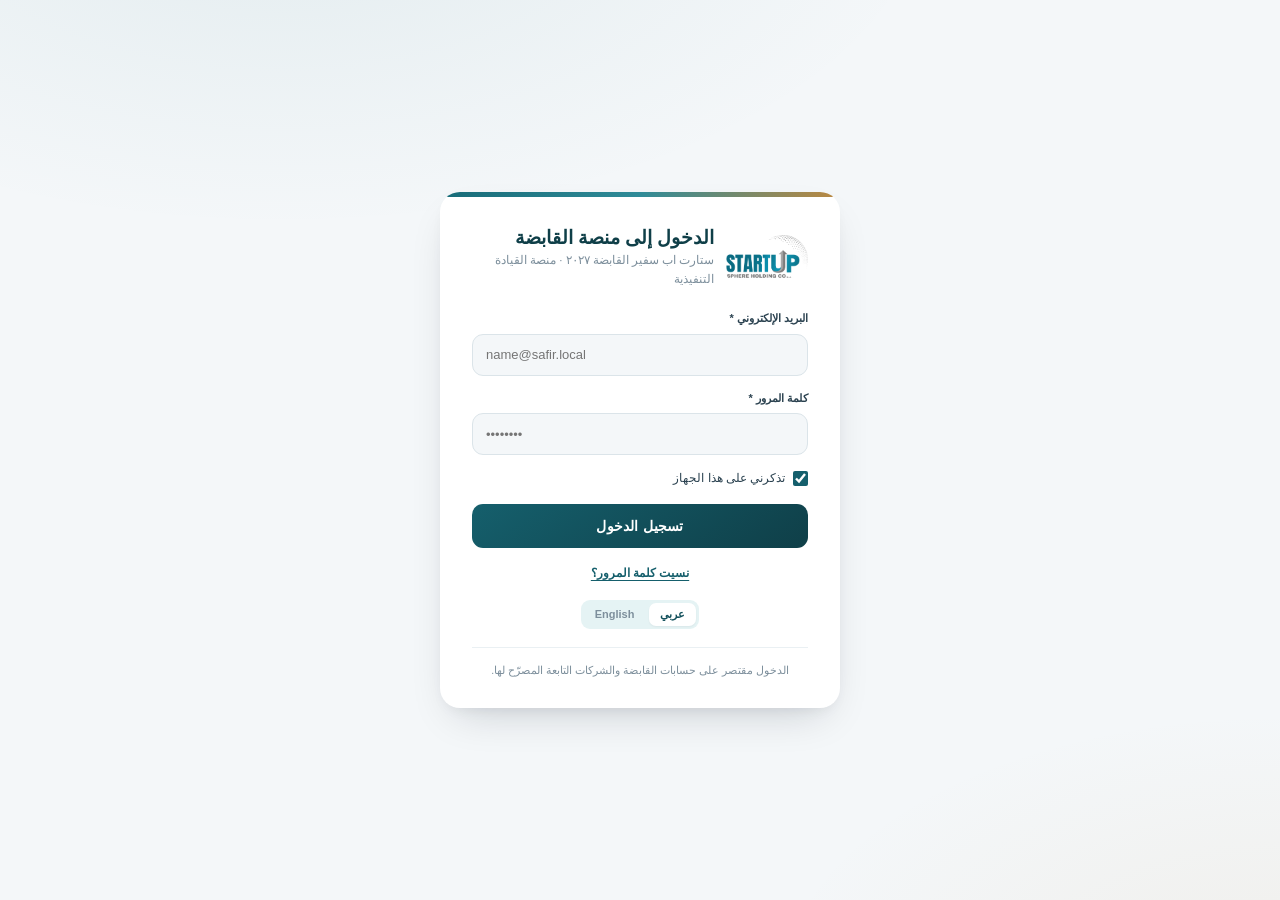
<file: frontend/index.html>
<!DOCTYPE html>
<html lang="ar" dir="rtl" class="lang-ar">
<head>
<meta charset="UTF-8" />
<meta name="viewport" content="width=device-width, initial-scale=1.0" />
<title>ستارت اب سفير القابضة ٢٠٢٧ — لوحة القيادة</title>
<link rel="preconnect" href="https://fonts.googleapis.com">
<link rel="preconnect" href="https://fonts.gstatic.com" crossorigin>
<link href="https://fonts.googleapis.com/css2?family=Alexandria:wght@300;400;500;600;700&family=IBM+Plex+Sans+Arabic:wght@300;400;500;600;700&display=swap" rel="stylesheet">
<link rel="stylesheet" href="styles.css">
<link rel="icon" type="image/png" href="/website/assets/holding-logo.png">
<link rel="apple-touch-icon" href="/website/assets/holding-logo.png">
<meta name="theme-color" content="#0A1730">
</head>
<body>

<!-- ================= LOGIN GATE ================= -->
<div class="login-screen" id="loginScreen">
  <div class="login-card">
    <div class="login-brand">
      <span class="login-mark" id="loginBrandMark" hidden>
        <svg width="24" height="24" viewBox="0 0 24 24" fill="none">
          <path d="M12 2.6 21 7v2.1L12 4.7 3 9.1V7l9-4.4Z" fill="#DCBE72"/>
          <path d="M5.4 10.2v7.1l6.6 3.2 6.6-3.2v-7.1l-6.6 3.2-6.6-3.2Z" fill="#fff" opacity=".92"/>
          <circle cx="12" cy="17.4" r="1.5" fill="#DCBE72"/>
        </svg>
      </span>
      <img class="brand-logo brand-logo-login" id="loginBrandLogo"
           src="/website/assets/holding-logo.png" alt="شركة ستارت اب سفير القابضة ذ.م.م"
           decoding="async" width="46" height="25">
      <div>
        <div class="login-title"><span class="ar">الدخول إلى منصة القابضة</span><span class="en">Sign in to the Holding platform</span></div>
        <div class="login-sub"><span class="ar">ستارت اب سفير القابضة ٢٠٢٧ · منصة القيادة التنفيذية</span><span class="en">Start Upsphere Holding 2027 · Executive Platform</span></div>
      </div>
    </div>

    <div class="login-error" id="loginError"></div>
    <div class="login-notice" id="loginNotice"></div>

    <form id="loginForm" autocomplete="on">
      <div class="login-field">
        <label><span class="ar">البريد الإلكتروني *</span><span class="en">Email *</span></label>
        <input type="email" id="loginEmail" name="email" autocomplete="username" required
               placeholder="name@safir.local" dir="ltr" />
      </div>
      <div class="login-field">
        <label><span class="ar">كلمة المرور *</span><span class="en">Password *</span></label>
        <input type="password" id="loginPassword" name="password" autocomplete="current-password" required
               placeholder="••••••••" dir="ltr" />
      </div>
      <div class="login-actions">
        <!-- Deck slide 6 puts [ ] تذكرني على هذا الجهاز on the sign-in form.
             Checked keeps the session in localStorage (survives a browser
             restart); unchecked keeps it in sessionStorage for this tab only. -->
        <label class="login-remember">
          <input type="checkbox" id="loginRemember" checked />
          <span><span class="ar">تذكرني على هذا الجهاز</span><span class="en">Remember me on this device</span></span>
        </label>
      </div>
      <button type="submit" class="login-btn" id="loginBtn">
        <span class="ar">تسجيل الدخول</span><span class="en">Sign in</span>
      </button>
      <div class="login-links">
        <button type="button" class="login-forgot" id="loginForgot">
          <span class="ar">نسيت كلمة المرور؟</span><span class="en">Forgot password?</span>
        </button>
      </div>
    </form>

    <div class="login-foot">
      <div class="login-lang">
        <button type="button" class="lang-opt on" data-lang="ar">عربي</button>
        <button type="button" class="lang-opt" data-lang="en">English</button>
      </div>
    </div>

    <div class="login-hint">
      <span class="ar">الدخول مقتصر على حسابات القابضة والشركات التابعة المصرّح لها.</span>
      <span class="en">Access is limited to authorised Holding and subsidiary accounts.</span>
    </div>
  </div>
</div>

<div class="stage-wrap">
<div class="stage" id="stage">

<!-- ================= HEADER ================= -->
<header class="header">
  <div class="header-inner">
    <!-- Deck slides 39/89/90: on a phone the sidebar opens from a ☰ button
         rather than turning into a wrapping bar. Shown only ≤1180px. -->
    <button class="nav-toggle" id="navToggle" type="button"
            aria-label="القائمة / Menu" aria-controls="sidebar" aria-expanded="false"
            title="القائمة" data-title-ar="القائمة" data-title-en="Menu">
      <svg width="18" height="18" viewBox="0 0 24 24" fill="none" stroke="currentColor" stroke-width="1.9" stroke-linecap="round" aria-hidden="true"><path d="M3 6h18M3 12h18M3 18h18"/></svg>
    </button>
    <div class="brand">
      <div class="brand-mark" id="brandMark" hidden>
        <svg width="21" height="21" viewBox="0 0 24 24" fill="none">
          <path d="M12 2.6 21 7v2.1L12 4.7 3 9.1V7l9-4.4Z" fill="#DCBE72"/>
          <path d="M5.4 10.2v7.1l6.6 3.2 6.6-3.2v-7.1l-6.6 3.2-6.6-3.2Z" fill="#fff" opacity=".92"/>
          <path d="M12 10.6v9.9" stroke="#0A1730" stroke-width="1.1" opacity=".35"/>
          <circle cx="12" cy="17.4" r="1.5" fill="#DCBE72"/>
        </svg>
      </div>
      <!-- The Holding logo: the owner-supplied mark by default, or the
           admin-uploaded logo when one is configured. -->
      <img class="brand-logo" id="brandLogo"
           src="/website/assets/holding-logo.png" alt="شركة ستارت اب سفير القابضة ذ.م.م"
           decoding="async" width="70" height="38">
      <div class="brand-text">
        <span class="brand-name"><span class="ar">ستارت اب سفير القابضة</span><span class="en">Start Upsphere Holding</span></span>
        <span class="brand-sub"><span class="ar">٢٠٢٧ · منصة القيادة</span><span class="en">2027 · Executive Platform</span></span>
      </div>
    </div>

    <div class="crumb" id="crumb">
      <span class="crumb-ar">منصة القيادة التنفيذية</span>
    </div>

    <div class="h-actions">
      <!-- Universal entity + period selector. The deck's header carries
           [الشركة / المجموعة ▾] and the current reporting period on every
           screen (slides 4, 48), so the same control is offered here rather
           than duplicated inside each view. Both options are built at runtime
           from the entities the user may actually see and the periods that
           hold data. -->
      <div class="scope-ctl" id="scopeCtl">
        <label class="scope-pick" title="الجهة / Entity">
          <svg width="13" height="13" viewBox="0 0 24 24" fill="none" stroke="currentColor" stroke-width="1.8" stroke-linecap="round" stroke-linejoin="round" aria-hidden="true"><path d="M3 21h18"/><path d="M5 21V7l7-4 7 4v14"/><path d="M9 21v-5h6v5"/></svg>
          <span class="scope-lbl"><span class="ar">الشركة / المجموعة ▾</span><span class="en">Company / Group ▾</span></span>
          <select id="scopeCompany" aria-label="الجهة / Entity"></select>
        </label>
        <label class="scope-pick" title="الفترة / Period">
          <svg width="13" height="13" viewBox="0 0 24 24" fill="none" stroke="currentColor" stroke-width="1.8" stroke-linecap="round" stroke-linejoin="round" aria-hidden="true"><rect x="3" y="4.5" width="18" height="16" rx="2"/><path d="M8 3v3M16 3v3M3 10h18"/></svg>
          <select id="scopePeriod" aria-label="الفترة / Period"></select>
        </label>
      </div>
      <div class="lang-switch">
        <button class="lang-opt on" data-lang="ar">عربي</button>
        <button class="lang-opt" data-lang="en">EN</button>
      </div>
      <button class="icon-btn" id="searchBtn" title="بحث" data-title-ar="بحث" data-title-en="Search">
        <svg width="15" height="15" viewBox="0 0 24 24" fill="none" stroke="currentColor" stroke-width="1.9" stroke-linecap="round"><circle cx="11" cy="11" r="7"/><path d="m20 20-3.2-3.2"/></svg>
      </button>
      <button class="icon-btn" id="notifBtn" title="الإشعارات" data-title-ar="الإشعارات" data-title-en="Notifications">
        <svg width="15" height="15" viewBox="0 0 24 24" fill="none" stroke="currentColor" stroke-width="1.8" stroke-linecap="round" stroke-linejoin="round"><path d="M18 8a6 6 0 1 0-12 0c0 7-2.5 8-2.5 8h17S18 15 18 8Z"/><path d="M13.7 20a2 2 0 0 1-3.4 0"/></svg>
        <span class="dot" id="notifDot"></span>
      </button>
      <button class="icon-btn" id="msgBtn" title="الرسائل" data-title-ar="الرسائل" data-title-en="Messages">
        <svg width="15" height="15" viewBox="0 0 24 24" fill="none" stroke="currentColor" stroke-width="1.8" stroke-linecap="round" stroke-linejoin="round"><path d="M21 11.5a8.4 8.4 0 0 1-9 8.4 8.9 8.9 0 0 1-3.9-.9L3 20.5l1.5-4.9a8.4 8.4 0 0 1-1-4.1 8.4 8.4 0 0 1 9-8.4 8.4 8.4 0 0 1 8.5 8.4Z"/></svg>
      </button>
      <div class="profile">
        <div class="avatar">ع</div>
        <div class="p-meta">
          <span class="p-name"><span class="ar">عبدالله السفير</span><span class="en">Abdullah Al-Safir</span></span>
          <span class="p-role"><span class="ar">الرئيس التنفيذي للمجموعة</span><span class="en">Group CEO</span></span>
        </div>
      </div>
      <button class="logout-btn" id="logoutBtn" title="تسجيل الخروج" data-title-ar="تسجيل الخروج" data-title-en="Sign out">
        <svg width="14" height="14" viewBox="0 0 24 24" fill="none" stroke="currentColor" stroke-width="1.9" stroke-linecap="round" stroke-linejoin="round"><path d="M15 3h4a2 2 0 0 1 2 2v14a2 2 0 0 1-2 2h-4"/><path d="M10 17l-5-5 5-5"/><path d="M15 12H5"/></svg>
        <span class="ar">خروج</span><span class="en">Logout</span>
      </button>
    </div>
  </div>
</header>

  <div class="stage-body with-sidebar" id="stageBody">

  <!-- ================= SIDEBAR (left, RTL rail) =================
       The thirteen sections of the approved prototype, in its order: twelve
       under "القائمة الرئيسية" and the owner-only "إدارة المجموعة" under
       "إدارة المالك". Every item keeps a data-perm so the RBAC contract, the
       click/keyboard binding and the aria-current logic stay intact. -->
  <aside class="sidebar" id="sidebar" aria-label="التنقل الرئيسي">
    <div class="sb-brand">
      <span class="sb-mark" id="sbMark" hidden>
        <svg width="19" height="19" viewBox="0 0 24 24" fill="none">
          <path d="M12 2.6 21 7v2.1L12 4.7 3 9.1V7l9-4.4Z" fill="#DCBE72"/>
          <path d="M5.4 10.2v7.1l6.6 3.2 6.6-3.2v-7.1l-6.6 3.2-6.6-3.2Z" fill="#fff" opacity=".92"/>
          <circle cx="12" cy="17.4" r="1.5" fill="#DCBE72"/>
        </svg>
      </span>
      <img class="brand-logo brand-logo-side" id="sbBrandLogo"
           src="/website/assets/holding-logo.png" alt="شركة ستارت اب سفير القابضة ذ.م.م"
           decoding="async" width="34" height="18">
      <div class="sb-brand-text">
        <span class="sb-name"><span class="ar">ستارت اب سفير القابضة</span><span class="en">Start Upsphere Holding</span></span>
        <span class="sb-sub"><span class="ar">٢٠٢٧ · منصة القيادة</span><span class="en">2027 · Executive</span></span>
      </div>
    </div>

    <div class="sb-section">
      <div class="sb-label"><span class="ar">القائمة الرئيسية</span><span class="en">Main menu</span></div>
      <nav class="sb-nav" id="mainNav">
        <div class="nav-item active" data-view="dashboard" data-perm="dashboard.holding dashboard.company" role="button" tabindex="0" aria-current="page"><span class="sb-ico">◫</span><span class="sb-txt"><span class="ar">لوحة القيادة</span><span class="en">Dashboard</span></span></div>
        <div class="nav-item" data-view="leads" data-perm="website_lead.read" role="button" tabindex="0"><span class="sb-ico">◎</span><span class="sb-txt"><span class="ar">العملاء المحتملون</span><span class="en">Leads</span></span></div>
        <div class="nav-item" data-view="requests" data-perm="form.read" role="button" tabindex="0"><span class="sb-ico">⇄</span><span class="sb-txt"><span class="ar">الطلبات</span><span class="en">Requests</span></span></div>
        <div class="nav-item" data-view="advisory" data-perm="advisor.read advisor.session.read_own" role="button" tabindex="0"><span class="sb-ico">✦</span><span class="sb-txt"><span class="ar">التوصيات والاستشارات</span><span class="en">Advisory & Consultations</span></span></div>
        <div class="nav-item" data-view="opportunities" data-perm="project.read" role="button" tabindex="0"><span class="sb-ico">◇</span><span class="sb-txt"><span class="ar">الفرص الاستثمارية</span><span class="en">Investment Opportunities</span></span></div>
        <div class="nav-item" data-view="decisions" data-perm="owner_decision.read" role="button" tabindex="0"><span class="sb-ico">✓</span><span class="sb-txt"><span class="ar">القرارات</span><span class="en">Decisions</span></span></div>
        <div class="nav-item" data-view="reports" data-perm="monthly_report.read_own monthly_report.read_all" role="button" tabindex="0"><span class="sb-ico">▤</span><span class="sb-txt"><span class="ar">التقارير الشهرية</span><span class="en">Monthly Reports</span></span></div>
        <div class="nav-item" data-view="employees" data-perm="employee.read assessment.read" role="button" tabindex="0"><span class="sb-ico">♧</span><span class="sb-txt"><span class="ar">ملفات الموظفين</span><span class="en">Employee Files</span></span></div>
        <div class="nav-item" data-view="hr" data-perm="employee.read employee.movement.read" role="button" tabindex="0"><span class="sb-ico">♙</span><span class="sb-txt"><span class="ar">الموارد البشرية</span><span class="en">Human Resources</span></span></div>
        <div class="nav-item" data-view="assets" data-perm="asset.read" role="button" tabindex="0"><span class="sb-ico">◆</span><span class="sb-txt"><span class="ar">أصول القابضة</span><span class="en">Holding Assets</span></span></div>
        <div class="nav-item" data-view="site" data-perm="website.manage website.content.read website_lead.read" role="button" tabindex="0"><span class="sb-ico">◐</span><span class="sb-txt"><span class="ar">إدارة الموقع</span><span class="en">Website Management</span></span></div>
        <div class="nav-item" data-view="aiReview" data-perm="ai.knowledge.approve ai.knowledge.manage ai.knowledge.read" role="button" tabindex="0"><span class="sb-ico">✦</span><span class="sb-txt"><span class="ar">تعلّم المساعد</span><span class="en">Assistant Learning</span></span></div>
      </nav>
    </div>

    <div class="sb-section">
      <div class="sb-label"><span class="ar">إدارة المالك</span><span class="en">Owner administration</span></div>
      <nav class="sb-nav" id="ownerNav">
        <div class="nav-item" data-view="group" data-perm="company.read ownership.read department.read user.read_all role.read" role="button" tabindex="0"><span class="sb-ico">⚙</span><span class="sb-txt"><span class="ar">إدارة المجموعة</span><span class="en">Group Administration</span></span></div>
      </nav>
    </div>
    <div class="sb-foot">
      <div class="sb-user">
        <div class="sb-avatar" id="sbAvatar">ع</div>
        <div class="sb-user-meta">
          <span class="sb-user-name" id="sbUserName"><span class="ar">عبدالله السفير</span><span class="en">Abdullah Al-Safir</span></span>
          <span class="sb-user-role" id="sbUserRole"><span class="ar">الرئيس التنفيذي للمجموعة</span><span class="en">Group CEO</span></span>
        </div>
      </div>
    </div>
  </aside>

  <!-- Backdrop for the phone nav drawer (deck slides 39/89/90). Inert on
       desktop, where the rail is always visible. -->
  <div class="nav-scrim" id="navScrim" hidden></div>


<div class="board" id="board">

  <!-- ============== PAGE HEAD ============== -->
  <div class="head-row anim view" data-view="dashboard" style="animation-delay:.02s">
    <div>
      <div class="eyebrow"><span class="rule"></span><span id="periodEyebrow"><span class="ar">الرؤية التنفيذية</span><span class="en">Executive View</span></span></div>
      <h1 class="page-title" id="pageTitle"><span class="ar">لوحة القيادة</span><span class="en">Dashboard</span></h1>
      <p class="page-sub" id="pageSub"><span class="ar">ملخص القابضة والشركات التابعة</span><span class="en">Holding and subsidiaries summary</span></p>
    </div>
    <div class="head-right">
      <div class="chip"><span class="live"></span><span id="updatedChip"><span class="ar">تحديث حي</span><span class="en">Live</span></span></div>
      <button class="btn-primary" id="exportBtn">
        <svg width="14" height="14" viewBox="0 0 24 24" fill="none" stroke="currentColor" stroke-width="1.9" stroke-linecap="round" stroke-linejoin="round"><path d="M12 3v12"/><path d="m7 10 5 5 5-5"/><path d="M4 21h16"/></svg>
        <span class="ar">تصدير التقرير التنفيذي</span><span class="en">Export Executive Report</span>
      </button>
    </div>
  </div>

  <!-- ============== ROLE KPI STRIP (deck slides 7-11) ==============
       Each primary role gets its own four tiles instead of the holding
       strip. Populated by hydrateRoleSummary() from the API's role_summary;
       hidden (so the holding strip shows) when the role has no summary. -->
  <section class="kpis role-kpis view" data-view="dashboard" id="roleKpis" hidden></section>

  <!-- Deck slides 7-11: under the role's tiles the deck names the follow-up
       list after the role -- [قرارات بانتظار الاعتماد] for the owner,
       [طلبات ومهام القابضة] for BD, [متابعة شركتك] for the manager,
       [مهامي المسندة إليّ] for the specialist and
       [العملاء المحتملون / مصفوفة العملاء] for sales. app.js sets the wording
       from the role summary, so the deck's own section name is painted.
       Both the role follow-up list and (for a company manager) the smart brief
       live in this one band: they are separate grid rows only in the deck, and
       two siblings that both claim grid-area "role" would paint on top of each
       other. The band is the single grid child; its contents stack. -->
  <div class="role-band view" data-view="dashboard" id="roleBand">
  <section class="role-section" id="roleSection" hidden>
    <div class="role-section-head">
      <h2 id="roleSectionTitle"></h2>
      <!-- Deck slides 7-11: every role follow-up block carries [عرض الكل]. -->
      <button class="btn-outline view-all-btn" id="roleViewAll" type="button" hidden></button>
    </div>
    <div class="av-grid cols-4 role-shortcuts" id="roleShortcuts" hidden></div>
  </section>

  <!-- Deck slide 46: the company manager's short smart brief. Shown only after
       the period's management report is approved ("التقرير معتمد"). The brief
       states one fact and one advice, then offers [نعم، اطلب خطة] / [لا، شكرًا].
       app.js fills it from live figures; the AI role ends at the summary -- the
       plan request is handed to Business Development. -->
  <section class="role-section" id="smartBriefSection" hidden>
    <div class="av-panel">
      <h3><span class="ar">ملخص ذكي قصير لمدير الشركة</span><span class="en">Short smart brief for the company manager</span></h3>
      <p class="note-block" id="sbIntro"></p>
      <p id="sbStatus"></p>
      <div class="kv">
        <div class="kv-row"><div class="k"><span class="ar">وضع الشركة</span><span class="en">Company status</span></div><div class="v" id="sbFact">—</div></div>
        <div class="kv-row"><div class="k"><span class="ar">نصيحة الشهر القادم</span><span class="en">Advice for next month</span></div><div class="v" id="sbAdvice">—</div></div>
      </div>
      <p id="sbQuestion"></p>
      <div class="pbtns">
        <button class="btn-solid" id="sbPlan" type="button" hidden></button>
        <button class="btn-outline" id="sbDecline" type="button" hidden></button>
      </div>
    </div>
  </section>
  </div>

  <!-- ============== KPI STRIP ============== -->
  <section class="kpis view" data-view="dashboard" id="holdingKpis" data-perm="dashboard.holding dashboard.company">
    <div class="kpi anim" style="animation-delay:.06s" data-drill="companies_count" role="button" tabindex="0">
      <div class="kpi-head"><div class="kpi-lbl"><span class="ar">عدد الشركات</span><span class="en">Companies</span></div>
        <div class="kpi-ic"><svg width="14" height="14" viewBox="0 0 24 24" fill="none" stroke="currentColor" stroke-width="1.9" stroke-linecap="round" stroke-linejoin="round"><path d="M3 21h18"/><path d="M5 21V7l7-4 7 4v14"/><path d="M9 21v-5h6v5"/></svg></div></div>
      <div class="kpi-val num" data-kpi="companies_count">…</div>
      <div class="kpi-foot"><span class="delta flat"><span class="ar"><span data-kpi="sector_count">…</span> قطاعات</span><span class="en"><span data-kpi="sector_count_en">…</span> sectors</span></span><span class="ar">شركة تابعة</span><span class="en">subsidiaries</span></div>
    </div>

    <div class="kpi anim" style="animation-delay:.08s" data-drill="total_revenue" role="button" tabindex="0">
      <div class="kpi-head"><div class="kpi-lbl"><span class="ar">إجمالي الإيرادات</span><span class="en">Total Revenue</span></div>
        <div class="kpi-ic"><svg width="14" height="14" viewBox="0 0 24 24" fill="none" stroke="currentColor" stroke-width="1.9" stroke-linecap="round" stroke-linejoin="round"><path d="M3 17l6-6 4 4 8-8"/><path d="M15 7h6v6"/></svg></div></div>
      <div class="kpi-val num"><span data-kpi="total_revenue">…</span><span class="unit"><span class="ar">مليون ر.س</span><span class="en">M SAR</span></span></div>
      <div class="kpi-foot"><span class="delta flat" data-kpi="revenue_delta"><span class="ar">…</span><span class="en">…</span></span><span class="ar">مقارنة بالشهر الماضي</span><span class="en">vs last month</span></div>
    </div>

    <div class="kpi gold anim" style="animation-delay:.10s" data-drill="total_net_result" role="button" tabindex="0">
      <div class="kpi-head"><div class="kpi-lbl"><span class="ar">صافي النتائج</span><span class="en">Net Result</span></div>
        <div class="kpi-ic"><svg width="14" height="14" viewBox="0 0 24 24" fill="none" stroke="currentColor" stroke-width="1.9" stroke-linecap="round" stroke-linejoin="round"><path d="M12 2v20"/><path d="M17 6.5H9.5a3.5 3.5 0 0 0 0 7h5a3.5 3.5 0 0 1 0 7H6"/></svg></div></div>
      <div class="kpi-val num"><span data-kpi="total_net_result">…</span><span class="unit"><span class="ar">مليون ر.س</span><span class="en">M SAR</span></span></div>
      <div class="kpi-foot"><span class="delta flat" data-kpi="net_delta"><span class="ar">…</span><span class="en">…</span></span><span class="ar">هامش ربح <span data-kpi="net_margin">…</span></span><span class="en"><span data-kpi="net_margin_en">…</span> margin</span></div>
    </div>

    <div class="kpi green anim" style="animation-delay:.12s" data-drill="reports_submitted" role="button" tabindex="0">
      <div class="kpi-head"><div class="kpi-lbl"><span class="ar">الشركات التي أرسلت التقرير الشهري</span><span class="en">Reports Submitted</span></div>
        <div class="kpi-ic"><svg width="14" height="14" viewBox="0 0 24 24" fill="none" stroke="currentColor" stroke-width="2" stroke-linecap="round" stroke-linejoin="round"><path d="M20 6 9 17l-5-5"/></svg></div></div>
      <div class="kpi-val num"><span data-kpi="reports_submitted">…</span><span class="unit">/ <span data-kpi="companies_count_unit">…</span></span></div>
      <div class="kpi-foot"><span class="delta flat" data-kpi="reports_pct"><span class="ar">…</span><span class="en">…</span></span><span class="ar">تم الاستلام هذا الشهر</span><span class="en">received</span></div>
    </div>

    <div class="kpi amber anim" style="animation-delay:.14s" data-drill="companies_requiring_attention" role="button" tabindex="0">
      <div class="kpi-head"><div class="kpi-lbl"><span class="ar">الشركات التي تحتاج متابعة</span><span class="en">Need Attention</span></div>
        <div class="kpi-ic"><svg width="14" height="14" viewBox="0 0 24 24" fill="none" stroke="currentColor" stroke-width="1.9" stroke-linecap="round" stroke-linejoin="round"><path d="M12 9v4"/><path d="M12 17h.01"/><path d="M10.3 3.9 1.8 18a2 2 0 0 0 1.7 3h17a2 2 0 0 0 1.7-3L13.7 3.9a2 2 0 0 0-3.4 0Z"/></svg></div></div>
      <div class="kpi-val num" data-kpi="companies_requiring_attention">…</div>
      <div class="kpi-foot"><span class="delta flat"><span class="ar">تحتاج مراجعة</span><span class="en">review</span></span><span class="ar">إدارية هذا الأسبوع</span><span class="en">this week</span></div>
    </div>

    <div class="kpi red anim" style="animation-delay:.16s" data-drill="open_support_requests" role="button" tabindex="0">
      <div class="kpi-head"><div class="kpi-lbl"><span class="ar">الطلبات المفتوحة</span><span class="en">Open Requests</span></div>
        <div class="kpi-ic"><svg width="14" height="14" viewBox="0 0 24 24" fill="none" stroke="currentColor" stroke-width="1.9" stroke-linecap="round" stroke-linejoin="round"><path d="M21 11.5a8.4 8.4 0 0 1-9 8.4 8.9 8.9 0 0 1-3.9-.9L3 20.5l1.5-4.9a8.4 8.4 0 0 1-1-4.1 8.4 8.4 0 0 1 9-8.4 8.4 8.4 0 0 1 8.5 8.4Z"/></svg></div></div>
      <div class="kpi-val num" data-kpi="open_support_requests">…</div>
      <div class="kpi-foot"><span class="delta flat"><span class="ar"><span data-kpi="support_pending">…</span> قيد المعالجة</span><span class="en"><span data-kpi="support_pending_en">…</span> in progress</span></span><span class="ar">من الشركات التابعة</span><span class="en">from subsidiaries</span></div>
    </div>
  </section>

  <!-- ============== HOLDING AI (left column) ============== -->
  <section class="ai anim view" data-view="dashboard" style="animation-delay:.18s" data-perm="ai.holding ai.company">
    <div class="ai-top">
      <div class="ai-orb">
        <svg width="19" height="19" viewBox="0 0 24 24" fill="none">
          <path d="M12 3.4 13.9 9l5.6 1.9-5.6 1.9L12 18.4l-1.9-5.6L4.5 10.9 10.1 9 12 3.4Z" fill="#DCBE72"/>
          <circle cx="18.6" cy="5.4" r="1.5" fill="#fff" opacity=".85"/>
          <circle cx="5.6" cy="17.6" r="1.2" fill="#fff" opacity=".55"/>
        </svg>
      </div>
      <div class="ai-id">
        <h2><span class="ar">الذكاء الاصطناعي للقابضة</span><span class="en">Holding AI</span><span class="badge-ai">AI</span></h2>
        <p><span class="ar">مساعد ذكاء الأعمال والاستثمار</span><span class="en">Business &amp; Investment Assistant</span></p>
      </div>
    </div>

    <div class="ai-body">
      <div class="ask-label">
        <svg width="12" height="12" viewBox="0 0 24 24" fill="none" stroke="#B08A31" stroke-width="2" stroke-linecap="round"><path d="M12 3.4 13.9 9l5.6 1.9-5.6 1.9L12 18.4l-1.9-5.6L4.5 10.9 10.1 9 12 3.4Z"/></svg>
        <span class="ar">اسأل عن أداء المجموعة بلغة طبيعية</span><span class="en">Ask about group performance in natural language</span>
      </div>
      <div class="ask-box">
        <svg width="15" height="15" viewBox="0 0 24 24" fill="none" stroke="#9DAABD" stroke-width="1.8" stroke-linecap="round"><circle cx="11" cy="11" r="7"/><path d="m20 20-3.2-3.2"/></svg>
        <input type="text" placeholder="مثال: ملخص أداء المجموعة هذا الشهر" />
        <button class="ask-send" title="إرسال" data-title-ar="إرسال" data-title-en="Send">
          <svg width="15" height="15" viewBox="0 0 24 24" fill="none" stroke="currentColor" stroke-width="1.9" stroke-linecap="round" stroke-linejoin="round"><path d="M20 4 3 11l7 2.4L12.6 21 20 4Z"/></svg>
        </button>
      </div>
      <div class="suggest">
        <span class="sugg gold"><span class="ar">ملخص أداء المجموعة هذا الشهر</span><span class="en">Group performance summary</span></span>
        <span class="sugg"><span class="ar">أي شركة تحتاج متابعة؟</span><span class="en">Which company needs attention?</span></span>
        <span class="sugg"><span class="ar">فرص استثمارية</span><span class="en">Investment opportunities</span></span>
        <span class="sugg"><span class="ar">تحليل هامش الربح</span><span class="en">Profit margin analysis</span></span>
      </div>

      <div class="answer" id="aiAnswer">
        <div class="answer-head">
          <div class="ai-orb" style="width:22px;height:22px;border-radius:8px;">
            <svg width="12" height="12" viewBox="0 0 24 24" fill="none"><path d="M12 3.4 13.9 9l5.6 1.9-5.6 1.9L12 18.4l-1.9-5.6L4.5 10.9 10.1 9 12 3.4Z" fill="#DCBE72"/></svg>
          </div>
          <span class="who"><span class="ar">ملخص تنفيذي مُولَّد بالذكاء الاصطناعي</span><span class="en">AI-generated executive summary</span></span>
          <span class="time" id="aiAnswerPeriod"><span class="ar"></span><span class="en"></span></span>
        </div>
        <div class="answer-q"><span class="ar">«ملخص أداء المجموعة هذا الشهر»</span><span class="en">“Group performance summary this month”</span></div>
        <div id="aiAnswerBody">
          <div class="state"><span class="spinner"></span>
            <span class="ar">جارٍ تحميل الملخص التنفيذي…</span>
            <span class="en">Loading executive summary…</span></div>
        </div>

      </div>

      <!-- Knowledge-base assistant (RAG). Separate from the figures assistant:
           it answers only from approved, in-scope knowledge documents and
           cites them. Gated on ai.knowledge.ask. -->
      <div class="kb-ask" id="kbAsk" data-perm="ai.knowledge.ask">
        <div class="ask-label">
          <svg width="12" height="12" viewBox="0 0 24 24" fill="none" stroke="#B08A31" stroke-width="2" stroke-linecap="round"><path d="M12 3.4 13.9 9l5.6 1.9-5.6 1.9L12 18.4l-1.9-5.6L4.5 10.9 10.1 9 12 3.4Z"/></svg>
          <span class="ar">اسأل قاعدة المعرفة</span><span class="en">Ask the knowledge base</span>
        </div>
        <div class="ask-box" id="kbAskBox">
          <svg width="15" height="15" viewBox="0 0 24 24" fill="none" stroke="#9DAABD" stroke-width="1.8" stroke-linecap="round"><circle cx="11" cy="11" r="7"/><path d="m20 20-3.2-3.2"/></svg>
          <input id="kbInput" type="text" placeholder="مثال: سياسة الإجازات" />
          <button class="ask-send" id="kbSend" title="إرسال" data-title-ar="إرسال" data-title-en="Send">
            <svg width="15" height="15" viewBox="0 0 24 24" fill="none" stroke="currentColor" stroke-width="1.9" stroke-linecap="round" stroke-linejoin="round"><path d="M20 4 3 11l7 2.4L12.6 21 20 4Z"/></svg>
          </button>
        </div>
        <div class="answer" id="kbAnswer" style="display:none">
          <div class="answer-head">
            <div class="ai-orb" style="width:22px;height:22px;border-radius:8px;">
              <svg width="12" height="12" viewBox="0 0 24 24" fill="none"><path d="M12 3.4 13.9 9l5.6 1.9-5.6 1.9L12 18.4l-1.9-5.6L4.5 10.9 10.1 9 12 3.4Z" fill="#DCBE72"/></svg>
            </div>
            <span class="who"><span class="ar">إجابة من قاعدة المعرفة المعتمدة</span><span class="en">Answer from the approved knowledge base</span></span>
          </div>
          <div class="answer-q" id="kbAnswerQ"></div>
          <div id="kbAnswerBody"></div>
        </div>
      </div>
    </div>
  </section>

  <!-- ============== AI INSIGHTS (bottom-left) ============== -->
  <section class="aii anim view" data-view="dashboard" style="animation-delay:.30s" data-perm="dashboard.holding dashboard.company">
    <div class="aii-head">
      <div class="t-ico gold"><svg width="14" height="14" viewBox="0 0 24 24" fill="none" stroke="currentColor" stroke-width="1.9" stroke-linecap="round" stroke-linejoin="round"><path d="M12 3.4 13.9 9l5.6 1.9-5.6 1.9L12 18.4l-1.9-5.6L4.5 10.9 10.1 9 12 3.4Z"/></svg></div>
      <h2><span class="ar">رؤى الذكاء الاصطناعي</span><span class="en">AI Insights</span></h2>
      <span class="cnt"><span class="ar"><span data-kpi="insights_count">…</span> رؤى</span><span class="en"><span data-kpi="insights_count_en">…</span> insights</span></span>
    </div>
    <div class="aii-list" id="insightsList">
      <div class="state"><span class="spinner"></span><span class="ar">جارٍ تحميل الرؤى…</span><span class="en">Loading insights…</span></div>
    </div>
  </section>

  <!-- ============== MONTHLY COMPANY REPORTS ============== -->
  <section class="card reports anim view" data-view="dashboard" style="animation-delay:.22s" data-perm="monthly_report.read_own monthly_report.read_all">
    <div class="card-head">
      <div class="card-title">
        <div class="t-ico"><svg width="15" height="15" viewBox="0 0 24 24" fill="none" stroke="currentColor" stroke-width="1.9" stroke-linecap="round" stroke-linejoin="round"><path d="M14 3H7a2 2 0 0 0-2 2v14a2 2 0 0 0 2 2h10a2 2 0 0 0 2-2V8l-5-5Z"/><path d="M14 3v5h5"/><path d="M9 13h6M9 17h4"/></svg></div>
        <div>
          <h2><span class="ar">التقارير الشهرية للشركات</span><span class="en">Monthly Company Reports</span></h2>
        </div>
      </div>
      <span class="link-more" data-nav="reports"><span class="ar">عرض الكل</span><span class="en">View all</span><svg width="13" height="13" viewBox="0 0 24 24" fill="none" stroke="currentColor" stroke-width="2" stroke-linecap="round" stroke-linejoin="round"><path d="m15 18-6-6 6-6"/></svg></span>
    </div>
    <div class="card-body">
      <div class="rep-grid">
        <div class="state"><span class="spinner"></span><span class="ar">جارٍ تحميل تقارير الشركات…</span><span class="en">Loading company reports…</span></div>
      </div>
    </div>
  </section>

  <!-- ============== SUPPORT REQUESTS ============== -->
  <section class="card support anim view" data-view="dashboard" style="animation-delay:.26s" data-perm="support_request.read_own support_request.read_all">
    <div class="card-head">
      <div class="card-title">
        <div class="t-ico"><svg width="15" height="15" viewBox="0 0 24 24" fill="none" stroke="currentColor" stroke-width="1.9" stroke-linecap="round" stroke-linejoin="round"><path d="M21 15a2 2 0 0 1-2 2H7l-4 4V5a2 2 0 0 1 2-2h14a2 2 0 0 1 2 2Z"/></svg></div>
        <div>
          <h2><span class="ar">طلبات الدعم من الشركات</span><span class="en">Support Requests</span></h2>
        </div>
      </div>
      <span class="link-more" data-nav="support"><span class="ar">عرض الكل</span><span class="en">View all</span><svg width="13" height="13" viewBox="0 0 24 24" fill="none" stroke="currentColor" stroke-width="2" stroke-linecap="round" stroke-linejoin="round"><path d="m15 18-6-6 6-6"/></svg></span>
    </div>
    <div class="card-body">
      <table class="table">
        <thead>
          <tr>
            <th><span class="ar">الشركة</span><span class="en">Company</span></th>
            <th><span class="ar">نوع الطلب</span><span class="en">Type</span></th>
            <th><span class="ar">التاريخ</span><span class="en">Date</span></th>
            <th><span class="ar">القسم المسؤول</span><span class="en">Department</span></th>
            <th><span class="ar">الحالة</span><span class="en">Status</span></th>
          </tr>
        </thead>
        <tbody id="supportBody">
          <tr><td colspan="5"><div class="state"><span class="spinner"></span><span class="ar">جارٍ تحميل الطلبات…</span><span class="en">Loading requests…</span></div></td></tr>
        </tbody>
      </table>
    </div>
  </section>

  <!-- ============== ATTENTION TODAY (S01 / brief §4) ============== -->
  <section class="attention anim view" data-view="dashboard" style="animation-delay:.28s" data-perm="dashboard.holding dashboard.company">
    <div class="attention-head">
      <div class="card-title">
        <div class="t-ico"><svg width="16" height="16" viewBox="0 0 24 24" fill="none" stroke="currentColor" stroke-width="1.9" stroke-linecap="round" stroke-linejoin="round"><path d="M12 9v4M12 17h.01"/><path d="M10.3 3.9 1.8 18a2 2 0 0 0 1.7 3h17a2 2 0 0 0 1.7-3L13.7 3.9a2 2 0 0 0-3.4 0Z"/></svg></div>
        <div>
          <h2><span class="ar">ماذا يحتاج اهتمامك اليوم؟</span><span class="en">What needs your attention today?</span></h2>
          <div class="t-sub"><span class="ar">بنود تتطلب إجراءً مباشرًا الآن</span><span class="en">Items requiring direct action now</span></div>
        </div>
      </div>
      <span class="attn-count" id="attnCount">—</span>
    </div>
    <div class="attention-body" id="prioritiesList">
      <div class="state"><span class="spinner"></span><span class="ar">جارٍ تحميل ما يحتاج اهتمامك…</span><span class="en">Loading what needs your attention…</span></div>
    </div>
  </section>

  <!-- ============== RIGHT COLUMN ============== -->
  <div class="rel view" data-view="dashboard">

    <!-- Group structure map -->
    <section class="card map-card anim" style="animation-delay:.30s" data-perm="dashboard.holding dashboard.company">
      <div class="card-head">
        <div class="card-title">
          <div class="t-ico"><svg width="15" height="15" viewBox="0 0 24 24" fill="none" stroke="currentColor" stroke-width="1.9" stroke-linecap="round" stroke-linejoin="round"><circle cx="12" cy="5" r="2.4"/><circle cx="5" cy="19" r="2.4"/><circle cx="19" cy="19" r="2.4"/><path d="M12 7.4v4M12 11.4 6.4 16.8M12 11.4l5.6 5.4"/></svg></div>
          <div><h2><span class="ar">هيكل المجموعة</span><span class="en">Group Structure</span></h2></div>
        </div>
        <span class="chip" style="padding:5px 9px;font-size:9.5px"><span class="ar"><span data-kpi="structure_count">…</span> شركات</span><span class="en"><span data-kpi="structure_count_en">…</span> companies</span></span>
      </div>
      <div class="card-body">
        <div class="map-hub">
          <div class="hub">
            <div class="hub-logo">
              <svg width="18" height="18" viewBox="0 0 24 24" fill="none">
                <path d="M12 2.6 21 7v2.1L12 4.7 3 9.1V7l9-4.4Z" fill="#fff" opacity=".95"/>
                <path d="M5.4 10.2v7.1l6.6 3.2 6.6-3.2v-7.1l-6.6 3.2-6.6-3.2Z" fill="#fff" opacity=".78"/>
              </svg>
            </div>
            <div class="hub-txt">
              <h3><span class="ar">ستارت اب سفير القابضة ٢٠٢٧</span><span class="en">Start Upsphere Holding 2027</span></h3>
              <p><span class="ar">الكيان المركزي · <span data-kpi="hub_total">…</span> مليون ر.س</span><span class="en">Central Entity · SAR <span data-kpi="hub_total_en">…</span>M</span></p>
            </div>
          </div>
        </div>
        <div class="connector"><div class="bus"></div></div>
        <div class="subs">
          <div class="state"><span class="spinner"></span><span class="ar">جارٍ تحميل هيكل المجموعة…</span><span class="en">Loading group structure…</span></div>
        </div>
      </div>
    </section>

    <!-- Companies overview -->
    <section class="card ov-card anim" style="animation-delay:.34s" data-perm="dashboard.holding dashboard.company">
      <div class="card-head">
        <div class="card-title">
          <div class="t-ico gold"><svg width="15" height="15" viewBox="0 0 24 24" fill="none" stroke="currentColor" stroke-width="1.9" stroke-linecap="round" stroke-linejoin="round"><path d="M3 21h18"/><path d="M5 21V7l7-4 7 4v14"/><path d="M9 21v-5h6v5"/></svg></div>
          <div><h2><span class="ar">نظرة عامة على الشركات</span><span class="en">Companies Overview</span></h2></div>
        </div>
      </div>
      <div class="card-body">
        <div class="state"><span class="spinner"></span><span class="ar">جارٍ تحميل نظرة الشركات…</span><span class="en">Loading companies overview…</span></div>
      </div>
    </section>

  </div><!-- /rel -->

</div><!-- /board -->

<!-- ============== ROUTED APPLICATION VIEWS ==============
     These replace the dashboard board when a nav item other than
     Dashboard is active. Each is filled from the real API by app.js. -->

<section class="app-view view-hidden" id="view-subsidiaries" data-view="subsidiaries" data-perm="company.read">
  <div class="av-head">
    <div>
      <h1><span class="ar">الشركات التابعة</span><span class="en">Subsidiaries</span></h1>
      <p><span class="ar">الشركات التي تسمح لك صلاحياتك بالاطلاع عليها.</span><span class="en">Companies your permissions allow you to see.</span></p>
    </div>
    <div class="av-toolbar">
      <button class="btn-outline" id="subsRefresh"><span class="ar">تحديث</span><span class="en">Refresh</span></button>
    </div>
  </div>
  <div id="subsList" class="av-grid cols-3"></div>
</section>

<section class="app-view view-hidden" id="view-reports" data-view="reports" data-perm="monthly_report.read_own monthly_report.read_all">
  <div class="av-head">
    <div>
      <h1><span class="ar">التقارير الشهرية</span><span class="en">Monthly Reports</span></h1>
      <p><span class="ar">تقارير الشركات التابعة لهذه الفترة.</span><span class="en">Subsidiary reports for the selected period.</span></p>
    </div>
    <div class="av-toolbar">
      <select class="av-select" id="repYear"></select>
      <select class="av-select" id="repStatus">
        <option value=""><span class="ar">كل الحالات</span><span class="en">All statuses</span></option>
        <option value="draft">Draft</option>
        <option value="submitted">Submitted</option>
        <option value="under_review">Under review</option>
        <option value="reviewed">Reviewed</option>
      </select>
      <button class="btn-outline" id="repRefresh"><span class="ar">تحديث</span><span class="en">Refresh</span></button>
    </div>
  </div>
  <div id="reportsList" class="av-list"></div>
</section>

<section class="app-view view-hidden" id="view-financial" data-view="financial" data-perm="financial_summary.read_own financial_summary.read_all">
  <div class="av-head">
    <div>
      <h1><span class="ar">الملخص المالي الشهري</span><span class="en">Monthly Financial Summary</span></h1>
      <p><span class="ar">ملخص الشركات التابعة، مراجعة المحاسب والاعتماد، والتصحيح التاريخي.</span><span class="en">Subsidiary summaries, accountant review and approval, and historical correction.</span></p>
    </div>
    <div class="av-toolbar">
      <select class="av-select" id="finCompany"></select>
      <button class="btn-solid" id="finNew"><span class="ar">ملخص جديد</span><span class="en">New summary</span></button>
      <button class="btn-outline" id="finRefresh"><span class="ar">تحديث</span><span class="en">Refresh</span></button>
    </div>
  </div>
  <div id="financialList" class="av-list"></div>
</section>

<section class="app-view view-hidden" id="view-support" data-view="support" data-perm="support_request.read_own support_request.read_all">
  <div class="av-head">
    <div>
      <h1><span class="ar">الدعم والخدمات</span><span class="en">Support</span></h1>
      <p><span class="ar">الطلبات الواردة من الشركات التابعة إلى القابضة.</span><span class="en">Requests raised by subsidiaries to the Holding.</span></p>
    </div>
    <div class="av-toolbar">
      <select class="av-select" id="supStatus">
        <option value=""><span class="ar">كل الحالات</span><span class="en">All statuses</span></option>
        <option value="new">New</option>
        <option value="in_progress">In progress</option>
        <option value="completed">Completed</option>
        <option value="closed">Closed</option>
      </select>
      <button class="btn-outline" id="supRefresh"><span class="ar">تحديث</span><span class="en">Refresh</span></button>
      <button class="btn-solid" id="supNew" data-perm="support_request.create"><span class="ar">طلب جديد</span><span class="en">New request</span></button>
    </div>
  </div>
  <div id="supportList" class="av-list"></div>
</section>

<section class="app-view view-hidden" id="view-requests" data-view="requests" data-perm="form.read">
  <div class="av-head">
    <div>
      <h1><span class="ar">الطلبات</span><span class="en">Requests</span></h1>
      <p><span class="ar">الطلبات المبنية على نماذج ديناميكية ومسار موافقاتها.</span><span class="en">Requests built on dynamic forms, with their approval path.</span></p>
    </div>
    <div class="av-toolbar">
      <select class="av-select" id="reqFormFilter"></select>
      <select class="av-select" id="reqStatusFilter">
        <option value=""><span class="ar">كل الحالات</span><span class="en">All statuses</span></option>
        <option value="draft">Draft</option>
        <option value="incomplete">Incomplete</option>
        <option value="in_review">In review</option>
        <option value="approved">Approved</option>
        <option value="rejected">Rejected</option>
        <option value="cancelled">Cancelled</option>
      </select>
      <button class="btn-outline" id="reqRefresh"><span class="ar">تحديث</span><span class="en">Refresh</span></button>
      <button class="btn-solid" id="reqNew" data-perm="form.submit"><span class="ar">طلب جديد</span><span class="en">New request</span></button>
    </div>
  </div>
  <div id="requestsList" class="av-list"></div>
</section>

<section class="app-view view-hidden" id="view-approvals" data-view="approvals" data-perm="approval.read_own approval.read_all">
  <div class="av-head">
    <div>
      <h1><span class="ar">الموافقات</span><span class="en">Approvals</span></h1>
      <p><span class="ar">الطلبات التي تنتظر إجرائك عليها.</span><span class="en">Requests currently awaiting your action.</span></p>
    </div>
    <div class="av-toolbar">
      <button class="btn-outline" id="apprRefresh"><span class="ar">تحديث</span><span class="en">Refresh</span></button>
    </div>
  </div>
  <div id="approvalsList" class="av-list"></div>
</section>

<section class="app-view view-hidden" id="view-documents" data-view="documents" data-perm="document.read">
  <div class="av-head">
    <div>
      <h1><span class="ar">المستندات</span><span class="en">Documents</span></h1>
      <p><span class="ar">المستندات المؤسسية ومواعيد انتهائها.</span><span class="en">Corporate documents and their expiry dates.</span></p>
    </div>
    <div class="av-toolbar">
      <select class="av-select" id="docCatFilter"></select>
      <select class="av-select" id="docExpiryFilter">
        <option value=""><span class="ar">كل الصلاحيات</span><span class="en">Any validity</span></option>
        <option value="expiring_soon">Expiring soon</option>
        <option value="expired">Expired</option>
        <option value="valid">Valid</option>
      </select>
      <button class="btn-outline" id="docRefresh"><span class="ar">تحديث</span><span class="en">Refresh</span></button>
      <button class="btn-solid" id="docNew" data-perm="document.upload"><span class="ar">رفع مستند</span><span class="en">Upload</span></button>
    </div>
  </div>
  <div id="docsSummary" class="av-grid cols-3" style="margin-bottom:12px"></div>
  <div id="documentsList" class="av-list"></div>
</section>

<section class="app-view view-hidden" id="view-investments" data-view="investments" data-perm="dashboard.holding">
  <div class="av-head">
    <div>
      <h1><span class="ar">الاستثمارات</span><span class="en">Investments</span></h1>
      <p><span class="ar">فرص ومؤشرات استثمارية مستخرجة من بيانات المجموعة.</span><span class="en">Investment opportunities and indicators derived from group data.</span></p>
    </div>
  </div>
  <div id="investContent"></div>
</section>

<section class="app-view view-hidden" id="view-bi" data-view="bi" data-perm="dashboard.holding dashboard.company">
  <div class="av-head">
    <div>
      <h1><span class="ar">ذكاء الأعمال</span><span class="en">Business Intelligence</span></h1>
      <p><span class="ar">تحليل الأداء والرؤى التنفيذية المولّدة آليًا.</span><span class="en">Performance analysis and auto-generated executive insights.</span></p>
    </div>
    <div class="av-toolbar">
      <button class="btn-solid" id="biSummarize"><span class="ar">إعداد ملخص</span><span class="en">Prepare summary</span></button>
    </div>
  </div>
  <div id="biContent"></div>
</section>

<section class="app-view view-hidden" id="view-analytics" data-view="analytics" data-perm="analytics.holding analytics.company analytics.operations analytics.compliance">
  <div class="av-head">
    <div>
      <h1><span class="ar">التحليلات والتقارير المتقدمة</span><span class="en">Advanced Analytics</span></h1>
      <p><span class="ar">اتجاهات المجموعة، الأداء التشغيلي، الالتزام، والملخص التنفيذي المُستمد من البيانات الحيّة.</span><span class="en">Group trends, operational performance, compliance and the executive briefing derived from live data.</span></p>
    </div>
    <div class="av-toolbar" id="anTabs">
      <button class="chip on" data-an-tab="briefing"><span class="ar">الملخص التنفيذي</span><span class="en">Executive briefing</span></button>
      <button class="chip" data-an-tab="holding" data-perm="analytics.holding"><span class="ar">نظرة المجموعة</span><span class="en">Holding overview</span></button>
      <button class="chip" data-an-tab="operations" data-perm="analytics.operations"><span class="ar">التشغيل</span><span class="en">Operations</span></button>
      <button class="chip" data-an-tab="compliance" data-perm="analytics.compliance"><span class="ar">الالتزام</span><span class="en">Compliance</span></button>
      <button class="chip" data-an-tab="investments" data-perm="analytics.holding"><span class="ar">الاستثمار</span><span class="en">Investment</span></button>
    </div>
  </div>
  <div id="anContent"></div>
</section>

<section class="app-view view-hidden" id="view-inbox" data-view="inbox" data-perm="notification.read_own">
  <div class="av-head">
    <div>
      <h1><span class="ar">مركز الإشعارات</span><span class="en">Notification Centre</span></h1>
      <p><span class="ar">أحداث حقيقية من النظام: موافقات، طلبات دعم، تقارير شهرية ومستندات.</span><span class="en">Real system events: approvals, support requests, monthly reports and documents.</span></p>
    </div>
    <div class="av-toolbar">
      <button class="chip on" id="inboxAll"><span class="ar">الكل</span><span class="en">All</span></button>
      <button class="chip" id="inboxUnread"><span class="ar">غير المقروء</span><span class="en">Unread</span></button>
      <button class="btn-outline" id="inboxReadAll"><span class="ar">تعليم الكل كمقروء</span><span class="en">Mark all read</span></button>
      <button class="btn-outline" id="inboxPrefs"><span class="ar">تفضيلات القنوات</span><span class="en">Channel preferences</span></button>
    </div>
  </div>
  <div id="inboxContent" class="av-grid cols-1"></div>
  <div id="inboxPrefsPanel" class="av-grid cols-1 view-hidden"></div>
</section>

<section class="app-view view-hidden" id="view-leads" data-view="leads" data-perm="website_lead.read">
  <div class="av-head">
    <div>
      <h1><span class="ar">طلبات الموقع</span><span class="en">Website Leads</span></h1>
      <p><span class="ar">الطلبات الواردة من الموقع العام: التأسيس، دراسات الجدوى، الاهتمام بالفرص وعروض الشركات.</span><span class="en">Requests arriving from the public website: formation, feasibility, opportunity interest and business listings.</span></p>
    </div>
    <div class="av-toolbar" id="leadFilters">
      <button class="chip on" data-lead-status=""><span class="ar">الكل</span><span class="en">All</span></button>
      <button class="chip" data-lead-status="new"><span class="ar">جديد</span><span class="en">New</span></button>
      <button class="chip" data-lead-status="in_progress"><span class="ar">قيد المعالجة</span><span class="en">In progress</span></button>
      <button class="chip" data-lead-status="closed"><span class="ar">مغلق</span><span class="en">Closed</span></button>
    </div>
  </div>
  <div class="av-toolbar" id="leadViewTabs">
    <button class="chip on" data-lead-view="leads" data-perm="website_lead.read"><span class="ar">الطلبات</span><span class="en">Leads</span></button>
    <button class="chip" data-lead-view="opportunities" data-perm="website_opportunity.review"><span class="ar">العروض المقدَّمة</span><span class="en">Submitted listings</span></button>
  </div>
  <div id="leadStats" class="av-grid cols-1"></div>
  <div id="leadContent" class="av-grid cols-1"></div>
  <div id="oppView" class="view-hidden">
    <div class="av-toolbar" id="oppFilters">
      <button class="chip on" data-opp-filter=""><span class="ar">الكل</span><span class="en">All</span></button>
      <button class="chip" data-opp-filter="submitted"><span class="ar">مُقدَّم</span><span class="en">Submitted</span></button>
      <button class="chip" data-opp-filter="under_review"><span class="ar">قيد المراجعة</span><span class="en">Under review</span></button>
      <button class="chip" data-opp-filter="published"><span class="ar">منشور</span><span class="en">Published</span></button>
      <button class="chip" data-opp-filter="rejected"><span class="ar">مرفوض</span><span class="en">Rejected</span></button>
    </div>
    <div id="oppContent" class="av-grid cols-1"></div>
  </div>
</section>

<section class="app-view view-hidden" id="view-employees" data-view="employees" data-perm="employee.read assessment.read advisor.read advisor.session.read_own">
  <div class="av-head">
    <div>
      <h1><span class="ar">الموظفون والتقييم</span><span class="en">Employees &amp; Assessment</span></h1>
      <p><span class="ar">سجل الموظفين لكل شركة، الحركات والرصيد اليدوي، والتقييمات مع قاعدة الأدلة الإلزامية.</span><span class="en">Per-company employee register, manual movements and balances, and assessments with the mandatory-evidence rule.</span></p>
    </div>
    <div class="av-toolbar" id="empTabs">
      <button class="chip on" data-emp-tab="employees" data-perm="employee.read"><span class="ar">الموظفون</span><span class="en">Employees</span></button>
      <button class="chip" data-emp-tab="assessments" data-perm="assessment.read"><span class="ar">التقييمات</span><span class="en">Assessments</span></button>
      <button class="chip" data-emp-tab="advisors" data-perm="advisor.read advisor.session.read_own"><span class="ar">الجلسات الاستشارية</span><span class="en">Advisory sessions</span></button>
    </div>
  </div>
  <div id="empContent" class="av-grid cols-1"></div>
</section>

<section class="app-view view-hidden" id="view-operations" data-view="operations" data-perm="task.read_own task.read_all weekly_report.read_own weekly_report.read_all campaign.read">
  <div class="av-head">
    <div>
      <h1><span class="ar">العمليات والمهام</span><span class="en">Operations &amp; Tasks</span></h1>
      <p><span class="ar">المهام ودورة حياتها، التقارير الأسبوعية، والحملات التسويقية بنتائجها.</span><span class="en">Tasks and their lifecycle, weekly reports, and marketing campaigns with their results.</span></p>
    </div>
    <div class="av-toolbar" id="opsTabs">
      <button class="chip on" data-ops-tab="tasks" data-perm="task.read_own task.read_all"><span class="ar">المهام</span><span class="en">Tasks</span></button>
      <button class="chip" data-ops-tab="weekly" data-perm="weekly_report.read_own weekly_report.read_all"><span class="ar">التقارير الأسبوعية</span><span class="en">Weekly reports</span></button>
      <button class="chip" data-ops-tab="campaigns" data-perm="campaign.read"><span class="ar">الحملات</span><span class="en">Campaigns</span></button>
      <button class="chip" data-ops-tab="briefs" data-perm="management_brief.read"><span class="ar">تقرير تطوير الأعمال</span><span class="en">BD brief</span></button>
    </div>
  </div>
  <div id="opsContent" class="av-grid cols-1"></div>
</section>

<section class="app-view view-hidden" id="view-decisions" data-view="decisions" data-perm="owner_decision.read">
  <div class="av-head">
    <div>
      <h1><span class="ar">قرارات المالك</span><span class="en">Owner Decisions</span></h1>
      <p><span class="ar">قرارات مرقّمة بمُنفّذ وتاريخ استحقاق ومتابعة وسجل كامل للحالة.</span><span class="en">Numbered decisions with an executor, due date, follow-up and a full status history.</span></p>
    </div>
  </div>
  <div id="decContent" class="av-grid cols-1"></div>
</section>

<section class="app-view view-hidden" id="view-feedback" data-view="feedback" data-perm="weekly_report.read_own weekly_report.read_all management_brief.read monthly_report.read_own monthly_report.read_all">
  <div class="av-head">
    <div>
      <h1><span class="ar">التغذية الراجعة</span><span class="en">Feedback</span></h1>
      <p><span class="ar">ملاحظات الشركات والموظفين وتقارير الأداء الواردة، مع التصنيف والمتابعة.</span><span class="en">Feedback, updates and performance reports from subsidiaries and staff, with classification and follow-up.</span></p>
    </div>
    <div class="av-toolbar">
      <select class="av-select" id="fbSourceFilter">
        <option value=""><span class="ar">كل المصادر</span><span class="en">All sources</span></option>
        <option value="weekly_report"><span class="ar">تقارير أسبوعية</span><span class="en">Weekly reports</span></option>
        <option value="management_brief"><span class="ar">تقارير إدارية</span><span class="en">Management briefs</span></option>
        <option value="monthly_report"><span class="ar">تقارير شهرية</span><span class="en">Monthly reports</span></option>
      </select>
      <button class="btn-outline" id="fbRefresh"><span class="ar">تحديث</span><span class="en">Refresh</span></button>
    </div>
  </div>
  <div id="fbSummary" class="av-grid cols-3" style="margin-bottom:11px"></div>
  <div id="feedbackList" class="av-list"></div>
</section>

<section class="app-view view-hidden" id="view-opportunities" data-view="opportunities" data-perm="project.read">
  <div class="av-head">
    <div>
      <h1><span class="ar">المشاريع والفرص</span><span class="en">Projects &amp; Opportunities</span></h1>
      <p><span class="ar">سجل متابعة للفرص والمشاريع مع الشركة والوصف والهدف والفترة والنتائج وتقدير الموارد والجدوى بعملته. لا قرار آلي بناءً على الجدوى.</span><span class="en">A follow-up register of opportunities and projects with the company, description and objective, period and results, and a resource/feasibility estimate in its own currency. No automatic decision from feasibility.</span></p>
    </div>
  </div>
  <div id="projContent" class="av-grid cols-1"></div>
</section>

<section class="app-view view-hidden" id="view-advisory" data-view="advisory" data-perm="advisor.read advisor.session.read_own">
  <div class="av-head">
    <div>
      <h1><span class="ar">التوصيات والاستشارات</span><span class="en">Advisory &amp; Consultations</span></h1>
      <p><span class="ar">توصيات المستشار وجلساته وتقاريره الشهرية لكل شركة.</span><span class="en">Advisor recommendations, sessions and monthly reports per company.</span></p>
    </div>
    <div class="av-toolbar" id="advTabs">
      <button class="chip on" data-adv-tab="sessions" data-perm="advisor.session.read_own"><span class="ar">الجلسات</span><span class="en">Sessions</span></button>
      <button class="chip" data-adv-tab="reports" data-perm="advisor.read"><span class="ar">تقارير المستشار</span><span class="en">Advisor reports</span></button>
    </div>
  </div>
  <div id="advContent" class="av-grid cols-1"></div>
</section>

<section class="app-view view-hidden" id="view-hr" data-view="hr" data-perm="employee.read employee.movement.read">
  <div class="av-head">
    <div>
      <h1><span class="ar">الموارد البشرية</span><span class="en">Human Resources</span></h1>
      <p><span class="ar">الإجازات والعهد والإنذارات وحركات الموظفين ومسار اعتمادها.</span><span class="en">Leave, custody, warnings and employee movements with their approval path.</span></p>
    </div>
    <div class="av-toolbar" id="hrTabs">
      <button class="chip on" data-hr-tab="movements" data-perm="employee.movement.read"><span class="ar">حركات الموظفين</span><span class="en">Movements</span></button>
      <button class="chip" data-hr-tab="employees" data-perm="employee.read"><span class="ar">الموظفون</span><span class="en">Employees</span></button>
    </div>
  </div>
  <div id="hrContent" class="av-grid cols-1"></div>
</section>

<section class="app-view view-hidden" id="view-assets" data-view="assets" data-perm="asset.read">
  <div class="av-head">
    <div>
      <h1><span class="ar">أصول القابضة</span><span class="en">Holding Assets</span></h1>
      <p><span class="ar">أصول القابضة (ذهب، عقار، …) بقيمتها وتاريخ تقييمها وحالتها، مجمّعة لكل عملة على حدة.</span><span class="en">Holding assets (gold, property, …) with value, valuation history and status, totalled per currency.</span></p>
    </div>
  </div>
  <div id="assetsContent" class="av-grid cols-1"></div>
</section>

<section class="app-view view-hidden" id="view-site" data-view="site" data-perm="website.manage website.content.read website_lead.read">
  <div class="av-head">
    <div>
      <h1><span class="ar">إدارة الموقع</span><span class="en">Website Management</span></h1>
      <p><span class="ar">نشر الشركات والفرص ورفضها أو طلب معلومات، ومتابعة طلبات الموقع وبيانات مقدميها.</span><span class="en">Publish, reject or request information on companies and opportunities, and follow website submissions with submitter details.</span></p>
    </div>
    <div class="av-toolbar" id="siteTabs">
      <button class="chip on" data-site-tab="listings" data-perm="website.manage website_lead.read"><span class="ar">الطلبات والعروض</span><span class="en">Submissions</span></button>
      <button class="chip" data-site-tab="content" data-perm="website.content.read"><span class="ar">محتوى الموقع</span><span class="en">Site content</span></button>
    </div>
  </div>
  <div id="siteContent" class="av-grid cols-1"></div>
</section>

<section class="app-view view-hidden" id="view-aiReview" data-view="aiReview" data-perm="ai.knowledge.approve ai.knowledge.manage ai.knowledge.read">
  <div class="av-head">
    <div>
      <h1><span class="ar">تعلّم المساعد</span><span class="en">Assistant Learning</span></h1>
      <p><span class="ar">اعتماد أو رفض ما يقترحه المساعد ليتعلمه، وإدارة قاعدة المعرفة المعتمدة ومصادرها.</span><span class="en">Approve or reject what the assistant proposes to learn, and manage the approved knowledge base and its sources.</span></p>
    </div>
    <div class="av-toolbar" id="aiRevTabs">
      <button class="chip on" data-airev-tab="proposals" data-perm="ai.knowledge.approve ai.knowledge.manage"><span class="ar">المقترحات</span><span class="en">Proposals</span></button>
      <button class="chip" data-airev-tab="documents" data-perm="ai.knowledge.read"><span class="ar">قاعدة المعرفة</span><span class="en">Knowledge base</span></button>
    </div>
  </div>
  <div id="aiRevContent" class="av-grid cols-1"></div>
</section>

<section class="app-view view-hidden" id="view-accounting" data-view="accounting" data-perm="account.read journal.read invoice.read asset.read budget.read opening_balance.read kpi.read">
  <div class="av-head">
    <div>
      <h1><span class="ar">مالية القابضة</span><span class="en">Holding Finance</span></h1>
      <p><span class="ar">الأرصدة الافتتاحية، دليل الحسابات، القيود المزدوجة (غير قابلة للتعديل بعد الترحيل)، الفواتير، الأصول، الموازنات ومؤشرات الأداء.</span><span class="en">Opening balances, chart of accounts, double-entry journals (immutable once posted), invoices, assets, budgets and KPIs.</span></p>
    </div>
    <div class="av-toolbar acct-sections" id="acctSections" role="tablist" aria-label="Accountant sections">
      <button class="chip on" data-acct-section-btn="holding_accounts" data-perm="account.read journal.read opening_balance.read"><span class="ar">حسابات القابضة</span><span class="en">Holding Accounts</span></button>
      <button class="chip" data-acct-section-btn="invoices_dues" data-perm="invoice.read party.read interbalance.read"><span class="ar">الفواتير والمستحقات</span><span class="en">Invoices and Dues</span></button>
      <button class="chip" data-acct-section-btn="subsidiary_finance" data-perm="financial_summary.read_own financial_summary.read_all dashboard.holding"><span class="ar">ماليات الشركات</span><span class="en">Subsidiary Finance</span></button>
      <button class="chip" data-acct-section-btn="financial_reports" data-perm="financial_report.read asset.read budget.read kpi.read accounting_policy.read"><span class="ar">التقارير المالية</span><span class="en">Financial Reports</span></button>
      <button class="chip" data-acct-section-btn="tasks_requests" data-perm="task.read_own task.read_all support_request.read_own support_request.read_all"><span class="ar">المهام والطلبات</span><span class="en">Tasks and Requests</span></button>
    </div>
    <div class="av-toolbar" id="acctTabs">
      <button class="chip on" data-acct-tab="balances" data-acct-section="holding_accounts" data-perm="opening_balance.read"><span class="ar">الأرصدة الافتتاحية</span><span class="en">Opening balances</span></button>
      <button class="chip" data-acct-tab="accounts" data-acct-section="holding_accounts" data-perm="account.read"><span class="ar">دليل الحسابات</span><span class="en">Chart of accounts</span></button>
      <button class="chip" data-acct-tab="journals" data-acct-section="holding_accounts" data-perm="journal.read"><span class="ar">القيود</span><span class="en">Journals</span></button>
      <button class="chip" data-acct-tab="trial" data-acct-section="holding_accounts" data-perm="journal.read"><span class="ar">ميزان المراجعة</span><span class="en">Trial balance</span></button>
      <button class="chip" data-acct-tab="ledger" data-acct-section="holding_accounts" data-perm="journal.read"><span class="ar">عرض الإيرادات والمصروفات</span><span class="en">Revenue &amp; expenses</span></button>
      <button class="chip" data-acct-tab="statements" data-acct-section="holding_accounts" data-perm="journal.read"><span class="ar">القوائم المالية</span><span class="en">Financial statements</span></button>
      <button class="chip" data-acct-tab="invoices" data-acct-section="invoices_dues" data-perm="invoice.read"><span class="ar">الفواتير الصادرة والواردة</span><span class="en">Issued &amp; received invoices</span></button>
      <button class="chip" data-acct-tab="parties" data-acct-section="invoices_dues" data-perm="party.read"><span class="ar">العملاء والموردون</span><span class="en">Parties</span></button>
      <button class="chip" data-acct-tab="interbalances" data-acct-section="invoices_dues" data-perm="interbalance.read"><span class="ar">أرصدة الشركات التابعة</span><span class="en">Inter-company balances</span></button>
      <button class="chip" data-acct-tab="company_finance" data-acct-section="subsidiary_finance" data-perm="financial_summary.read_own financial_summary.read_all dashboard.holding"><span class="ar">التقارير المالية والمقارنة</span><span class="en">Company reports &amp; comparison</span></button>
      <button class="chip" data-acct-tab="reports" data-acct-section="financial_reports" data-perm="financial_report.read"><span class="ar">التقرير المالي الشهري</span><span class="en">Monthly financial report</span></button>
      <button class="chip" data-acct-tab="statements_internal" data-acct-section="financial_reports" data-perm="journal.read"><span class="ar">القوائم المالية الداخلية</span><span class="en">Internal financial statements</span></button>
      <button class="chip" data-acct-tab="assets" data-acct-section="financial_reports" data-perm="asset.read"><span class="ar">الأصول</span><span class="en">Assets</span></button>
      <button class="chip" data-acct-tab="budgets" data-acct-section="financial_reports" data-perm="budget.read"><span class="ar">الموازنات</span><span class="en">Budgets</span></button>
      <button class="chip" data-acct-tab="kpis" data-acct-section="financial_reports" data-perm="kpi.read"><span class="ar">مؤشرات الأداء</span><span class="en">KPIs</span></button>
      <button class="chip" data-acct-tab="policies" data-acct-section="financial_reports" data-perm="accounting_policy.read"><span class="ar">السياسات المحاسبية</span><span class="en">Accounting policies</span></button>
      <button class="chip" data-acct-tab="tasks" data-acct-section="tasks_requests" data-perm="task.read_own task.read_all support_request.read_own support_request.read_all"><span class="ar">سجل المهام والطلبات</span><span class="en">Tasks &amp; requests registry</span></button>
    </div>
  </div>
  <div id="acctContent" class="av-grid cols-1"></div>
</section>

<section class="app-view view-hidden" id="view-confidential" data-view="confidential" data-perm="complaint.read_own complaint.decide complaint.create">
  <div class="av-head">
    <div>
      <h1><span class="ar">الشكاوى والوصول السري</span><span class="en">Complaints &amp; Confidential Access</span></h1>
      <p><span class="ar">الشكاوى مرئية للمالك فقط افتراضيًا، ويمكنه تفويض الوصول لسجل واحد وصلاحية واحدة بانتهاء إلزامي.</span><span class="en">Complaints are owner-only by default; the owner may delegate one record and one permission with a mandatory expiry.</span></p>
    </div>
    <div class="av-toolbar" id="confTabs">
      <button class="chip on" data-conf-tab="complaints" data-perm="complaint.read_own complaint.decide complaint.create"><span class="ar">الشكاوى</span><span class="en">Complaints</span></button>
      <button class="chip" data-conf-tab="grants" data-perm="confidential_access.manage"><span class="ar">التفويضات</span><span class="en">Delegated access</span></button>
    </div>
  </div>
  <div id="confContent" class="av-grid cols-1"></div>
</section>

<section class="app-view view-hidden" id="view-group" data-view="group" data-perm="company.read ownership.read department.read user.read_all role.read">
  <div class="av-head">
    <div>
      <h1><span class="ar">إدارة المجموعة</span><span class="en">Group Administration</span></h1>
      <p><span class="ar">ملف القابضة، هيكل الملكية، الأقسام، المستخدمون، الأدوار وسجل النشاط.</span><span class="en">Holding profile, ownership structure, departments, users, roles and the audit trail.</span></p>
    </div>
    <div class="av-toolbar" id="adminTabs">
      <button class="chip on" data-admin-tab="structure" data-perm="company.read ownership.read"><span class="ar">الهيكل والملكية</span><span class="en">Structure &amp; ownership</span></button>
      <button class="chip" data-admin-tab="companies" data-perm="company.read"><span class="ar">الشركات</span><span class="en">Companies</span></button>
      <button class="chip" data-admin-tab="departments" data-perm="department.read"><span class="ar">الأقسام</span><span class="en">Departments</span></button>
      <button class="chip" data-admin-tab="sectors" data-perm="sector.read"><span class="ar">القطاعات</span><span class="en">Sectors</span></button>
      <button class="chip" data-admin-tab="positions" data-perm="position.read"><span class="ar">الهيكل الوظيفي</span><span class="en">Positions</span></button>
      <button class="chip" data-admin-tab="users" data-perm="user.read_all"><span class="ar">المستخدمون</span><span class="en">Users</span></button>
      <button class="chip" data-admin-tab="roles" data-perm="role.read"><span class="ar">الأدوار والصلاحيات</span><span class="en">Roles &amp; permissions</span></button>
      <button class="chip" data-admin-tab="motivation" data-perm="motivation.read"><span class="ar">الجمل التحفيزية</span><span class="en">Motivational sentences</span></button>
      <button class="chip" data-admin-tab="website" data-perm="website.content.read"><span class="ar">إدارة الموقع</span><span class="en">Website management</span></button>
      <button class="chip" data-admin-tab="builder" data-perm="form.read form.create"><span class="ar">منشئ النماذج</span><span class="en">Form builder</span></button>
      <button class="chip" data-admin-tab="workflows" data-perm="workflow.read"><span class="ar">مسارات الموافقات</span><span class="en">Workflows</span></button>
      <button class="chip" data-admin-tab="integrations" data-perm="integration.read"><span class="ar">التكاملات</span><span class="en">Integrations</span></button>
      <button class="chip" data-admin-tab="knowledge" data-perm="ai.knowledge.read ai.admin"><span class="ar">قاعدة المعرفة</span><span class="en">Knowledge base</span></button>
      <button class="chip" data-admin-tab="audit" data-perm="audit.read"><span class="ar">سجل النشاط</span><span class="en">Audit trail</span></button>
    </div>
  </div>
  <div id="adminContent" class="av-grid cols-2"></div>
</section>

</div><!-- /stage-body -->
</div><!-- /stage -->
</div><!-- /stage-wrap -->

<script>
(function(){
  // The live application is a fluid, full-viewport surface (styles.css).
  // Export mode (?export=1) restores the historical fixed 16:9 canvas at 1:1
  // for pixel-exact executive exports. All other behaviour (routing, language,
  // data) lives in app.js.
  if(/[?&]export=1/.test(location.search)){
    document.body.classList.add('export');
  }
})();
</script>
<script src="auth.js"></script>
<script src="app.js"></script>
</body>
</html>
</file>
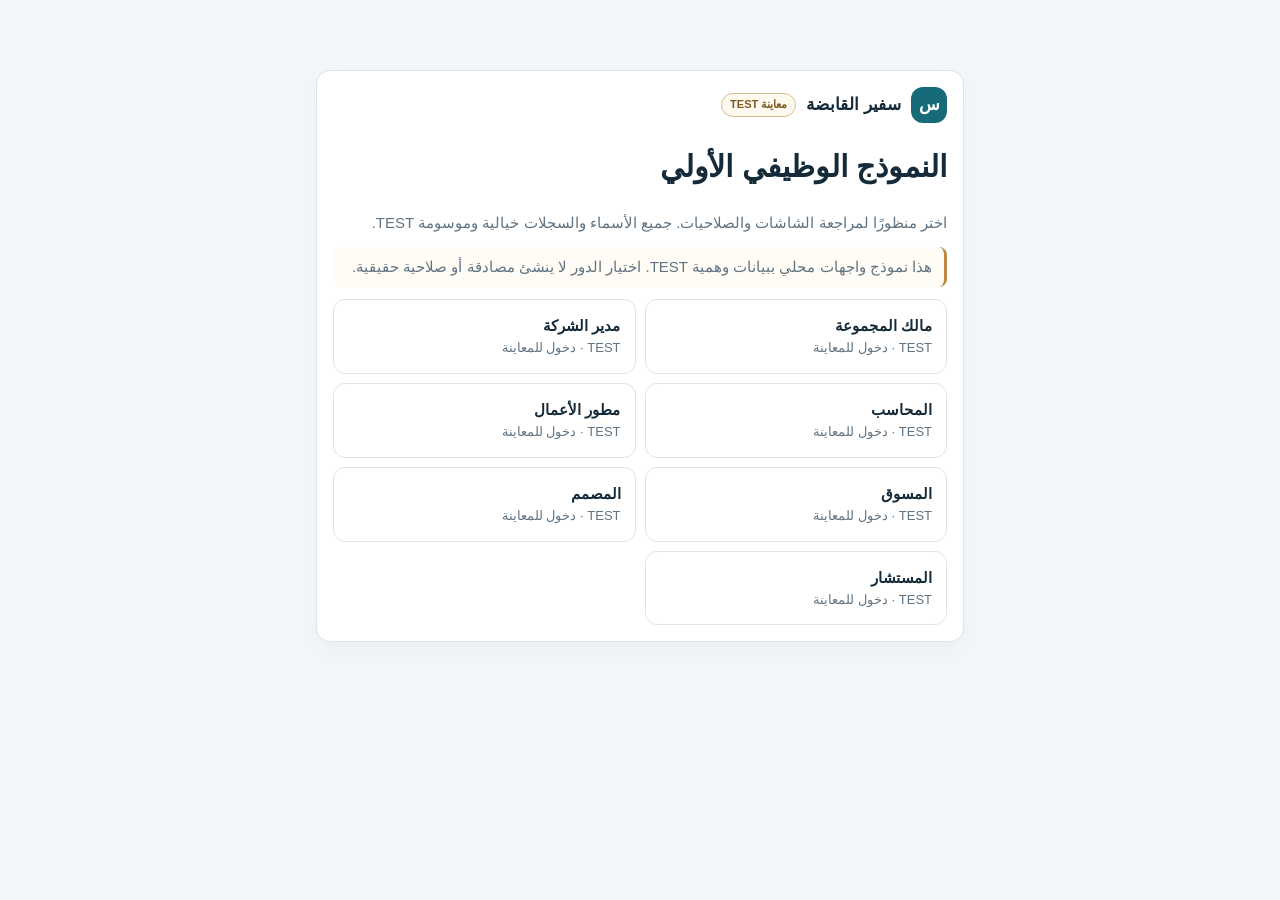
<file: design-reference/prototype/platform_prototype_v15.html>
<!doctype html>
<html lang="ar" dir="rtl">
<head>
<meta charset="utf-8"><meta name="viewport" content="width=device-width,initial-scale=1">
<title>سفير القابضة | النموذج الوظيفي 1.5 TEST</title>
<style>
:root{--bg:#f4f7f9;--paper:#fff;--ink:#152b3a;--muted:#607382;--line:#dbe4e9;--brand:#176b78;--soft:#e5f3f4;--gold:#bc8840;--warn:#fff3df;--red:#a54343;--green:#24764a;--shadow:0 8px 26px #1a40500c}*{box-sizing:border-box}body{margin:0;background:var(--bg);color:var(--ink);font:15px/1.6 "Segoe UI",Tahoma,Arial,sans-serif}button,input,select,textarea{font:inherit;color:inherit}button{cursor:pointer}.topbar{height:auto;min-height:68px;display:flex;align-items:center;justify-content:space-between;gap:12px;padding:12px 22px;background:var(--paper);border-bottom:1px solid var(--line);position:sticky;top:0;z-index:5}.brand{font-weight:800;font-size:17px;display:flex;align-items:center;gap:10px}.brandmark{background:var(--brand);color:white;border-radius:12px;width:36px;height:36px;display:grid;place-items:center}.top-actions{display:flex;align-items:center;gap:8px;flex-wrap:wrap}.layout{direction:ltr;display:grid;grid-template-columns:235px 1fr;min-height:calc(100vh - 68px)}.sidebar{direction:rtl;background:var(--paper);border-right:1px solid var(--line);padding:18px 12px}.sidebar .label{font-size:11px;color:var(--muted);padding:8px 12px 3px;text-transform:uppercase}.navbtn{width:100%;border:0;background:transparent;border-radius:10px;text-align:right;padding:10px 12px;margin:2px 0;color:var(--muted)}.navbtn:hover,.navbtn.active{background:var(--soft);color:var(--brand);font-weight:700}.navbtn .ico{display:inline-block;width:24px}.main{direction:rtl;padding:26px clamp(16px,3vw,38px);max-width:1440px;width:100%;margin:0 auto}.pagehead{display:flex;justify-content:space-between;align-items:flex-start;gap:12px;margin:0 0 18px}.pagehead h1{font-size:26px;margin:0 0 4px}.sub{margin:0;color:var(--muted)}.grid{display:grid;grid-template-columns:repeat(auto-fit,minmax(185px,1fr));gap:12px;margin-bottom:16px}.card{background:var(--paper);border:1px solid var(--line);border-radius:14px;padding:16px;box-shadow:var(--shadow)}.metric{font-size:25px;font-weight:800;margin:5px 0}.muted{color:var(--muted);font-size:13px}.panel{margin:14px 0}.panel h2{font-size:18px;margin:0 0 10px}.pill{display:inline-flex;align-items:center;padding:3px 9px;border-radius:99px;background:var(--soft);color:var(--brand);font-size:12px}.pill.warn{background:var(--warn);color:#875916}.pill.red{background:#fae9e9;color:var(--red)}.pill.green{background:#e5f4ea;color:var(--green)}.pill.gray{background:#edf0f2;color:#59636a}.late-row{background:#fff0f0}.btn{border:1px solid var(--line);background:var(--paper);border-radius:8px;padding:8px 12px}.btn:hover{border-color:var(--brand);color:var(--brand)}.btn.primary{background:var(--brand);border-color:var(--brand);color:white}.btn.small{padding:4px 8px;font-size:13px}.actions{display:flex;gap:8px;flex-wrap:wrap}.tablewrap{overflow:auto;border:1px solid var(--line);border-radius:12px;background:white;margin:12px 0}.tablewrap table{border-collapse:collapse;width:100%;min-width:700px}.tablewrap.compact table{min-width:0}th,td{text-align:right;padding:11px 12px;border-bottom:1px solid var(--line);vertical-align:top}th{font-size:12px;color:var(--muted);background:#f8fafb;white-space:nowrap}tr:last-child td{border-bottom:0}tr.sub td:first-child{padding-right:34px;color:var(--muted)}.formgrid{display:grid;grid-template-columns:repeat(auto-fit,minmax(190px,1fr));gap:12px}.field{display:grid;gap:5px;font-size:13px;color:var(--muted);align-content:start}input,select,textarea{border:1px solid var(--line);border-radius:8px;padding:9px 10px;background:white;width:100%}textarea{min-height:86px;resize:vertical}fieldset{border:1px solid var(--line);border-radius:12px;margin:12px 0;padding:12px}legend{font-weight:700;padding:0 6px}.fieldrow{display:flex;gap:9px;align-items:center}.fieldrow input[type=checkbox]{width:auto}.alert{background:var(--warn);border:1px solid #ead6ad;border-radius:12px;padding:12px 14px;margin:12px 0;display:flex;justify-content:space-between;gap:12px;align-items:center}.ai{border:1px solid #c7dfe1;background:linear-gradient(135deg,#fff,#f0f8f8)}.ai h2{display:flex;gap:8px;align-items:center}.tagtest{font-size:11px;border:1px solid #d7bc8d;color:#805a20;border-radius:99px;padding:2px 8px;background:#fffaf0}.empty{padding:32px;text-align:center;color:var(--muted)}.login{max-width:680px;margin:6vh auto;padding:16px}.login .roles{display:grid;grid-template-columns:repeat(auto-fit,minmax(210px,1fr));gap:9px}.rolecard{text-align:right;background:white;border:1px solid var(--line);border-radius:12px;padding:14px}.rolecard:hover{border-color:var(--brand)}.helper{border-right:3px solid var(--gold);padding:8px 12px;color:var(--muted);background:#fffcf5;border-radius:8px;margin:12px 0}.subfield{margin-right:26px;border-right:2px solid var(--line);padding-right:10px}.toast{position:fixed;bottom:18px;left:18px;background:#183746;color:white;padding:11px 16px;border-radius:10px;z-index:10;box-shadow:var(--shadow)}.section-title{margin:23px 0 8px}.seg{display:flex;gap:6px;flex-wrap:wrap;margin:10px 0}.seg button{border:1px solid var(--line);background:white;border-radius:99px;padding:6px 12px}.seg button.active{background:var(--soft);border-color:#a4cfd2;color:var(--brand)}@media(max-width:760px){.layout{grid-template-columns:1fr}.sidebar{display:flex;overflow:auto;padding:8px;border-right:0;border-bottom:1px solid var(--line);position:sticky;top:62px;z-index:4}.sidebar .label{display:none}.navbtn{width:auto;white-space:nowrap}.topbar{padding:9px 12px}.main{padding:18px 12px}.pagehead h1{font-size:22px}}
</style>
</head>
<body><div id="app"></div>
<script>
/* نموذج واجهات وظيفي (النسخة 8) وفق المخطط 1.1 ببيانات TEST. تبديل الأدوار محاكاة فقط؛ لا توجد مصادقة أو صلاحيات خادم أو تخزين ملفات حقيقي أو ذكاء اصطناعي متصل. */
const SCHEMA=15,KEY='safir-v15-demo';
const clone=v=>JSON.parse(JSON.stringify(v));
const CURRENCIES=[['BHD','دينار بحريني'],['SAR','ريال سعودي'],['AED','درهم إماراتي'],['KWD','دينار كويتي'],['OMR','ريال عماني'],['QAR','ريال قطري'],['JOD','دينار أردني'],['USD','دولار أمريكي']];
const curOptions=(sel)=>CURRENCIES.map(([c,n])=>`<option value="${c}" ${c===sel?'selected':''}>${c} · ${n}</option>`).join('');
const sf=(n,sector,name,type,required,dash)=>({id:'FORM-TEST-'+String(n).padStart(3,'0'),scope:'sector',sector,name,type,required:!!required,parent:'',active:true,createdPeriod:'2027-01',archivedPeriod:null,options:[],showOnDashboard:!!dash,order:n});
const seed={schema:SCHEMA,role:null,date:'2027-04-05',tab:'dashboard',companyTab:'companies',toast:'',dismissedAlerts:{},
companies:[
{id:'CO-001',ar:'أفق للخدمات',en:'Ufuq Services',cr:'TEST-10001',ownership:100,sector:'services',managerAr:'مدير أفق',managerEn:'Ufuq Manager',email:'test.ufu@example.test',phone:'+973 0000 0001',currency:'BHD',active:true},
{id:'CO-002',ar:'مدار للتقنية',en:'Madar Technology',cr:'TEST-10002',ownership:60,sector:'technology',managerAr:'مدير مدار',managerEn:'Madar Manager',email:'test.madar@example.test',phone:'+966 000 000 002',currency:'SAR',active:true},
{id:'CO-003',ar:'بوابة للتجارة',en:'Bawwaba Trading',cr:'TEST-10003',ownership:50,sector:'trade',managerAr:'مدير بوابة',managerEn:'Bawwaba Manager',email:'test.bawwaba@example.test',phone:'+973 0000 0003',currency:'BHD',active:true},
{id:'CO-004',ar:'ركن للصناعة',en:'Rukn Industries',cr:'TEST-10004',ownership:33,sector:'industry',managerAr:'مدير ركن',managerEn:'Rukn Manager',email:'test.rukn@example.test',phone:'+966 000 000 004',currency:'SAR',active:true}],
reports:[
{id:'RPT-TEST-001',co:'CO-003',period:'2027-03',due:'2027-04-05',status:'مسودة',revenue:25000,expenses:18000,bankBalance:9500,receivables:4200,bank:'TEST_bank_statement_BH_2027-03.pdf',note:'',values:{'FORM-TEST-005':60000,'FORM-TEST-006':5000,'FORM-TEST-007':24,'FORM-TEST-017':12000}},
{id:'RPT-TEST-002',co:'CO-004',period:'2027-03',due:'2027-04-05',status:'مرسل للمحاسبة',revenue:400000,expenses:310000,bankBalance:45000,receivables:75000,bank:'TEST_bank_statement_SA_2027-03.pdf',note:'',values:{'FORM-TEST-008':1200,'FORM-TEST-009':72,'FORM-TEST-010':14}},
{id:'RPT-TEST-004',co:'CO-003',period:'2027-02',due:'2027-03-05',status:'مقفل',revenue:28000,expenses:15000,bankBalance:11200,receivables:3900,bank:'TEST_bank_statement_BH_2027-02.pdf',note:'',values:{'FORM-TEST-005':58000,'FORM-TEST-006':4000,'FORM-TEST-007':26,'FORM-TEST-017':11000}},
{id:'RPT-TEST-003',co:'CO-001',period:'2027-02',due:'2027-03-05',status:'مقفل',revenue:10000,expenses:7000,bankBalance:5200,receivables:3000,bank:'TEST_bank_statement_BH_2027-02.pdf',note:'',values:{'FORM-TEST-014':12,'FORM-TEST-015':420,'FORM-TEST-016':71}}],
leads:[{id:'LEAD-TEST-001',company:'CO-003',name:'TEST - متجر الواحة',source:'حملة تسويقية خارج المنصة',status:'جديد',owner:'مسوق التجارة'},{id:'LEAD-TEST-002',company:'CO-004',name:'TEST - مصنع النخبة',source:'إحالة',status:'تواصل',owner:'مسوق الصناعة'}],
opportunities:[{id:'OPP-TEST-001',title:'TEST - توسع خط الإنتاج',summary:'دراسة توسعة الطاقة الإنتاجية لمنتج واعد.',company:'CO-004',file:'https://example.test/studies/opp-test-001',amount:50000,expectedReturn:'18%',risk:'تذبذب أسعار المواد',duration:'12 شهرًا',status:'بانتظار قرار المالك',by:'مطور الأعمال'}],
ownerReports:[{type:'تقرير مطور الأعمال',title:'TEST - تقرير أداء المجموعة لشهر مارس',summary:'ملخص أداء الشركات والقابضة والفرص والقرارات المطلوبة.'},{type:'تقرير المستشار',title:'TEST - تقييم وضع مطور الأعمال والقابضة',summary:'تقرير مهني دوري للمستشار؛ لا ينشئ صلاحية تقييم سري آلي أو قرارًا وظيفيًا.'},{type:'تحليل الذكاء الاصطناعي',title:'TEST - تحليل التقارير المعتمدة',summary:''}],
requests:[{id:'REQ-TEST-001',title:'TEST - مراجعة تحليل مالي',type:'دراسة',company:'CO-003',from:'مدير الشركة',status:'جديد',assigned:'مطور الأعمال',details:'مطلوب مراجعة تحليل الربحية للربع الأول.',priority:'عادية',replies:[]},{id:'REQ-TEST-002',title:'TEST - تصميم ملف تعريفي',type:'تصميم',company:'CO-001',from:'مدير الشركة',status:'قيد العمل',assigned:'المصمم',details:'ملف تعريفي من ست صفحات.',priority:'عادية',replies:[]}],
advice:[{id:'ADV-TEST-001',title:'TEST - متابعة خطة الربع القادم',text:'ملاحظة استشارية تجريبية موجهة لمطور الأعمال.',to:'مطور الأعمال',author:'المستشار',date:'2027-04-02'}],
decisions:[{id:'DEC-TEST-001',kind:'فرصة',title:'TEST - مراجعة فرصة توسع',summary:'قرار تجريبي مرتبط بالفرصة OPP-TEST-001.',status:'بانتظار اعتماد المالك',opportunityId:'OPP-TEST-001'},{id:'DIR-TEST-001',kind:'توجيه',title:'TEST - مراجعة قائمة العملاء',summary:'راجع قائمة العملاء المحتملين وأرسل ملاحظاتك.',recipient:'مطور الأعمال',followup:'2027-04-08',status:'جديد'}],
employees:[
{id:'EMP-TEST-001',company:'CO-003',name:'TEST - ناصر التجارة',position:'مسؤول مبيعات',salary:'700 BHD',phone:'+973 TEST 1003',contract:'TEST_employment_contract_trade.pdf',official:'TEST_employee_documents_trade.pdf'},
{id:'EMP-TEST-002',company:'CO-004',name:'TEST - خالد الصناعة',position:'مشرف إنتاج',salary:'7,500 SAR',phone:'+966 TEST 1004',contract:'TEST_employment_contract_industry.pdf',official:'TEST_employee_documents_industry.pdf'},
{id:'EMP-TEST-003',company:'CO-001',name:'TEST - موظف أفق',position:'مسؤول عمليات',salary:'600 BHD',phone:'+973 TEST 1001',contract:'TEST_employment_contract_services.pdf',official:'TEST_employee_documents_services.pdf'}],
hr:[{id:'HR-TEST-001',company:'CO-003',employee:'EMP-TEST-001',type:'إجازة سنوية',date:'2027-04-15',details:'3 أيام',file:'TEST_annual_leave_request.pdf',status:'بانتظار المراجعة'},{id:'HR-TEST-002',company:'CO-004',employee:'EMP-TEST-002',type:'عهدة',date:'2027-03-10',details:'حاسوب محمول TEST-ASSET-02',file:'TEST_custody_receipt.pdf',status:'مسلّمة'}],
forms:[sf(5,'trade','قيمة المخزون','amount',true,true),sf(6,'trade','المخزون الراكد','amount',false),sf(7,'trade','هامش الربح الإجمالي','number',false),sf(8,'industry','حجم الإنتاج','number',true,true),sf(9,'industry','نسبة استغلال الطاقة','number',false),sf(10,'industry','ساعات التوقف','number',false),sf(11,'technology','الإيراد المتكرر الشهري','amount',false,true),sf(12,'technology','العملاء النشطون','number',false),sf(13,'technology','معدل إلغاء الاشتراك','number',false),sf(14,'services','العقود النشطة','number',false,true),sf(15,'services','الساعات القابلة للفوترة','number',false),sf(16,'services','نسبة استغلال الموارد','number',false),Object.assign(sf(17,'trade','رواتب','amount',false),{parent:'SYS-EXP'})],
users:[{id:'USR-TEST-001',name:'مالك المجموعة TEST',email:'owner@example.test',role:'مالك المجموعة',custom:false,company:'HOLD'},{id:'USR-TEST-002',name:'مدير بوابة TEST',email:'manager.trade@example.test',role:'مدير الشركة',custom:false,company:'CO-003'}],
createdTasks:[],audit:[{actor:'TEST · المحاسب',action:'اعتماد وإقفال تقرير',record:'RPT-TEST-004',before:'مرسل للمحاسبة',after:'مقفل',date:'2027-03-05'}]};
let S;
try{S=JSON.parse(localStorage.getItem(KEY));if(!S||S.schema!==SCHEMA)S=clone(seed)}catch(e){S=clone(seed)}

const roles=[['owner','مالك المجموعة'],['manager','مدير الشركة'],['accountant','المحاسب'],['bd','مطور الأعمال'],['marketing','المسوق'],['designer','المصمم'],['advisor','المستشار']];
const sectorNames={technology:'تقني',industry:'صناعي',trade:'تجاري',services:'خدمي'};
const sectorName=x=>sectorNames[x]||x;
const systemFields=[{id:'SYS-REV',name:'الإيرادات',type:'amount',required:true,core:'revenue'},{id:'SYS-EXP',name:'المصروفات',type:'amount',required:true,core:'expenses'},{id:'SYS-REC',name:'المستحقات',type:'amount',required:true,core:'receivables'}];
const sysById=id=>systemFields.find(s=>s.id===id);
const names={dashboard:'لوحة القيادة',leads:'العملاء المحتملون',requests:'الطلبات',advisory:'التوصيات والاستشارات',opportunities:'الفرص الاستثمارية',decisions:'القرارات',reports:'التقارير الشهرية',hr:'الموارد البشرية',employees:'ملفات الموظفين',group:'إدارة المجموعة',aiReview:'تعلّم المساعد',assets:'أصول القابضة',site:'إدارة الموقع',execSummary:'الملخص التنفيذي الذكي',logout:'تغيير الدور',test:'معاينة TEST',dismiss:'إزالة التنبيه',company:'الشركة',ownership:'نسبة ملكية المجموعة %',shareProfit:'حصة المجموعة من صافي الربح',salary:'الراتب',position:'المسمى الوظيفي',documents:'المرفقات',period:'الفترة',due:'موعد الإرسال',status:'الحالة',actions:'الإجراء',revenue:'الإيرادات',expenses:'المصروفات',receivables:'المستحقات',bankBalance:'رصيد البنك',bank:'كشف الحساب',save:'حفظ',send:'إرسال للمحاسبة',return:'إعادة للمدير للتعديل',approve:'اعتماد التقرير',reopen:'إعادة فتح التقرير',newReport:'تقرير جديد',newRequest:'طلب خدمة جديد',newEmployee:'إضافة موظف',newHr:'تسجيل إجراء موارد بشرية',annual:'إجازة سنوية',sick:'إجازة مرضية',warning:'إنذار',custody:'استلام عهدة',employee:'الموظف',date:'التاريخ',details:'التفاصيل',attachment:'المرفق (اسم الملف)',addCompany:'تسجيل شركة تابعة',companyNameAr:'اسم الشركة بالعربي',companyNameEn:'اسم الشركة بالإنجليزي',cr:'رقم السجل التجاري',sector:'القطاع',managerAr:'اسم المدير بالعربي',managerEn:'اسم المدير بالإنجليزي',email:'البريد الإلكتروني',phone:'رقم التواصل',currency:'العملة',create:'إنشاء',fieldType:'نوع الحقل',required:'إلزامي',parentField:'الحقل الرئيسي',scope:'النطاق',dashboardField:'في لوحة القيادة',opTitle:'موضوع الفرصة',opSummary:'وصف مختصر',study:'رابط دراسة الفرصة',amount:'المبلغ المطلوب',expectedReturn:'العائد المتوقع',risk:'المخاطر',duration:'المدة',requestStudy:'طلب دراسة من مطور الأعمال',addOpp:'إضافة الفرصة',aiTitle:'ملخص وضع الشركة ونصيحة الشهر القادم',wantPlan:'هل تريد إرسال طلب إعداد خطة لمطور الأعمال؟',plan:'إرسال طلب الخطة',planSent:'أُرسل طلب الخطة لمطور الأعمال كتكليف. لا تنشئ المعاينة الخطة آليًا.',aiMock:'محاكاة توضيحية مبنية على بيانات TEST، وليست تحليلًا فعليًا بالذكاء الاصطناعي.',summary:'ملخص المجموعة',addLead:'إضافة عميل محتمل',leadSource:'مصدر العميل',managerNote:'ملاحظة مدير الشركة',sender:'المرسل',requestType:'نوع الطلب',actor:'منفذ الإجراء',changes:'التغييرات',id:'الرقم',type:'النوع',action:'الإجراء',permissions:'الصلاحيات',title:'العنوان',assigned:'المسند إليه',customRole:'صلاحيات مخصصة',role:'المنصب',manager:'المدير',name:'الاسم',note:'ملاحظة المحاسب',testNote:'هذا نموذج واجهات محلي ببيانات وهمية TEST. اختيار الدور لا ينشئ مصادقة أو صلاحية حقيقية.',fileNote:'المعاينة تسجل اسم المرفق فقط؛ حفظ الملفات وفتحها يتطلبان التطبيق الحقيقي.',noData:'لا توجد سجلات لعرضها.',created:'تمت الإضافة في المعاينة.',companyCode:'رمز الشركة التلقائي',companyRecords:'الشركات المسجلة',userAdmin:'إدارة المستخدمين',formsBuilder:'مصمم الاستمارة',audit:'سجل التدقيق',closeReason:'سبب الإغلاق',stage:'مرحلة العميل',profit:'صافي الربح',ack:'تأكيد الاستلام',followup:'تاريخ المتابعة',proposed:'قواعد مقترحة للمراجعة قبل التنفيذ',filledPrev:'الحقول مهيأة بقيم الشهر السابق؛ راجعها قبل الإرسال.',leadStages:'جديد / تواصل / عرض / مغلق ناجح أو خاسر',salaryPrivacy:'بيانات الرواتب ظاهرة للمالك ومطور الأعمال؛ وتقتصر رؤية مدير الشركة على موظفي شركته.',noOwnLead:'إضافة العملاء وتسجيل متابعتهم من مهام المسوق.',saved:'حُفظت التغييرات التجريبية.',rolePerm:'الصلاحيات في هذا النموذج عرض توضيحي؛ التطبيق الحقيقي يجب أن يطبقها على الخادم.'};
const t=k=>names[k]??k;
const esc=x=>String(x??'').replace(/[&<>"']/g,c=>({'&':'&amp;','<':'&lt;','>':'&gt;','"':'&quot;',"'":'&#39;'}[c]));
const role=()=>S.role;
const roleLabel=()=>roles.find(x=>x[0]===S.role)?.[1]||'';
const num=v=>v===''||v==null?null:Number(v);
const fmtNum=v=>Number(v||0).toLocaleString('en-US');
function companyInfo(co){return S.companies.find(c=>c.id===co)}
function cName(id){return id==='HOLD'?'القابضة':id==='EXTERNAL'?'خارجي':(companyInfo(id)?.ar||id)}
function fmt(v,co){return v==null||v===''?'—':fmtNum(v)+' '+(companyInfo(co)?.currency||'')}
function nextId(prefix,arr){const n=arr.reduce((m,x)=>{const id=String(x.id||'');const k=id.startsWith(prefix)&&id.match(/(\d+)$/);return k?Math.max(m,+k[1]):m},0)+1;return prefix+String(n).padStart(3,'0')}
function persist(){localStorage.setItem(KEY,JSON.stringify(S))}
function notify(msg){S.toast=msg;persist();render();setTimeout(()=>{S.toast='';persist();document.querySelector('.toast')?.remove()},1800)}
function auditLog(action,record,before,after){S.audit.unshift({actor:'TEST · '+(roleLabel()||'المستخدم'),action,record,before:String(before??'—'),after:String(after??'—'),date:S.date})}

/* ===== التواريخ والتقارير ===== */
function dueForPeriod(p){const [y,m]=p.split('-').map(Number);return new Date(Date.UTC(y,m,5)).toISOString().slice(0,10)}
function previousPeriod(date){const [y,m]=date.slice(0,7).split('-').map(Number);return m===1?`${y-1}-12`:`${y}-${String(m-1).padStart(2,'0')}`}
function nextPeriod(p){const [y,m]=p.split('-').map(Number);return m===12?`${y+1}-01`:`${y}-${String(m+1).padStart(2,'0')}`}
const isEditable=x=>['مسودة','معاد للتعديل'].includes(x.status);
const isApproved=x=>['مقفل','معتمد'].includes(x.status);
const approvedReports=co=>S.reports.filter(x=>x.co===co&&isApproved(x)).sort((a,b)=>b.period.localeCompare(a.period));
const expectedReport=co=>S.reports.find(x=>x.co===co&&x.period===previousPeriod(S.date));
function isLate(co){const r=expectedReport(co);return S.date>dueForPeriod(previousPeriod(S.date))&&(!r||isEditable(r))}
function visibleReports(){const r=role();return S.reports.filter(x=>r==='owner'||r==='bd'?isApproved(x):r==='manager'?x.co===companyForRole():r==='accountant'?x.status!=='مسودة':false).sort((a,b)=>b.period.localeCompare(a.period)||a.co.localeCompare(b.co))}
function workStatus(s){return({'جديد':'جديد','قيد الدراسة':'جديد','قيد التنفيذ':'قيد العمل','قيد العمل':'قيد العمل','بانتظار اعتماد المالك':'بانتظار رد','بانتظار قرار المالك':'بانتظار رد','بانتظار رد':'بانتظار رد','معاد للتعديل':'قيد العمل','مقفل':'مكتمل','معتمد':'مكتمل','مكتمل':'مكتمل','منفذ':'مكتمل','مرفوض':'مغلق','مغلق':'مغلق'})[s]||s}
function routeRequest(type){return({'محاسبة':'المحاسب','تصميم':'المصمم','دراسة':'مطور الأعمال','مساعدة':'مطور الأعمال'})[type]||'مطور الأعمال'}
function companyForRole(){if(role()!=='manager')return null;return S.currentCompany||S.users.find(u=>u.role==='مدير الشركة'&&u.company&&u.company!=='HOLD')?.company||S.companies[0]?.id}
function planPeriod(co){const done=S.createdTasks.filter(x=>x.kind==='plan'&&x.company===co&&x.status==='مكتمل').sort((a,b)=>b.period.localeCompare(a.period))[0];return done?nextPeriod(done.period):previousPeriod(S.date)}
function activePlan(co){return S.createdTasks.find(x=>x.kind==='plan'&&x.company===co&&x.period===planPeriod(co)&&x.status!=='مكتمل')}
function overdueDirectives(){return S.decisions.filter(x=>x.kind==='توجيه'&&x.followup&&S.date>x.followup&&!['منفذ','مكتمل'].includes(x.status))}

/* ===== تعريف حقول الاستمارة ===== */
function fieldApplies(f,co){const c=companyInfo(co);return f.scope==='company'?f.company===co:f.sector===c?.sector}
function effectiveFields(co,activeOnly=true){return S.forms.filter(f=>(!activeOnly||f.active)&&fieldApplies(f,co)).sort((a,b)=>(a.order||0)-(b.order||0))}
function getFormSnapshot(co){return effectiveFields(co).map(f=>({id:f.id,name:f.name,type:f.type,required:f.required,parent:f.parent||'',options:f.options||[],showOnDashboard:!!f.showOnDashboard}))}
function snapshotDefs(report,co){return report?.formSnapshot||getFormSnapshot(co)}
function childDefs(parent,defs){return defs.filter(f=>f.parent===parent)}
function anchorCompany(f){return f.scope==='company'?f.company:S.companies.find(c=>c.sector===f.sector)?.id}
function nameTaken(name,parent,scope,anchor,ignoreId){const c=companyInfo(anchor);if(!c)return false;const targets=scope==='company'?[c]:S.companies.filter(x=>x.sector===c.sector);return targets.some(x=>effectiveFields(x.id).some(f=>f.id!==ignoreId&&(f.parent||'')===(parent||'')&&f.name.trim().toLowerCase()===name.trim().toLowerCase()))}
function parentOptions(scope,type,company){const c=companyInfo(company);if(!['amount','number'].includes(type)||!c)return[];return[...systemFields.filter(s=>s.type===type),...S.forms.filter(f=>f.active&&!f.parent&&f.type===type&&f.scope===scope&&(scope==='company'?f.company===company:f.sector===c.sector))]}
function normalize(){S.dismissedAlerts=S.dismissedAlerts||{};S.forms.forEach((f,i)=>{if(f.order===undefined)f.order=i;if(!f.options)f.options=[]});S.reports.forEach(r=>{if(!r.formSnapshot)r.formSnapshot=getFormSnapshot(r.co)})}

/* ===== حقول التقرير ===== */
function priorReport(report){return S.reports.filter(x=>x.co===report.co&&x.period<report.period&&isApproved(x)).sort((a,b)=>b.period.localeCompare(a.period))[0]}
function coreValue(report,id){const s=sysById(id);return s?report?.[s.core]:report?.values?.[id]}
function priorValue(report,id){if(!report)return'';const p=priorReport(report);if(!p)return'';return coreValue(p,id)??''}
function refText(prev,val){return prev===''||prev==null?'':`السابق ${esc(prev)}${String(prev)===String(val??'')?' · لم يتغير':''}`}
function extraField(f,report){
  const val=report?.values?.[f.id]??'',cur=companyInfo(report?.co)?.currency||'',numeric=f.type==='amount'||f.type==='number',prev=numeric?priorValue(report,f.id):'',req=f.required?'required':'';
  let control;
  if(f.type==='list')control=`<select name="field_${f.id}" ${req}><option value="">اختر</option>${(f.options||[]).map(v=>`<option ${String(val)===String(v)?'selected':''}>${esc(v)}</option>`).join('')}</select>`;
  else{const type=numeric?'number':f.type==='date'?'date':'text';control=`<input name="field_${f.id}" type="${type}" ${numeric?'step="any"':''} value="${esc(val)}" ${numeric?`data-prev-value="${esc(prev)}"`:''} ${req}>`}
  return `<label class="field ${f.parent?'subfield':''}">${f.parent?'↳ ':''}${esc(f.name)}${f.required?' *':''}${f.type==='amount'?` (${esc(cur)})`:''}${control}${numeric?`<small class="muted" data-ref-for="field_${f.id}">${refText(prev,val)}</small>`:''}</label>`}
function childrenBlock(pid,report,defs){const ch=childDefs(pid,defs);const remaining=ch.some(c=>c.type==='amount'||c.type==='number')?`<small class="muted" data-remaining="${pid}"></small>`:'';return ch.map(c=>extraField(c,report)).join('')+remaining}
function formFields(co,report){const defs=snapshotDefs(report,co);return defs.filter(f=>!f.parent).map(f=>extraField(f,report)+childrenBlock(f.id,report,defs)).join('')}
function coreBlock(sys,report){const val=report?.[sys.core]??'',prev=priorValue(report,sys.id),cur=companyInfo(report.co)?.currency||'',defs=snapshotDefs(report,report.co);return `<div class="field">${t(sys.core)} (${esc(cur)}) *<input name="${sys.core}" type="number" step="any" min="0" value="${esc(val)}" data-prev-value="${esc(prev)}" required><small class="muted" data-ref-for="${sys.core}">${refText(prev,val)}</small>${childrenBlock(sys.id,report,defs)}</div>`}
function reportContext(form){const rid=form.elements.reportId?.value;const x=rid?S.reports.find(r=>r.id===rid):null;return{x,co:x?x.co:companyForRole()}}
function parentFormName(p){return p.core||`field_${p.id}`}
function updateRemainders(form){
  if(!form)return;const{x,co}=reportContext(form),defs=snapshotDefs(x,co),cur=companyInfo(co)?.currency||'';
  form.querySelectorAll('[data-prev-value]').forEach(inp=>{const ref=form.querySelector(`[data-ref-for="${inp.name}"]`);if(!ref)return;const prev=inp.dataset.prevValue;ref.textContent=prev===''?'':'السابق '+prev+(String(inp.value)===String(prev)?' · لم يتغير':' · تغيّر')});
  [...systemFields,...defs.filter(f=>!f.parent)].forEach(p=>{const ch=childDefs(p.id,defs).filter(c=>c.type==='amount'||c.type==='number');if(!ch.length)return;const total=Number(form.elements[parentFormName(p)]?.value||0),sum=ch.reduce((n,c)=>n+Number(form.elements[`field_${c.id}`]?.value||0),0),el=form.querySelector(`[data-remaining="${p.id}"]`);if(el)el.textContent=`غير موزع: ${fmtNum(Math.max(0,total-sum))} ${p.type==='amount'?cur:''} (الباقي ضمن أخرى)`+(sum>total?' · تنبيه: مجموع الفروع يتجاوز الرئيسي':'')})}
function validateChildren(form,co,report){
  const defs=snapshotDefs(report,co),errors=[];
  for(const p of [...systemFields,...defs.filter(f=>!f.parent)]){const ch=childDefs(p.id,defs).filter(c=>c.type==='amount'||c.type==='number');if(!ch.length)continue;const total=Number(form.elements[parentFormName(p)]?.value||0),sum=ch.reduce((n,c)=>n+Number(form.elements[`field_${c.id}`]?.value||0),0);if(sum>total)errors.push(`${p.name}: مجموع الفروع ${fmtNum(sum)} يتجاوز الرئيسي ${fmtNum(total)}`)}
  if(errors.length){alert(errors.join('\n'));return false}return true}
function captureFormValues(form,defs){const values={};for(const f of defs){const v=form.elements[`field_${f.id}`]?.value;if(v!==undefined&&v!=='')values[f.id]=v}return values}
function unchangedList(form,defs){const out=[],labels={revenue:t('revenue'),expenses:t('expenses'),receivables:t('receivables')};form.querySelectorAll('[data-prev-value]').forEach(inp=>{const p=inp.dataset.prevValue;if(p!==''&&inp.value!==''&&String(inp.value)===String(p))out.push(labels[inp.name]||defs.find(f=>'field_'+f.id===inp.name)?.name||inp.name)});return out}
function reportValues(x){const o={[t('revenue')]:x.revenue,[t('expenses')]:x.expenses,[t('receivables')]:x.receivables,[t('bankBalance')]:x.bankBalance};snapshotDefs(x,x.co).forEach(f=>{o[f.name]=x.values?.[f.id]});return o}
function diffText(a,b){const keys=[...new Set([...Object.keys(a),...Object.keys(b)])].filter(k=>String(a[k]??'')!==String(b[k]??''));return keys.length?[keys.map(k=>`${k}: ${a[k]??'—'}`).join('؛ '),keys.map(k=>`${k}: ${b[k]??'—'}`).join('؛ ')]:null}
function snapshotView(x){
  const defs=snapshotDefs(x,x.co),cur=companyInfo(x.co)?.currency||'',rows=[];
  const show=(f,v)=>v===undefined||v===null||v===''?'—':f.type==='amount'?fmtNum(v)+' '+cur:esc(v);
  const kids=pid=>childDefs(pid,defs).forEach(c=>rows.push(`<tr class="sub"><td>↳ ${esc(c.name)}</td><td>${show(c,x.values?.[c.id])}</td></tr>`));
  systemFields.forEach(s=>{rows.push(`<tr><td><b>${esc(s.name)}</b></td><td>${show(s,x[s.core])}</td></tr>`);kids(s.id)});
  rows.push(`<tr><td><b>${t('bankBalance')}</b></td><td>${show({type:'amount'},x.bankBalance)}</td></tr>`);
  defs.filter(f=>!f.parent).forEach(f=>{rows.push(`<tr><td><b>${esc(f.name)}</b></td><td>${show(f,x.values?.[f.id])}</td></tr>`);kids(f.id)});
  return `<div class="tablewrap compact"><table><tbody>${rows.join('')}</tbody></table></div>`}
function readOnlyReport(x){return `<section class="card panel"><h2>عرض تقرير ${esc(cName(x.co))} · ${esc(x.period)}</h2><p><span class="pill">${esc(workStatus(x.status))}</span> · ${t('due')}: ${esc(x.due)} · ${t('bank')}: ${esc(x.bank||'—')}</p>${x.note&&x.status==='معاد للتعديل'?`<p class="muted">${t('note')}: ${esc(x.note)}</p>`:''}${snapshotView(x)}<div class="actions">${button('إغلاق','cancelReport')}</div></section>`}
function newReportDraft(){const co=companyForRole(),d={id:'',co,period:previousPeriod(S.date),status:'جديد',revenue:null,expenses:null,receivables:null,bankBalance:null,bank:'',values:{},formSnapshot:getFormSnapshot(co)};const p=priorReport(d);if(p){systemFields.forEach(s=>{d[s.core]=p[s.core]});d.values=Object.assign({},p.values||{})}return d}
function renderReportForm(x){
  const isNew=!x.id,editable=role()==='manager'&&(isNew||isEditable(x));
  if(!editable)return readOnlyReport(x);
  const cur=companyInfo(x.co)?.currency||'',note=x.status==='معاد للتعديل'&&x.note?`<div class="alert"><span><b>${t('note')}:</b> ${esc(x.note)}</span></div>`:'';
  return `<form class="card panel" id="reportForm"><input type="hidden" name="reportId" value="${esc(x.id)}"><h2>${isNew?'إنشاء تقرير شهري':'استمارة'} · ${esc(cName(x.co))}${isNew?'':' · '+esc(x.period)} <span class="tagtest">TEST</span></h2>${note}<div class="formgrid">${isNew?`<label class="field">${t('period')}<input name="period" type="month" value="${esc(x.period)}" max="${previousPeriod(S.date)}" required></label>`:''}${systemFields.map(s=>coreBlock(s,x)).join('')}<label class="field">${t('bankBalance')} (${esc(cur)}) *<input name="bankBalance" type="number" step="any" value="${esc(x.bankBalance??'')}" required></label>${formFields(x.co,x)}<label class="field">${t('bank')}<input name="bank" type="file" accept=".pdf,.png,.jpg,.jpeg"><small class="muted">${esc(x.bank||'')}</small></label></div><p class="muted">${t('filledPrev')} ${t('fileNote')}</p><label class="fieldrow"><input type="checkbox" name="declaration"> أقر بصحة البيانات المدخلة.</label><div class="actions"><button type="button" class="btn" data-act="saveReport">${isNew?'حفظ كمسودة':t('save')}</button><button class="btn primary">${t('send')}</button>${!isNew&&x.status==='مسودة'?button('تحديث الحقول من التعريف الحالي','updateFields:'+x.id):''}${button('إغلاق','cancelReport')}</div></form>`}
function fileName(form,name){const el=form.elements[name];return el&&el.files&&el.files[0]?'TEST_'+el.files[0].name.replace(/^TEST_/,''):''}
function formObj(form){return Object.fromEntries(new FormData(form).entries())}
function saveReport(f,mode){
  const d=formObj(f),isNew=!d.reportId,co=companyForRole();
  if(role()!=='manager'||!co)return;
  let x=isNew?S.reports.find(q=>q.co===co&&q.period===d.period):S.reports.find(q=>q.id===d.reportId);
  if(isNew&&x){alert('يوجد تقرير لهذه الفترة؛ افتحه من القائمة.');return}
  if(x&&(x.co!==co||!isEditable(x))){alert('هذا التقرير مرسل أو مقفل أو خارج صلاحيتك، ولا يمكن تعديله.');return}
  const period=isNew?d.period:x.period;if(!period){alert('اختر الفترة.');return}
  const defs=snapshotDefs(x,co);
  if(mode==='submit'){
    if(!(x?.bank||fileName(f,'bank'))){alert('أرفق كشف الحساب البنكي قبل الإرسال.');return}
    if(!f.elements.declaration.checked){alert('أقر بصحة البيانات المدخلة قبل الإرسال.');return}
    if(!validateChildren(f,co,x))return;
    const same=unchangedList(f,defs);if(same.length&&!confirm('هذه الحقول لم تتغير عن الشهر السابق: '+same.join('، ')+'\nهل تؤكد صحتها؟'))return}
  let created=false;
  if(!x){x={id:nextId('RPT-TEST-',S.reports),co,period,due:dueForPeriod(period),status:'مسودة',revenue:null,expenses:null,receivables:null,bankBalance:null,bank:'',note:'',values:{},formSnapshot:getFormSnapshot(co)};S.reports.unshift(x);created=true}
  const before=reportValues(x);
  x.revenue=num(d.revenue);x.expenses=num(d.expenses);x.receivables=num(d.receivables);x.bankBalance=num(d.bankBalance);x.values=captureFormValues(f,snapshotDefs(x,co));
  const fn=fileName(f,'bank');if(fn)x.bank=fn;
  const diff=diffText(before,reportValues(x));if(diff&&!created)auditLog('تعديل قيم التقرير',x.id,diff[0],diff[1]);
  if(mode==='submit'){const old=x.status;x.status='مرسل للمحاسبة';x.note='';auditLog(old==='معاد للتعديل'?'إعادة إرسال تقرير':'إرسال تقرير للمحاسبة',x.id,created?'جديد':old,'مرسل للمحاسبة · '+x.period)}
  else if(created)auditLog('إنشاء تقرير (مسودة)',x.id,'—','مسودة · '+x.period);
  S.activeReport=null;S.reportDraft=false;persist();notify(mode==='submit'?'أُرسل التقرير للمحاسبة بنجاح.':created?'حُفظ التقرير كمسودة.':t('saved'))}

/* ===== التنبيهات والذكاء الاصطناعي التوضيحي ===== */
function alertsForRole(){
  const r=role(),co=companyForRole();let n=0,label='';
  if(r==='manager'){n=(isLate(co)?1:0)+S.requests.filter(x=>x.company===co&&x.status==='بانتظار رد'&&x.assigned!=='مدير الشركة').length;label='استمارة متأخرة أو طلب ينتظر ردك'}
  else if(r==='accountant'){n=S.reports.filter(x=>x.status==='مرسل للمحاسبة').length;label='تقارير بانتظار المراجعة'}
  else if(r==='owner'){n=S.decisions.filter(x=>x.status==='بانتظار اعتماد المالك').length+overdueDirectives().length;label='قرارات أو توجيهات تحتاج متابعة'}
  else if(r==='bd'){n=S.createdTasks.filter(x=>x.assigned==='مطور الأعمال'&&x.status!=='مكتمل').length+S.requests.filter(x=>x.assigned==='مطور الأعمال'&&workStatus(x.status)!=='مكتمل').length+S.decisions.filter(x=>x.kind==='توجيه'&&x.recipient==='مطور الأعمال'&&x.status!=='منفذ').length;label='مهام وطلبات وتوجيهات بانتظار العمل'}
  else if(r==='designer'){n=S.requests.filter(x=>x.assigned==='المصمم'&&workStatus(x.status)!=='مكتمل').length;label='طلبات تصميم مسندة إليك'}
  else if(r==='marketing'){n=S.leads.filter(x=>x.status==='جديد').length;label='عملاء محتملون يحتاجون متابعة'}
  else if(r==='advisor'){n=S.decisions.filter(x=>x.kind==='توجيه'&&x.recipient==='المستشار'&&x.status!=='منفذ').length;label='توجيهات موجهة إليك'}
  return{n,label,key:r+':'+label+':'+n}}
function aiSummary(companies){
  return companies.map(c=>{const rs=approvedReports(c.id),cur=rs[0],prev=rs[1];if(!cur)return `${esc(c.ar)}: لا توجد بيانات معتمدة تكفي للتحليل.`;
    const parts=[];if(prev&&prev.revenue){const pct=(cur.revenue-prev.revenue)/prev.revenue*100;parts.push(`الإيراد ${pct>=0?'ارتفع':'انخفض'} ${Math.abs(pct).toFixed(1)}% عن ${esc(prev.period)}`)}else parts.push('لا تتوفر فترة سابقة للمقارنة');
    if(prev){const d=Number(cur.bankBalance||0)-Number(prev.bankBalance||0);parts.push(`رصيد البنك ${d>=0?'زاد':'انخفض'} بمقدار ${fmtNum(Math.abs(d))} ${esc(c.currency)}`)}
    return `${esc(c.ar)} (${esc(c.currency)}) — ${parts.join('؛ ')}. الفترة ${esc(cur.period)}، المصدر: التقرير ${esc(cur.id)}.`}).join('<br>')}

/* ===== الأدوار والصفحات ===== */
function roleTabs(){const r=role();
  if(r==='owner')return['dashboard','leads','requests','advisory','opportunities','decisions','reports','employees','hr','assets','site','aiReview'];
  if(r==='manager')return['dashboard','reports','employees','hr','leads','requests'];
  if(r==='accountant')return['dashboard','reports','requests'];
  if(r==='bd')return['dashboard','opportunities','site','requests','advisory','employees','hr','reports'];
  if(r==='marketing')return['dashboard','leads','requests'];
  if(r==='designer')return['dashboard','requests'];
  if(r==='advisor')return['dashboard','advisory','requests'];
  return['dashboard']}
function canOpen(tab){if(tab==='group'||tab==='ownerReports'||tab==='execSummary')return role()==='owner';return roleTabs().includes(tab)}
function openTab(tab){S.tab=canOpen(tab)?tab:'dashboard';S.activeReport=null;S.activeRequest=null;S.reportDraft=false;S.requestDraft=false;persist();render()}
function switchRole(r){S.role=r;if(r==='manager'){const u=S.users.find(x=>x.email===S.currentManagerEmail&&x.role==='مدير الشركة')||S.users.find(x=>x.role==='مدير الشركة'&&x.company&&x.company!=='HOLD');S.currentCompany=u?.company||S.companies[0]?.id;S.currentManagerEmail=u?.email||''}S.tab='dashboard';S.activeReport=null;S.activeRequest=null;S.reportDraft=false;S.requestDraft=false;persist();render()}
function button(txt,act,primary=false){return `<button type="button" class="btn ${primary?'primary':''}" data-act="${act}">${txt}</button>`}
function smallBtn(txt,act){return `<button type="button" class="btn small" data-act="${act}">${txt}</button>`}
function table(headers,rows){if(!rows.length)return `<div class="empty">${t('noData')}</div>`;return `<div class="tablewrap"><table><thead><tr>${headers.map(h=>`<th>${t(h)}</th>`).join('')}</tr></thead><tbody>${rows.join('')}</tbody></table></div>`}

function companyCard(c){
  const rs=approvedReports(c.id),x=rs[0],prev=rs[1],late=isLate(c.id),returned=expectedReport(c.id)?.status==='معاد للتعديل';
  const net=x?(x.revenue||0)-(x.expenses||0):0,declined=!!(x&&prev&&prev.revenue&&x.revenue<prev.revenue*.9);
  let color='green',reason='';
  if(late){color='red';reason='تقرير الفترة المتوقعة متأخر'}
  else if(x&&net<0){color='red';reason='صافي ربح سالب'}
  else if(x&&x.bankBalance<0){color='red';reason='رصيد بنك سالب'}
  else if(!x){color='gray';reason='لا بيانات معتمدة'}
  else if(declined){color='yellow';reason='تراجع الإيراد 10% فأكثر'}
  else if(returned){color='yellow';reason='تقرير معاد للتعديل'}
  const label={red:'أحمر',yellow:'أصفر',green:'أخضر',gray:'رمادي'}[color],cls={red:'red',yellow:'warn',green:'green',gray:'gray'}[color];
  const kpis=x?snapshotDefs(x,c.id).filter(f=>f.showOnDashboard&&['amount','number'].includes(f.type)&&x.values?.[f.id]!==undefined).slice(0,3).map(f=>`<div class="muted">${esc(f.name)}: ${fmtNum(x.values[f.id])} ${f.type==='amount'?esc(c.currency):''} · ${esc(x.period)}</div>`).join(''):'';
  const body=x?`<div class="metric">${fmtNum(net)} ${esc(c.currency)}</div><div>${t('profit')}${role()==='owner'?` · ${t('shareProfit')}: ${fmtNum(net*Number(c.ownership||0)/100)} ${esc(c.currency)}`:''}</div><div class="muted">${t('revenue')}: ${fmtNum(x.revenue)} · ${t('expenses')}: ${fmtNum(x.expenses)} · ${t('bankBalance')}: ${fmtNum(x.bankBalance)} · ${t('receivables')}: ${fmtNum(x.receivables)}</div><small>آخر تقرير معتمد: ${esc(x.period)}</small>${kpis}`:`<div class="metric">لا بيانات معتمدة</div>`;
  return `<article class="card"><div class="muted">${esc(c.ar)} · ${esc(c.currency)}${role()==='owner'?` · ${esc(c.ownership)}%`:''}</div>${body}<div style="margin-top:8px"><span class="pill ${cls}">${label}</span>${reason?` <span class="muted">${reason}</span>`:''}</div></article>`}
function dashboard(){
  const r=role(),financial=['owner','manager','accountant','bd'].includes(r),co=companyForRole(),companies=r==='manager'?S.companies.filter(c=>c.id===co):S.companies;
  const info=alertsForRole(),alerts=info.n&&!S.dismissedAlerts[info.key]?`<div class="alert"><span>${info.label} · ${info.n}</span>${button(t('dismiss'),'dismiss')}</div>`:'';
  const cards=financial?companies.map(companyCard).join(''):'';
  const ai=(r==='owner'||r==='manager')?`<article class="card ai panel"><h2>✦ ${t('aiTitle')} <span class="tagtest">TEST</span></h2><p>${aiSummary(companies)||'لا توجد بيانات معتمدة كافية للتحليل.'}</p><p class="muted">${t('aiMock')} · الأرقام من التقارير المعتمدة فقط ولا تُدمج العملات.</p>${r==='manager'?(activePlan(co)?`<span class="pill green">${t('planSent')}</span>`:`<p>${t('wantPlan')}</p>${button(t('plan'),'plan',true)}`):`<p class="muted">نصيحة الشهر القادم: راجع مع كل مدير البنود التي تغيرت في تقريره المعتمد واطلب تفسيرًا قبل بناء خطة. هذه ملاحظة إرشادية وليست قرارًا آليًا.</p>`}</article>`:'';
  const owner=r==='owner'?`<section class="card panel"><h2>التقارير الواردة للمالك</h2><p class="muted">تقرير مطور الأعمال، تقرير المستشار، وتحليل الذكاء الاصطناعي.</p>${button('عرض التقارير الثلاثة','goto:ownerReports')}</section>`:'';
  const bd=r==='bd'?`<section class="card panel"><h2>المهام والطلبات المسندة إليك</h2>${table(['id','title','status','company'],[...S.createdTasks.filter(x=>x.assigned==='مطور الأعمال').map(x=>`<tr><td>${esc(x.id)}</td><td>${esc(x.title)}</td><td>${esc(workStatus(x.status))}</td><td>${esc(cName(x.company))}</td></tr>`),...S.requests.filter(x=>x.assigned==='مطور الأعمال').map(x=>`<tr><td>${esc(x.id)}</td><td>${esc(x.title)}</td><td>${esc(workStatus(x.status))}</td><td>${esc(cName(x.company))}</td></tr>`)])}</section>`:'';
  const neutral=['marketing','designer','advisor'].includes(r)?`<section class="card panel"><h2>${r==='marketing'?'متابعة العملاء المحتملين':r==='designer'?'طلبات التصميم المسندة':'التوصيات والتوجيهات'}</h2><p class="muted">تظهر هنا الأعمال المرتبطة بدورك فقط.</p>${button(r==='marketing'?t('leads'):r==='advisor'?t('advisory'):t('requests'),'goto:'+(r==='marketing'?'leads':r==='advisor'?'advisory':'requests'))}</section>`:'';
  return `<div class="pagehead"><div><h1>${t('dashboard')}</h1><p class="sub">${r==='owner'?'ملخص القابضة والشركات التابعة':r==='manager'?'ملخص شركتك والمهام المطلوبة':'ملخص الأعمال المرتبطة بدورك'}</p></div></div>${alerts}<div class="grid">${cards}</div>${financial?`<p class="helper">${t('proposed')}: أحمر عند تأخر إرسال التقرير أو صافي ربح سالب أو رصيد بنك سالب؛ أصفر عند تراجع الإيراد 10% عن الشهر السابق أو تقرير معاد؛ رمادي إن لم يوجد تقرير معتمد؛ أخضر فيما عدا ذلك. الحدود تحتاج اعتمادًا قبل البرمجة.</p>`:''}${ai}${owner}${bd}${neutral}<section class="card panel"><h2>${t('summary')}</h2><p class="muted">لوحة القيادة تعرض مؤشرات وتنبيهات واختصارات فقط، ثم تنقل المستخدم إلى صفحة العمل.</p><div class="actions">${canOpen('reports')?button(t('reports'),'goto:reports'):''}${r==='manager'?button(t('hr'),'goto:hr'):''}${r==='owner'?button(t('group'),'goto:group'):''}</div></section>`}

function leadsPage(){
  const r=role(),stages=['جديد','تواصل','عرض','مغلق ناجح','مغلق خاسر'];
  const rows=S.leads.filter(l=>r==='owner'||r==='marketing'||(r==='manager'&&l.company===companyForRole())).map(l=>{
    const closed=(l.status||'').includes('مغلق'),stage=r==='marketing'?`<select data-stage="${esc(l.id)}">${stages.map(s=>`<option ${l.status===s?'selected':''}>${s}</option>`).join('')}</select>`:`<span class="pill">${esc(l.status)}</span>`;
    return `<tr><td>${esc(l.id)}</td><td>${esc(cName(l.company))}</td><td>${esc(l.name)}</td><td>${esc(l.source)}</td><td>${esc(l.owner)}</td><td>${stage}${closed?`<div class="muted">${t('closeReason')}: ${esc(l.closeReason||'—')}</div>`:''}</td><td>${r==='manager'?`<input data-leadnote="${esc(l.id)}" value="${esc(l.managerNote||'')}" placeholder="ملاحظة المدير">`:esc(l.managerNote||'—')}</td></tr>`});
  const form=r==='marketing'?`<form class="card panel" id="leadForm"><h2>${t('addLead')}</h2><div class="formgrid"><label class="field">${t('company')}<select name="company">${S.companies.map(c=>`<option value="${c.id}">${esc(c.ar)}</option>`).join('')}</select></label><label class="field">اسم العميل<input name="name" required></label><label class="field">${t('leadSource')}<input name="source" required></label></div><p class="muted">${t('leadStages')}</p><button class="btn primary">${t('create')}</button></form>`:r==='owner'?`<p class="helper">${t('noOwnLead')}</p>`:'';
  return `<div class="pagehead"><div><h1>${t('leads')}</h1><p class="sub">يسجل المسوق العملاء ويتابع مراحلهم؛ يطّلع المالك على الجميع، والمدير على عملاء شركته.</p></div></div>${form}${table(['id','company','title','leadSource','assigned','stage','managerNote'],rows)}`}

function reportPage(){
  const r=role(),list=visibleReports();
  const rows=list.map(x=>{
    let actions=button('عرض','report:'+x.id);
    if(r==='manager'&&isEditable(x))actions=button('تعديل','report:'+x.id,true);
    if(r==='accountant'&&x.status==='مرسل للمحاسبة')actions+=' '+button(t('return'),'return:'+x.id)+' '+button(t('approve'),'approve:'+x.id);
    if(r==='owner'&&x.status==='مقفل'&&!x.reopenReq)actions+=' '+button(t('reopen'),'reopen:'+x.id);
    if(r==='owner'&&x.status==='مقفل'&&x.reopenReq)actions+=' '+button('موافقة على إعادة الفتح','reopenOk:'+x.id,true)+' '+button('رفض الطلب','reopenNo:'+x.id);
    if(r==='accountant'&&x.status==='مقفل'&&!x.reopenReq)actions+=' '+button('طلب إعادة فتح','reopenAsk:'+x.id);
    return `<tr><td>${esc(x.id)}</td><td>${esc(cName(x.co))}</td><td>${esc(x.period)}</td><td>${esc(x.due)}</td><td><span class="pill ${isApproved(x)?'green':x.status==='معاد للتعديل'?'red':'warn'}">${esc(workStatus(x.status))}</span>${x.status==='معاد للتعديل'&&x.note?`<div class="muted">${esc(x.note)}</div>`:''}${x.reopenReq?`<div class="muted">طلب إعادة فتح بانتظار المالك: ${esc(x.reopenReq.reason)}</div>`:''}</td><td>${fmt(x.revenue,x.co)}</td><td>${fmt(x.expenses,x.co)}</td><td>${fmt(x.receivables,x.co)}</td><td>${esc(x.bank||'—')}</td><td><div class="actions">${actions}</div></td></tr>`});
  let panel='';
  if(S.activeReport){const x=S.reports.find(q=>q.id===S.activeReport);if(x&&list.some(q=>q.id===x.id))panel=renderReportForm(x)}
  else if(r==='manager'&&S.reportDraft)panel=renderReportForm(newReportDraft());
  const sub=r==='manager'?'أنشئ التقرير كمسودة ثم أرسله للمحاسبة بعد إرفاق كشف الحساب والإقرار.':r==='accountant'?'التقارير المرسلة للمراجعة والاعتماد.':'تقارير معتمدة للقراءة فقط؛ أرقام غير المعتمد لا تظهر هنا.';
  const reopenNote=['owner','accountant'].includes(r)?`<div class="helper">التقرير المقفل لا يُفتح إلا بسبب مكتوب: يطلب المحاسب إعادة الفتح ويوافق المالك، وللمالك الفتح المباشر.</div>`:'';
  return `<div class="pagehead"><div><h1>${t('reports')}</h1><p class="sub">${sub}</p></div>${r==='manager'?button(t('newReport'),'newReport',true):''}</div>${reopenNote}${table(['id','company','period','due','status','revenue','expenses','receivables','bank','actions'],rows)}${panel}`}

function workInboxRows(){
  const r=role(),me=roleLabel(),items=[];
  for(const x of S.requests)if(r==='owner'||(r==='manager'&&x.company===companyForRole())||x.assigned===me)items.push({id:x.id,title:x.title,type:'طلب خدمة',company:cName(x.company),to:x.assigned,status:workStatus(x.status)});
  for(const x of S.createdTasks)if(r==='owner'||x.assigned===me||(r==='manager'&&x.company===companyForRole()))items.push({id:x.id,title:x.title,type:x.kind==='plan'?'تكليف خطة':'تكليف دراسة',company:cName(x.company),to:x.assigned,status:workStatus(x.status)});
  for(const x of S.decisions){if(x.kind==='توجيه'&&(r==='owner'||x.recipient===me))items.push({id:x.id,title:x.title,type:'توجيه',company:'القابضة',to:x.recipient,status:workStatus(x.status)});if(r==='owner'&&x.kind!=='توجيه')items.push({id:x.id,title:x.title,type:'قرار',company:'القابضة',to:'المالك',status:workStatus(x.status)})}
  for(const x of S.opportunities)if(r==='owner'||r==='bd')items.push({id:x.id,title:x.title,type:'فرصة استثمارية',company:cName(x.company),to:x.by||'مطور الأعمال',status:workStatus(x.status)});
  for(const x of S.advice)if(r==='owner'||(r==='bd'&&x.to==='مطور الأعمال')||(r==='advisor'&&x.author==='المستشار'))items.push({id:x.id,title:x.title,type:'توصية',company:'القابضة',to:x.to,status:'جديد'});
  return items.map(x=>`<tr><td>${esc(x.id)}</td><td>${esc(x.title)}</td><td>${esc(x.type)}</td><td>${esc(x.company)}</td><td>${esc(x.to)}</td><td>${esc(x.status)}</td></tr>`)}
function dirTable(list,ownerView){
  const me=roleLabel();
  return table(['id','title','details','assigned','status','followup','actions'],list.map(x=>{
    const late=x.followup&&S.date>x.followup&&!['منفذ','مكتمل'].includes(x.status);
    const act=ownerView||x.recipient!==me?'متابعة فقط':x.status==='جديد'?button(t('ack'),'ack:'+x.id):x.status==='قيد التنفيذ'?button('تسجيل التنفيذ','execute:'+x.id):'—';
    return `<tr class="${late?'late-row':''}"><td>${esc(x.id)}</td><td>${esc(x.title)}</td><td>${esc(x.summary)}</td><td>${esc(x.recipient)}</td><td>${esc(workStatus(x.status))}${late?' <span class="pill red">متأخر</span>':''}</td><td>${esc(x.followup||'—')}</td><td>${act}</td></tr>`}))}
function requestDetail(d){
  const me=roleLabel(),isAssignee=d.assigned===me,cur=workStatus(d.status);
  const thread=(d.replies||[]).map(q=>`<article class="card"><b>${esc(q.from)}</b> · ${esc(q.date)}<p>${esc(q.text)}</p></article>`).join('')||'<p class="muted">لا توجد ردود بعد.</p>';
  const statusField=isAssignee?`<label class="field">الحالة<select name="status">${['جديد','قيد العمل','بانتظار رد','مكتمل'].map(s=>`<option ${cur===s?'selected':''}>${s}</option>`).join('')}</select></label>`:`<p class="muted">الحالة: ${esc(cur)} — يغيّرها المسند إليه.</p>`;
  return `<section class="card panel"><h2>الطلب ${esc(d.id)} · ${esc(d.title)}</h2><p>${esc(d.details||'')} · الأولوية: ${esc(d.priority||'عادية')}</p><p>من ${esc(d.from)} (${esc(cName(d.company))}) إلى ${esc(d.assigned)} · الحالة: ${esc(cur)}</p><h3>الردود</h3>${thread}<form id="requestDetailForm"><input type="hidden" name="requestId" value="${esc(d.id)}"><div class="formgrid"><label class="field">الرد<textarea name="message" placeholder="اكتب الرد أو وصف ما تم إنجازه"></textarea></label>${statusField}</div>${role()==='designer'?'<p class="muted">عند الإكمال اكتب وصف التسليم الخارجي، مثل: أُرسل التصميم بالبريد.</p>':''}<div class="actions"><button class="btn primary">حفظ</button>${button('إغلاق التفاصيل','closeRequest')}</div></form></section>`}
function requestPage(){
  const r=role(),me=roleLabel();
  const reqs=S.requests.filter(x=>r==='owner'||(r==='manager'&&x.company===companyForRole())||x.assigned===me);
  const reqRows=reqs.map(x=>`<tr><td>${esc(x.id)}</td><td>${esc(x.title)}</td><td>${esc(x.type)}</td><td>${esc(cName(x.company))}</td><td>${esc(x.from)}</td><td>${esc(x.assigned)}</td><td>${esc(workStatus(x.status))}</td><td>${button('فتح الطلب','request:'+x.id)}</td></tr>`);
  const dirs=S.decisions.filter(x=>x.kind==='توجيه'&&(r==='owner'||x.recipient===me));
  const overdue=r==='owner'?overdueDirectives().length:0;
  const tasks=r==='bd'?S.createdTasks.filter(x=>x.assigned===me).map(x=>`<tr><td>${esc(x.id)}</td><td>${esc(x.title)}</td><td>${x.kind==='plan'?'تكليف خطة':'تكليف دراسة'}</td><td>${esc(cName(x.company))}</td><td>${esc(x.from||'القابضة')}</td><td>${esc(x.assigned)}</td><td>${esc(workStatus(x.status))}</td><td>${x.status==='مكتمل'?'—':x.kind==='study'?button(x.status==='جديد'?'بدء الدراسة':'تسجيل الفرصة','studyTask:'+x.id):x.status==='جديد'?button('بدء العمل','taskstart:'+x.id):button('إكمال المهمة','taskdone:'+x.id)}</td></tr>`):[];
  const detail=S.activeRequest?S.requests.find(x=>x.id===S.activeRequest):null;
  const reqForm=r==='manager'&&S.requestDraft?`<form class="card panel" id="requestForm"><h2>${t('newRequest')}</h2><div class="formgrid"><label class="field">نوع الخدمة<select name="type"><option>محاسبة</option><option>تصميم</option><option>دراسة</option><option>مساعدة</option></select></label><label class="field">${t('title')}<input name="title" required></label><label class="field">الأولوية<select name="priority"><option>عادية</option><option>عاجلة</option></select></label><label class="field">الميزانية التقديرية (اختياري)<input name="budget" type="number" step="any"></label><label class="field">التفاصيل<textarea name="details" required></textarea></label></div><button class="btn primary">إرسال الطلب</button></form>`:'';
  return `<div class="pagehead"><div><h1>${t('requests')}</h1><p class="sub">صندوق العمل الموحد يعرض عناصر العمل الموجهة للمستخدم بحالات مشتركة.</p></div>${r==='manager'?button(t('newRequest'),'newRequest',true):''}</div>${reqForm}<h2>صندوق العمل الموحد</h2>${table(['id','title','type','company','assigned','status'],workInboxRows())}<h2>${r==='owner'?'التوجيهات ومتابعة التنفيذ':'التوجيهات الموجهة إليّ'}</h2>${overdue?`<div class="alert">توجيهات متأخرة · ${overdue}</div>`:''}${dirTable(dirs,r==='owner')}${detail?requestDetail(detail):''}${['owner','manager','accountant','bd','designer'].includes(r)?`<h2>الطلبات</h2>${table(['id','title','requestType','company','sender','assigned','status','actions'],reqRows)}`:''}${r==='bd'?`<h2>مهامي المسندة</h2>${table(['id','title','requestType','company','sender','assigned','status','actions'],tasks)}`:''}`}
function submitRequestDetail(f){
  const d=formObj(f),x=S.requests.find(q=>q.id===d.requestId);if(!x)return;
  const me=roleLabel(),isAssignee=x.assigned===me,isSender=role()==='manager'&&x.company===companyForRole();
  if(!(role()==='owner'||isAssignee||isSender))return;
  const msg=(d.message||'').trim(),oldStatus=workStatus(x.status),lastReply=x.replies?.at(-1)?.text||'';
  let status=oldStatus;
  if(isAssignee&&d.status)status=d.status;else if(isSender&&oldStatus==='بانتظار رد'&&msg)status='قيد العمل';
  if(status==='مكتمل'&&oldStatus!=='مكتمل'&&!msg){alert('اكتب ملاحظة الإنجاز قبل إكمال الطلب.');return}
  if(!msg&&status===oldStatus){alert('اكتب ردًا أو غيّر الحالة.');return}
  x.replies=x.replies||[];if(msg)x.replies.push({from:me,text:msg,date:S.date});x.status=status;
  auditLog('رد أو تحديث طلب',x.id,oldStatus+' · '+(lastReply||'—'),status+' · '+(msg||'—'));S.activeRequest=null;persist();notify('تم حفظ الرد والحالة.')}

function oppPage(){
  const r=role(),task=S.createdTasks.find(x=>x.id===S.oppDraftTask);
  const rows=S.opportunities.map(x=>`<tr><td>${esc(x.id)}</td><td>${esc(x.title)}</td><td>${esc(x.summary)}</td><td>${esc(cName(x.company))}</td><td>${fmtNum(x.amount)} ${esc(x.currency||companyInfo(x.company)?.currency||'')}</td><td>${esc(x.expectedReturn||'—')}</td><td>${esc(x.risk||'—')}</td><td>${esc(x.duration||'—')}</td><td>${esc(x.file||'—')}<div class="muted">${t('fileNote')}</div></td><td>${esc(workStatus(x.status))}</td><td>${r==='bd'&&x.by==='مطور الأعمال'&&x.status==='قيد الدراسة'?button('رفع للمالك','escalate:'+x.id):r==='owner'&&x.status==='قيد الدراسة'?button('طرح للقرار','oppdecision:'+x.id):'—'}</td></tr>`);
  const form=['bd','owner'].includes(r)?`<form class="card panel" id="oppForm"><h2>${task?'تسجيل فرصة من دراسة مكتملة':'تسجيل فرصة'}</h2><input type="hidden" name="taskId" value="${esc(task?.id||'')}"><div class="formgrid"><label class="field">الشركة / النطاق<select name="company"><option value="HOLD">القابضة</option><option value="EXTERNAL">فرصة خارجية</option>${S.companies.map(c=>`<option value="${c.id}">${esc(c.ar)}</option>`).join('')}</select></label><label class="field">العملة (للقابضة أو الخارجية فقط)<select name="currency">${curOptions()}</select></label><label class="field">${t('opTitle')}<input name="title" required></label><label class="field">${t('opSummary')}<textarea name="summary" required></textarea></label><label class="field">${t('amount')}<input name="amount" type="number" step="any" required></label><label class="field">${t('expectedReturn')}<input name="expectedReturn" required></label><label class="field">${t('risk')}<textarea name="risk" required></textarea></label><label class="field">${t('duration')}<input name="duration" required></label><label class="field">${t('study')}<input name="file" type="url" placeholder="https://" required></label></div><p class="muted">العملة لا تُجمع مع عملات الشركات. تظهر الفرصة للمالك عند رفعها للقرار أو طرحها منه.</p><div class="actions"><button class="btn primary">${t('addOpp')}</button>${r==='owner'?button(t('requestStudy'),'requestStudy'):''}</div></form>`:'';
  return `<div class="pagehead"><div><h1>${t('opportunities')}</h1><p class="sub">تسجيل فرصة أو طلب دراسة، ثم رفعها للقرار ومتابعة النتيجة.</p></div></div>${form}${table(['id','title','opSummary','company','amount','expectedReturn','risk','duration','study','status','actions'],rows)}`}
function decisionPage(){
  const rows=S.decisions.map(x=>{const late=x.kind==='توجيه'&&x.followup&&S.date>x.followup&&!['منفذ','مكتمل'].includes(x.status);return `<tr class="${late?'late-row':''}"><td>${esc(x.id)}</td><td>${esc(x.title)}</td><td>${esc(x.summary)}</td><td>${esc(x.recipient||'مالك المجموعة')}</td><td>${esc(workStatus(x.status))}${late?' <span class="pill red">متأخر</span>':''}</td><td>${esc(x.followup||'—')}</td><td>${role()==='owner'&&x.status==='بانتظار اعتماد المالك'?button('اعتماد','decision:'+x.id)+' '+button('رفض','reject:'+x.id):x.kind==='توجيه'?'متابعة التنفيذ':'—'}</td></tr>`});
  const form=role()==='owner'?`<form class="card panel" id="directionForm"><h2>إصدار قرار أو توجيه</h2><div class="formgrid"><label class="field">${t('title')}<input name="title" required></label><label class="field">المستلم<select name="recipient">${roles.filter(x=>x[0]!=='owner').map(x=>`<option>${x[1]}</option>`).join('')}</select></label><label class="field">التوجيه<textarea name="summary" required></textarea></label><label class="field">${t('followup')}<input name="followup" type="date"></label></div><p class="muted">يصل التوجيه للمستلم المختار وحده. يؤكد الاستلام ثم يسجل التنفيذ قبل تاريخ المتابعة.</p><button class="btn primary">إرسال التوجيه</button></form>`:'';
  return `<h1>${t('decisions')}</h1><p class="sub">القرارات المحالة للمالك والتوجيهات الصادرة منه ومتابعة تنفيذها.</p>${form}${table(['id','title','details','assigned','status','followup','actions'],rows)}`}
function advisoryPage(){
  const r=role(),rows=S.advice.filter(x=>r==='owner'||(r==='bd'&&x.to==='مطور الأعمال')||(r==='advisor'&&x.author==='المستشار')).map(x=>`<tr><td>${esc(x.id)}</td><td>${esc(x.title)}</td><td>${esc(x.text)}</td><td>${esc(x.to)}</td><td>${esc(x.date)}</td></tr>`);
  const form=r==='advisor'?`<form class="card panel" id="adviceForm"><h2>إرسال توصية للمستلم</h2><div class="formgrid"><label class="field">${t('title')}<input name="title" required></label><label class="field">المستلم<select name="to"><option>مطور الأعمال</option><option>مالك المجموعة</option></select></label><label class="field">نص التوصية<textarea name="text" required></textarea></label></div><button class="btn primary">إرسال التوصية</button></form>`:'';
  return `<h1>${t('advisory')}</h1><p class="sub">التوصيات والاستشارات المهنية للمستلم المحدد.</p>${form}${table(['id','title','details','assigned','date'],rows)}`}
function visibleEmployees(){const r=role();return S.employees.filter(e=>r==='owner'||r==='bd'||(r==='manager'&&e.company===companyForRole()))}
function employeePage(){return `<h1>${t('employees')}</h1><p class="muted">${t('salaryPrivacy')}</p>${table(['id','company','name','position','salary','phone','documents'],visibleEmployees().map(e=>`<tr><td>${esc(e.id)}</td><td>${esc(cName(e.company))}</td><td>${esc(e.name)}</td><td>${esc(e.position)}</td><td>${esc(e.salary)}</td><td>${esc(e.phone)}</td><td>${esc(e.contract)}<br>${esc(e.official)}</td></tr>`))}`}
function hrPage(){
  const r=role(),employees=visibleEmployees();
  const rows=S.hr.filter(h=>employees.some(e=>e.id===h.employee)).map(h=>`<tr><td>${esc(cName(h.company))}</td><td>${esc(employees.find(e=>e.id===h.employee)?.name)}</td><td>${esc(h.type)}</td><td>${esc(h.date)}</td><td>${esc(h.details)}</td><td>${esc(h.file)}</td><td>${esc(h.status)}</td><td>${r==='bd'&&h.status==='بانتظار المراجعة'?button('موافقة','hrOk:'+h.id,true)+' '+button('رفض','hrNo:'+h.id):''}</td></tr>`);
  const forms=r==='manager'?`<form class="card panel" id="employeeForm"><h2>${t('newEmployee')}</h2><div class="formgrid"><label class="field">اسم الموظف<input name="name" required></label><label class="field">${t('position')}<input name="position" required></label><label class="field">${t('salary')}<input name="salary" required></label><label class="field">${t('phone')}<input name="phone" required></label><label class="field">العقد والوثائق الرسمية<input name="file" type="file" multiple></label></div><p class="muted">${t('fileNote')}</p><button class="btn primary">${t('newEmployee')}</button></form><form class="card panel" id="hrForm"><h2>${t('newHr')}</h2><div class="formgrid"><label class="field">${t('employee')}<select name="employee">${employees.map(e=>`<option value="${e.id}">${esc(e.name)}</option>`).join('')}</select></label><label class="field">نوع السجل<select name="type"><option>${t('annual')}</option><option>${t('sick')}</option><option>${t('warning')}</option><option>${t('custody')}</option></select></label><label class="field">${t('date')}<input name="date" type="date" required></label><label class="field">${t('details')}<input name="details" required></label><label class="field">${t('attachment')}<input name="file" type="file"></label></div><p class="muted">${t('fileNote')}</p><button class="btn primary">${t('newHr')}</button></form>`:'';
  return `<div class="pagehead"><div><h1>${t('hr')}</h1><p class="sub">يسجل مدير الشركة شؤون موظفي شركته. لا يحتاج الموظف إلى حساب دخول.</p></div></div>${['owner','bd'].includes(r)?`<div class="helper">${r==='bd'?'مطور الأعمال يراجع إجازات موظفي الشركات التابعة ويوافق أو يرفض.':'سجلات الموارد البشرية للقراءة؛ مراجعة الإجازات بيد مطور الأعمال.'}</div>`:''}${forms}${table(['company','employee','type','date','details','attachment','status','actions'],rows)}`}

function groupPage(){
  if(role()!=='owner')return'<p>غير متاح.</p>';
  const coRows=S.companies.map(c=>`<tr><td>${esc(c.id)}</td><td>${esc(c.ar)} / ${esc(c.en)}</td><td>${esc(c.cr)}</td><td>${sectorName(c.sector)}</td><td>${esc(c.ownership||0)}%</td><td>${esc(c.managerAr)} / ${esc(c.managerEn)}</td><td>${esc(c.email)}</td><td>${esc(c.phone)}</td><td>${esc(c.currency)}</td></tr>`);
  const userRows=S.users.map(u=>`<tr><td>${esc(u.id)}</td><td>${esc(u.name)}</td><td>${esc(u.email)}</td><td>${esc(u.role)}</td><td>${esc(cName(u.company||'HOLD'))}</td><td>${u.custom?'مخصصة':'حسب المنصب'}</td><td>${u.permissions?.length?esc(u.permissions.join('، ')):'—'}</td></tr>`);
  const tabs=[['companies',t('companyRecords')],['forms',t('formsBuilder')],['users',t('userAdmin')],['audit',t('audit')]];
  return `<div class="pagehead"><div><h1>${t('group')}</h1><p class="sub">تسجيل الشركات وإدارة الحسابات والصلاحيات من المالك فقط.</p></div><span class="tagtest">TEST</span></div><div class="seg">${tabs.map(([k,l])=>`<button type="button" class="${S.companyTab===k?'active':''}" data-act="group:${k}">${l}</button>`).join('')}</div>${S.companyTab==='companies'?companyAdmin(coRows):S.companyTab==='forms'?formsAdmin():S.companyTab==='users'?userAdmin(userRows):auditAdmin()}`}
function companyAdmin(rows){return `<form class="card panel" id="companyForm"><h2>${t('addCompany')}</h2><div class="formgrid"><label class="field">${t('companyNameAr')}<input name="ar" required></label><label class="field">${t('companyNameEn')}<input name="en" dir="ltr" required></label><label class="field">${t('cr')}<input name="cr" required></label><label class="field">${t('sector')}<select name="sector">${Object.entries(sectorNames).map(([k,v])=>`<option value="${k}">${v}</option>`).join('')}</select></label><label class="field">${t('managerAr')}<input name="managerAr" required></label><label class="field">${t('managerEn')}<input name="managerEn" required></label><label class="field">${t('email')}<input name="email" type="email" required></label><label class="field">${t('phone')}<input name="phone" required></label><label class="field">${t('ownership')}<input name="ownership" type="number" step="any" min="0" max="100" required></label><label class="field">${t('currency')}<select name="currency">${curOptions()}</select></label></div><p class="muted">${t('companyCode')}: ينشأ تلقائيًا عند الحفظ. لا يوجد إدخال للأرصدة الافتتاحية.</p><button class="btn primary">${t('create')}</button></form><h2 class="section-title">${t('companyRecords')}</h2>${table(['id','company','cr','sector','ownership','manager','email','phone','currency'],rows)}`}
function formsAdmin(){
  const company=S.formsCompany||S.companies[0].id,c=companyInfo(company),scope=S.formScope||'company',type=S.formType||'amount';
  const all=effectiveFields(company,false),activeAll=all.filter(f=>f.active);
  const parentName=f=>f.parent?(sysById(f.parent)?.name||all.find(z=>z.id===f.parent)?.name||'—'):'حقل رئيسي';
  const rows=all.map(f=>`<tr style="${f.active?'':'opacity:.55'}"><td>${esc(f.id)}</td><td>${esc(f.name)} ${f.isTest?'<span class="tagtest">TEST</span>':''}</td><td>${esc(f.type)}${f.type==='list'?`<div class="muted">${esc((f.options||[]).join('، '))}</div>`:''}</td><td>${f.scope==='sector'?'قطاعي · '+sectorName(f.sector):'خاص بالشركة'}</td><td>${esc(parentName(f))}</td><td>${f.required?'إلزامي':'اختياري'}</td><td>${f.showOnDashboard?'نعم':'—'}</td><td>${f.active?'نشط':'مؤرشف'}</td><td>${f.active?`<div class="actions">${smallBtn('الاسم','fieldedit:'+f.id)}${smallBtn('إلزامي','fieldreq:'+f.id)}${['amount','number'].includes(f.type)?smallBtn('اللوحة','fielddash:'+f.id):''}${smallBtn('↑','fieldup:'+f.id)}${smallBtn('↓','fielddown:'+f.id)}${smallBtn('أرشفة','fieldarchive:'+f.id)}</div>`:'—'}</td></tr>`);
  const opts=parentOptions(scope,type,company);
  return `<div class="pagehead"><div><h1>${t('formsBuilder')}</h1><p class="sub">المؤشرات الأساسية (الإيرادات والمصروفات والمستحقات) ثابتة وتقبل فروعًا. حقول القطاع ترثها كل شركات القطاع. تعريف التقرير يؤخذ من لقطة محفوظة عند إنشائه.</p></div></div><label class="field">${t('company')}<select id="formsCompany">${S.companies.map(x=>`<option value="${x.id}" ${x.id===company?'selected':''}>${esc(x.ar)} · ${sectorName(x.sector)}</option>`).join('')}</select></label><form class="card panel" id="fieldForm"><h2>إضافة حقل</h2><div class="formgrid"><label class="field">اسم الحقل<input name="name" required></label><label class="field">${t('scope')}<select name="scope" id="fieldScope"><option value="company" ${scope==='company'?'selected':''}>خاص بـ ${esc(c.ar)}</option><option value="sector" ${scope==='sector'?'selected':''}>قطاعي: كل شركات القطاع ${sectorName(c.sector)}</option></select></label><label class="field">${t('fieldType')}<select name="type" id="fieldType">${[['amount','مبلغ'],['number','رقم'],['text','سؤال / نص'],['date','تاريخ'],['list','قائمة']].map(([k,v])=>`<option value="${k}" ${type===k?'selected':''}>${v}</option>`).join('')}</select></label><label class="field">${t('parentField')}<select name="parent" id="fieldParent"><option value="">حقل رئيسي جديد</option>${opts.map(f=>`<option value="${f.id}">${esc(f.name)}${sysById(f.id)?' · أساسي':''}</option>`).join('')}</select></label><label class="field" id="optionsWrap" style="display:${type==='list'?'grid':'none'}">خيارات القائمة (خيار في كل سطر)<textarea name="options"></textarea></label><label class="fieldrow"><input name="required" type="checkbox"> ${t('required')}</label><label class="fieldrow"><input name="showOnDashboard" type="checkbox" ${['amount','number'].includes(type)?'':'disabled'}> يظهر في لوحة القيادة (مبلغ أو رقم، حتى ثلاثة)</label></div><p class="muted">الفرع يطابق نوع أبيه الرقمي، ولا يكون إلزاميًا تحت أب اختياري، ولا يتكرر اسمه تحت الأب نفسه. التعديل يسري على التقارير الجديدة فقط.</p><button class="btn primary">إضافة الحقل</button></form>${table(['id','title','type','scope','parentField','required','dashboardField','status','actions'],rows)}`}
function refreshFieldParents(form){
  const scope=form.elements.scope.value,type=form.elements.type.value;S.formScope=scope;S.formType=type;
  const opts=parentOptions(scope,type,S.formsCompany||S.companies[0].id);
  form.elements.parent.innerHTML='<option value="">حقل رئيسي جديد</option>'+opts.map(f=>`<option value="${f.id}">${esc(f.name)}${sysById(f.id)?' · أساسي':''}</option>`).join('');
  form.querySelector('#optionsWrap').style.display=type==='list'?'grid':'none';
  const dash=form.elements.showOnDashboard;dash.disabled=!['amount','number'].includes(type);if(dash.disabled)dash.checked=false;
  form.elements.required.disabled=false;form.elements.required.checked=false}
function submitField(f){
  const d=formObj(f),scope=d.scope||'company',company=S.formsCompany||S.companies[0].id,c=companyInfo(company),name=(d.name||'').trim();if(!name)return;
  if(systemFields.some(x=>x.name===name)){alert('هذا مؤشر أساسي؛ أنشئ البند تحت المؤشر الأساسي.');return}
  const parent=d.parent||'',par=parent?(sysById(parent)||S.forms.find(x=>x.id===parent)):null;
  if(parent&&(!par||par.type!==d.type||!['amount','number'].includes(d.type))){alert('نوع الفرع يجب أن يطابق نوع الحقل الرئيسي الرقمي.');return}
  if(par&&!sysById(parent)&&(par.scope!==scope||(scope==='company'?par.company!==company:par.sector!==c.sector))){alert('الحقل الرئيسي من نطاق مختلف.');return}
  const required=!!f.elements.required.checked;if(par&&!par.required&&required){alert('لا يمكن جعل الفرع إلزاميًا تحت حقل اختياري.');return}
  const options=(d.options||'').split('\n').map(x=>x.trim()).filter(Boolean);if(d.type==='list'&&!options.length){alert('أدخل خيارات القائمة، خيارًا في كل سطر.');return}
  if(nameTaken(name,parent,scope,company,null)){alert('يوجد حقل بالاسم نفسه تحت الحقل الرئيسي نفسه.');return}
  const dash=!!f.elements.showOnDashboard.checked&&['amount','number'].includes(d.type),targets=scope==='company'?[c]:S.companies.filter(x=>x.sector===c.sector);
  if(dash&&targets.some(x=>effectiveFields(x.id).filter(z=>z.showOnDashboard).length>=3)){alert('الحد الأقصى ثلاثة مؤشرات ظاهرة في لوحة كل شركة.');return}
  const x={id:nextId('FORM-TEST-',S.forms),scope,company:scope==='company'?company:'',sector:c.sector,name,type:d.type,required,parent,active:true,createdPeriod:previousPeriod(S.date),archivedPeriod:null,options,showOnDashboard:dash,order:Math.max(0,...S.forms.map(z=>z.order||0))+1,isTest:true};
  S.forms.push(x);auditLog('إنشاء حقل',x.id,'—',`${name} · ${scope==='sector'?'قطاعي':'شركة'}${parent?' · فرع من '+(sysById(parent)?.name||par.name):''}`);persist();notify(t('created'))}
function fieldAction(act,id){
  const f=S.forms.find(z=>z.id===id);if(!f||!f.active)return;
  if(act==='fieldedit'){const n=(prompt('اسم الحقل',f.name)||'').trim();if(!n||n===f.name)return;if(systemFields.some(s=>s.name===n)){alert('هذا اسم مؤشر أساسي.');return}if(nameTaken(n,f.parent,f.scope,anchorCompany(f),f.id)){alert('يوجد حقل بالاسم نفسه تحت الحقل الرئيسي نفسه.');return}const old=f.name;f.name=n;auditLog('تعديل اسم حقل',f.id,old,n)}
  else if(act==='fieldreq'){const par=f.parent?(sysById(f.parent)||S.forms.find(z=>z.id===f.parent)):null;if(!f.required){if(par&&!par.required){alert('لا يمكن جعل الفرع إلزاميًا تحت أب اختياري.');return}f.required=true;auditLog('تغيير إلزامية حقل',f.id,'اختياري','إلزامي')}else{f.required=false;S.forms.filter(z=>z.parent===f.id).forEach(z=>{z.required=false});auditLog('تغيير إلزامية حقل',f.id,'إلزامي','اختياري (وفروعه)')}}
  else if(act==='fielddash'){if(!f.showOnDashboard){const c=anchorCompany(f),targets=f.scope==='company'?[companyInfo(c)]:S.companies.filter(x=>x.sector===f.sector);if(targets.some(x=>x&&effectiveFields(x.id).filter(z=>z.showOnDashboard).length>=3)){alert('الحد الأقصى ثلاثة مؤشرات ظاهرة في لوحة كل شركة.');return}f.showOnDashboard=true}else f.showOnDashboard=false;auditLog('تغيير ظهور حقل في اللوحة',f.id,String(!f.showOnDashboard),String(f.showOnDashboard))}
  else if(act==='fieldup'||act==='fielddown'){const group=S.forms.filter(z=>z.active&&z.scope===f.scope&&(f.scope==='company'?z.company===f.company:z.sector===f.sector)&&(z.parent||'')===(f.parent||'')).sort((a,b)=>(a.order||0)-(b.order||0)),i=group.findIndex(z=>z.id===id),j=i+(act==='fieldup'?-1:1);if(j<0||j>=group.length)return;[group[i],group[j]]=[group[j],group[i]];group.forEach((z,k)=>{z.order=k});auditLog('تغيير ترتيب حقل',f.id,String(i+1),String(j+1))}
  else if(act==='fieldarchive'){const kids=S.forms.filter(z=>z.active&&z.parent===f.id);if(!confirm(kids.length?`ستؤرشف ${kids.length} فرعًا تابعًا أيضًا. متابعة؟`:'أرشفة الحقل؟'))return;[f,...kids].forEach(z=>{z.active=false;z.archivedPeriod=previousPeriod(S.date);auditLog('أرشفة حقل',z.id,'نشط','مؤرشف · '+z.archivedPeriod)})}
  persist();render()}
function auditAdmin(){return '<p class="muted">سجل قراءة فقط يوضح من نفّذ الإجراء ووقته والسجل والقيمة قبل التعديل وبعده.</p>'+table(['actor','action','id','date','changes'],S.audit.map(a=>`<tr><td>${esc(a.actor)}</td><td>${esc(a.action)}</td><td>${esc(a.record)}</td><td>${esc(a.date)}</td><td>${esc(a.before)} → ${esc(a.after)}</td></tr>`))}
function userAdmin(rows){return `<form class="card panel" id="userForm"><h2>${t('userAdmin')}</h2><div class="formgrid"><label class="field">الاسم<input name="name" required></label><label class="field">${t('email')}<input name="email" type="email" required></label><label class="field">${t('role')}<select name="role">${roles.map(x=>`<option>${x[1]}</option>`).join('')}</select></label><label class="field">الشركة المرتبطة (لمدير الشركة: شركة تابعة)<select name="company"><option value="HOLD">القابضة</option>${S.companies.map(c=>`<option value="${c.id}">${esc(c.ar)}</option>`).join('')}</select></label><label class="field"><span>${t('customRole')}</span><input type="checkbox" name="custom"></label></div><fieldset><legend>صلاحيات إضافية مخصصة (اختياري)</legend><div class="formgrid">${['عرض التقارير','اعتماد التقارير','عرض الرواتب','إدارة الاستمارات','عرض الفرص','إدارة الطلبات'].map(x=>`<label class="fieldrow"><input type="checkbox" name="permissions" value="${x}">${x}</label>`).join('')}</div></fieldset><p class="muted">حسابات الدخول الحقيقية تُنشأ من الخادم. هذه الشاشة تعرض توزيع الصلاحيات فقط ولا تحفظ كلمة مرور.</p><button class="btn primary">إضافة حساب تجريبي</button></form>${table(['id','name','email','role','company','customRole','permissions'],rows)}`}
function ownerReportsPage(){return `<div class="pagehead"><div><h1>التقارير الواردة للمالك</h1><p class="sub">ثلاثة تقارير منفصلة بمصدر واضح؛ ولا تحتوي المنصة على تقييمات قيادية سرية.</p></div>${button('عودة إلى لوحة القيادة','goto:dashboard')}</div><div class="grid">${S.ownerReports.map(x=>`<article class="card"><span class="pill">${esc(x.type)}</span><h3>${esc(x.title)}</h3><p>${x.type==='تحليل الذكاء الاصطناعي'?aiSummary(S.companies):esc(x.summary)}</p><small class="muted">${x.type==='تحليل الذكاء الاصطناعي'?'المصدر: أرقام التقارير المعتمدة فقط':'المصدر: سجلات وتقارير TEST'}</small></article>`).join('')}</div>`}
function currentPage(){switch(S.tab){case'ownerReports':return ownerReportsPage();case'leads':return leadsPage();case'requests':return requestPage();case'advisory':return advisoryPage();case'opportunities':return oppPage();case'decisions':return decisionPage();case'reports':return reportPage();case'hr':return hrPage();case'employees':return employeePage();case'group':return groupPage();default:return dashboard()}}
function render(){
  if(S.role&&!canOpen(S.tab))S.tab='dashboard';
  const app=document.getElementById('app');
  if(!S.role){app.innerHTML=`<div class="login"><div class="card"><div class="brand"><span class="brandmark">س</span> سفير القابضة <span class="tagtest">${t('test')}</span></div><h1>النموذج الوظيفي الأولي</h1><p class="sub">اختر منظورًا لمراجعة الشاشات والصلاحيات. جميع الأسماء والسجلات خيالية وموسومة TEST.</p><p class="helper">${t('testNote')}</p><div class="roles">${roles.map(([id,label])=>`<button type="button" class="rolecard" data-role="${id}"><b>${label}</b><div class="muted">TEST · دخول للمعاينة</div></button>`).join('')}</div></div></div>`;return}
  const icons={dashboard:'◫',leads:'◎',requests:'⇄',advisory:'✦',opportunities:'◇',decisions:'✓',reports:'▤',hr:'♙',employees:'♧',group:'⚙',aiReview:'✦',assets:'◆',site:'◐'},admin=role()==='owner';
  let nav=roleTabs().map(x=>`<button type="button" class="navbtn ${S.tab===x?'active':''}" data-tab="${x}"><span class="ico">${icons[x]||'•'}</span>${t(x)}</button>`).join('');
  if(admin)nav+=`<div class="label">إدارة المالك</div><button type="button" class="navbtn ${S.tab==='group'?'active':''}" data-tab="group"><span class="ico">⚙</span>${t('group')}</button>`;
  const managerSelect=role()==='manager'?`<label class="muted">الشركة / المدير <select data-manager-user>${S.users.filter(u=>u.role==='مدير الشركة'&&u.company&&u.company!=='HOLD').map(u=>`<option value="${esc(u.email)}" ${u.company===companyForRole()?'selected':''}>${esc(u.name)} · ${esc(cName(u.company))}</option>`).join('')}</select></label>`:'';
  app.innerHTML=`<header class="topbar"><div class="brand"><span class="brandmark">س</span> سفير القابضة <span class="tagtest">${t('test')}</span></div><div class="top-actions"><span class="muted">${roleLabel()}</span>${managerSelect}${admin?`<label class="muted">تاريخ المعاينة <input style="width:auto;padding:4px" type="date" value="${S.date}" data-date></label><button type="button" class="btn small" data-act="reset">إعادة بيانات TEST</button>`:''}<button type="button" class="btn small" data-act="switch">${t('logout')}</button></div></header><div class="layout"><aside class="sidebar"><div class="label">القائمة الرئيسية</div>${nav}</aside><main class="main"><div class="helper">${t('testNote')}</div>${currentPage()}<p class="muted" style="margin-top:22px">${t('rolePerm')} · ${t('fileNote')}</p></main></div>${S.toast?`<div class="toast" role="status">${esc(S.toast)}</div>`:''}`;
  const rf=document.getElementById('reportForm');if(rf)updateRemainders(rf)}

/* ===== الأحداث ===== */
document.addEventListener('click',e=>{
  const rb=e.target.closest('[data-role]');if(rb){switchRole(rb.dataset.role);return}
  const tb=e.target.closest('[data-tab]');if(tb){openTab(tb.dataset.tab);return}
  const b=e.target.closest('[data-act]');if(!b)return;
  const a=b.dataset.act,i=a.indexOf(':'),act=i<0?a:a.slice(0,i),arg=i<0?'':a.slice(i+1),me=roleLabel();
  const find=(arr)=>arr.find(z=>z.id===arg);
  switch(act){
    case'switch':S.role=null;persist();render();break;
    case'reset':if(role()==='owner'&&confirm('إعادة بيانات المعاينة الأولية؟')){S=clone(seed);normalize();persist();render()}break;
    case'dismiss':S.dismissedAlerts[alertsForRole().key]=true;persist();render();break;
    case'goto':openTab(arg);break;
    case'newReport':{const co=companyForRole(),same=S.reports.find(x=>x.co===co&&x.period===previousPeriod(S.date));if(same&&!isEditable(same)){alert('يوجد تقرير مرسل أو مقفل لهذه الفترة.');break}if(same){S.activeReport=same.id;S.reportDraft=false}else{S.activeReport=null;S.reportDraft=true}render();break}
    case'cancelReport':S.reportDraft=false;S.activeReport=null;render();break;
    case'report':{const x=find(S.reports);if(x&&visibleReports().some(q=>q.id===x.id)){S.activeReport=x.id;S.reportDraft=false;render()}break}
    case'saveReport':{const f=document.getElementById('reportForm');if(f)saveReport(f,'save');break}
    case'updateFields':{const x=find(S.reports);if(x&&role()==='manager'&&x.co===companyForRole()&&x.status==='مسودة'){x.formSnapshot=getFormSnapshot(x.co);auditLog('تحديث حقول مسودة',x.id,'تعريف سابق','تعريف حالي');persist();render()}break}
    case'reopenAsk':{const x=find(S.reports);if(role()==='accountant'&&x&&x.status==='مقفل'&&!x.reopenReq){const reason=(prompt('سبب طلب إعادة فتح التقرير')||'').trim();if(reason){x.reopenReq={reason,by:'المحاسب',date:S.date};auditLog('طلب إعادة فتح تقرير',x.id,'مقفل','طلب · '+reason);persist();render()}}break}
    case'reopenOk':{const x=find(S.reports);if(role()==='owner'&&x&&x.status==='مقفل'&&x.reopenReq){const rs=x.reopenReq.reason;x.status='معاد للتعديل';x.note='أُعيد فتح التقرير: '+rs;delete x.reopenReq;auditLog('موافقة المالك على إعادة فتح',x.id,'مقفل','معاد للتعديل · '+rs);persist();render()}break}
    case'reopenNo':{const x=find(S.reports);if(role()==='owner'&&x&&x.reopenReq){delete x.reopenReq;auditLog('رفض طلب إعادة فتح',x.id,'مقفل','مقفل');persist();render()}break}
    case'hrOk':case'hrNo':{const x=S.hr.find(q=>q.id===arg);if(role()==='bd'&&x&&x.status==='بانتظار المراجعة'){const ok=act==='hrOk';x.status=ok?'موافق عليها':'مرفوضة';auditLog(ok?'الموافقة على إجازة':'رفض إجازة',x.id,'بانتظار المراجعة',x.status);persist();render()}break}
    case'reopen':{const x=find(S.reports);if(role()==='owner'&&x&&x.status==='مقفل'){const reason=(prompt('سبب إعادة فتح التقرير')||'').trim();if(reason){x.status='معاد للتعديل';x.note='أُعيد فتح التقرير: '+reason;auditLog('إعادة فتح تقرير مقفل',x.id,'مقفل','معاد للتعديل · '+reason);persist();render()}}break}
    case'return':{const x=find(S.reports);if(role()==='accountant'&&x&&x.status==='مرسل للمحاسبة'){const note=(prompt('اكتب ملاحظة الإعادة للمدير')||'').trim();if(!note)break;x.status='معاد للتعديل';x.note=note;auditLog('إعادة تقرير للتعديل',x.id,'مرسل للمحاسبة','معاد للتعديل · '+note);persist();render()}break}
    case'approve':{const x=find(S.reports);if(role()==='accountant'&&x&&x.status==='مرسل للمحاسبة'){x.status='مقفل';x.note='';auditLog('اعتماد وإقفال تقرير',x.id,'مرسل للمحاسبة','مقفل');persist();render()}break}
    case'requestStudy':if(role()==='owner'){const task={id:nextId('TASK-TEST-',S.createdTasks),kind:'study',title:'TEST - طلب دراسة فرصة من المالك',assigned:'مطور الأعمال',status:'جديد',from:'مالك المجموعة',company:'HOLD',period:previousPeriod(S.date)};S.createdTasks.unshift(task);auditLog('طلب دراسة فرصة',task.id,'—',task.title);persist();notify(t('created'))}break;
    case'ack':{const x=find(S.decisions);if(x&&x.kind==='توجيه'&&x.recipient===me&&x.status==='جديد'){x.status='قيد التنفيذ';auditLog('تأكيد استلام توجيه',x.id,'جديد','قيد التنفيذ');persist();render()}break}
    case'execute':{const x=find(S.decisions);if(x&&x.kind==='توجيه'&&x.recipient===me&&x.status==='قيد التنفيذ'){x.status='منفذ';auditLog('تسجيل تنفيذ توجيه',x.id,'قيد التنفيذ','منفذ');persist();render()}break}
    case'taskstart':{const x=find(S.createdTasks);if(role()==='bd'&&x&&x.assigned===me&&x.status==='جديد'){x.status='قيد العمل';auditLog('بدء تكليف',x.id,'جديد','قيد العمل');persist();render()}break}
    case'taskdone':{const x=find(S.createdTasks);if(role()==='bd'&&x&&x.assigned===me&&x.status==='قيد العمل'){x.status='مكتمل';auditLog('إكمال تكليف',x.id,'قيد العمل','مكتمل');persist();render()}break}
    case'studyTask':{const x=find(S.createdTasks);if(role()==='bd'&&x&&x.assigned===me){if(x.status==='جديد'){x.status='قيد العمل';auditLog('بدء دراسة فرصة',x.id,'جديد','قيد العمل');persist();render()}else if(x.status==='قيد العمل'){S.oppDraftTask=x.id;openTab('opportunities')}}break}
    case'decision':{const x=find(S.decisions);if(role()==='owner'&&x&&x.status==='بانتظار اعتماد المالك'){x.status='معتمد';const o=S.opportunities.find(q=>q.id===x.opportunityId);if(o)o.status='معتمد';auditLog('اعتماد قرار',x.id,'بانتظار اعتماد المالك','معتمد');persist();render()}break}
    case'reject':{const x=find(S.decisions);if(role()==='owner'&&x&&x.status==='بانتظار اعتماد المالك'){x.status='مرفوض';const o=S.opportunities.find(q=>q.id===x.opportunityId);if(o)o.status='مرفوض';auditLog('رفض قرار',x.id,'بانتظار اعتماد المالك','مرفوض');persist();render()}break}
    case'newRequest':S.requestDraft=true;render();break;
    case'closeRequest':S.activeRequest=null;render();break;
    case'request':{const x=find(S.requests);if(x&&(role()==='owner'||(role()==='manager'&&x.company===companyForRole())||x.assigned===me)){S.activeRequest=x.id;render()}break}
    case'plan':if(role()==='manager'){const co=companyForRole();if(activePlan(co)){notify('يوجد تكليف خطة لهذه الشركة والفترة بالفعل.');break}const x={id:nextId('TASK-TEST-',S.createdTasks),kind:'plan',title:'TEST - إعداد خطة عمل للشهر القادم',assigned:'مطور الأعمال',status:'جديد',from:'مدير الشركة',company:co,period:planPeriod(co)};S.createdTasks.unshift(x);auditLog('طلب إعداد خطة',x.id,'—',cName(co)+' · '+x.period);persist();notify('أُرسل طلب الخطة لمطور الأعمال.')}break;
    case'escalate':{const x=find(S.opportunities);if(role()==='bd'&&x&&x.by==='مطور الأعمال'&&x.status==='قيد الدراسة'){x.status='بانتظار قرار المالك';S.decisions.unshift({id:nextId('DEC-TEST-',S.decisions),kind:'فرصة',title:x.title,summary:x.summary,status:'بانتظار اعتماد المالك',opportunityId:x.id});auditLog('رفع فرصة للمالك',x.id,'قيد الدراسة','بانتظار قرار المالك');persist();render()}break}
    case'oppdecision':{const x=find(S.opportunities);if(role()==='owner'&&x&&x.status==='قيد الدراسة'){x.status='بانتظار قرار المالك';S.decisions.unshift({id:nextId('DEC-TEST-',S.decisions),kind:'فرصة',title:x.title,summary:x.summary,status:'بانتظار اعتماد المالك',opportunityId:x.id});auditLog('طرح فرصة للقرار',x.id,'قيد الدراسة','بانتظار قرار المالك');persist();render()}break}
    case'group':if(role()==='owner'){S.companyTab=arg;render()}break;
    case'fieldedit':case'fieldreq':case'fielddash':case'fieldup':case'fielddown':case'fieldarchive':if(role()==='owner')fieldAction(act,arg);break;
  }
});
document.addEventListener('change',e=>{
  const el=e.target;
  if(el.matches('[data-manager-user]')){const u=S.users.find(x=>x.email===el.value);if(u){S.currentCompany=u.company;S.currentManagerEmail=u.email;S.tab='dashboard';S.activeReport=null;S.reportDraft=false;persist();render()}return}
  if(el.matches('[data-date]')&&role()==='owner'){S.date=el.value;persist();render();return}
  if(el.id==='formsCompany'){S.formsCompany=el.value;render();return}
  if(el.id==='fieldType'||el.id==='fieldScope'){refreshFieldParents(el.form);return}
  if(el.id==='fieldParent'){const f=el.form,par=sysById(el.value)||S.forms.find(x=>x.id===el.value);f.elements.required.disabled=!!par&&!par.required;if(f.elements.required.disabled)f.elements.required.checked=false;return}
  if(el.dataset.leadnote){const x=S.leads.find(z=>z.id===el.dataset.leadnote);if(x&&role()==='manager'&&x.company===companyForRole()){x.managerNote=el.value;persist()}return}
  if(el.dataset.stage&&role()==='marketing'){
    const x=S.leads.find(z=>z.id===el.dataset.stage);if(!x)return;const before=x.status;let reason='';
    if(['مغلق ناجح','مغلق خاسر'].includes(el.value)){reason=(prompt('اكتب سبب إغلاق العميل المحتمل')||'').trim();if(!reason){el.value=before;return}}
    x.status=el.value;x.closeReason=reason;auditLog('تغيير مرحلة عميل محتمل',x.id,before,x.status+(reason?' · '+reason:''));persist();render()}
});
document.addEventListener('input',e=>{const f=e.target.closest('#reportForm');if(f)updateRemainders(f)});
document.addEventListener('submit',e=>{
  e.preventDefault();const f=e.target,id=f.getAttribute('id'),d=formObj(f),me=roleLabel();
  switch(id){
    case'reportForm':saveReport(f,'submit');break;
    case'requestDetailForm':submitRequestDetail(f);break;
    case'leadForm':if(role()==='marketing'){const x={id:nextId('LEAD-TEST-',S.leads),company:d.company,name:'TEST - '+d.name,source:d.source,status:'جديد',owner:'المسوق'};S.leads.unshift(x);auditLog('إضافة عميل محتمل',x.id,'—',x.name);persist();notify(t('created'))}break;
    case'requestForm':if(role()==='manager'){const x={id:nextId('REQ-TEST-',S.requests),title:'TEST - '+d.title,type:d.type,company:companyForRole(),from:'مدير الشركة',status:'جديد',assigned:routeRequest(d.type),details:d.details,priority:d.priority,budget:d.budget,replies:[]};S.requests.unshift(x);S.requestDraft=false;auditLog('إنشاء طلب خدمة',x.id,'—',x.type+' ← '+x.assigned);persist();notify(t('created'))}break;
    case'oppForm':if(['bd','owner'].includes(role())){const task=S.createdTasks.find(q=>q.id===d.taskId),company=d.company||'HOLD',x={id:nextId('OPP-TEST-',S.opportunities),title:'TEST - '+d.title,summary:d.summary,company,currency:company==='HOLD'||company==='EXTERNAL'?d.currency:'',file:d.file,amount:Number(d.amount),expectedReturn:d.expectedReturn,risk:d.risk,duration:d.duration,status:'قيد الدراسة',by:role()==='owner'?'مالك المجموعة':'مطور الأعمال',taskId:d.taskId||''};S.opportunities.unshift(x);if(task){task.status='مكتمل';task.opportunityId=x.id}S.oppDraftTask=null;auditLog('إنشاء فرصة استثمارية',x.id,'—',x.title+' · '+cName(company));persist();notify(t('created'))}break;
    case'adviceForm':if(role()==='advisor'){const x={id:nextId('ADV-TEST-',S.advice),title:'TEST - '+d.title,text:'TEST - '+d.text,to:d.to,author:'المستشار',date:S.date};S.advice.unshift(x);auditLog('إضافة توصية',x.id,'—',x.to);persist();notify(t('created'))}break;
    case'employeeForm':if(role()==='manager'){const fn=fileName(f,'file'),x={id:nextId('EMP-TEST-',S.employees),company:companyForRole(),name:'TEST - '+d.name,position:d.position,salary:d.salary,phone:d.phone,contract:fn||'TEST_contract_pending.pdf',official:fn||'TEST_documents_pending.pdf'};S.employees.unshift(x);auditLog('إضافة سجل موظف',x.id,'—',x.name);persist();notify(t('created'))}break;
    case'hrForm':if(role()==='manager'){const x={id:nextId('HR-TEST-',S.hr),company:companyForRole(),employee:d.employee,type:d.type,date:d.date,details:'TEST - '+d.details,file:fileName(f,'file')||'TEST_attachment_pending.pdf',status:d.type.includes('إجازة')?'بانتظار المراجعة':'مسجّل'};S.hr.unshift(x);auditLog('إضافة سجل موارد بشرية',x.id,'—',x.type+' · '+x.employee);persist();notify(t('created'))}break;
    case'directionForm':if(role()==='owner'){const x={id:nextId('DIR-TEST-',S.decisions),kind:'توجيه',title:'TEST - '+d.title,summary:d.summary,recipient:d.recipient,followup:d.followup,status:'جديد'};S.decisions.unshift(x);auditLog('إصدار توجيه',x.id,'—',x.recipient);persist();notify(t('created'))}break;
    case'companyForm':if(role()==='owner'){const x=Object.assign({},d,{id:nextId('CO-',S.companies),ownership:Number(d.ownership),active:true});S.companies.push(x);auditLog('إضافة شركة',x.id,'—',d.ar);persist();notify(t('companyCode')+': '+x.id)}break;
    case'fieldForm':if(role()==='owner')submitField(f);break;
    case'userForm':if(role()==='owner'){if(d.role==='مدير الشركة'&&d.company==='HOLD'){alert('اختر شركة تابعة لمدير الشركة.');break}if(d.role==='مدير الشركة'&&S.users.some(x=>x.role==='مدير الشركة'&&x.company===d.company)&&!confirm('يوجد مدير آخر للشركة نفسها. هل تريد المتابعة؟'))break;const perms=[...f.querySelectorAll('[name="permissions"]:checked')].map(x=>x.value),x={id:nextId('USR-TEST-',S.users),name:'TEST - '+d.name,email:d.email,role:d.role,custom:f.elements.custom.checked,company:d.company,permissions:perms};S.users.push(x);auditLog('إضافة مستخدم',x.id,'—',d.role+' · '+cName(d.company));persist();notify(t('created'))}break;
  }
});
/* ===== مساعد سفير (محاكاة بقواعد ثابتة ببيانات TEST؛ لا يوجد نموذج لغوي حقيقي) ===== */
(function(){
const AI_STYLE=`#aiRoot{font-family:inherit}
.aibtn{position:fixed;bottom:16px;left:16px;z-index:40;background:var(--brand);color:#fff;border:0;border-radius:999px;padding:11px 18px;font:inherit;font-weight:700;cursor:pointer;box-shadow:var(--shadow)}
.aipanel{position:fixed;bottom:16px;left:16px;z-index:41;width:min(390px,calc(100vw - 32px));max-height:min(620px,calc(100vh - 32px));display:flex;flex-direction:column;background:var(--paper);border:1px solid var(--line);border-radius:14px;box-shadow:0 14px 40px #10303d26;overflow:hidden}
.aihead{display:flex;justify-content:space-between;align-items:center;padding:11px 14px;background:var(--soft);border-bottom:1px solid var(--line);font-weight:700}
.aimsgs{padding:12px;overflow:auto;flex:1;display:flex;flex-direction:column;gap:9px;min-height:120px}
.aim{padding:9px 12px;border-radius:12px;line-height:1.7;font-size:14px;max-width:92%}
.aim.u{background:var(--brand);color:#fff;align-self:flex-start}
.aim.a{background:#f1f5f7;align-self:flex-end}
.aisrc{font-size:12px;color:var(--muted);margin-top:5px}
.aichips{display:flex;flex-wrap:wrap;gap:6px;padding:0 12px 8px}
.aichip{border:1px solid var(--line);background:#fff;border-radius:999px;padding:5px 11px;font:inherit;font-size:12.5px;cursor:pointer;color:var(--ink)}
.aiform{display:flex;gap:6px;padding:10px 12px;border-top:1px solid var(--line)}
.aiform input{flex:1;min-width:0}
.aifoot{font-size:11.5px;color:var(--muted);padding:0 12px 10px}
.aicard{border-inline-start:4px solid var(--gold)}
.aicard .pos{color:var(--green)}
.aihint{background:var(--soft);border-radius:10px;padding:9px 12px;margin:8px 0;font-size:13.5px}
.linkbtn{background:none;border:0;color:var(--brand);cursor:pointer;font:inherit;font-size:12.5px;padding:0;text-decoration:underline}`;

const nz=s=>String(s||'').toLowerCase().replace(/[ً-ْـ]/g,'').replace(/[أإآ]/g,'ا').replace(/ى/g,'ي').replace(/ة/g,'ه').replace(/[؟?!.,،؛:()"'«»\-\/]/g,' ').replace(/\s+/g,' ').trim();
const STOP=['ما','هل','كيف','متي','من','ماذا','هي','هو','في','علي','الي','عن','التي','الذي','لي','لا','هذا','هذه','اريد','اين','ان'];
const hasRx=(q,rx)=>rx.test(q);
const br=s=>esc(s).replace(/\n/g,'<br>');

const BASE_KB=[
{id:'KB-01',title:'دورة التقرير الشهري',kw:['ارسل','مسوده','دوره','اعتماد','اعيد','ارجاع','ملاحظه','يعاد للتعديل','خطوات'],text:'مدير الشركة ينشئ التقرير كمسودة ويرفق كشف الحساب ثم يرسله للمحاسبة.\nالمحاسب يراجعه: إما يعيده للمدير بملاحظة (معاد للتعديل) أو يعتمده فيُقفل.\nالمقفل لا يُعدَّل إلا بإعادة فتح بسبب مكتوب. الاعتماد والقفل خطوة واحدة.'},
{id:'KB-02',title:'موعد الإرسال والتأخر',kw:['موعد','تاخر','تاخير','الخامس','استحقاق','متاخر'],text:'موعد إرسال تقرير أي شهر هو اليوم 5 من الشهر التالي.\nتُعدّ الشركة متأخرة إذا تجاوز اليوم الخامس وكان تقرير الفترة المتوقعة غير مرسل، أي غير موجود أو ما زال مسودة أو معاد للتعديل.'},
{id:'KB-03',title:'إعادة فتح تقرير مقفل',kw:['اعاده فتح','فتح','مقفل','يفتح','اعادة فتح','يعاد فتح'],text:'يطلب المحاسب إعادة الفتح بسبب مكتوب، ويوافق المالك أو يرفض. فإذا وافق يصبح التقرير «معاد للتعديل».\nللمالك أيضًا الفتح المباشر بسبب مكتوب. كل ذلك يُسجَّل في سجل التدقيق.'},
{id:'KB-04',title:'العملات',kw:['عمله','عملات','تحويل','دينار','ريال','دمج'],text:'لكل شركة عملتها وتظهر أرقامها بها. لا يوجد تحويل بين العملات ولا جمع لأرقام شركات بعملات مختلفة.'},
{id:'KB-05',title:'ألوان حالة الشركات',kw:['لون','الوان','احمر','اصفر','اخضر','رمادي','حاله الشركات'],text:'أحمر: تقرير الفترة متأخر، أو صافي ربح سالب، أو رصيد بنك سالب.\nأصفر: تراجع الإيراد 10% فأكثر عن الفترة السابقة، أو تقرير معاد للتعديل.\nأخضر: لا مؤشر سلبي. رمادي: لا بيانات معتمدة.'},
{id:'KB-06',title:'الحقول الرئيسية والفرعية في الاستمارة',kw:['حقل','حقول','فرعي','رئيسي','استماره','ارشفه','نموذج التقرير'],text:'المالك وحده يدير الحقول. مستويان فقط: رئيسي وفرعي، ونوع الفرعي كنوع الأب (مبلغ أو رقم).\nمجموع الفرعيات لا يتجاوز الرئيسي، والفرعي إلزامي فقط إذا كان أبوه إلزاميًا.\nالحقل يُؤرشف ولا يُحذف، ولكل تقرير نسخة من تعريف الحقول وقت إنشائه.'},
{id:'KB-07',title:'الطلبات وتوجيهها',kw:['طلب','طلبات','خدمه','رفع','توجيه الطلب','حالات'],text:'مدير الشركة يرفع طلب خدمة ويُوجَّه تلقائيًا: محاسبة إلى المحاسب، تصميم إلى المصمم، دراسة أو مساعدة إلى مطور الأعمال.\nالحالات الموحدة: جديد، قيد العمل، بانتظار رد، مكتمل، مغلق. صندوق العمل الموحد يعرض ما وُجِّه إليك.'},
{id:'KB-08',title:'التوجيهات من المالك',kw:['توجيه','توجيهات','متابعه','تاكيد الاستلام'],text:'يصدر المالك توجيهًا بموعد متابعة. يؤكد المستلم الاستلام ثم ينفذ. التوجيه المتجاوز لموعد متابعته دون تنفيذ يظهر للمالك كتوجيه متأخر.'},
{id:'KB-09',title:'الفرص الاستثمارية',kw:['فرصه','فرص','استثمار','دراسه','دراسات','قرار الفرصه'],text:'يسجل مطور الأعمال الفرصة بنموذج موحد: الموضوع، الوصف، المبلغ، العائد المتوقع، المخاطر، المدة، ورابط الدراسة.\nتُرفع للمالك للقرار. المستشار الخارجي يقدّم توصيات لكنه لا يستخدم المساعد.\nيمكن للمالك تكليف مطور الأعمال بدراسة أو بخطة لشركة.'},
{id:'KB-10',title:'العملاء المحتملون ومراحلهم',kw:['مراحل','مرحله','عميل','عملاء','مسوق','سبب الاغلاق','اغلاق'],text:'يسجل المسوق العميل ويحدّث مرحلته: جديد، تواصل، عرض، مغلق ناجح، مغلق خاسر. الإغلاق يتطلب سببًا.\nيطّلع المالك على الجميع، ويضيف مدير الشركة ملاحظة على عملاء شركته.'},
{id:'KB-11',title:'الإجازات والموارد البشرية',kw:['اجازه','اجازات','موظف','موارد','مراجعه الاجازات'],text:'مدير الشركة يسجل شؤون موظفيه ولا يحتاج الموظف حسابًا. الإجازات بانتظار المراجعة يراجعها مطور الأعمال فيوافق أو يرفض.\nلا يعرض المساعد الرواتب ولا ملفات الموظفين.'},
{id:'KB-12',title:'من يرى ماذا',kw:['صلاحيات','صلاحيه','يرى','اشوف','نسبه الملكيه','يشوف','خصوصيه'],text:'المالك ومطور الأعمال يريان التقارير المعتمدة فقط. نسب الملكية وحصة الأرباح للمالك وحده.\nمدير الشركة يرى شركته فقط. المحاسب يرى التقارير المرسلة والمعتمدة. المسوق والمصمم يريان أعمالهما فقط.'},
{id:'KB-13',title:'المشاريع المستقبلية',kw:['مشروع','مشاريع','مستقبليه','مستقبل','فكره'],text:'في النموذج الحالي تُتابَع المشاريع المستقبلية كفرص استثمارية أو كتكليف دراسة لمطور الأعمال حتى يقرر المالك. لا توجد لها وحدة مستقلة بعد.'},
{id:'KB-15',title:'أصول القابضة',kw:['سجل الاصول','اسجل اصل','شراء اصل','تسجيل اصل','ذهب','عقار','اصل'],text:'يسجّل المالك وحده أصول القابضة (ذهب، عقار، أسهم وغيرها) بكل معلوماتها، وتُضاف قيمتها الحالية إلى قيمة أصول القابضة وتظهر في لوحته. لا يراها غيره.'},
{id:'KB-16',title:'إدارة الموقع الإلكتروني',kw:['موقع','نشر','انشر','الموقع الالكتروني','فرص الموقع'],text:'يدير مطور الأعمال محتوى الموقع من المنصة: بيانات القابضة المنشورة، وملفات شركات المجموعة (إضافة وتعديل ونشر وإلغاء نشر)، والفرص الواردة من نموذج «أرسل نشاطك التجاري» (نشر أو رفض أو طلب معلومات). يطّلع المالك على ذلك للقراءة.\nلا يُنشر إلا الحقول العامة؛ بيانات اتصال أصحاب الفرص والأرقام المالية لا تظهر في الموقع. من يهتم بفرصة منشورة يضغط «أبدِ اهتمامك» فيصل طلبه إلى مطور الأعمال.'},
{id:'KB-14',title:'سجل التدقيق',kw:['تدقيق','سجل','تتبع','تغييرات'],text:'كل تغيير مهم (اعتماد، إعادة، فتح، موافقة إجازة، تعديل حقل) يُسجَّل بالمنفذ والتاريخ وقبل/بعد.'}
];
const ROLE_HINT={owner:'دورك: تعتمد القرارات وتصدر التوجيهات وتدير الحقول، وتوافق على إعادة فتح التقارير المقفلة.',manager:'دورك: تنشئ تقرير شركتك الشهري وترسله للمحاسبة قبل يوم 5، وترفع الطلبات وتسجل الموظفين والإجازات.',accountant:'دورك: تراجع التقارير المرسلة فتعيدها بملاحظة أو تعتمدها وتقفلها، ويمكنك طلب إعادة فتح مقفل.',bd:'دورك: تسجل الفرص والدراسات، وتنفذ المهام المسندة، وتراجع إجازات موظفي التابعة.',marketing:'دورك: تسجل العملاء المحتملين وتحدّث مراحلهم.',designer:'دورك: تنفذ طلبات التصميم المسندة إليك.'};
const CHIPS={owner:['أي شركة متأخرة؟','ما وضع الإيرادات؟','ما قيمة الأصول؟','ما الذي يحتاج قراري؟','كيف يُعاد فتح تقرير مقفل؟'],manager:['ما حالة تقريري؟','كيف أرسل التقرير؟','متى موعد الإرسال؟','كيف أرفع طلب خدمة؟'],accountant:['ما التقارير بانتظاري؟','متى أعيد التقرير للمدير؟','كيف أطلب إعادة فتح تقرير؟'],bd:['ما مهامي الآن؟','ما الفرص المسجلة؟','كيف أراجع الإجازات؟'],marketing:['ما العملاء الجدد؟','ما مراحل العميل المحتمل؟'],designer:['ما طلباتي؟','كيف تصلني الطلبات؟']};
const SCOPE_KW=['قابض','شرك','تابع','مشروع','مشاريع','استثمار','فرص','تقرير','طلب','توجيه','عميل','عملاء','اجاز','ايراد','مصروف','محاسب','مدير','مطور','مسوق','مصمم','مستشار','اعتماد','ميزاني','مستحقات','رصيد','سير','عمل','منصه','حقل','حقول','تاخر','متاخر','مهام','مهمه','مهامي','ارباح','ربح','ملكي','راتب','رواتب','قرار','موظف','دراسه','خطه','لوحه','صلاحي','مرحله','مراحل','تقارير','بانتظار','قرارات','فرصه','اصول','ذهب','عقار','موقع','نشر'].map(nz);

function ai(){S.ai=S.ai||{};const a=S.ai;a.chats=a.chats||{};a.queue=a.queue||[];a.learned=a.learned||[];a.cardHidden=a.cardHidden||{};a.cardOff=a.cardOff||{};a.feedback=a.feedback||[];a.usage=a.usage||{};a.seq=a.seq||0;return a}
const AI_ON=()=>!!S.role&&S.role!=='advisor';
const chatKey=()=>role()+(role()==='manager'?':'+companyForRole():'');
const kbAll=()=>BASE_KB.concat(ai().learned.map(x=>({id:x.id,title:x.title,kw:x.kw,text:x.text,learned:true,src:x.src})));
const canFin=()=>['owner','manager','accountant','bd'].includes(role());
const visCos=()=>role()==='manager'?S.companies.filter(c=>c.id===companyForRole()):S.companies;
function mentioned(q){return S.companies.filter(c=>{const w=nz(c.ar.split(' ')[0]),e=c.en.split(' ')[0].toLowerCase();return q.includes(w)||q.includes(e)})}
function kbBest(q){let best=null,score=0;for(const e of kbAll()){let s=0;for(const k of e.kw){const kk=nz(k);if(kk&&q.includes(kk))s+=kk.includes(' ')?2:1}if(s>score){score=s;best=e}}return score>0?best:null}
function kbReply(e){return{html:br(e.text)+(ROLE_HINT[role()]?'<br><br><b>'+esc(ROLE_HINT[role()])+'</b>':''),src:['دليل سير العمل · '+e.title+(e.learned?' ('+e.src+')':'')]}}
const refuse=(m)=>({html:esc(m),src:['حدود الصلاحية']});

function answer(raw){
  const q=nz(raw),r=role();
  if(/راتب|رواتب|اجور|مرتب/.test(q))return refuse('لا أعرض الرواتب ولا ملفات الموظفين لأي دور. تبقى في صفحة ملفات الموظفين لمن له صلاحيتها.');
  if(/ملكي|حصه المجموعه|حصه من الربح|حصه الارباح|نسبه المجموعه/.test(q)){
    if(r!=='owner')return refuse('نسب الملكية وحصة الأرباح للمالك فقط.');
    return{html:S.companies.map(c=>esc(c.ar)+': '+esc(c.ownership)+'%').join('<br>'),src:['بيانات الشركات (المالك فقط)']}}
  const co=mentioned(q),inScope=co.length||SCOPE_KW.some(k=>q.includes(k))||kbBest(q);
  if(!inScope)return{html:'أنا مخصص لشؤون القابضة والشركات التابعة والمشاريع المستقبلية والفرص الاستثمارية فقط، ولا أجيب عن هذا الموضوع. جرّب أحد الأسئلة المقترحة أسفل الشاشة.',src:['حدود النطاق'],out:true};
  {const L=ai().learned.map(e=>({e,s:e.kw.filter(k=>q.includes(nz(k))).length,n:Math.min(2,e.kw.length)})).filter(x=>x.s>=x.n).sort((a,b)=>b.s-a.s)[0];if(L)return{html:br(L.e.text),src:['معرفة معتمدة · '+L.e.src]}}
  if(/كيف|لماذا|اشرح|شرح|من يعتمد|من يراجع|من يوافق|متي|ما معني|ما الفرق|خطوات|طريقه|مراحل|مرحله|الوان|لون|صلاحيات|من يري/.test(q)){const e=kbBest(q);if(e)return kbReply(e)}
  if(/اصول|ذهب|عقار|اسهم|(^| )(ال)?اصل( |$)/.test(q)){
    if(r!=='owner')return refuse('أصول القابضة متاحة للمالك فقط.');
    const t=assetTotals();return{html:br(t.rows.join('\n')||'لا أصول نشطة مسجلة.'),src:['سجل أصول القابضة (المالك فقط)']}}
  if(/بانتظار|مهامي|طلباتي|اعمل|افعل|الان|قراري|مطلوب|يحتاج قرار|مهام/.test(q)){
    const a=alertsForRole(),lines=[];
    if(r==='owner'){lines.push(S.decisions.filter(x=>x.status==='بانتظار اعتماد المالك').length+' قرارات بانتظار اعتمادك',overdueDirectives().length+' توجيهات متأخرة',S.reports.filter(x=>x.reopenReq).length+' طلبات إعادة فتح تقرير بانتظارك')}
    else if(r==='manager'){const ex=expectedReport(companyForRole());lines.push('تقرير '+previousPeriod(S.date)+': '+(ex?workStatus(ex.status)+' ('+ex.status+')':'لم يُنشأ بعد'),S.requests.filter(x=>x.company===companyForRole()&&x.status==='بانتظار رد'&&x.assigned!=='مدير الشركة').length+' طلبات تنتظر ردك')}
    else if(r==='accountant'){const p=S.reports.filter(x=>x.status==='مرسل للمحاسبة');lines.push(p.length+' تقارير بانتظار مراجعتك'+(p.length?': '+p.map(x=>x.id).join('، '):''))}
    else if(r==='bd'){lines.push((S.createdTasks.filter(x=>x.assigned==='مطور الأعمال'&&x.status!=='مكتمل').length+S.requests.filter(x=>x.assigned==='مطور الأعمال'&&workStatus(x.status)!=='مكتمل').length)+' مهام وطلبات مفتوحة',S.hr.filter(h=>h.type.includes('إجازة')&&h.status==='بانتظار المراجعة').length+' إجازات بانتظار مراجعتك')}
    else if(r==='marketing')lines.push(S.leads.filter(x=>x.status==='جديد').length+' عملاء جدد يحتاجون متابعة');
    else if(r==='designer')lines.push(S.requests.filter(x=>x.assigned==='المصمم'&&workStatus(x.status)!=='مكتمل').length+' طلبات تصميم مفتوحة');
    return{html:br(lines.join('\n')),src:['صندوق العمل · '+roleLabel()]}}
  const finance=/ايراد|مصروف|رصيد|مستحقات|ربح|دخل|اداء|تقرير|وضع/.test(q);
  if(/متاخر|تاخر/.test(q)){
    if(!canFin())return refuse('حالة التقارير غير متاحة لدورك.');
    const late=visCos().filter(c=>isLate(c.id));
    return{html:late.length?esc('متأخرة عن موعد تقرير '+previousPeriod(S.date)+': '+late.map(c=>c.ar).join('، ')):esc('لا توجد شركة متأخرة حاليًا في '+(r==='manager'?'شركتك':'المجموعة')+'.'),src:['حالة التقارير · التاريخ '+S.date]}}
  if(/حاله/.test(q)&&/تقرير|تقارير/.test(q)){
    if(!canFin())return refuse('التقارير غير متاحة لدورك.');
    if(r==='manager'&&co.some(c=>c.id!==companyForRole()))return refuse('تستطيع الاطلاع على شركتك فقط.');
    const rows=(co.length?co:visCos()).map(c=>{const x=expectedReport(c.id);return c.ar+': '+(x?x.status:'لا تقرير لفترة '+previousPeriod(S.date))+(x&&x.status==='معاد للتعديل'&&x.note?' — '+x.note:'')});
    return{html:br(rows.join('\n')),src:['التقارير الشهرية · فترة '+previousPeriod(S.date)]}}
  if(finance&&/ايراد|مصروف|رصيد|مستحقات|ربح|دخل|اداء|وضع/.test(q)){
    if(!canFin())return refuse('الأرقام المالية غير متاحة لدورك.');
    let targets=co.length?co:visCos();
    if(r==='manager'&&co.length&&co.some(c=>c.id!==companyForRole()))return refuse('تستطيع الاطلاع على شركتك فقط.');
    const rows=targets.map(c=>{const x=approvedReports(c.id)[0];return x?c.ar+': إيراد '+fmt(x.revenue,c.id)+'، مصروفات '+fmt(x.expenses,c.id)+'، صافي '+fmt((x.revenue||0)-(x.expenses||0),c.id)+' (فترة '+x.period+'، المصدر '+x.id+')':c.ar+': لا يوجد تقرير معتمد.'});
    return{html:br(rows.join('\n')+'\nالأرقام من التقارير المعتمدة فقط، بعملة كل شركة بلا تحويل.'),src:['التقارير المعتمدة']}}
  if(/فرص|استثمار/.test(q)){
    if(!['owner','bd'].includes(r))return refuse('الفرص الاستثمارية متاحة للمالك ومطور الأعمال.');
    return{html:br(S.opportunities.map(x=>x.id+' · '+x.title+' · '+cName(x.company)+' · '+workStatus(x.status)).join('\n')||'لا فرص مسجلة.'),src:['الفرص الاستثمارية']}}
  if(/عميل|عملاء/.test(q)){
    if(!['owner','marketing','manager'].includes(r))return refuse('العملاء المحتملون غير متاحين لدورك.');
    const ls=S.leads.filter(l=>r!=='manager'||l.company===companyForRole());
    return{html:br(ls.map(l=>l.id+' · '+l.name+' · '+cName(l.company)+' · '+l.status).join('\n')||'لا عملاء.'),src:['العملاء المحتملون']}}
  if(/اجاز/.test(q)){
    if(!['bd','manager'].includes(r))return refuse('الإجازات تُعرض لمدير الشركة ومطور الأعمال فقط.');
    const hs=S.hr.filter(h=>h.type.includes('إجازة')&&(r==='bd'||h.company===companyForRole()));
    return{html:br(hs.map(h=>h.id+' · '+h.type+' · '+h.status).join('\n')||'لا إجازات.'),src:['الموارد البشرية']}}
  const e=kbBest(q);if(e)return kbReply(e);
  return{html:'لم أجد جوابًا مؤكدًا في دليل سير العمل أو في بياناتك. إن كان عندك الجواب الصحيح فاضغط «اقتراح تصحيح» ليراجعه المالك، وإن اعتمده أتعلمه.',src:['لا مصدر مؤكد'],unknown:true}}

function ask(raw){
  const text=String(raw||'').trim();if(!text||!AI_ON())return;
  const a=ai(),k=chatKey(),ch=a.chats[k]=a.chats[k]||[];
  const res=answer(text);a.seq++;
  ch.push({t:'u',text});ch.push({t:'a',id:'M'+a.seq,html:res.html,src:res.src,q:text});
  if(ch.length>40)ch.splice(0,ch.length-40);
  a.usage[role()]=(a.usage[role()]||0)+1;
  auditLog('استخدام المساعد','AI','—','سؤال (النص غير مسجّل)');
  a.focus=true;persist();render()}

/* ===== البطاقة اليومية: نصيحة + جملة إيجابية من بيانات المستخدم فقط ===== */
function reviewHints(x){
  const h=[],p=priorReport(x),c=companyInfo(x.co);
  if(!x.bank)h.push('لا يوجد كشف حساب مرفق.');
  if(p){
    if(p.expenses&&x.expenses>p.expenses*1.3)h.push('المصروفات ارتفعت '+Math.round((x.expenses/p.expenses-1)*100)+'% عن '+p.period+'.');
    if(p.revenue&&x.revenue<p.revenue*.8)h.push('الإيراد انخفض '+Math.round((1-x.revenue/p.revenue)*100)+'% عن '+p.period+'.');
    if(p.receivables&&x.receivables>p.receivables*1.5)h.push('المستحقات ارتفعت '+Math.round((x.receivables/p.receivables-1)*100)+'% عن '+p.period+'.');
  }else h.push('لا فترة معتمدة سابقة للمقارنة.');
  if((x.revenue||0)-(x.expenses||0)<0)h.push('صافي الربح سالب.');
  if(Number(x.bankBalance)<0)h.push('رصيد البنك سالب.');
  return h}
function cardData(){
  const r=role(),a=ai();let advice='',pos='';
  if(r==='owner'){
    const late=S.companies.filter(c=>isLate(c.id)),ro=S.reports.filter(x=>x.reopenReq).length,pd=S.decisions.filter(x=>x.status==='بانتظار اعتماد المالك').length,od=overdueDirectives().length;
    advice=late.length?late.map(c=>c.ar).join('، ')+' متأخرة عن موعد التقرير؛ اقتراح: تواصل مع المدير أو أصدر توجيه متابعة.':ro?'طلب إعادة فتح تقرير بانتظار قرارك.':(pd||od)?pd+' قرارات بانتظار اعتمادك و'+od+' توجيهات متأخرة؛ ابدأ بالأقدم.':'لا شيء عاجل اليوم؛ يمكن مراجعة تقارير الشركات المعتمدة.';
    const done=S.companies.filter(c=>approvedReports(c.id).some(x=>x.period===previousPeriod(S.date))).length;
    if(done)pos=done+' من '+S.companies.length+' شركات لديها تقرير معتمد لفترة '+previousPeriod(S.date)+'.';
  }else if(r==='manager'){
    const co=companyForRole(),ex=expectedReport(co),due=dueForPeriod(previousPeriod(S.date));
    advice=!ex?'تقرير فترة '+previousPeriod(S.date)+' لم يُنشأ بعد؛ موعد الإرسال '+due+'.':ex.status==='مسودة'?'تقريرك ما زال مسودة؛ تأكد من كشف الحساب ثم أرسله قبل '+due+'.':ex.status==='معاد للتعديل'?'أعاده المحاسب: '+(ex.note||'راجع الملاحظة')+'.':ex.status==='مرسل للمحاسبة'?'التقرير عند المحاسب بانتظار الاعتماد؛ لا إجراء مطلوب منك.':'تقرير الفترة مقفل؛ لا إجراء مطلوب.';
    const rs=approvedReports(co);if(rs.length>1&&rs[1].revenue&&rs[0].revenue>rs[1].revenue)pos='الإيراد ارتفع '+((rs[0].revenue/rs[1].revenue-1)*100).toFixed(1)+'% في '+rs[0].period+' عن '+rs[1].period+'.';
    else if(rs.length)pos='لديك '+rs.length+' تقارير معتمدة في المنصة.';
  }else if(r==='accountant'){
    const p=S.reports.filter(x=>x.status==='مرسل للمحاسبة');
    advice=p.length?p.length+' تقارير بانتظار مراجعتك ('+p.map(x=>x.id).join('، ')+')؛ ابدأ بأقدم موعد، وراجع الملاحظات الآلية أسفل.':'لا تقارير معلّقة عندك الآن.';
    const n=S.reports.filter(isApproved).length;if(n)pos='اعتُمد وأُقفل '+n+' تقارير حتى الآن.';
  }else if(r==='bd'){
    const t1=S.createdTasks.filter(x=>x.assigned==='مطور الأعمال'&&x.status!=='مكتمل').length,lv=S.hr.filter(h=>h.type.includes('إجازة')&&h.status==='بانتظار المراجعة').length;
    advice=(t1||lv)?t1+' مهام مفتوحة و'+lv+' إجازات بانتظار مراجعتك.':'لا مهام معلّقة؛ وقت مناسب لتحديث الفرص المسجلة.';
    const dn=S.createdTasks.filter(x=>x.assigned==='مطور الأعمال'&&x.status==='مكتمل').length;if(dn)pos='أنجزت '+dn+' مهام مسندة إليك.';
  }else if(r==='marketing'){
    const n=S.leads.filter(l=>l.status==='جديد').length;advice=n?n+' عملاء جدد لم يبدأ التواصل معهم؛ رسالة أولى قصيرة تكفي لتحريك المرحلة.':'كل العملاء الحاليين تجاوزوا مرحلة «جديد».';
    const w=S.leads.filter(l=>l.status==='مغلق ناجح').length;if(w)pos='أُغلق '+w+' عملاء بنجاح.';
  }else if(r==='designer'){
    const n=S.requests.filter(x=>x.assigned==='المصمم'&&workStatus(x.status)!=='مكتمل').length;advice=n?n+' طلبات تصميم مفتوحة؛ حدّد موعد التسليم لكل طلب لتتضح الأولويات.':'لا طلبات تصميم مفتوحة.';
    const d=S.requests.filter(x=>x.assigned==='المصمم'&&workStatus(x.status)==='مكتمل').length;if(d)pos='أنجزت '+d+' طلبات تصميم.';
  }
  return{advice,pos}}
function cardHTML(){
  if(!AI_ON())return'';const a=ai(),r=role(),key=r+'|'+S.date;
  const execBtn=r==='owner'?`<div class="actions" style="margin:8px 0">${button('✦ الملخص التنفيذي الذكي','goto:execSummary',true)}</div>`:'';
  if(a.cardOff[r])return execBtn+`<div class="muted" style="margin:8px 0">بطاقة الاقتراحات متوقفة · <button class="linkbtn" data-ai="cardOn">تفعيل</button></div>`;
  if(a.cardHidden[key])return execBtn;
  const d=cardData();
  return execBtn+`<section class="card panel aicard"><h2>✦ اقتراح اليوم <span class="tagtest">TEST · اقتراح آلي</span></h2><p><b>نصيحة:</b> ${esc(d.advice)}</p>${d.pos?`<p class="pos"><b>إيجابي:</b> ${esc(d.pos)}</p>`:''}<p class="muted">مبنية على بياناتك أنت وبصلاحيتك، ولا مقارنة بين الأشخاص.</p><div class="actions"><button class="btn small" data-ai="cardHide">إخفاء</button><button class="btn small" data-ai="cardBad">غير مفيد</button><button class="btn small" data-ai="cardOff">إيقاف البطاقة</button></div></section>`}

/* ===== مراجعة المالك لما يتعلمه المساعد ===== */
window.aiReviewPage=function(){
  const a=ai();
  const q=a.queue.map(x=>`<tr><td>${esc(x.id)}</td><td>${esc(x.by)}</td><td>${esc(x.q)}</td><td>${esc(x.correct)}</td><td>${esc(x.status)}</td><td>${x.status==='بانتظار المراجعة'?button('اعتماد','aiOk:'+x.id,true)+' '+button('رفض','aiNo:'+x.id):'—'}</td></tr>`);
  const kb=kbAll().map(e=>`<tr><td>${esc(e.id)}</td><td>${esc(e.title)}</td><td>${br(e.text)}</td><td>${esc(e.learned?e.src:'دليل أساسي')}</td></tr>`);
  const use=roles.filter(x=>x[0]!=='advisor').map(x=>esc(x[1])+': '+(a.usage[x[0]]||0)).join(' · ');
  const tb=(h,rows)=>rows.length?`<div class="tablewrap"><table><thead><tr>${h.map(x=>`<th>${x}</th>`).join('')}</tr></thead><tbody>${rows.join('')}</tbody></table></div>`:'<div class="empty">لا بيانات</div>';
  return `<div class="pagehead"><div><h1>تعلّم المساعد</h1><p class="sub">ما يقترحه المستخدمون من تصحيحات يمر عليك قبل أن يصبح معرفة معتمدة. المحادثات نفسها خاصة بأصحابها ولا تظهر هنا.</p></div></div>
  <div class="helper">ما تعتمده هنا يصبح متاحًا لكل الأدوار ما عدا المستشار الخارجي؛ لا تعتمد نصًا فيه بيانات خاصة. عدد الأسئلة لكل دور (بلا محتوى): ${use}</div>
  <h2>طابور التصحيحات</h2>${tb(['الرقم','من','السؤال','الصواب المقترح','الحالة','الإجراء'],q)}
  <h2>دليل سير العمل والمعرفة المعتمدة</h2>${tb(['الرقم','الموضوع','النص','المصدر'],kb)}`};

/* ===== واجهة الشات ===== */
function ensureRoot(){let el=document.getElementById('aiRoot');if(!el){el=document.createElement('div');el.id='aiRoot';document.body.appendChild(el);const st=document.createElement('style');st.textContent=AI_STYLE;document.head.appendChild(st)}return el}
function mount(){
  const root=ensureRoot();
  if(!AI_ON()){root.innerHTML='';return}
  const a=ai();
  if(!a.open){root.innerHTML=`<button class="aibtn" data-ai="toggle">✦ مساعد سفير</button>`;return}
  const ch=a.chats[chatKey()]||[];
  const msgs=ch.length?ch.map(m=>m.t==='u'?`<div class="aim u">${esc(m.text)}</div>`:`<div class="aim a">${m.html}<div class="aisrc">المصدر: ${m.src.map(esc).join('، ')} · اقتراح آلي</div><div class="aisrc"><button class="linkbtn" data-ai="teach:${m.id}">إجابة خاطئة؟ اقتراح تصحيح</button></div></div>`).join(''):`<div class="aim a">مرحبًا، أنا مساعد سفير. أشرح سير العمل في القابضة وأجيب عن شركاتها ومشاريعها وفرصها بحدود صلاحيتك. أقترح ولا أعتمد ولا أعدّل شيئًا.</div>`;
  const chips=(CHIPS[role()]||[]).map(c=>`<button class="aichip" data-ai="chip:${esc(c)}">${esc(c)}</button>`).join('');
  root.innerHTML=`<section class="aipanel" role="dialog" aria-label="مساعد سفير"><div class="aihead"><span>✦ مساعد سفير <span class="tagtest">TEST</span></span><button class="linkbtn" data-ai="toggle">إغلاق</button></div><div class="aimsgs" id="aiMsgs">${msgs}</div><div class="aichips">${chips}</div><form class="aiform" id="aiChatForm" autocomplete="off"><input name="q" id="aiInput" placeholder="اسأل عن سير العمل أو شركاتك" required><button class="btn primary">إرسال</button></form><div class="aifoot">محادثتك خاصة بك ولا يراها المالك. يُسجَّل في التدقيق أنك سألت دون نص السؤال. لا يعرض الرواتب ولا ملفات الموظفين.</div></section>`;
  const box=document.getElementById('aiMsgs');if(box)box.scrollTop=box.scrollHeight;
  if(a.focus){document.getElementById('aiInput')?.focus();a.focus=false}}

document.addEventListener('click',e=>{
  const b=e.target.closest('[data-ai]');if(!b)return;
  const v=b.dataset.ai,i=v.indexOf(':'),act=i<0?v:v.slice(0,i),arg=i<0?'':v.slice(i+1),a=ai(),r=role();
  switch(act){
    case'toggle':a.open=!a.open;a.focus=a.open;persist();mount();break;
    case'chip':ask(arg);break;
    case'cardHide':a.cardHidden[r+'|'+S.date]=true;persist();render();break;
    case'cardBad':a.feedback.push({role:r,date:S.date,card:cardData().advice});a.cardHidden[r+'|'+S.date]=true;persist();render();break;
    case'cardOff':a.cardOff[r]=true;persist();render();break;
    case'cardOn':delete a.cardOff[r];persist();render();break;
    case'teach':{const ch=a.chats[chatKey()]||[],m=ch.find(x=>x.id===arg);if(!m)break;const c=(prompt('اكتب الجواب الصحيح أو المعلومة المقترحة (سيراجعها المالك ولا يرى محادثتك غيرها)')||'').trim();if(!c)break;a.seq++;a.queue.unshift({id:'LRN-Q'+String(a.seq).padStart(3,'0'),by:roleLabel(),q:m.q,correct:c,status:'بانتظار المراجعة',date:S.date});auditLog('اقتراح تصحيح للمساعد','AI','—','بانتظار المالك');a.chats[chatKey()].push({t:'a',id:'M'+(++a.seq),html:'شكرًا، أُرسل اقتراحك للمالك للمراجعة. لن أعتمده قبل موافقته.',src:['طابور المراجعة']});persist();render();break}
    case'applyReq':{const f=document.getElementById('requestForm');if(f){const [ty,pr]=arg.split('|');if(f.elements.type)f.elements.type.value=ty;if(f.elements.priority)f.elements.priority.value=pr}break}
  }});
document.addEventListener('click',e=>{
  const b=e.target.closest('[data-act]');if(!b||role()!=='owner')return;
  const a=b.dataset.act,i=a.indexOf(':'),act=i<0?a:a.slice(0,i),arg=i<0?'':a.slice(i+1),s=ai();
  if(act!=='aiOk'&&act!=='aiNo')return;
  const x=s.queue.find(z=>z.id===arg);if(!x||x.status!=='بانتظار المراجعة')return;
  if(act==='aiOk'){x.status='معتمد';const kw=nz(x.q).split(' ').filter(w=>w.length>2&&!STOP.includes(w)).slice(0,6);s.learned.push({id:'LRN-'+String(s.learned.length+1).padStart(3,'0'),title:x.q,kw,text:x.correct,src:'تصحيح معتمد من '+x.by+' · '+x.date});auditLog('اعتماد معرفة للمساعد',x.id,'بانتظار المراجعة','معتمد')}
  else{x.status='مرفوض';auditLog('رفض اقتراح للمساعد',x.id,'بانتظار المراجعة','مرفوض')}
  persist();render()},true);
document.addEventListener('submit',e=>{
  if(e.target.getAttribute&&e.target.getAttribute('id')==='aiChatForm'){e.preventDefault();e.stopImmediatePropagation();const v=e.target.elements.q.value;ask(v)}},true);
document.addEventListener('input',e=>{
  const f=e.target.form;if(!f||f.getAttribute('id')!=='requestForm'||!['title','details'].includes(e.target.name))return;
  const q=nz((f.elements.title?.value||'')+' '+(f.elements.details?.value||''));
  let ty='',why='';
  if(/فاتوره|ضريب|محاسب|قيود|حسابات|ميزاني|تدقيق|كشف/.test(q)){ty='محاسبة'}
  else if(/شعار|تصميم|بوستر|هويه|اعلان|صوره|بروشور/.test(q)){ty='تصميم'}
  else if(/دراسه|جدوي|تحليل|مقارنه|سوق|توسع/.test(q)){ty='دراسة'}
  let hint=f.querySelector('#aiReqHint');
  if(!ty){hint?.remove();return}
  const pr=/عاجل|فورا|اليوم|ضروري/.test(q)?'عاجلة':'عادية';
  if(!hint){hint=document.createElement('div');hint.id='aiReqHint';hint.className='aihint';const btn=f.querySelector('button.btn.primary');f.insertBefore(hint,btn)}
  hint.innerHTML=`✦ اقتراح آلي: النوع «${ty}» ويُوجَّه إلى ${esc(routeRequest(ty))}، الأولوية «${pr}». <button type="button" class="linkbtn" data-ai="applyReq:${ty}|${pr}">تطبيق</button>`});

/* ===== ربط مع الصفحات الحالية ===== */
const _dash=dashboard;dashboard=function(){const h=_dash(),c=cardHTML()+assetCard(),i=h.indexOf('<div class="grid">');return c?(i<0?h+c:h.slice(0,i)+c+h.slice(i)):h};
const _rp=reportPage;reportPage=function(){
  const h=_rp();if(role()!=='accountant')return h;
  const p=S.reports.filter(x=>x.status==='مرسل للمحاسبة');
  const panel=`<section class="card panel aicard"><h2>✦ ملاحظات المراجعة الآلية <span class="tagtest">TEST · اقتراح</span></h2>${p.length?p.map(x=>{const hs=reviewHints(x);return `<p><b>${esc(x.id)} · ${esc(cName(x.co))} · ${esc(x.period)}:</b> ${esc(hs.join(' '))}</p>`}).join(''):'<p>لا تقارير بانتظار المراجعة.</p>'}<p class="muted">القرار لك: الملاحظات مقارنة حسابية بالفترة المعتمدة السابقة ولا تُعدّل شيئًا.</p></section>`;
  const i=h.indexOf('<div class="tablewrap');return i<0?h+panel:h.slice(0,i)+panel+h.slice(i)};
const _cp=currentPage;currentPage=function(){return S.tab==='site'&&['bd','owner'].includes(role())?sitePage():S.tab==='assets'&&role()==='owner'?assetsPage():S.tab==='aiReview'&&role()==='owner'?aiReviewPage():S.tab==='execSummary'&&role()==='owner'?execPage():_cp()};
const _render=render;render=function(){_render();mount()};

/* ===== الملخص التنفيذي الذكي (المالك فقط) ===== */
function execStatus(c){
  const rs=approvedReports(c.id),x=rs[0],prev=rs[1],late=isLate(c.id),returned=expectedReport(c.id)?.status==='معاد للتعديل';
  const net=x?(x.revenue||0)-(x.expenses||0):0,declined=!!(x&&prev&&prev.revenue&&x.revenue<prev.revenue*.9);
  let color='green',reason='';
  if(late){color='red';reason='تقرير الفترة المتوقعة متأخر'}
  else if(x&&net<0){color='red';reason='صافي ربح سالب'}
  else if(x&&Number(x.bankBalance)<0){color='red';reason='رصيد بنك سالب'}
  else if(!x){color='gray';reason='لا بيانات معتمدة'}
  else if(declined){color='yellow';reason='تراجع الإيراد 10% فأكثر'}
  else if(returned){color='yellow';reason='تقرير معاد للتعديل'}
  return{color,reason,x,prev,net,label:{red:'أحمر',yellow:'أصفر',green:'أخضر',gray:'رمادي'}[color],cls:{red:'red',yellow:'warn',green:'green',gray:'gray'}[color]}}
window.execPage=function(){
  if(role()!=='owner')return'<p>غير متاح.</p>';
  const st=S.companies.map(c=>({c,s:execStatus(c)}));
  const cnt=k=>st.filter(z=>z.s.color===k).length;
  const pd=S.decisions.filter(x=>x.status==='بانتظار اعتماد المالك'),od=overdueDirectives(),ro=S.reports.filter(x=>x.reopenReq);
  const late=st.filter(z=>isLate(z.c.id));
  const summary=`من ${S.companies.length} شركات: ${cnt('green')} أخضر، ${cnt('yellow')} أصفر، ${cnt('red')} أحمر، ${cnt('gray')} بلا بيانات معتمدة. ${late.length?'المتأخرة عن موعد التقرير: '+late.map(z=>z.c.ar).join('، ')+'.':'لا توجد شركة متأخرة عن الموعد.'} ${pd.length+od.length+ro.length?'ينتظر قرارك '+(pd.length+od.length+ro.length)+' بنود.':'لا بنود تنتظر قرارك.'}`;
  const rows=st.map(({c,s})=>{const x=s.x,p=s.prev,ch=x&&p&&p.revenue?((x.revenue/p.revenue-1)*100):null;return `<tr><td>${esc(c.ar)}</td><td>${esc(c.currency)}</td><td>${x?esc(x.period):'—'}</td><td>${x?fmtNum(x.revenue):'—'}</td><td>${x?fmtNum(s.net):'—'}</td><td>${ch==null?'—':(ch>=0?'+':'')+ch.toFixed(1)+'%'}</td><td><span class="pill ${s.cls}">${s.label}</span> <span class="muted">${esc(s.reason)}</span></td></tr>`});
  const decisions=[...pd.map(x=>'قرار بانتظار اعتمادك: '+x.title),...od.map(x=>'توجيه متأخر: '+x.title),...ro.map(x=>'طلب إعادة فتح التقرير '+x.id+': '+x.reopenReq.reason)];
  const risks=st.filter(z=>['red','yellow'].includes(z.s.color)).map(z=>z.c.ar+': '+z.s.reason);
  const stages=['جديد','تواصل','عرض','مغلق ناجح','مغلق خاسر'].map(g=>g+' '+S.leads.filter(l=>l.status===g).length).join(' · ');
  const opps=S.opportunities.map(x=>x.id+' · '+x.title+' · '+workStatus(x.status));
  const open=S.requests.filter(x=>workStatus(x.status)!=='مكتمل'&&workStatus(x.status)!=='مغلق');
  const byWho={};open.forEach(x=>byWho[x.assigned]=(byWho[x.assigned]||0)+1);
  const lv=S.hr.filter(h=>h.type.includes('إجازة')&&h.status==='بانتظار المراجعة').length;
  const recs=[];
  late.forEach(z=>recs.push('تواصل مع مدير '+z.c.ar+' بشأن التقرير المتأخر أو أصدر توجيه متابعة.'));
  st.filter(z=>z.s.color==='red'&&!isLate(z.c.id)).forEach(z=>recs.push('اطلب من '+z.c.ar+' تفسيرًا لـ«'+z.s.reason+'».'));
  st.filter(z=>z.s.color==='yellow'&&z.s.reason.includes('الإيراد')).forEach(z=>recs.push('اسأل '+z.c.ar+' عن سبب تراجع الإيراد.'));
  if(pd.length)recs.push('احسم القرارات المعلقة ('+pd.length+').');
  if(ro.length)recs.push('ردّ على طلب إعادة فتح التقرير.');
  if(od.length)recs.push('تابع التوجيهات المتأخرة ('+od.length+').');
  const list=a=>a.length?'<ul>'+a.map(x=>'<li>'+esc(x)+'</li>').join('')+'</ul>':'<p class="muted">لا شيء.</p>';
  const tbl=`<div class="tablewrap"><table><thead><tr><th>الشركة</th><th>العملة</th><th>الفترة المعتمدة</th><th>الإيراد</th><th>صافي الربح</th><th>تغير الإيراد</th><th>الحالة</th></tr></thead><tbody>${rows.join('')}</tbody></table></div>`;
  return `<div class="pagehead"><div><h1>✦ الملخص التنفيذي الذكي <span class="tagtest">TEST · اقتراح آلي</span></h1><p class="sub">قراءة سريعة لوضع القابضة بتاريخ ${esc(S.date)}، من التقارير المعتمدة والبيانات المسجلة فقط.</p></div>${button('عودة إلى لوحة القيادة','goto:dashboard')}</div>
  <section class="card panel aicard"><h2>الخلاصة</h2><p>${esc(summary)}</p></section>
  <section class="card panel"><h2>أداء الشركات</h2>${tbl}<p class="muted">كل شركة بعملتها ولا يُجمع بين العملات. الأرقام من آخر تقرير معتمد.</p></section>
  <div class="grid"><section class="card panel"><h2>ما يحتاج قرارك</h2>${list(decisions)}</section><section class="card panel"><h2>مخاطر وتنبيهات</h2>${list(risks)}</section></div>
  <div class="grid"><section class="card panel"><h2>الفرص والعملاء</h2>${list(opps)}<p class="muted">مراحل العملاء: ${esc(stages)}</p></section><section class="card panel"><h2>التشغيل</h2><p>طلبات مفتوحة: ${open.length}${Object.keys(byWho).length?' ('+Object.entries(byWho).map(([k,v])=>esc(k)+' '+v).join('، ')+')':''}</p><p>إجازات بانتظار مراجعة مطور الأعمال: ${lv}</p></section></div>
  <section class="card panel"><h2>أصول القابضة</h2>${assetTotals().rows.length?'<ul>'+assetTotals().rows.map(x=>'<li>'+esc(x)+'</li>').join('')+'</ul>':'<p class="muted">لا أصول نشطة مسجلة.</p>'}</section>
  <section class="card panel aicard"><h2>توصيات مقترحة</h2>${list(recs.slice(0,5).length?recs.slice(0,5):['لا توصيات عاجلة اليوم.'])}<p class="muted">صياغة تجريبية بقواعد ثابتة؛ القرار لك. لا تعرض الرواتب ولا نسب الملكية.</p></section>`};

/* ===== أصول القابضة (المالك فقط) ===== */
const ASSET_TYPES=['ذهب','عقار','أسهم وصناديق','فضة ومعادن','مركبات ومعدات','أخرى'];
const ASSET_SEED=[
{id:'AST-TEST-001',type:'ذهب',name:'TEST - سبائك ذهب',qty:'100 غرام',currency:'BHD',purchaseValue:7000,currentValue:7600,purchaseDate:'2027-01-15',seller:'TEST - تاجر ذهب',storage:'TEST - خزنة بنكية',file:'TEST_gold_invoice.pdf',insured:'نعم',reviewDate:'2027-07-01',notes:'',status:'نشط',hist:[{date:'2027-01-15',value:7000},{date:'2027-03-31',value:7600}]},
{id:'AST-TEST-002',type:'عقار',name:'TEST - أرض سكنية',qty:'600 م²',currency:'BHD',purchaseValue:60000,currentValue:64000,purchaseDate:'2026-11-20',seller:'TEST - مالك سابق',storage:'صك باسم القابضة',file:'TEST_land_deed.pdf',insured:'لا',reviewDate:'2027-11-20',notes:'',status:'نشط',hist:[{date:'2026-11-20',value:60000},{date:'2027-03-31',value:64000}]}];
const _norm=normalize;normalize=function(){_norm();if(!S.assets)S.assets=clone(ASSET_SEED)};
function assetTotals(){
  const act=(S.assets||[]).filter(a=>a.status==='نشط'),cur={};
  act.forEach(a=>{const c=cur[a.currency]=cur[a.currency]||{buy:0,now:0,n:0};c.buy+=Number(a.purchaseValue||0);c.now+=Number(a.currentValue||0);c.n++});
  const rows=Object.entries(cur).map(([k,v])=>k+': القيمة الحالية '+fmtNum(v.now)+'، التكلفة '+fmtNum(v.buy)+'، '+(v.now-v.buy>=0?'ربح غير محقق ':'خسارة غير محققة ')+fmtNum(Math.abs(v.now-v.buy))+' ('+v.n+' أصول)');
  return{act,cur,rows}}
function assetCard(){
  if(role()!=='owner')return'';const t=assetTotals();
  const lines=Object.entries(t.cur).map(([k,v])=>`<div class="metric">${fmtNum(v.now)} ${esc(k)}</div><div class="muted">التكلفة ${fmtNum(v.buy)} · ${v.now-v.buy>=0?'ربح غير محقق':'خسارة غير محققة'} ${fmtNum(Math.abs(v.now-v.buy))}</div>`).join('');
  const types=[...new Set(t.act.map(a=>a.type))].map(x=>x+' '+t.act.filter(a=>a.type===x).length).join(' · ');
  return `<section class="card panel"><h2>◆ قيمة أصول القابضة</h2>${lines||'<p class="muted">لا أصول نشطة مسجلة.</p>'}<p class="muted">${esc(types)}${types?' · ':''}كل عملة على حدة بلا تحويل.</p>${button('سجل الأصول','goto:assets')}</section>`}
window.assetsPage=function(){
  if(role()!=='owner')return'<p>غير متاح.</p>';
  const t=assetTotals();
  const rows=S.assets.map(a=>`<tr><td>${esc(a.id)}</td><td>${esc(a.type)}</td><td>${esc(a.name)}<div class="muted">${esc(a.qty||'')}</div></td><td>${fmtNum(a.purchaseValue)} ${esc(a.currency)}<div class="muted">${esc(a.purchaseDate)}</div></td><td>${fmtNum(a.currentValue)} ${esc(a.currency)}<div class="muted">${esc((a.hist||[]).slice(-1)[0]?.date||'')}</div></td><td>${esc(a.seller||'—')}</td><td>${esc(a.storage||'—')}<div class="muted">تأمين: ${esc(a.insured||'—')} · مراجعة: ${esc(a.reviewDate||'—')}</div></td><td>${esc(a.file||'—')}</td><td><span class="pill ${a.status==='نشط'?'green':'gray'}">${esc(a.status)}</span></td><td>${a.status==='نشط'?button('تحديث القيمة','astVal:'+a.id)+' '+button('تسجيل البيع','astSold:'+a.id):'—'}</td></tr>`);
  const tb=rows.length?`<div class="tablewrap"><table><thead><tr><th>الرقم</th><th>النوع</th><th>الأصل</th><th>سعر الشراء</th><th>القيمة الحالية</th><th>البائع</th><th>الحفظ والتأمين</th><th>المستند</th><th>الحالة</th><th>الإجراء</th></tr></thead><tbody>${rows.join('')}</tbody></table></div>`:'<div class="empty">لا أصول مسجلة.</div>';
  const form=`<form class="card panel" id="assetForm"><h2>تسجيل أصل جديد</h2><div class="formgrid"><label class="field">نوع الأصل<select name="type">${ASSET_TYPES.map(x=>`<option>${x}</option>`).join('')}</select></label><label class="field">اسم الأصل<input name="name" required></label><label class="field">الكمية أو الوصف (مثل 100 غرام، 600 م²)<input name="qty"></label><label class="field">العملة<select name="currency">${curOptions()}</select></label><label class="field">قيمة الشراء<input name="purchaseValue" type="number" step="any" min="0" required></label><label class="field">تاريخ الشراء<input name="purchaseDate" type="date" required></label><label class="field">القيمة الحالية (اختياري، وإلا تساوي الشراء)<input name="currentValue" type="number" step="any" min="0"></label><label class="field">البائع أو الجهة<input name="seller"></label><label class="field">مكان الحفظ أو التسجيل<input name="storage"></label><label class="field">مؤمَّن؟<select name="insured"><option>نعم</option><option>لا</option></select></label><label class="field">تاريخ المراجعة القادمة<input name="reviewDate" type="date"></label><label class="field">مستند الملكية أو الفاتورة<input name="file" type="file"></label><label class="field">ملاحظات<textarea name="notes"></textarea></label></div><p class="muted">${t_('fileNote')}</p><button class="btn primary">تسجيل الأصل</button></form>`;
  const sums=Object.entries(t.cur).map(([k,v])=>`${esc(k)}: ${fmtNum(v.now)}`).join(' · ')||'—';
  return `<div class="pagehead"><div><h1>أصول القابضة</h1><p class="sub">للمالك وحده. تُضاف القيمة الحالية للأصول النشطة إلى قيمة أصول القابضة وتظهر في لوحة القيادة، كل عملة على حدة.</p></div></div><div class="helper">إجمالي القيمة الحالية للأصول النشطة: ${sums}</div>${form}${tb}`};
const t_=k=>t(k);
document.addEventListener('submit',e=>{
  if(e.target.getAttribute&&e.target.getAttribute('id')==='assetForm'){e.preventDefault();e.stopImmediatePropagation();if(role()!=='owner')return;
    const f=e.target,d=formObj(f),a=nextId('AST-TEST-',S.assets);
    const pv=Number(d.purchaseValue),cv=d.currentValue===''?pv:Number(d.currentValue);if(!(pv>=0)||!(cv>=0)){alert('أدخل قيمًا صحيحة.');return}
    const x={id:a,type:d.type,name:'TEST - '+d.name,qty:d.qty,currency:d.currency,purchaseValue:pv,currentValue:cv,purchaseDate:d.purchaseDate,seller:d.seller,storage:d.storage,file:fileName(f,'file')||'TEST_document_pending.pdf',insured:d.insured,reviewDate:d.reviewDate,notes:d.notes,status:'نشط',hist:[{date:d.purchaseDate,value:pv}].concat(cv!==pv?[{date:S.date,value:cv}]:[])};
    S.assets.unshift(x);auditLog('تسجيل أصل',x.id,'—',x.type+' · '+fmtNum(pv)+' '+x.currency);persist();notify('تم تسجيل الأصل')}},true);
document.addEventListener('click',e=>{
  const b=e.target.closest('[data-act]');if(!b||role()!=='owner')return;
  const a=b.dataset.act,i=a.indexOf(':'),act=i<0?a:a.slice(0,i),arg=i<0?'':a.slice(i+1);
  if(act!=='astVal'&&act!=='astSold')return;
  const x=S.assets.find(z=>z.id===arg);if(!x||x.status!=='نشط')return;
  if(act==='astVal'){const v=prompt('القيمة الحالية الجديدة ('+x.currency+')',x.currentValue);if(v==null||v===''||!(Number(v)>=0))return;const old=x.currentValue;x.currentValue=Number(v);x.hist=(x.hist||[]).concat([{date:S.date,value:x.currentValue}]);auditLog('تحديث قيمة أصل',x.id,fmtNum(old),fmtNum(x.currentValue))}
  else{const v=prompt('قيمة البيع ('+x.currency+')',x.currentValue);if(v==null||v===''||!(Number(v)>=0))return;x.status='مباع';x.saleValue=Number(v);x.saleDate=S.date;auditLog('تسجيل بيع أصل',x.id,'نشط','مباع · '+fmtNum(x.saleValue)+' '+x.currency)}
  persist();render()},true);
window.assetTotals=assetTotals;
/* ===== إدارة الموقع (مطور الأعمال يدير، المالك يطّلع) ===== */
const SITE_SEED={
info:{nameAr:'شركة ستارت اب سفير القابضة ذ.م.م',nameEn:'START UPSPHERE HOLDING CO W.L.L',phone:'+973 17626990',email:'info@sup-edu.com',address:'',whatsapp:'',hours:'9:00–17:00'},
profiles:[
{id:'PUB-001',nameAr:'ركن الريادة للمحاماة والاستشارات القانونية',nameEn:'ALREYADA CORNER LAW & LEGAL CONSULTANCY',descAr:'مكتب محاماة في البحرين يقدم الاستشارات القانونية والتمثيل في النزاعات والقضايا ومتابعة الإجراءات القانونية.',descEn:'A Bahrain law firm offering legal advice, representation in disputes and cases, and follow-up of legal procedures.',phone:'+973 17595522',email:'info@alreyada-law.com',logo:'(موجود في الموقع)',published:true,updated:'2027-01-10'},
{id:'PUB-002',nameAr:'مركز عالم داماك للأعمال ذ.م.م',nameEn:'DAMAC WORLD BUSINESS CENTER W.L.L',descAr:'',descEn:'',phone:'',email:'',logo:'(موجود في الموقع)',published:true,updated:'2027-01-10'},
{id:'PUB-003',nameAr:'داماك ورلد التجارية ذ.م.م',nameEn:'DAMAC WORLD TRADING W.L.L',descAr:'',descEn:'',phone:'',email:'',logo:'(موجود في الموقع)',published:true,updated:'2027-01-10'},
{id:'PUB-004',nameAr:'شركة بيت الريحان التجارية ذ.م.م',nameEn:'BAIT AL RAYHAN TRADING COMPANY W.L.L',descAr:'',descEn:'',phone:'',email:'',logo:'(موجود في الموقع)',published:true,updated:'2027-01-10'},
{id:'PUB-005',nameAr:'ديجيتال روكيت للدعاية والإعلان ذ.م.م',nameEn:'DIGITAL ROCKET FOR ADVERTISING W.L.L',descAr:'',descEn:'',phone:'',email:'',logo:'(موجود في الموقع)',published:true,updated:'2027-01-10'},
{id:'PUB-006',nameAr:'نجمة الأعمال للخدمات التجارية – الأعمال',nameEn:'Najmat Al Aamal for Commercial Services (Business)',descAr:'',descEn:'',phone:'',email:'',logo:'(موجود في الموقع)',published:true,updated:'2027-01-10'},
{id:'PUB-007',nameAr:'ويلث فيرست للاستشارات الإدارية',nameEn:'WEALTH FIRST MANAGEMENT CONSULTANCY',descAr:'',descEn:'',phone:'',email:'',logo:'(موجود في الموقع)',published:true,updated:'2027-01-10'},
{id:'PUB-008',nameAr:'نجمة الأعمال للخدمات التجارية – المقاولات',nameEn:'Najmat Al Aamal for Commercial Services (Contracting)',descAr:'',descEn:'',phone:'',email:'',logo:'(موجود في الموقع)',published:true,updated:'2027-01-10'},
{id:'PUB-009',nameAr:'اللمسات الفنية للاتصالات',nameEn:'',descAr:'',descEn:'',phone:'',email:'',logo:'(موجود في الموقع)',published:true,updated:'2027-01-10'}],
subs:[
{id:'SUB-TEST-001',title:'TEST - مطعم للبيع في المنامة',sector:'أغذية ومشروبات',country:'Bahrain',price:85000,currency:'BHD',summary:'مطعم قائم بعقد إيجار ساري ومعدات كاملة.',contactName:'TEST - مقدم الطلب 1',contactPhone:'+973 TEST 0001',contactEmail:'owner1@example.test',date:'2027-04-03',status:'جديد',reason:''},
{id:'SUB-TEST-002',title:'TEST - مصنع تعبئة صغير',sector:'صناعة',country:'Saudi Arabia',price:450000,currency:'SAR',summary:'خط تعبئة بطاقة 2000 وحدة يوميًا مع تراخيص سارية.',contactName:'TEST - مقدم الطلب 2',contactPhone:'+966 TEST 0002',contactEmail:'owner2@example.test',date:'2027-03-20',status:'منشور',reason:''},
{id:'SUB-TEST-003',title:'TEST - محل ملابس',sector:'تجزئة',country:'Bahrain',price:0,currency:'BHD',summary:'',contactName:'TEST - مقدم الطلب 3',contactPhone:'+973 TEST 0003',contactEmail:'owner3@example.test',date:'2027-03-25',status:'مرفوض',reason:'بيانات ناقصة'}],
interests:[{id:'INT-TEST-001',subId:'SUB-TEST-002',name:'TEST - زائر مهتم',phone:'+973 TEST 7001',email:'visitor1@example.test',message:'أرغب بمعرفة المزيد عن المصنع.',date:'2027-04-04',status:'جديد'}]};
const _norm2=normalize;normalize=function(){_norm2();if(!S.site)S.site=clone(SITE_SEED);if(!S.site.interests)S.site.interests=[]};
const pubMissing=p=>[['nameAr','الاسم العربي'],['nameEn','الاسم الإنجليزي'],['descAr','الوصف العربي'],['descEn','الوصف الإنجليزي']].filter(([k])=>!String(p[k]||'').trim()).map(x=>x[1]);
const _al=alertsForRole;alertsForRole=function(){const i=_al();if(role()==='bd'&&S.site){const n=S.site.subs.filter(x=>x.status==='جديد').length+S.site.interests.filter(x=>x.status==='جديد').length;if(n){i.n+=n;i.label+=' (تشمل ما ورد من الموقع)';i.key=role()+':'+i.label+':'+i.n}}return i};
const tb0=(h,rows)=>rows.length?`<div class="tablewrap"><table><thead><tr>${h.map(x=>`<th>${x}</th>`).join('')}</tr></thead><tbody>${rows.join('')}</tbody></table></div>`:'<div class="empty">لا بيانات</div>';
window.sitePage=function(){
  const r=role();if(!['bd','owner'].includes(r))return'<p>غير متاح.</p>';
  const bd=r==='bd',s=S.site,edit=bd&&S.siteEdit?s.profiles.find(p=>p.id===S.siteEdit):null;
  const inf=s.info,warn=!inf.nameEn?'<div class="alert"><span>الاسم الإنجليزي للقابضة غير معتمد؛ يختلف في الموقع بين عدة صيغ. أدخل الاسم الرسمي حسب السجل التجاري.</span></div>':'';
  const infoForm=bd?`<form class="card panel" id="siteInfoForm"><h2>بيانات القابضة المنشورة في الموقع</h2><div class="formgrid"><label class="field">الاسم بالعربي<input name="nameAr" value="${esc(inf.nameAr)}" required></label><label class="field">الاسم الإنجليزي الرسمي<input name="nameEn" value="${esc(inf.nameEn)}" required></label><label class="field">الهاتف<input name="phone" value="${esc(inf.phone)}"></label><label class="field">البريد<input name="email" type="email" value="${esc(inf.email)}"></label><label class="field">واتساب<input name="whatsapp" value="${esc(inf.whatsapp)}"></label><label class="field">العنوان<input name="address" value="${esc(inf.address)}"></label><label class="field">ساعات العمل<input name="hours" value="${esc(inf.hours)}"></label></div><button class="btn primary">حفظ</button></form>`:`<section class="card panel"><h2>بيانات القابضة المنشورة</h2><p>${esc(inf.nameAr)} / ${esc(inf.nameEn||'—')}<br>${esc(inf.phone)} · ${esc(inf.email)} · ${esc(inf.address)}</p></section>`;
  const prow=s.profiles.map(p=>{const m=pubMissing(p);return `<tr><td>${esc(p.id)}</td><td>${esc(p.nameAr)}<div class="muted">${esc(p.nameEn||'—')}</div></td><td>${esc(p.descAr||'—')}</td><td>${m.length?`<span class="pill warn">ناقص: ${esc(m.join('، '))}</span>`:'<span class="pill green">مكتمل</span>'}</td><td><span class="pill ${p.published?'green':'gray'}">${p.published?'منشور':'غير منشور'}</span></td><td>${bd?button('تعديل','siteEdit:'+p.id)+' '+(p.published?button('إلغاء النشر','siteUnpub:'+p.id):button('نشر','sitePub:'+p.id,true)):'—'}</td></tr>`});
  const pform=bd?`<form class="card panel" id="siteProfileForm"><h2>${edit?'تعديل ملف شركة':'إضافة شركة إلى الموقع'}</h2><input type="hidden" name="profileRef" value="${esc(edit?.id||'')}"><div class="formgrid"><label class="field">الاسم بالعربي<input name="nameAr" value="${esc(edit?.nameAr||'')}" required></label><label class="field">الاسم بالإنجليزي<input name="nameEn" value="${esc(edit?.nameEn||'')}"></label><label class="field">الوصف بالعربي<textarea name="descAr">${esc(edit?.descAr||'')}</textarea></label><label class="field">الوصف بالإنجليزي<textarea name="descEn">${esc(edit?.descEn||'')}</textarea></label><label class="field">هاتف<input name="phone" value="${esc(edit?.phone||'')}"></label><label class="field">بريد<input name="email" type="email" value="${esc(edit?.email||'')}"></label><label class="field">الشعار<input name="file" type="file"></label></div><p class="muted">لا يُنشر ملف ناقص: يلزم الاسمان والوصفان. ${t('fileNote')}</p><button class="btn primary">${edit?'حفظ التعديل':'إضافة كمسودة'}</button>${edit?' '+button('إلغاء','siteEditCancel'):''}</form>`:'';
  const srow=s.subs.map(x=>`<tr><td>${esc(x.id)}</td><td>${esc(x.title)}<div class="muted">${esc(x.summary||'—')}</div></td><td>${esc(x.sector)} · ${esc(x.country)}</td><td>${x.price?fmtNum(x.price)+' '+esc(x.currency):'—'}</td><td>${bd?esc(x.contactName)+'<div class="muted">'+esc(x.contactPhone)+' · '+esc(x.contactEmail)+'</div>':'<span class="muted">محجوبة عن المالك في العرض</span>'}</td><td><span class="pill ${x.status==='منشور'?'green':x.status==='مرفوض'?'red':'warn'}">${esc(x.status)}</span>${x.reason?`<div class="muted">${esc(x.reason)}</div>`:''}</td><td>${bd&&x.status!=='منشور'?button('نشر','subPub:'+x.id,true)+' '+(x.status==='جديد'?button('طلب معلومات','subInfo:'+x.id)+' ':'')+(x.status!=='مرفوض'?button('رفض','subRej:'+x.id):''):bd&&x.status==='منشور'?button('إلغاء النشر','subUnpub:'+x.id):'—'}</td></tr>`);
  const irows=s.interests.map(x=>{const o=s.subs.find(z=>z.id===x.subId);return `<tr><td>${esc(x.id)}</td><td>${esc(o?o.title:x.subId)}</td><td>${bd?esc(x.name)+'<div class="muted">'+esc(x.phone)+' · '+esc(x.email)+'</div>':'<span class="muted">محجوبة عن المالك في العرض</span>'}</td><td>${esc(x.message)}</td><td>${esc(x.date)}</td><td><span class="pill ${x.status==='جديد'?'warn':x.status==='مغلق'?'gray':'green'}">${esc(x.status)}</span></td><td>${bd&&x.status==='جديد'?button('تم التواصل','intDone:'+x.id,true):''} ${bd&&x.status!=='مغلق'?button('إغلاق','intClose:'+x.id):''}</td></tr>`});
  const itable=tb0(['الرقم','الفرصة','الزائر','الرسالة','التاريخ','الحالة','الإجراء'],irows);
  const pubCos=s.profiles.filter(p=>p.published),pubOps=s.subs.filter(x=>x.status==='منشور');
  const preview=`<section class="card panel"><h2>ما يراه الزائر الآن</h2><p><b>شركات المجموعة (${pubCos.length}):</b> ${pubCos.map(p=>esc(p.nameAr)).join('، ')||'—'}</p><p><b>الفرص المنشورة (${pubOps.length}):</b></p>${pubOps.length?pubOps.map(x=>`<div class="muted">${esc(x.title)} · ${esc(x.sector)} · ${esc(x.country)} · ${x.price?fmtNum(x.price)+' '+esc(x.currency):'السعر عند الطلب'} — ${esc(x.summary)} [زر: أبدِ اهتمامك] ${bd?button('TEST: محاكاة اهتمام زائر','intSim:'+x.id):''}</div>`).join(''):'<div class="muted">لا فرص منشورة، ويظهر الموقع قسم الفرص مخفيًا بدل «جارٍ التحميل».</div>'}<p class="muted">لا تظهر بيانات اتصال أصحاب الفرص ولا أي رقم مالي داخلي؛ التواصل يمر عبر القابضة.</p></section>`;
  const tb=tb0;
  return `<div class="pagehead"><div><h1>إدارة الموقع</h1><p class="sub">${bd?'تدير هنا محتوى الموقع المنشور: الشركات والفرص. أي تغيير يُسجَّل في سجل التدقيق.':'عرض للقراءة؛ تدير المحتوى جهة مطور الأعمال.'}</p></div></div>${warn}${infoForm}<h2>شركات المجموعة على الموقع</h2>${tb(['الرقم','الشركة','الوصف','الاكتمال','النشر','الإجراء'],prow)}${pform}<h2>الفرص الواردة من الموقع</h2>${tb(['الرقم','الفرصة','القطاع والدولة','السعر','صاحب الطلب','الحالة','الإجراء'],srow)}<h2>اهتمامات الزوار بالفرص المنشورة</h2><p class="muted">لا يُنشر رقم صاحب الفرصة؛ يضغط الزائر «أبدِ اهتمامك» فيصل طلبه هنا إلى الإدارة.</p>${itable}${preview}`};
document.addEventListener('submit',e=>{
  const id=e.target.getAttribute&&e.target.getAttribute('id');if(id!=='siteInfoForm'&&id!=='siteProfileForm')return;
  e.preventDefault();e.stopImmediatePropagation();if(role()!=='bd')return;
  const f=e.target,d=formObj(f),s=S.site;
  if(id==='siteInfoForm'){const old=JSON.stringify(s.info);Object.assign(s.info,{nameAr:d.nameAr.trim(),nameEn:d.nameEn.trim(),phone:d.phone,email:d.email,whatsapp:d.whatsapp,address:d.address,hours:d.hours});auditLog('تعديل بيانات القابضة المنشورة','SITE-INFO','—','تم التحديث');persist();notify('تم الحفظ');return}
  const ref=d.profileRef,p=ref?s.profiles.find(z=>z.id===ref):null,logo=fileName(f,'file');
  if(p){Object.assign(p,{nameAr:d.nameAr.trim(),nameEn:d.nameEn.trim(),descAr:d.descAr.trim(),descEn:d.descEn.trim(),phone:d.phone,email:d.email,updated:S.date});if(logo)p.logo=logo;
    if(p.published&&pubMissing(p).length){p.published=false;auditLog('إلغاء نشر تلقائي (ملف ناقص)',p.id,'منشور','غير منشور')}
    auditLog('تعديل ملف شركة في الموقع',p.id,'—',p.nameAr);S.siteEdit=null}
  else{const x={id:nextId('PUB-',s.profiles),nameAr:d.nameAr.trim(),nameEn:d.nameEn.trim(),descAr:d.descAr.trim(),descEn:d.descEn.trim(),phone:d.phone,email:d.email,logo:logo||'',published:false,updated:S.date};s.profiles.push(x);auditLog('إضافة شركة إلى الموقع (مسودة)',x.id,'—',x.nameAr)}
  persist();notify('تم الحفظ')},true);
document.addEventListener('click',e=>{
  const b=e.target.closest('[data-act]');if(!b||role()!=='bd')return;
  const a=b.dataset.act,i=a.indexOf(':'),act=i<0?a:a.slice(0,i),arg=i<0?'':a.slice(i+1),s=S.site;
  const P=()=>s.profiles.find(z=>z.id===arg),U=()=>s.subs.find(z=>z.id===arg);
  switch(act){
    case'siteEdit':S.siteEdit=arg;persist();render();break;
    case'siteEditCancel':S.siteEdit=null;persist();render();break;
    case'sitePub':{const p=P();if(!p)break;const m=pubMissing(p);if(m.length||!p.logo){alert('لا يمكن نشر ملف ناقص: '+m.concat(p.logo?[]:['الشعار']).join('، '));break}p.published=true;auditLog('نشر شركة في الموقع',p.id,'غير منشور','منشور');persist();render();break}
    case'siteUnpub':{const p=P();if(!p||!p.published)break;p.published=false;auditLog('إلغاء نشر شركة',p.id,'منشور','غير منشور');persist();render();break}
    case'subPub':{const x=U();if(!x||x.status==='منشور')break;if(!x.summary||!x.price){alert('أكمل الوصف والسعر قبل النشر (اطلب معلومات من صاحب الطلب).');break}const old=x.status;x.status='منشور';x.reason='';auditLog('نشر فرصة في الموقع',x.id,old,'منشور');persist();render();break}
    case'subRej':{const x=U();if(!x||x.status==='مرفوض')break;const r=(prompt('سبب الرفض (يُحفظ في السجل)')||'').trim();if(!r)break;const old=x.status;x.status='مرفوض';x.reason=r;auditLog('رفض فرصة واردة من الموقع',x.id,old,'مرفوض · '+r);persist();render();break}
    case'subInfo':{const x=U();if(!x||x.status!=='جديد')break;const r=(prompt('ما المعلومات المطلوبة من صاحب الطلب؟')||'').trim();if(!r)break;x.status='بانتظار معلومات';x.reason=r;auditLog('طلب معلومات لفرصة واردة',x.id,'جديد','بانتظار معلومات · '+r);persist();render();break}
    case'intSim':{const o=U();if(!o||o.status!=='منشور')break;const n=nextId('INT-TEST-',s.interests);s.interests.unshift({id:n,subId:o.id,name:'TEST - زائر '+n.slice(-3),phone:'+973 TEST '+n.slice(-3),email:'visitor'+n.slice(-3)+'@example.test',message:'أرغب بالتواصل بخصوص هذه الفرصة.',date:S.date,status:'جديد'});persist();render();break}
    case'intDone':{const x=s.interests.find(z=>z.id===arg);if(!x||x.status!=='جديد')break;x.status='تم التواصل';auditLog('معالجة اهتمام زائر بفرصة',x.id,'جديد','تم التواصل');persist();render();break}
    case'intClose':{const x=s.interests.find(z=>z.id===arg);if(!x||x.status==='مغلق')break;const old=x.status;x.status='مغلق';auditLog('إغلاق اهتمام زائر',x.id,old,'مغلق');persist();render();break}
    case'subUnpub':{const x=U();if(!x||x.status!=='منشور')break;x.status='جديد';auditLog('إلغاء نشر فرصة',x.id,'منشور','جديد');persist();render();break}
  }},true);
window.__aiAnswer=answer;window.__aiKey=chatKey;window.__aiMount=mount;
})();

normalize();
render();
</script></body></html>
</file>
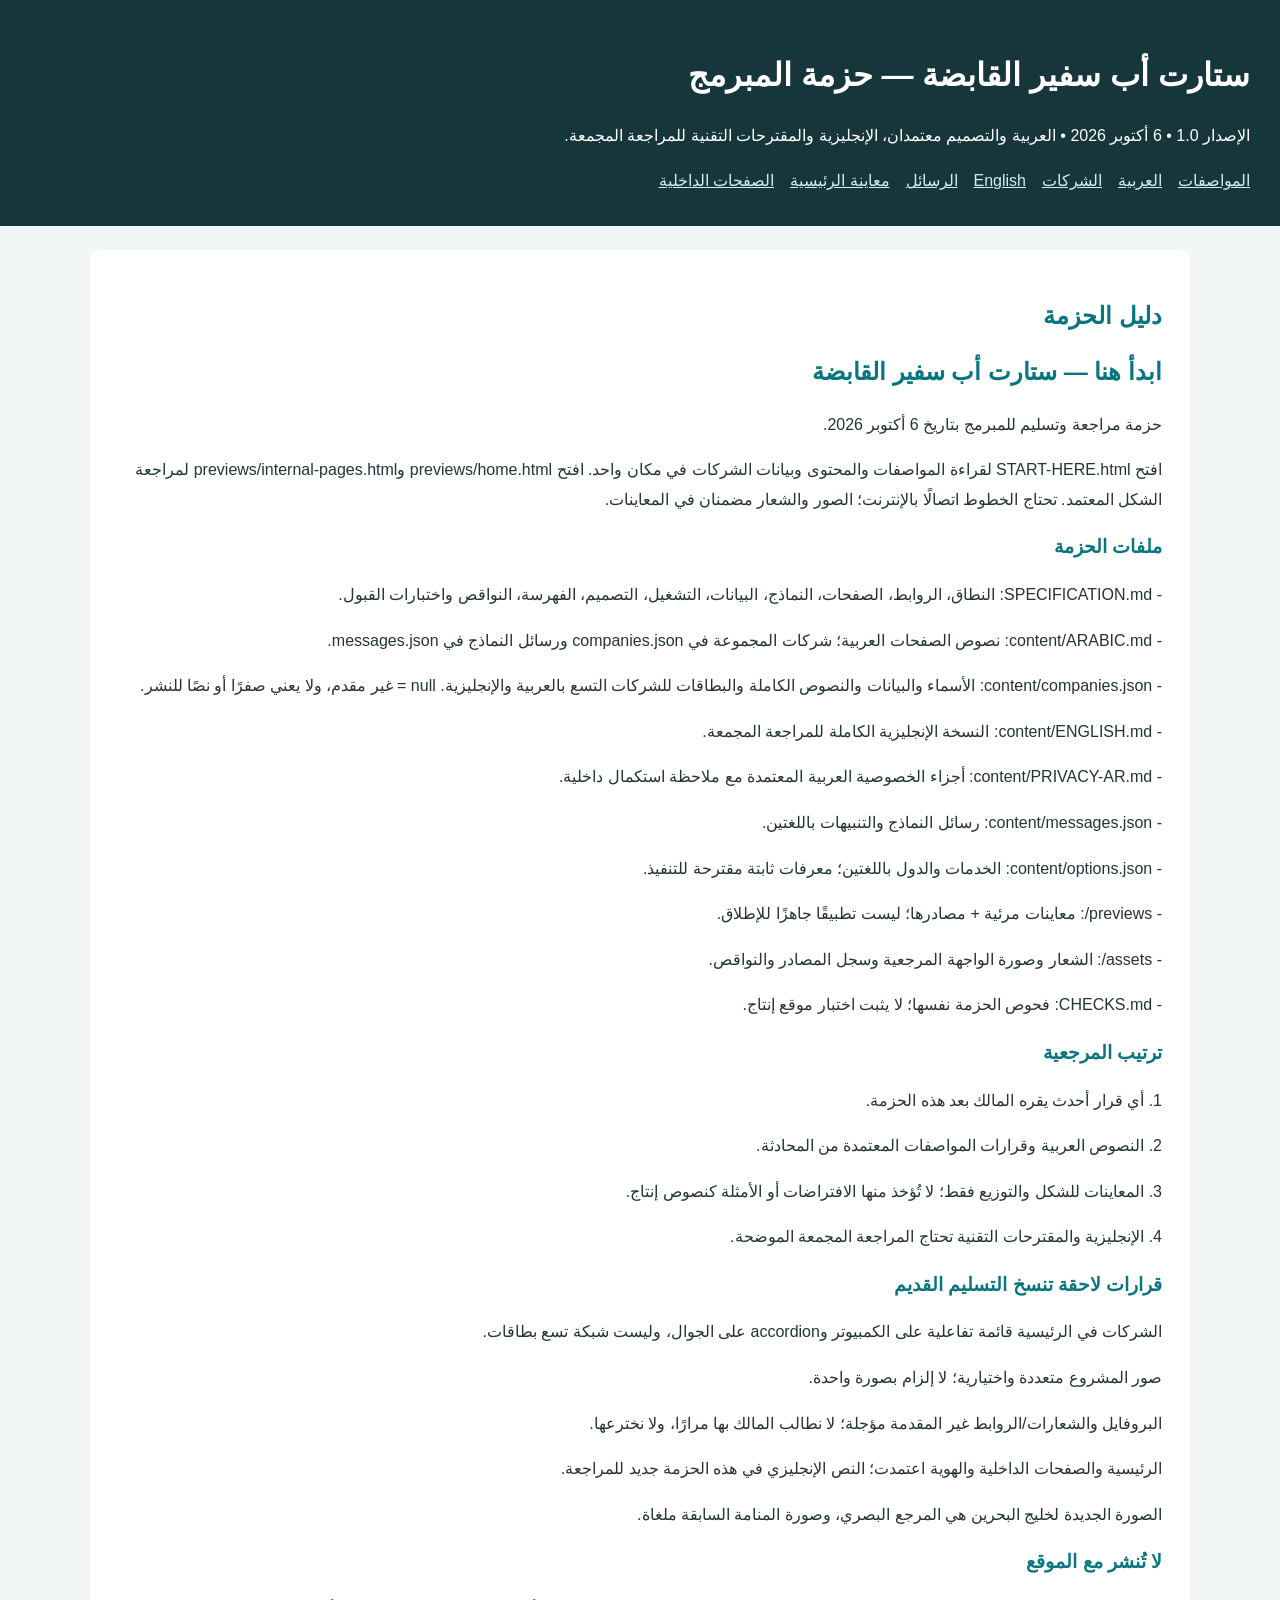
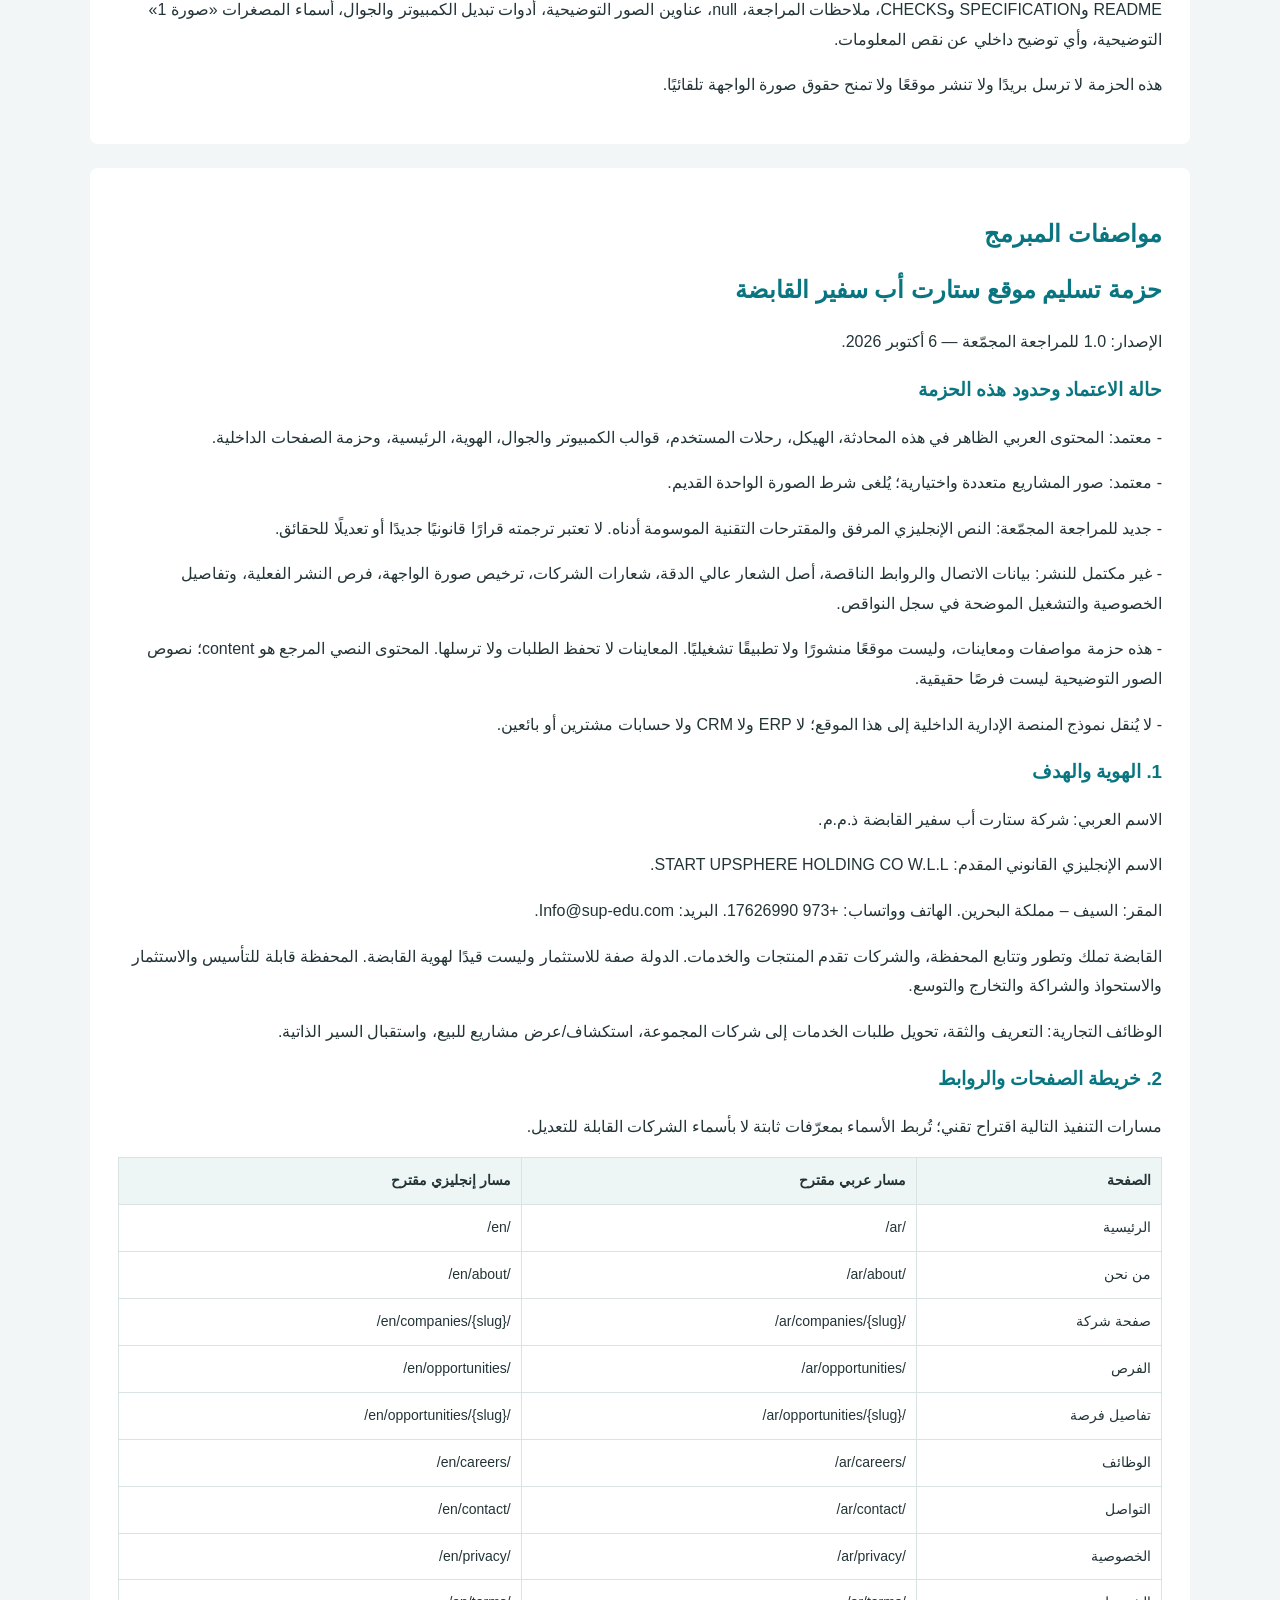
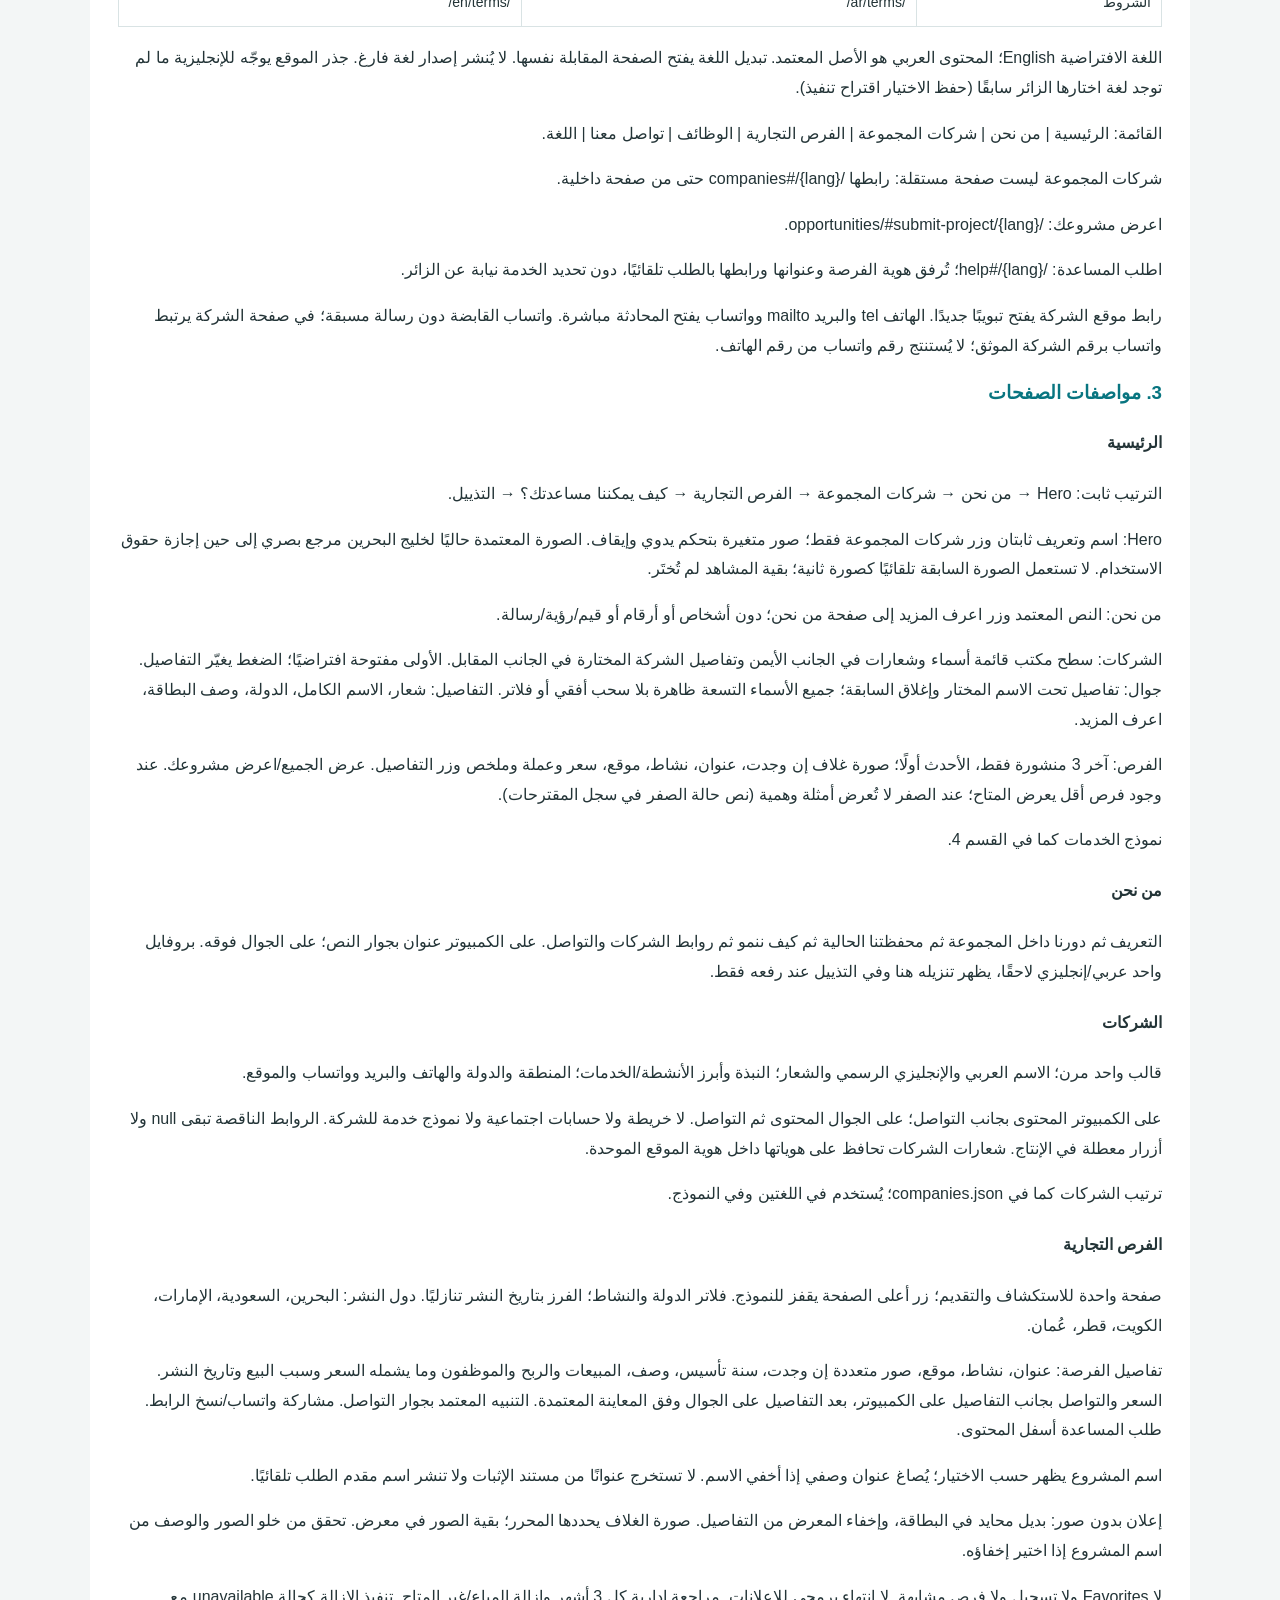
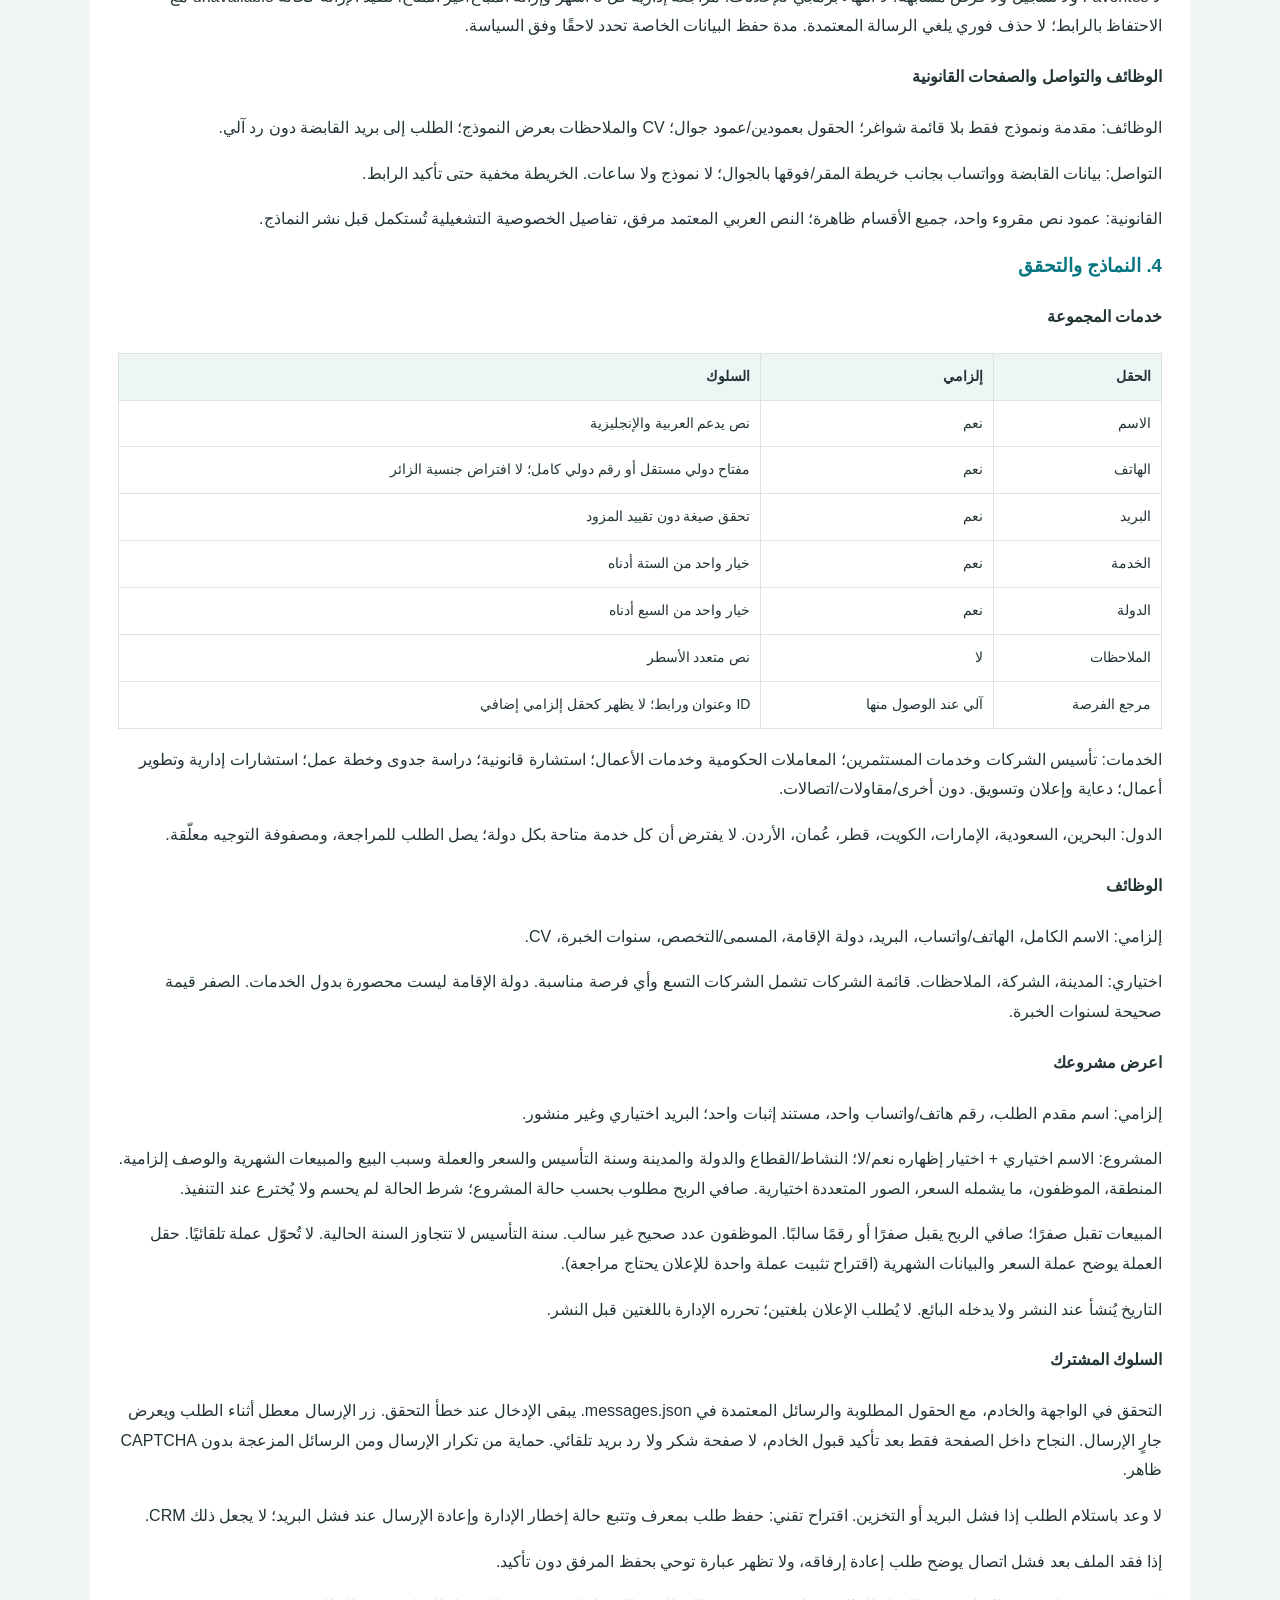
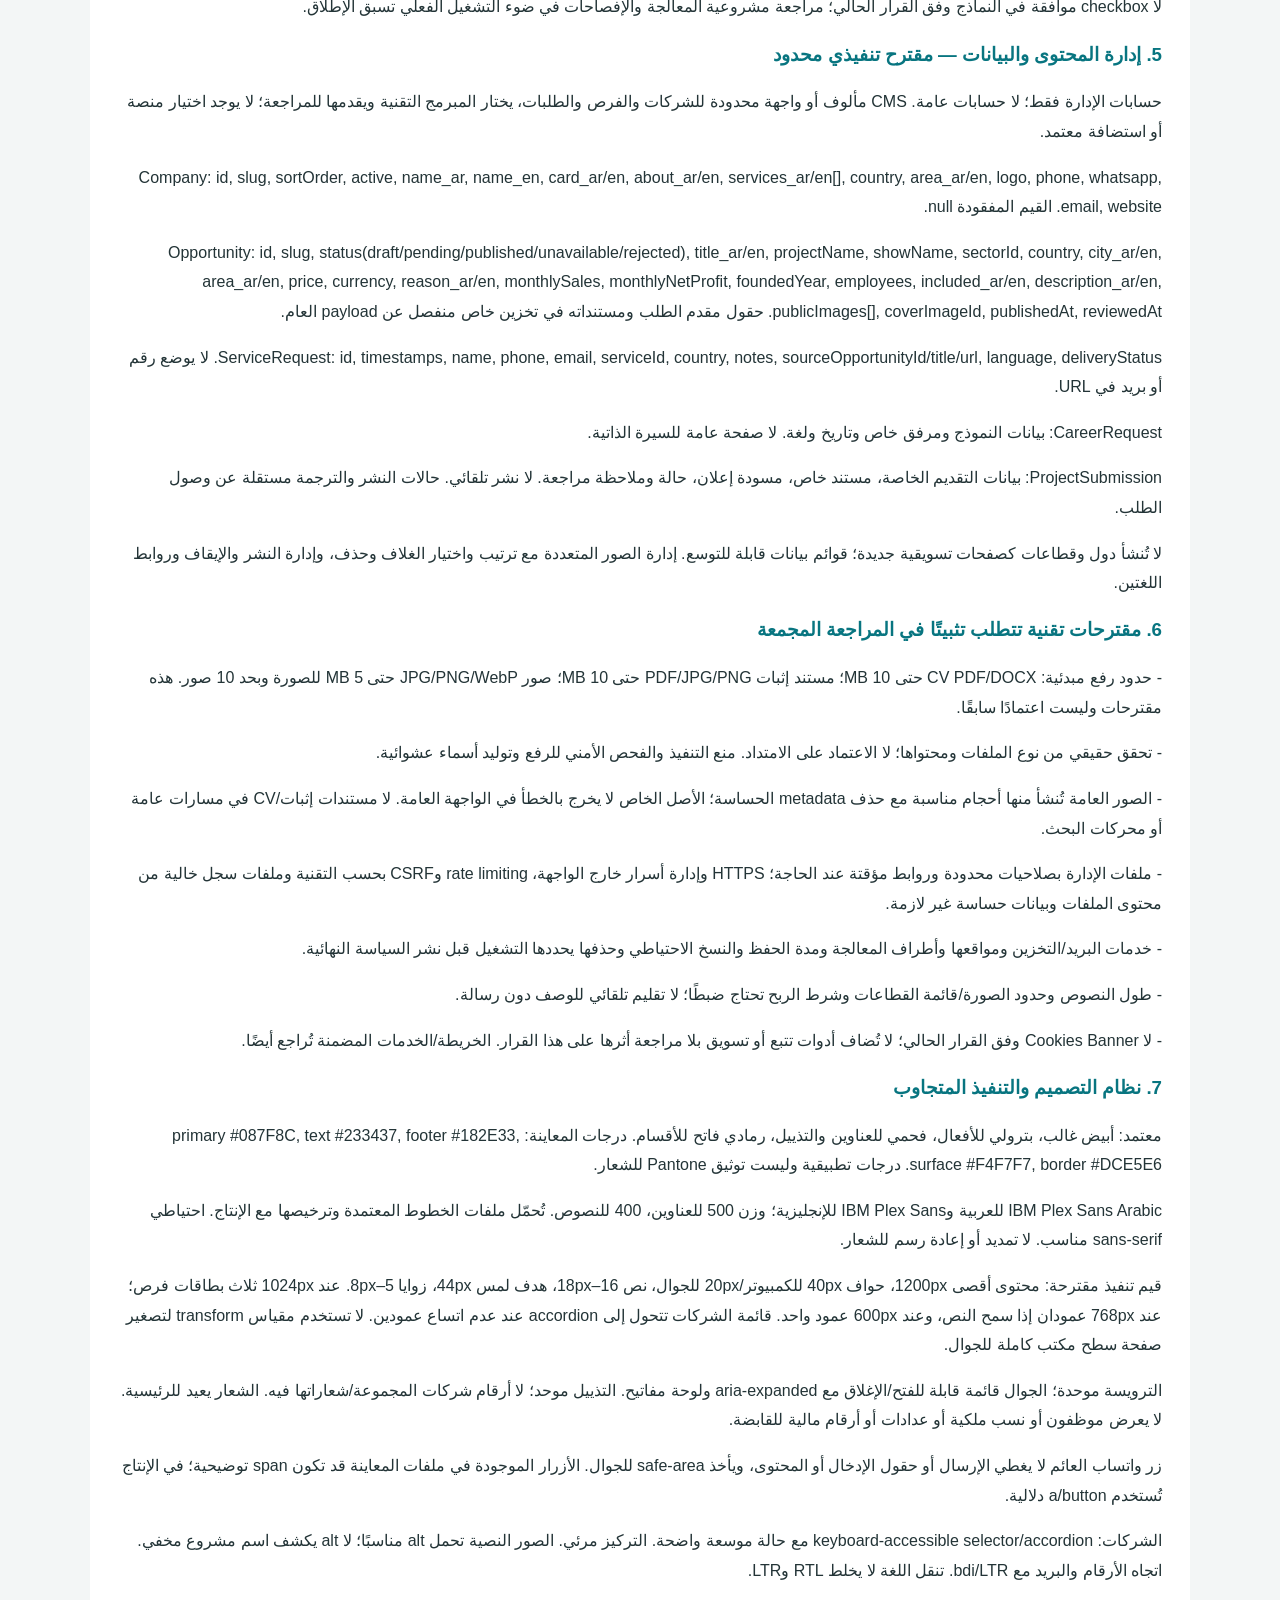
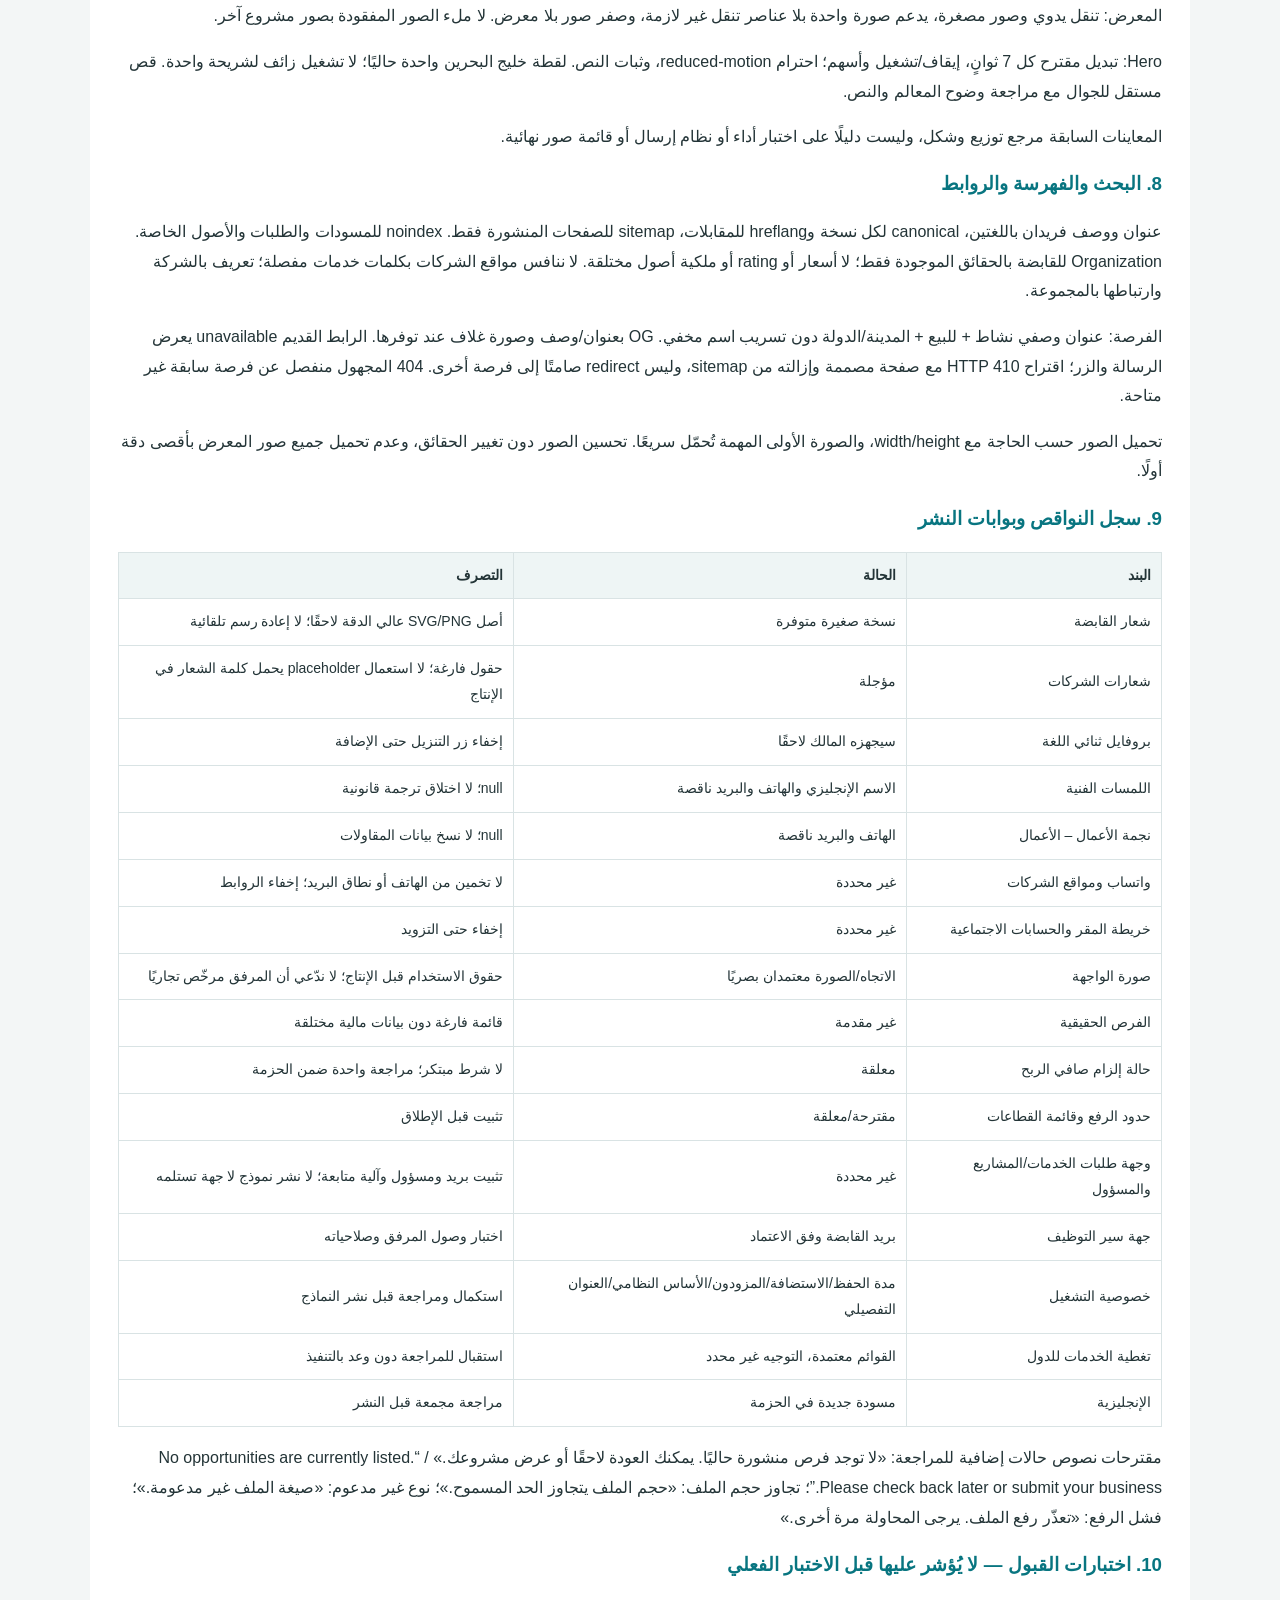
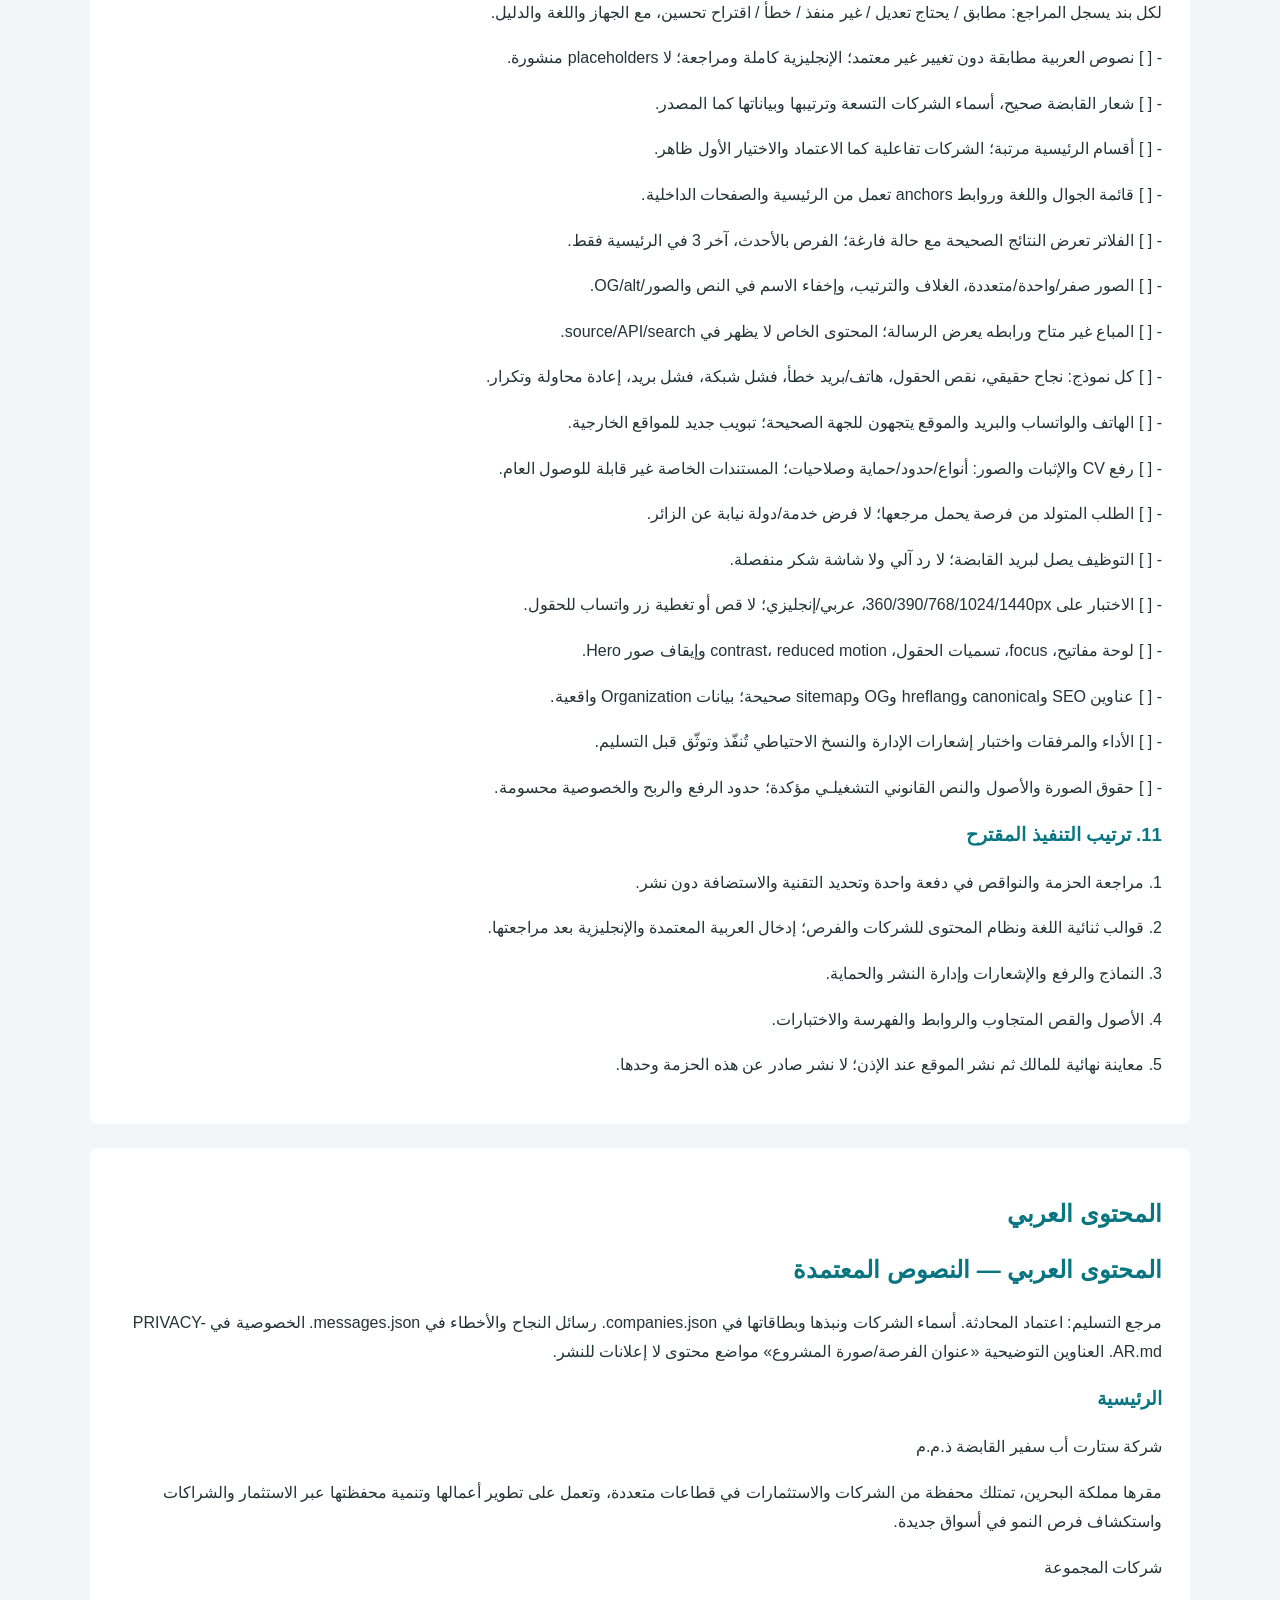
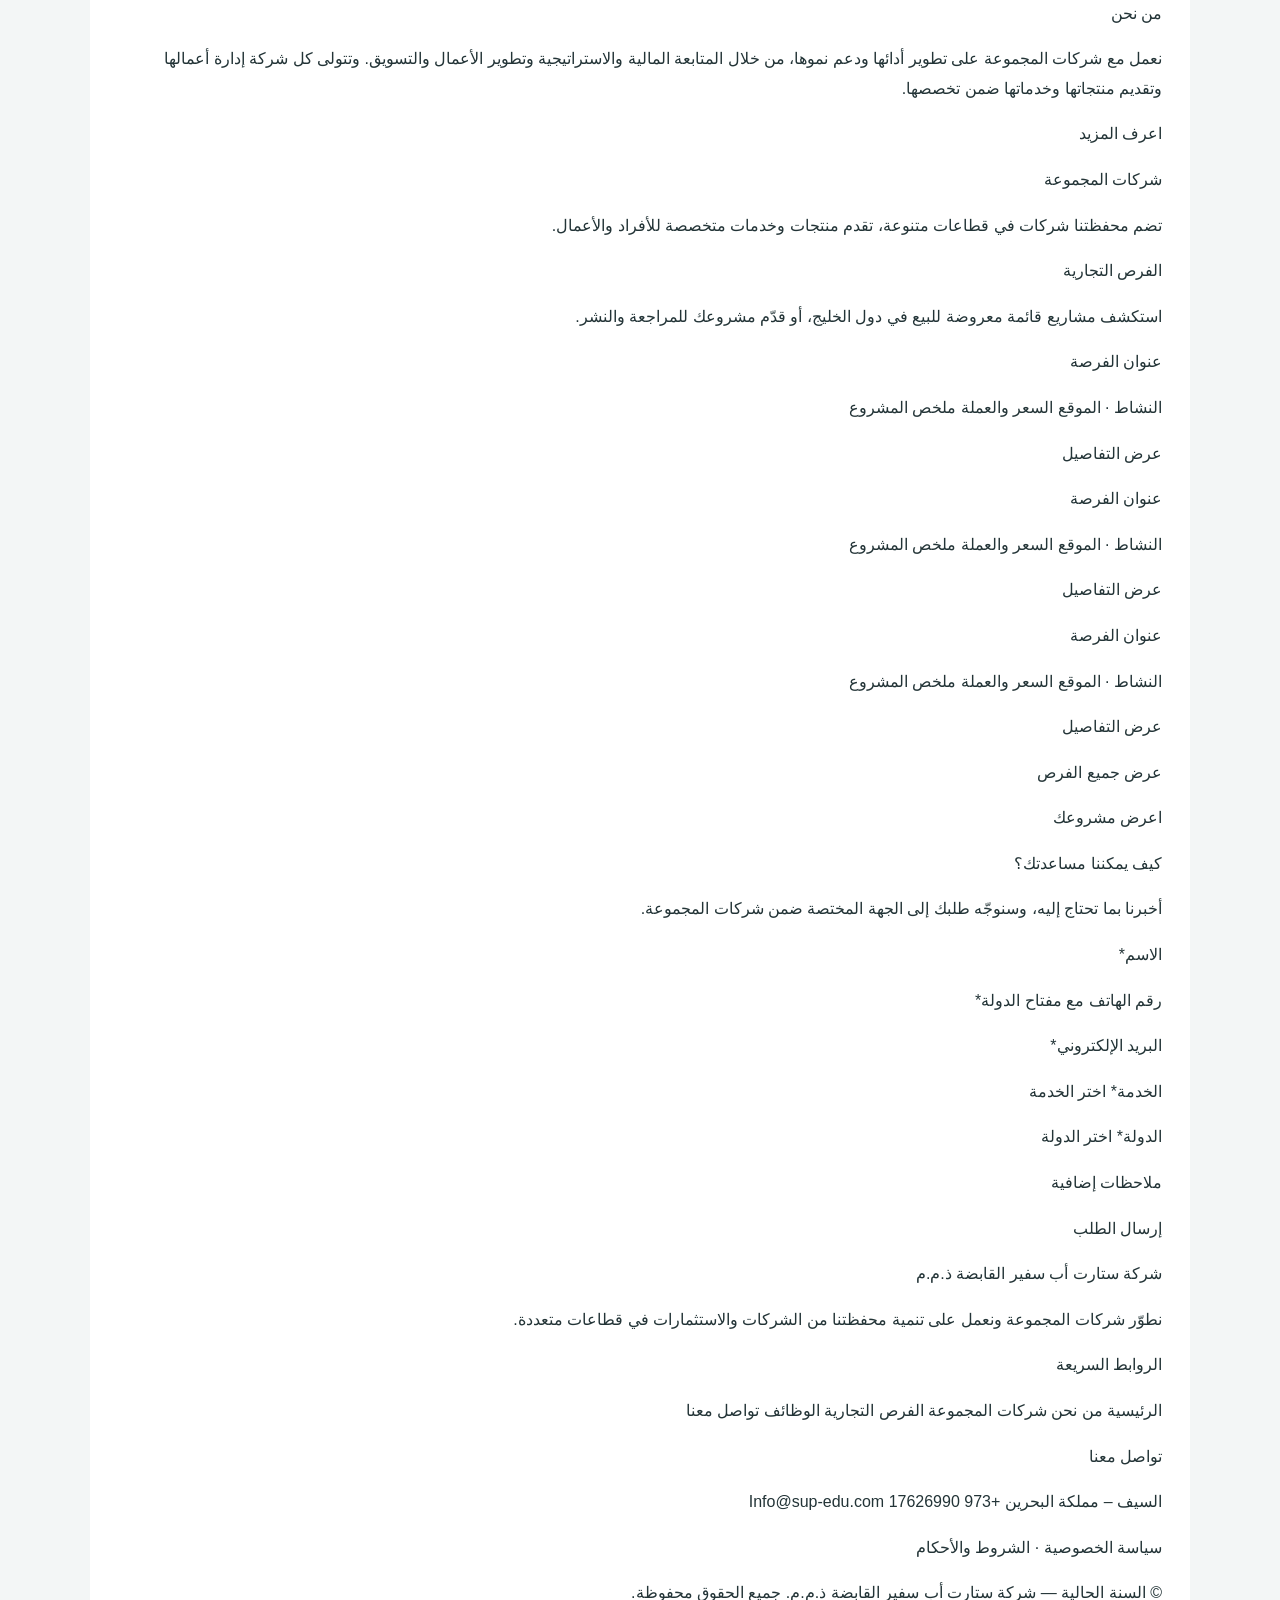
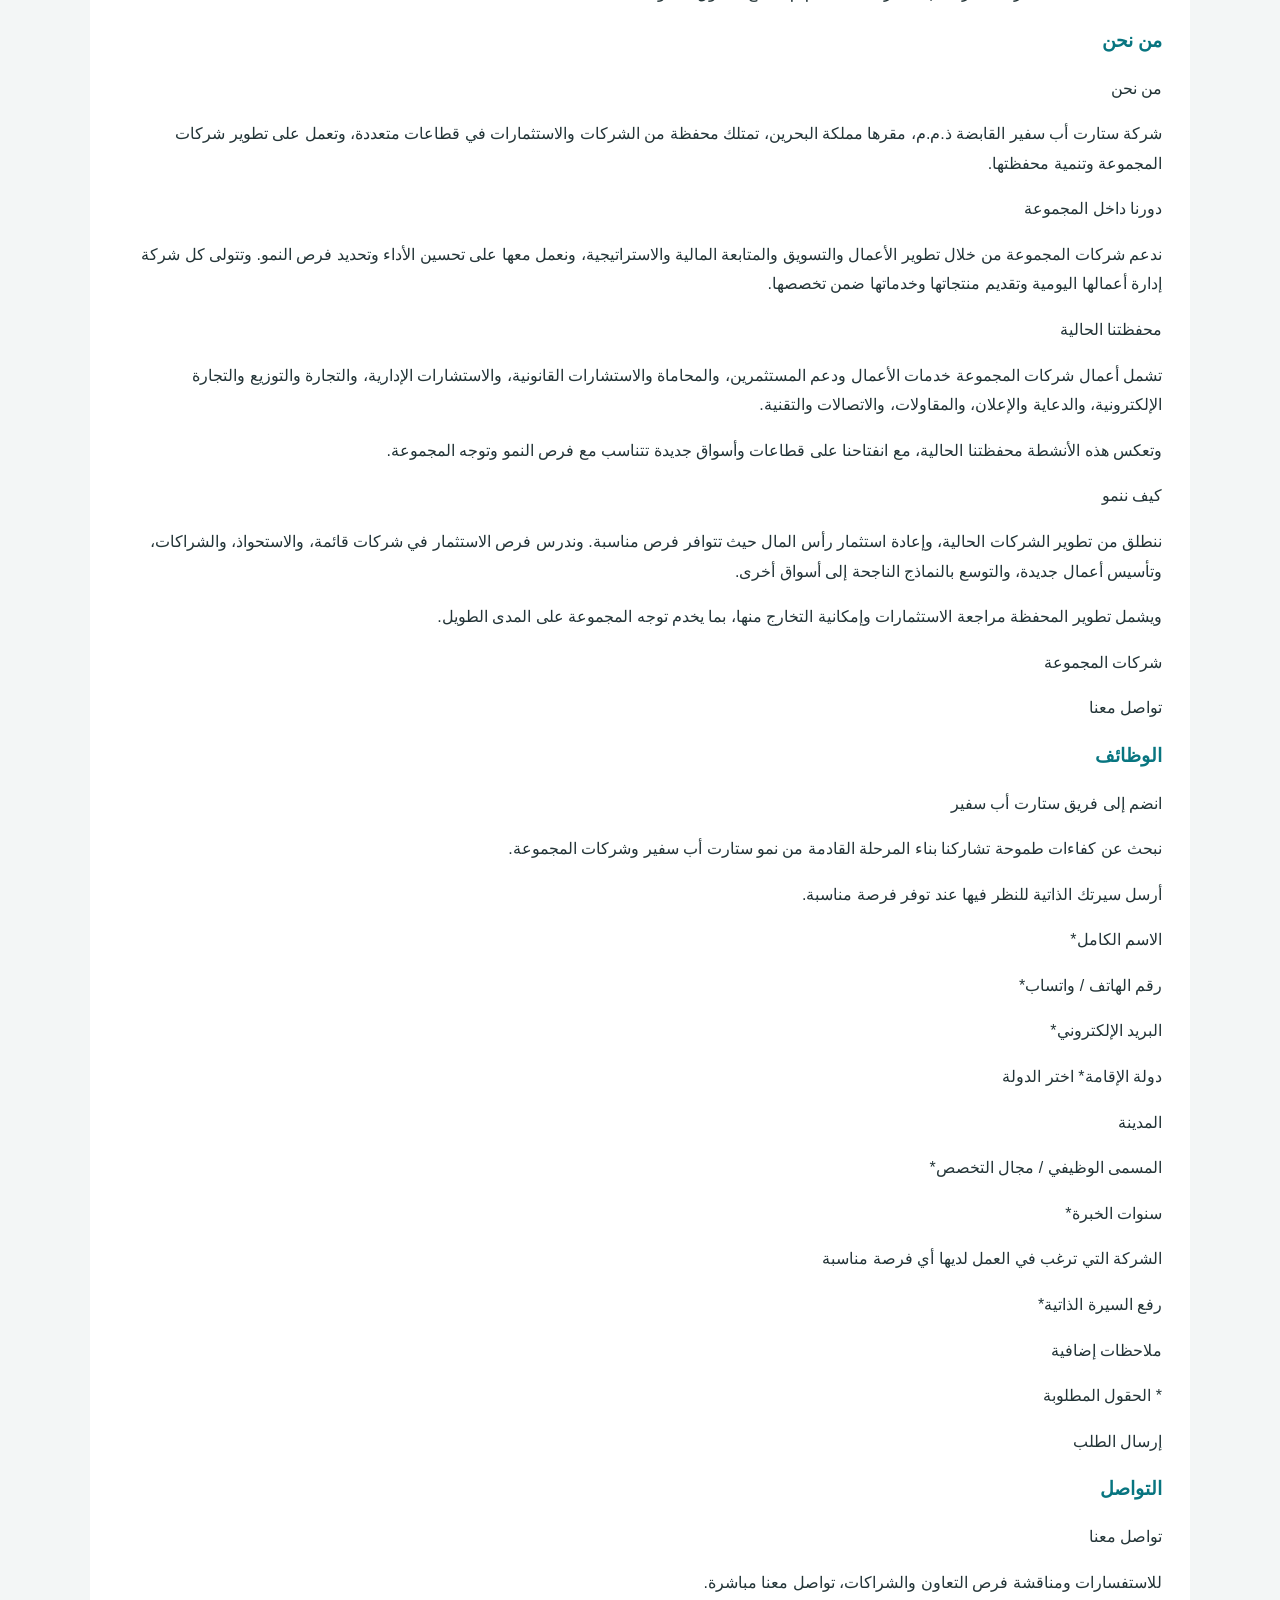
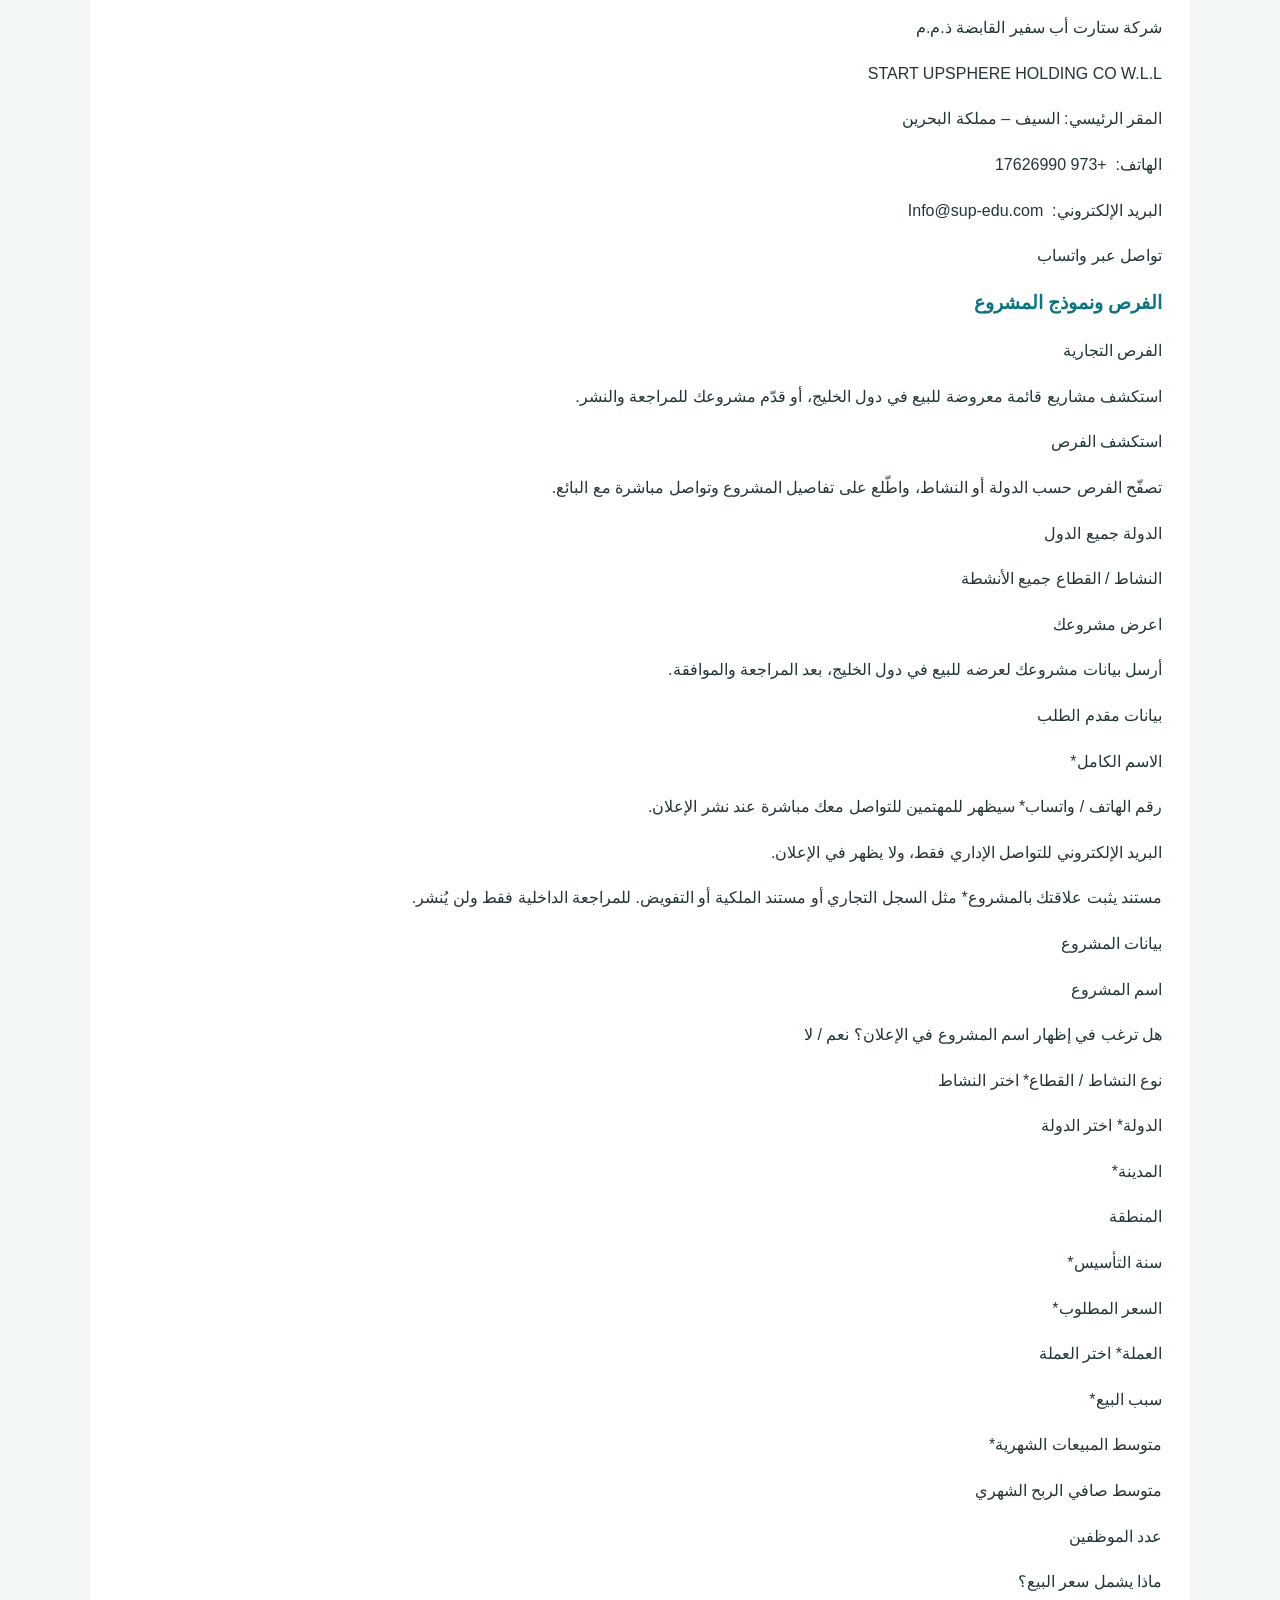
<file: design-reference/Startup_Safeer_Handoff/START-HERE.html>
<!doctype html><html lang="ar" dir="rtl"><head><meta charset="utf-8"><meta name="viewport" content="width=device-width,initial-scale=1"><title>ستارت أب سفير — حزمة المبرمج</title><style>body{margin:0;background:#f3f6f6;color:#233437;font-family:Arial,sans-serif;line-height:1.85}header{background:#17363b;color:white;padding:30px}header p{max-width:1000px}nav{display:flex;gap:16px;flex-wrap:wrap}nav a{color:#cdeff1}main{max-width:1100px;margin:auto;padding:24px}section{background:white;padding:28px;margin-bottom:24px;border-radius:8px}h1,h2,h3{color:#087580;line-height:1.5}header h1{color:white}p{white-space:pre-wrap}table{border-collapse:collapse;width:100%;font-size:14px}td,th{border:1px solid #d9e3e4;padding:10px;text-align:start}th{background:#eef5f5}.table-wrap{overflow:auto}details{border-bottom:1px solid #dce5e6;padding:12px}summary{cursor:pointer;font-weight:bold}pre{white-space:pre-wrap;overflow-wrap:anywhere;font-size:14px}a{color:#087580}@media(max-width:600px){main{padding:12px}section{padding:18px}header{padding:22px}}@media print{nav{display:none}body{background:white}section{break-before:page;box-shadow:none}}</style></head><body><header><h1>ستارت أب سفير القابضة — حزمة المبرمج</h1><p>الإصدار 1.0 • 6 أكتوبر 2026 • العربية والتصميم معتمدان، الإنجليزية والمقترحات التقنية للمراجعة المجمعة.</p><nav><a href="#spec">المواصفات</a><a href="#arabic">العربية</a><a href="#companies">الشركات</a><a href="#english">English</a><a href="#messages">الرسائل</a><a href="previews/home.html">معاينة الرئيسية</a><a href="previews/internal-pages.html">الصفحات الداخلية</a></nav></header><main><section id="readme" lang="ar" dir="rtl"><h1>دليل الحزمة</h1><h2>ابدأ هنا — ستارت أب سفير القابضة</h2>
<p>حزمة مراجعة وتسليم للمبرمج بتاريخ 6 أكتوبر 2026.</p>
<p>افتح START-HERE.html لقراءة المواصفات والمحتوى وبيانات الشركات في مكان واحد. افتح previews/home.html وpreviews/internal-pages.html لمراجعة الشكل المعتمد. تحتاج الخطوط اتصالًا بالإنترنت؛ الصور والشعار مضمنان في المعاينات.</p>
<h3>ملفات الحزمة</h3>
<p>- SPECIFICATION.md: النطاق، الروابط، الصفحات، النماذج، البيانات، التشغيل، التصميم، الفهرسة، النواقص واختبارات القبول.</p>
<p>- content/ARABIC.md: نصوص الصفحات العربية؛ شركات المجموعة في companies.json ورسائل النماذج في messages.json.</p>
<p>- content/companies.json: الأسماء والبيانات والنصوص الكاملة والبطاقات للشركات التسع بالعربية والإنجليزية. null = غير مقدم، ولا يعني صفرًا أو نصًا للنشر.</p>
<p>- content/ENGLISH.md: النسخة الإنجليزية الكاملة للمراجعة المجمعة.</p>
<p>- content/PRIVACY-AR.md: أجزاء الخصوصية العربية المعتمدة مع ملاحظة استكمال داخلية.</p>
<p>- content/messages.json: رسائل النماذج والتنبيهات باللغتين.</p>
<p>- content/options.json: الخدمات والدول باللغتين؛ معرفات ثابتة مقترحة للتنفيذ.</p>
<p>- previews/: معاينات مرئية + مصادرها؛ ليست تطبيقًا جاهزًا للإطلاق.</p>
<p>- assets/: الشعار وصورة الواجهة المرجعية وسجل المصادر والنواقص.</p>
<p>- CHECKS.md: فحوص الحزمة نفسها؛ لا يثبت اختبار موقع إنتاج.</p>
<h3>ترتيب المرجعية</h3>
<p>1. أي قرار أحدث يقره المالك بعد هذه الحزمة.</p>
<p>2. النصوص العربية وقرارات المواصفات المعتمدة من المحادثة.</p>
<p>3. المعاينات للشكل والتوزيع فقط؛ لا تُؤخذ منها الافتراضات أو الأمثلة كنصوص إنتاج.</p>
<p>4. الإنجليزية والمقترحات التقنية تحتاج المراجعة المجمعة الموضحة.</p>
<h3>قرارات لاحقة تنسخ التسليم القديم</h3>
<p>الشركات في الرئيسية قائمة تفاعلية على الكمبيوتر وaccordion على الجوال، وليست شبكة تسع بطاقات.</p>
<p>صور المشروع متعددة واختيارية؛ لا إلزام بصورة واحدة.</p>
<p>البروفايل والشعارات/الروابط غير المقدمة مؤجلة؛ لا نطالب المالك بها مرارًا، ولا نخترعها.</p>
<p>الرئيسية والصفحات الداخلية والهوية اعتمدت؛ النص الإنجليزي في هذه الحزمة جديد للمراجعة.</p>
<p>الصورة الجديدة لخليج البحرين هي المرجع البصري، وصورة المنامة السابقة ملغاة.</p>
<h3>لا تُنشر مع الموقع</h3>
<p>README وSPECIFICATION وCHECKS، ملاحظات المراجعة، null، عناوين الصور التوضيحية، أدوات تبديل الكمبيوتر والجوال، أسماء المصغرات «صورة 1» التوضيحية، وأي توضيح داخلي عن نقص المعلومات.</p>
<p>هذه الحزمة لا ترسل بريدًا ولا تنشر موقعًا ولا تمنح حقوق صورة الواجهة تلقائيًا.</p></section><section id="spec" lang="ar" dir="rtl"><h1>مواصفات المبرمج</h1><h2>حزمة تسليم موقع ستارت أب سفير القابضة</h2>
<p>الإصدار: 1.0 للمراجعة المجمّعة — 6 أكتوبر 2026.</p>
<h3>حالة الاعتماد وحدود هذه الحزمة</h3>
<p>- معتمد: المحتوى العربي الظاهر في هذه المحادثة، الهيكل، رحلات المستخدم، قوالب الكمبيوتر والجوال، الهوية، الرئيسية، وحزمة الصفحات الداخلية.</p>
<p>- معتمد: صور المشاريع متعددة واختيارية؛ يُلغى شرط الصورة الواحدة القديم.</p>
<p>- جديد للمراجعة المجمّعة: النص الإنجليزي المرفق والمقترحات التقنية الموسومة أدناه. لا تعتبر ترجمته قرارًا قانونيًا جديدًا أو تعديلًا للحقائق.</p>
<p>- غير مكتمل للنشر: بيانات الاتصال والروابط الناقصة، أصل الشعار عالي الدقة، شعارات الشركات، ترخيص صورة الواجهة، فرص النشر الفعلية، وتفاصيل الخصوصية والتشغيل الموضحة في سجل النواقص.</p>
<p>- هذه حزمة مواصفات ومعاينات، وليست موقعًا منشورًا ولا تطبيقًا تشغيليًا. المعاينات لا تحفظ الطلبات ولا ترسلها. المحتوى النصي المرجع هو content؛ نصوص الصور التوضيحية ليست فرصًا حقيقية.</p>
<p>- لا يُنقل نموذج المنصة الإدارية الداخلية إلى هذا الموقع؛ لا ERP ولا CRM ولا حسابات مشترين أو بائعين.</p>
<h3>1. الهوية والهدف</h3>
<p>الاسم العربي: شركة ستارت أب سفير القابضة ذ.م.م.</p>
<p>الاسم الإنجليزي القانوني المقدم: START UPSPHERE HOLDING CO W.L.L.</p>
<p>المقر: السيف – مملكة البحرين. الهاتف وواتساب: +973 17626990. البريد: Info@sup-edu.com.</p>
<p>القابضة تملك وتطور وتتابع المحفظة، والشركات تقدم المنتجات والخدمات. الدولة صفة للاستثمار وليست قيدًا لهوية القابضة. المحفظة قابلة للتأسيس والاستثمار والاستحواذ والشراكة والتخارج والتوسع.</p>
<p>الوظائف التجارية: التعريف والثقة، تحويل طلبات الخدمات إلى شركات المجموعة، استكشاف/عرض مشاريع للبيع، واستقبال السير الذاتية.</p>
<h3>2. خريطة الصفحات والروابط</h3>
<p>مسارات التنفيذ التالية اقتراح تقني؛ تُربط الأسماء بمعرّفات ثابتة لا بأسماء الشركات القابلة للتعديل.</p>
<div class="table-wrap"><table><tr><th>الصفحة</th><th>مسار عربي مقترح</th><th>مسار إنجليزي مقترح</th></tr><tr><td>الرئيسية</td><td>/ar/</td><td>/en/</td></tr><tr><td>من نحن</td><td>/ar/about/</td><td>/en/about/</td></tr><tr><td>صفحة شركة</td><td>/ar/companies/{slug}/</td><td>/en/companies/{slug}/</td></tr><tr><td>الفرص</td><td>/ar/opportunities/</td><td>/en/opportunities/</td></tr><tr><td>تفاصيل فرصة</td><td>/ar/opportunities/{slug}/</td><td>/en/opportunities/{slug}/</td></tr><tr><td>الوظائف</td><td>/ar/careers/</td><td>/en/careers/</td></tr><tr><td>التواصل</td><td>/ar/contact/</td><td>/en/contact/</td></tr><tr><td>الخصوصية</td><td>/ar/privacy/</td><td>/en/privacy/</td></tr><tr><td>الشروط</td><td>/ar/terms/</td><td>/en/terms/</td></tr></table></div>
<p>اللغة الافتراضية English؛ المحتوى العربي هو الأصل المعتمد. تبديل اللغة يفتح الصفحة المقابلة نفسها. لا يُنشر إصدار لغة فارغ. جذر الموقع يوجّه للإنجليزية ما لم توجد لغة اختارها الزائر سابقًا (حفظ الاختيار اقتراح تنفيذ).</p>
<p>القائمة: الرئيسية | من نحن | شركات المجموعة | الفرص التجارية | الوظائف | تواصل معنا | اللغة.</p>
<p>شركات المجموعة ليست صفحة مستقلة: رابطها /{lang}/#companies حتى من صفحة داخلية.</p>
<p>اعرض مشروعك: /{lang}/opportunities/#submit-project.</p>
<p>اطلب المساعدة: /{lang}/#help؛ تُرفق هوية الفرصة وعنوانها ورابطها بالطلب تلقائيًا، دون تحديد الخدمة نيابة عن الزائر.</p>
<p>رابط موقع الشركة يفتح تبويبًا جديدًا. الهاتف tel والبريد mailto وواتساب يفتح المحادثة مباشرة. واتساب القابضة دون رسالة مسبقة؛ في صفحة الشركة يرتبط واتساب برقم الشركة الموثق؛ لا يُستنتج رقم واتساب من رقم الهاتف.</p>
<h3>3. مواصفات الصفحات</h3>
<h4>الرئيسية</h4>
<p>الترتيب ثابت: Hero → من نحن → شركات المجموعة → الفرص التجارية → كيف يمكننا مساعدتك؟ → التذييل.</p>
<p>Hero: اسم وتعريف ثابتان وزر شركات المجموعة فقط؛ صور متغيرة بتحكم يدوي وإيقاف. الصورة المعتمدة حاليًا لخليج البحرين مرجع بصري إلى حين إجازة حقوق الاستخدام. لا تستعمل الصورة السابقة تلقائيًا كصورة ثانية؛ بقية المشاهد لم تُختَر.</p>
<p>من نحن: النص المعتمد وزر اعرف المزيد إلى صفحة من نحن؛ دون أشخاص أو أرقام أو قيم/رؤية/رسالة.</p>
<p>الشركات: سطح مكتب قائمة أسماء وشعارات في الجانب الأيمن وتفاصيل الشركة المختارة في الجانب المقابل. الأولى مفتوحة افتراضيًا؛ الضغط يغيّر التفاصيل. جوال: تفاصيل تحت الاسم المختار وإغلاق السابقة؛ جميع الأسماء التسعة ظاهرة بلا سحب أفقي أو فلاتر. التفاصيل: شعار، الاسم الكامل، الدولة، وصف البطاقة، اعرف المزيد.</p>
<p>الفرص: آخر 3 منشورة فقط، الأحدث أولًا؛ صورة غلاف إن وجدت، عنوان، نشاط، موقع، سعر وعملة وملخص وزر التفاصيل. عرض الجميع/اعرض مشروعك. عند وجود فرص أقل يعرض المتاح؛ عند الصفر لا تُعرض أمثلة وهمية (نص حالة الصفر في سجل المقترحات).</p>
<p>نموذج الخدمات كما في القسم 4.</p>
<h4>من نحن</h4>
<p>التعريف ثم دورنا داخل المجموعة ثم محفظتنا الحالية ثم كيف ننمو ثم روابط الشركات والتواصل. على الكمبيوتر عنوان بجوار النص؛ على الجوال فوقه. بروفايل واحد عربي/إنجليزي لاحقًا، يظهر تنزيله هنا وفي التذييل عند رفعه فقط.</p>
<h4>الشركات</h4>
<p>قالب واحد مرن؛ الاسم العربي والإنجليزي الرسمي والشعار؛ النبذة وأبرز الأنشطة/الخدمات؛ المنطقة والدولة والهاتف والبريد وواتساب والموقع.</p>
<p>على الكمبيوتر المحتوى بجانب التواصل؛ على الجوال المحتوى ثم التواصل. لا خريطة ولا حسابات اجتماعية ولا نموذج خدمة للشركة. الروابط الناقصة تبقى null ولا أزرار معطلة في الإنتاج. شعارات الشركات تحافظ على هوياتها داخل هوية الموقع الموحدة.</p>
<p>ترتيب الشركات كما في companies.json؛ يُستخدم في اللغتين وفي النموذج.</p>
<h4>الفرص التجارية</h4>
<p>صفحة واحدة للاستكشاف والتقديم؛ زر أعلى الصفحة يقفز للنموذج. فلاتر الدولة والنشاط؛ الفرز بتاريخ النشر تنازليًا. دول النشر: البحرين، السعودية، الإمارات، الكويت، قطر، عُمان.</p>
<p>تفاصيل الفرصة: عنوان، نشاط، موقع، صور متعددة إن وجدت، سنة تأسيس، وصف، المبيعات والربح والموظفون وما يشمله السعر وسبب البيع وتاريخ النشر. السعر والتواصل بجانب التفاصيل على الكمبيوتر، بعد التفاصيل على الجوال وفق المعاينة المعتمدة. التنبيه المعتمد بجوار التواصل. مشاركة واتساب/نسخ الرابط. طلب المساعدة أسفل المحتوى.</p>
<p>اسم المشروع يظهر حسب الاختيار؛ يُصاغ عنوان وصفي إذا أخفي الاسم. لا تستخرج عنوانًا من مستند الإثبات ولا تنشر اسم مقدم الطلب تلقائيًا.</p>
<p>إعلان بدون صور: بديل محايد في البطاقة، وإخفاء المعرض من التفاصيل. صورة الغلاف يحددها المحرر؛ بقية الصور في معرض. تحقق من خلو الصور والوصف من اسم المشروع إذا اختير إخفاؤه.</p>
<p>لا Favorites ولا تسجيل ولا فرص مشابهة. لا انتهاء برمجي للإعلانات. مراجعة إدارية كل 3 أشهر وإزالة المباع/غير المتاح. تنفيذ الإزالة كحالة unavailable مع الاحتفاظ بالرابط؛ لا حذف فوري يلغي الرسالة المعتمدة. مدة حفظ البيانات الخاصة تحدد لاحقًا وفق السياسة.</p>
<h4>الوظائف والتواصل والصفحات القانونية</h4>
<p>الوظائف: مقدمة ونموذج فقط بلا قائمة شواغر؛ الحقول بعمودين/عمود جوال؛ CV والملاحظات بعرض النموذج؛ الطلب إلى بريد القابضة دون رد آلي.</p>
<p>التواصل: بيانات القابضة وواتساب بجانب خريطة المقر/فوقها بالجوال؛ لا نموذج ولا ساعات. الخريطة مخفية حتى تأكيد الرابط.</p>
<p>القانونية: عمود نص مقروء واحد، جميع الأقسام ظاهرة؛ النص العربي المعتمد مرفق، تفاصيل الخصوصية التشغيلية تُستكمل قبل نشر النماذج.</p>
<h3>4. النماذج والتحقق</h3>
<h4>خدمات المجموعة</h4>
<div class="table-wrap"><table><tr><th>الحقل</th><th>إلزامي</th><th>السلوك</th></tr><tr><td>الاسم</td><td>نعم</td><td>نص يدعم العربية والإنجليزية</td></tr><tr><td>الهاتف</td><td>نعم</td><td>مفتاح دولي مستقل أو رقم دولي كامل؛ لا افتراض جنسية الزائر</td></tr><tr><td>البريد</td><td>نعم</td><td>تحقق صيغة دون تقييد المزود</td></tr><tr><td>الخدمة</td><td>نعم</td><td>خيار واحد من الستة أدناه</td></tr><tr><td>الدولة</td><td>نعم</td><td>خيار واحد من السبع أدناه</td></tr><tr><td>الملاحظات</td><td>لا</td><td>نص متعدد الأسطر</td></tr><tr><td>مرجع الفرصة</td><td>آلي عند الوصول منها</td><td>ID وعنوان ورابط؛ لا يظهر كحقل إلزامي إضافي</td></tr></table></div>
<p>الخدمات: تأسيس الشركات وخدمات المستثمرين؛ المعاملات الحكومية وخدمات الأعمال؛ استشارة قانونية؛ دراسة جدوى وخطة عمل؛ استشارات إدارية وتطوير أعمال؛ دعاية وإعلان وتسويق. دون أخرى/مقاولات/اتصالات.</p>
<p>الدول: البحرين، السعودية، الإمارات، الكويت، قطر، عُمان، الأردن. لا يفترض أن كل خدمة متاحة بكل دولة؛ يصل الطلب للمراجعة، ومصفوفة التوجيه معلّقة.</p>
<h4>الوظائف</h4>
<p>إلزامي: الاسم الكامل، الهاتف/واتساب، البريد، دولة الإقامة، المسمى/التخصص، سنوات الخبرة، CV.</p>
<p>اختياري: المدينة، الشركة، الملاحظات. قائمة الشركات تشمل الشركات التسع وأي فرصة مناسبة. دولة الإقامة ليست محصورة بدول الخدمات. الصفر قيمة صحيحة لسنوات الخبرة.</p>
<h4>اعرض مشروعك</h4>
<p>إلزامي: اسم مقدم الطلب، رقم هاتف/واتساب واحد، مستند إثبات واحد؛ البريد اختياري وغير منشور.</p>
<p>المشروع: الاسم اختياري + اختيار إظهاره نعم/لا؛ النشاط/القطاع والدولة والمدينة وسنة التأسيس والسعر والعملة وسبب البيع والمبيعات الشهرية والوصف إلزامية. المنطقة، الموظفون، ما يشمله السعر، الصور المتعددة اختيارية. صافي الربح مطلوب بحسب حالة المشروع؛ شرط الحالة لم يحسم ولا يُخترع عند التنفيذ.</p>
<p>المبيعات تقبل صفرًا؛ صافي الربح يقبل صفرًا أو رقمًا سالبًا. الموظفون عدد صحيح غير سالب. سنة التأسيس لا تتجاوز السنة الحالية. لا تُحوّل عملة تلقائيًا. حقل العملة يوضح عملة السعر والبيانات الشهرية (اقتراح تثبيت عملة واحدة للإعلان يحتاج مراجعة).</p>
<p>التاريخ يُنشأ عند النشر ولا يدخله البائع. لا يُطلب الإعلان بلغتين؛ تحرره الإدارة باللغتين قبل النشر.</p>
<h4>السلوك المشترك</h4>
<p>التحقق في الواجهة والخادم، مع الحقول المطلوبة والرسائل المعتمدة في messages.json. يبقى الإدخال عند خطأ التحقق. زر الإرسال معطل أثناء الطلب ويعرض جارٍ الإرسال. النجاح داخل الصفحة فقط بعد تأكيد قبول الخادم، لا صفحة شكر ولا رد بريد تلقائي. حماية من تكرار الإرسال ومن الرسائل المزعجة بدون CAPTCHA ظاهر.</p>
<p>لا وعد باستلام الطلب إذا فشل البريد أو التخزين. اقتراح تقني: حفظ طلب بمعرف وتتبع حالة إخطار الإدارة وإعادة الإرسال عند فشل البريد؛ لا يجعل ذلك CRM.</p>
<p>إذا فقد الملف بعد فشل اتصال يوضح طلب إعادة إرفاقه، ولا تظهر عبارة توحي بحفظ المرفق دون تأكيد.</p>
<p>لا checkbox موافقة في النماذج وفق القرار الحالي؛ مراجعة مشروعية المعالجة والإفصاحات في ضوء التشغيل الفعلي تسبق الإطلاق.</p>
<h3>5. إدارة المحتوى والبيانات — مقترح تنفيذي محدود</h3>
<p>حسابات الإدارة فقط؛ لا حسابات عامة. CMS مألوف أو واجهة محدودة للشركات والفرص والطلبات، يختار المبرمج التقنية ويقدمها للمراجعة؛ لا يوجد اختيار منصة أو استضافة معتمد.</p>
<p>Company: id, slug, sortOrder, active, name_ar, name_en, card_ar/en, about_ar/en, services_ar/en[], country, area_ar/en, logo, phone, whatsapp, email, website. القيم المفقودة null.</p>
<p>Opportunity: id, slug, status(draft/pending/published/unavailable/rejected), title_ar/en, projectName, showName, sectorId, country, city_ar/en, area_ar/en, price, currency, reason_ar/en, monthlySales, monthlyNetProfit, foundedYear, employees, included_ar/en, description_ar/en, publicImages[], coverImageId, publishedAt, reviewedAt. حقول مقدم الطلب ومستنداته في تخزين خاص منفصل عن payload العام.</p>
<p>ServiceRequest: id, timestamps, name, phone, email, serviceId, country, notes, sourceOpportunityId/title/url, language, deliveryStatus. لا يوضع رقم أو بريد في URL.</p>
<p>CareerRequest: بيانات النموذج ومرفق خاص وتاريخ ولغة. لا صفحة عامة للسيرة الذاتية.</p>
<p>ProjectSubmission: بيانات التقديم الخاصة، مستند خاص، مسودة إعلان، حالة وملاحظة مراجعة. لا نشر تلقائي. حالات النشر والترجمة مستقلة عن وصول الطلب.</p>
<p>لا تُنشأ دول وقطاعات كصفحات تسويقية جديدة؛ قوائم بيانات قابلة للتوسع. إدارة الصور المتعددة مع ترتيب واختيار الغلاف وحذف، وإدارة النشر والإيقاف وروابط اللغتين.</p>
<h3>6. مقترحات تقنية تتطلب تثبيتًا في المراجعة المجمعة</h3>
<p>- حدود رفع مبدئية: CV PDF/DOCX حتى 10 MB؛ مستند إثبات PDF/JPG/PNG حتى 10 MB؛ صور JPG/PNG/WebP حتى 5 MB للصورة وبحد 10 صور. هذه مقترحات وليست اعتمادًا سابقًا.</p>
<p>- تحقق حقيقي من نوع الملفات ومحتواها؛ لا الاعتماد على الامتداد. منع التنفيذ والفحص الأمني للرفع وتوليد أسماء عشوائية.</p>
<p>- الصور العامة تُنشأ منها أحجام مناسبة مع حذف metadata الحساسة؛ الأصل الخاص لا يخرج بالخطأ في الواجهة العامة. لا مستندات إثبات/CV في مسارات عامة أو محركات البحث.</p>
<p>- ملفات الإدارة بصلاحيات محدودة وروابط مؤقتة عند الحاجة؛ HTTPS وإدارة أسرار خارج الواجهة، rate limiting وCSRF بحسب التقنية وملفات سجل خالية من محتوى الملفات وبيانات حساسة غير لازمة.</p>
<p>- خدمات البريد/التخزين ومواقعها وأطراف المعالجة ومدة الحفظ والنسخ الاحتياطي وحذفها يحددها التشغيل قبل نشر السياسة النهائية.</p>
<p>- طول النصوص وحدود الصورة/قائمة القطاعات وشرط الربح تحتاج ضبطًا؛ لا تقليم تلقائي للوصف دون رسالة.</p>
<p>- لا Cookies Banner وفق القرار الحالي؛ لا تُضاف أدوات تتبع أو تسويق بلا مراجعة أثرها على هذا القرار. الخريطة/الخدمات المضمنة تُراجع أيضًا.</p>
<h3>7. نظام التصميم والتنفيذ المتجاوب</h3>
<p>معتمد: أبيض غالب، بترولي للأفعال، فحمي للعناوين والتذييل، رمادي فاتح للأقسام. درجات المعاينة: primary #087F8C, text #233437, footer #182E33, surface #F4F7F7, border #DCE5E6. درجات تطبيقية وليست توثيق Pantone للشعار.</p>
<p>IBM Plex Sans Arabic للعربية وIBM Plex Sans للإنجليزية؛ وزن 500 للعناوين، 400 للنصوص. تُحمّل ملفات الخطوط المعتمدة وترخيصها مع الإنتاج. احتياطي sans-serif مناسب. لا تمديد أو إعادة رسم للشعار.</p>
<p>قيم تنفيذ مقترحة: محتوى أقصى 1200px، حواف 40px للكمبيوتر/20px للجوال، نص 16–18px، هدف لمس 44px، زوايا 5–8px. عند 1024px ثلاث بطاقات فرص؛ عند 768px عمودان إذا سمح النص، وعند 600px عمود واحد. قائمة الشركات تتحول إلى accordion عند عدم اتساع عمودين. لا تستخدم مقياس transform لتصغير صفحة سطح مكتب كاملة للجوال.</p>
<p>الترويسة موحدة؛ الجوال قائمة قابلة للفتح/الإغلاق مع aria-expanded ولوحة مفاتيح. التذييل موحد؛ لا أرقام شركات المجموعة/شعاراتها فيه. الشعار يعيد للرئيسية. لا يعرض موظفون أو نسب ملكية أو عدادات أو أرقام مالية للقابضة.</p>
<p>زر واتساب العائم لا يغطي الإرسال أو حقول الإدخال أو المحتوى، ويأخذ safe-area للجوال. الأزرار الموجودة في ملفات المعاينة قد تكون span توضيحية؛ في الإنتاج تُستخدم a/button دلالية.</p>
<p>الشركات: keyboard-accessible selector/accordion مع حالة موسعة واضحة. التركيز مرئي. الصور النصية تحمل alt مناسبًا؛ لا alt يكشف اسم مشروع مخفي. اتجاه الأرقام والبريد مع bdi/LTR. تنقل اللغة لا يخلط RTL وLTR.</p>
<p>المعرض: تنقل يدوي وصور مصغرة، يدعم صورة واحدة بلا عناصر تنقل غير لازمة، وصفر صور بلا معرض. لا ملء الصور المفقودة بصور مشروع آخر.</p>
<p>Hero: تبديل مقترح كل 7 ثوانٍ، إيقاف/تشغيل وأسهم؛ احترام reduced-motion، وثبات النص. لقطة خليج البحرين واحدة حاليًا؛ لا تشغيل زائف لشريحة واحدة. قص مستقل للجوال مع مراجعة وضوح المعالم والنص.</p>
<p>المعاينات السابقة مرجع توزيع وشكل، وليست دليلًا على اختبار أداء أو نظام إرسال أو قائمة صور نهائية.</p>
<h3>8. البحث والفهرسة والروابط</h3>
<p>عنوان ووصف فريدان باللغتين، canonical لكل نسخة وhreflang للمقابلات، sitemap للصفحات المنشورة فقط. noindex للمسودات والطلبات والأصول الخاصة. Organization للقابضة بالحقائق الموجودة فقط؛ لا أسعار أو rating أو ملكية أصول مختلقة. لا ننافس مواقع الشركات بكلمات خدمات مفصلة؛ تعريف بالشركة وارتباطها بالمجموعة.</p>
<p>الفرصة: عنوان وصفي نشاط + للبيع + المدينة/الدولة دون تسريب اسم مخفي. OG بعنوان/وصف وصورة غلاف عند توفرها. الرابط القديم unavailable يعرض الرسالة والزر؛ اقتراح HTTP 410 مع صفحة مصممة وإزالته من sitemap، وليس redirect صامتًا إلى فرصة أخرى. 404 المجهول منفصل عن فرصة سابقة غير متاحة.</p>
<p>تحميل الصور حسب الحاجة مع width/height، والصورة الأولى المهمة تُحمّل سريعًا. تحسين الصور دون تغيير الحقائق، وعدم تحميل جميع صور المعرض بأقصى دقة أولًا.</p>
<h3>9. سجل النواقص وبوابات النشر</h3>
<div class="table-wrap"><table><tr><th>البند</th><th>الحالة</th><th>التصرف</th></tr><tr><td>شعار القابضة</td><td>نسخة صغيرة متوفرة</td><td>أصل SVG/PNG عالي الدقة لاحقًا؛ لا إعادة رسم تلقائية</td></tr><tr><td>شعارات الشركات</td><td>مؤجلة</td><td>حقول فارغة؛ لا استعمال placeholder يحمل كلمة الشعار في الإنتاج</td></tr><tr><td>بروفايل ثنائي اللغة</td><td>سيجهزه المالك لاحقًا</td><td>إخفاء زر التنزيل حتى الإضافة</td></tr><tr><td>اللمسات الفنية</td><td>الاسم الإنجليزي والهاتف والبريد ناقصة</td><td>null؛ لا اختلاق ترجمة قانونية</td></tr><tr><td>نجمة الأعمال – الأعمال</td><td>الهاتف والبريد ناقصة</td><td>null؛ لا نسخ بيانات المقاولات</td></tr><tr><td>واتساب ومواقع الشركات</td><td>غير محددة</td><td>لا تخمين من الهاتف أو نطاق البريد؛ إخفاء الروابط</td></tr><tr><td>خريطة المقر والحسابات الاجتماعية</td><td>غير محددة</td><td>إخفاء حتى التزويد</td></tr><tr><td>صورة الواجهة</td><td>الاتجاه/الصورة معتمدان بصريًا</td><td>حقوق الاستخدام قبل الإنتاج؛ لا ندّعي أن المرفق مرخّص تجاريًا</td></tr><tr><td>الفرص الحقيقية</td><td>غير مقدمة</td><td>قائمة فارغة دون بيانات مالية مختلقة</td></tr><tr><td>حالة إلزام صافي الربح</td><td>معلقة</td><td>لا شرط مبتكر؛ مراجعة واحدة ضمن الحزمة</td></tr><tr><td>حدود الرفع وقائمة القطاعات</td><td>مقترحة/معلقة</td><td>تثبيت قبل الإطلاق</td></tr><tr><td>وجهة طلبات الخدمات/المشاريع والمسؤول</td><td>غير محددة</td><td>تثبيت بريد ومسؤول وآلية متابعة؛ لا نشر نموذج لا جهة تستلمه</td></tr><tr><td>جهة سير التوظيف</td><td>بريد القابضة وفق الاعتماد</td><td>اختبار وصول المرفق وصلاحياته</td></tr><tr><td>خصوصية التشغيل</td><td>مدة الحفظ/الاستضافة/المزودون/الأساس النظامي/العنوان التفصيلي</td><td>استكمال ومراجعة قبل نشر النماذج</td></tr><tr><td>تغطية الخدمات للدول</td><td>القوائم معتمدة، التوجيه غير محدد</td><td>استقبال للمراجعة دون وعد بالتنفيذ</td></tr><tr><td>الإنجليزية</td><td>مسودة جديدة في الحزمة</td><td>مراجعة مجمعة قبل النشر</td></tr></table></div>
<p>مقترحات نصوص حالات إضافية للمراجعة: «لا توجد فرص منشورة حاليًا. يمكنك العودة لاحقًا أو عرض مشروعك.» / “No opportunities are currently listed. Please check back later or submit your business.”؛ تجاوز حجم الملف: «حجم الملف يتجاوز الحد المسموح.»؛ نوع غير مدعوم: «صيغة الملف غير مدعومة.»؛ فشل الرفع: «تعذّر رفع الملف. يرجى المحاولة مرة أخرى.»</p>
<h3>10. اختبارات القبول — لا يُؤشر عليها قبل الاختبار الفعلي</h3>
<p>لكل بند يسجل المراجع: مطابق / يحتاج تعديل / غير منفذ / خطأ / اقتراح تحسين، مع الجهاز واللغة والدليل.</p>
<p>- [ ] نصوص العربية مطابقة دون تغيير غير معتمد؛ الإنجليزية كاملة ومراجعة؛ لا placeholders منشورة.</p>
<p>- [ ] شعار القابضة صحيح، أسماء الشركات التسعة وترتيبها وبياناتها كما المصدر.</p>
<p>- [ ] أقسام الرئيسية مرتبة؛ الشركات تفاعلية كما الاعتماد والاختيار الأول ظاهر.</p>
<p>- [ ] قائمة الجوال واللغة وروابط anchors تعمل من الرئيسية والصفحات الداخلية.</p>
<p>- [ ] الفلاتر تعرض النتائج الصحيحة مع حالة فارغة؛ الفرص بالأحدث، آخر 3 في الرئيسية فقط.</p>
<p>- [ ] الصور صفر/واحدة/متعددة، الغلاف والترتيب، وإخفاء الاسم في النص والصور/OG/alt.</p>
<p>- [ ] المباع غير متاح ورابطه يعرض الرسالة؛ المحتوى الخاص لا يظهر في source/API/search.</p>
<p>- [ ] كل نموذج: نجاح حقيقي، نقص الحقول، هاتف/بريد خطأ، فشل شبكة، فشل بريد، إعادة محاولة وتكرار.</p>
<p>- [ ] الهاتف والواتساب والبريد والموقع يتجهون للجهة الصحيحة؛ تبويب جديد للمواقع الخارجية.</p>
<p>- [ ] رفع CV والإثبات والصور: أنواع/حدود/حماية وصلاحيات؛ المستندات الخاصة غير قابلة للوصول العام.</p>
<p>- [ ] الطلب المتولد من فرصة يحمل مرجعها؛ لا فرض خدمة/دولة نيابة عن الزائر.</p>
<p>- [ ] التوظيف يصل لبريد القابضة؛ لا رد آلي ولا شاشة شكر منفصلة.</p>
<p>- [ ] الاختبار على 360/390/768/1024/1440px، عربي/إنجليزي؛ لا قص أو تغطية زر واتساب للحقول.</p>
<p>- [ ] لوحة مفاتيح، focus، تسميات الحقول، contrast، reduced motion وإيقاف صور Hero.</p>
<p>- [ ] عناوين SEO وcanonical وhreflang وOG وsitemap صحيحة؛ بيانات Organization واقعية.</p>
<p>- [ ] الأداء والمرفقات واختبار إشعارات الإدارة والنسخ الاحتياطي تُنفّذ وتوثّق قبل التسليم.</p>
<p>- [ ] حقوق الصورة والأصول والنص القانوني التشغيلـي مؤكدة؛ حدود الرفع والربح والخصوصية محسومة.</p>
<h3>11. ترتيب التنفيذ المقترح</h3>
<p>1. مراجعة الحزمة والنواقص في دفعة واحدة وتحديد التقنية والاستضافة دون نشر.</p>
<p>2. قوالب ثنائية اللغة ونظام المحتوى للشركات والفرص؛ إدخال العربية المعتمدة والإنجليزية بعد مراجعتها.</p>
<p>3. النماذج والرفع والإشعارات وإدارة النشر والحماية.</p>
<p>4. الأصول والقص المتجاوب والروابط والفهرسة والاختبارات.</p>
<p>5. معاينة نهائية للمالك ثم نشر الموقع عند الإذن؛ لا نشر صادر عن هذه الحزمة وحدها.</p></section><section id="arabic" lang="ar" dir="rtl"><h1>المحتوى العربي</h1><h2>المحتوى العربي — النصوص المعتمدة</h2>
<p>مرجع التسليم: اعتماد المحادثة. أسماء الشركات ونبذها وبطاقاتها في companies.json. رسائل النجاح والأخطاء في messages.json. الخصوصية في PRIVACY-AR.md. العناوين التوضيحية «عنوان الفرصة/صورة المشروع» مواضع محتوى لا إعلانات للنشر.</p>
<h3>الرئيسية</h3>
<p>شركة ستارت أب سفير القابضة ذ.م.م</p>
<p>مقرها مملكة البحرين، تمتلك محفظة من الشركات والاستثمارات في قطاعات متعددة، وتعمل على تطوير أعمالها وتنمية محفظتها عبر الاستثمار والشراكات واستكشاف فرص النمو في أسواق جديدة.</p>
<p>شركات المجموعة</p>
<p>من نحن</p>
<p>نعمل مع شركات المجموعة على تطوير أدائها ودعم نموها، من خلال المتابعة المالية والاستراتيجية وتطوير الأعمال والتسويق. وتتولى كل شركة إدارة أعمالها وتقديم منتجاتها وخدماتها ضمن تخصصها.</p>
<p>اعرف المزيد</p>
<p>شركات المجموعة</p>
<p>تضم محفظتنا شركات في قطاعات متنوعة، تقدم منتجات وخدمات متخصصة للأفراد والأعمال.</p>
<p>الفرص التجارية</p>
<p>استكشف مشاريع قائمة معروضة للبيع في دول الخليج، أو قدّم مشروعك للمراجعة والنشر.</p>
<p>عنوان الفرصة</p>
<p>النشاط · الموقع السعر والعملة ملخص المشروع</p>
<p>عرض التفاصيل</p>
<p>عنوان الفرصة</p>
<p>النشاط · الموقع السعر والعملة ملخص المشروع</p>
<p>عرض التفاصيل</p>
<p>عنوان الفرصة</p>
<p>النشاط · الموقع السعر والعملة ملخص المشروع</p>
<p>عرض التفاصيل</p>
<p>عرض جميع الفرص</p>
<p>اعرض مشروعك</p>
<p>كيف يمكننا مساعدتك؟</p>
<p>أخبرنا بما تحتاج إليه، وسنوجّه طلبك إلى الجهة المختصة ضمن شركات المجموعة.</p>
<p>الاسم*</p>
<p>رقم الهاتف مع مفتاح الدولة*</p>
<p>البريد الإلكتروني*</p>
<p>الخدمة* اختر الخدمة</p>
<p>الدولة* اختر الدولة</p>
<p>ملاحظات إضافية</p>
<p>إرسال الطلب</p>
<p>شركة ستارت أب سفير القابضة ذ.م.م</p>
<p>نطوّر شركات المجموعة ونعمل على تنمية محفظتنا من الشركات والاستثمارات في قطاعات متعددة.</p>
<p>الروابط السريعة</p>
<p>الرئيسية من نحن شركات المجموعة الفرص التجارية الوظائف تواصل معنا</p>
<p>تواصل معنا</p>
<p>السيف – مملكة البحرين +973 17626990 Info@sup-edu.com</p>
<p>سياسة الخصوصية · الشروط والأحكام</p>
<p>© السنة الحالية — شركة ستارت أب سفير القابضة ذ.م.م. جميع الحقوق محفوظة.</p>
<h3>من نحن</h3>
<p>من نحن</p>
<p>شركة ستارت أب سفير القابضة ذ.م.م، مقرها مملكة البحرين، تمتلك محفظة من الشركات والاستثمارات في قطاعات متعددة، وتعمل على تطوير شركات المجموعة وتنمية محفظتها.</p>
<p>دورنا داخل المجموعة</p>
<p>ندعم شركات المجموعة من خلال تطوير الأعمال والتسويق والمتابعة المالية والاستراتيجية، ونعمل معها على تحسين الأداء وتحديد فرص النمو. وتتولى كل شركة إدارة أعمالها اليومية وتقديم منتجاتها وخدماتها ضمن تخصصها.</p>
<p>محفظتنا الحالية</p>
<p>تشمل أعمال شركات المجموعة خدمات الأعمال ودعم المستثمرين، والمحاماة والاستشارات القانونية، والاستشارات الإدارية، والتجارة والتوزيع والتجارة الإلكترونية، والدعاية والإعلان، والمقاولات، والاتصالات والتقنية.</p>
<p>وتعكس هذه الأنشطة محفظتنا الحالية، مع انفتاحنا على قطاعات وأسواق جديدة تتناسب مع فرص النمو وتوجه المجموعة.</p>
<p>كيف ننمو</p>
<p>ننطلق من تطوير الشركات الحالية، وإعادة استثمار رأس المال حيث تتوافر فرص مناسبة. وندرس فرص الاستثمار في شركات قائمة، والاستحواذ، والشراكات، وتأسيس أعمال جديدة، والتوسع بالنماذج الناجحة إلى أسواق أخرى.</p>
<p>ويشمل تطوير المحفظة مراجعة الاستثمارات وإمكانية التخارج منها، بما يخدم توجه المجموعة على المدى الطويل.</p>
<p>شركات المجموعة</p>
<p>تواصل معنا</p>
<h3>الوظائف</h3>
<p>انضم إلى فريق ستارت أب سفير</p>
<p>نبحث عن كفاءات طموحة تشاركنا بناء المرحلة القادمة من نمو ستارت أب سفير وشركات المجموعة.</p>
<p>أرسل سيرتك الذاتية للنظر فيها عند توفر فرصة مناسبة.</p>
<p>الاسم الكامل*</p>
<p>رقم الهاتف / واتساب*</p>
<p>البريد الإلكتروني*</p>
<p>دولة الإقامة* اختر الدولة</p>
<p>المدينة</p>
<p>المسمى الوظيفي / مجال التخصص*</p>
<p>سنوات الخبرة*</p>
<p>الشركة التي ترغب في العمل لديها أي فرصة مناسبة</p>
<p>رفع السيرة الذاتية*</p>
<p>ملاحظات إضافية</p>
<p>* الحقول المطلوبة</p>
<p>إرسال الطلب</p>
<h3>التواصل</h3>
<p>تواصل معنا</p>
<p>للاستفسارات ومناقشة فرص التعاون والشراكات، تواصل معنا مباشرة.</p>
<p>شركة ستارت أب سفير القابضة ذ.م.م</p>
<p>START UPSPHERE HOLDING CO W.L.L</p>
<p>المقر الرئيسي: السيف – مملكة البحرين</p>
<p>الهاتف:  +973 17626990</p>
<p>البريد الإلكتروني:  Info@sup-edu.com</p>
<p>تواصل عبر واتساب</p>
<h3>الفرص ونموذج المشروع</h3>
<p>الفرص التجارية</p>
<p>استكشف مشاريع قائمة معروضة للبيع في دول الخليج، أو قدّم مشروعك للمراجعة والنشر.</p>
<p>استكشف الفرص</p>
<p>تصفّح الفرص حسب الدولة أو النشاط، واطّلع على تفاصيل المشروع وتواصل مباشرة مع البائع.</p>
<p>الدولة جميع الدول</p>
<p>النشاط / القطاع جميع الأنشطة</p>
<p>اعرض مشروعك</p>
<p>أرسل بيانات مشروعك لعرضه للبيع في دول الخليج، بعد المراجعة والموافقة.</p>
<p>بيانات مقدم الطلب</p>
<p>الاسم الكامل*</p>
<p>رقم الهاتف / واتساب* سيظهر للمهتمين للتواصل معك مباشرة عند نشر الإعلان.</p>
<p>البريد الإلكتروني للتواصل الإداري فقط، ولا يظهر في الإعلان.</p>
<p>مستند يثبت علاقتك بالمشروع* مثل السجل التجاري أو مستند الملكية أو التفويض. للمراجعة الداخلية فقط ولن يُنشر.</p>
<p>بيانات المشروع</p>
<p>اسم المشروع</p>
<p>هل ترغب في إظهار اسم المشروع في الإعلان؟ نعم / لا</p>
<p>نوع النشاط / القطاع* اختر النشاط</p>
<p>الدولة* اختر الدولة</p>
<p>المدينة*</p>
<p>المنطقة</p>
<p>سنة التأسيس*</p>
<p>السعر المطلوب*</p>
<p>العملة* اختر العملة</p>
<p>سبب البيع*</p>
<p>متوسط المبيعات الشهرية*</p>
<p>متوسط صافي الربح الشهري</p>
<p>عدد الموظفين</p>
<p>ماذا يشمل سعر البيع؟</p>
<p>وصف المشروع*</p>
<p>صور المشروع — اختياري يمكنك إرفاق عدة صور، أو إرسال الطلب دون صور.</p>
<p>* الحقول المطلوبة</p>
<p>إرسال المشروع للمراجعة</p>
<h3>الشروط والأحكام</h3>
<p>عن الموقع</p>
<p>هذا الموقع تابع لشركة ستارت أب سفير القابضة ذ.م.م، ويعرّف بالقابضة وشركات المجموعة، ويستقبل طلبات الخدمات والتوظيف، ويتيح عرض المشاريع المعروضة للبيع.</p>
<p>طلبات الخدمات</p>
<p>تستقبل القابضة الطلبات وتوجّهها إلى الجهة المختصة ضمن شركات المجموعة. وتتولى الجهة المقدمة للخدمة تحديد نطاق العمل والأتعاب وشروط التعاقد مع العميل.</p>
<p>إرسال الطلب لا يُعد قبولًا لتنفيذ الخدمة أو إبرامًا لعقد.</p>
<p>طلبات التوظيف</p>
<p>تقديم السيرة الذاتية لا يُعد عرضًا وظيفيًا أو ضمانًا لإجراء مقابلة أو التوظيف.</p>
<p>عرض المشاريع</p>
<p>يلتزم مقدم الطلب بصحة المعلومات والمستندات المقدمة، وأن يكون مالكًا للمشروع أو مخوّلًا بعرضه، وله صلاحية تقديم المواد والصور للنشر.</p>
<p>تخضع الطلبات للمراجعة، وللإدارة قبول الإعلان أو رفضه، وتحرير صياغته دون تغيير جوهر المعلومات، وإزالته عند عدم توافره أو مخالفة شروط النشر.</p>
<p>يلتزم مقدم الإعلان بإبلاغ الإدارة عند بيع المشروع أو سحبه من العرض، أو حدوث تغيير جوهري في بياناته.</p>
<p>المعلومات مقدمة من صاحب المشروع، ونشرها لا يمثل ضمانًا أو توصية استثمارية من الإدارة.</p>
<p>يتواصل المهتم مباشرة مع البائع، ويتولى الطرفان التحقق والتفاوض والاتفاق على شروط الصفقة. ولا تصبح القابضة طرفًا في الصفقة بمجرد نشر الإعلان.</p>
<p>أي مساعدة متخصصة تُطلب من شركات المجموعة تخضع لاتفاق مستقل مع الجهة المقدمة لها.</p>
<p>استخدام الموقع</p>
<p>يُمنع تقديم طلبات أو إعلانات مضللة، أو رفع مواد دون صلاحية، أو إساءة استخدام النماذج، أو محاولة تعطيل الموقع أو الوصول غير المصرح به إلى بياناته.</p>
<p>الروابط الخارجية</p>
<p>قد يتضمن الموقع روابط لمواقع شركات المجموعة وخدمات خارجية. ويخضع استخدام هذه المواقع والخدمات لشروطها وسياسات الخصوصية الخاصة بها.</p>
<p>التواصل</p>
<p>للاستفسارات المتعلقة بهذه الشروط: Info@sup-edu.com</p>
<h3>تفاصيل الفرصة</h3>
<p>السعر المطلوب</p>
<p>الموقع</p>
<p>نوع النشاط</p>
<p>سنة التأسيس</p>
<p>عن المشروع</p>
<p>البيانات المالية</p>
<p>متوسط المبيعات الشهرية</p>
<p>متوسط صافي الربح الشهري</p>
<p>عدد الموظفين</p>
<p>ما يشمله سعر البيع</p>
<p>سبب البيع</p>
<p>تاريخ النشر</p>
<p>تواصل مع البائع</p>
<p>مشاركة عبر واتساب</p>
<p>نسخ الرابط</p>
<p>تحتاج مساعدة في دراسة المشروع أو التفاوض أو الإجراءات القانونية والإدارية؟</p>
<p>اطلب المساعدة</p>
<p>استكشف الفرص التجارية</p></section><section id="companies"><h1>بيانات الشركات والمحتوى الثنائي اللغة</h1><details><summary>1. ركن الريادة للمحاماة والاستشارات القانونية</summary><p><b>name_ar</b><br>ركن الريادة للمحاماة والاستشارات القانونية</p><p><b>name_en</b><br>ALREYADA CORNER LAW &amp; LEGAL CONSULTANCY</p><p><b>country_ar</b><br>مملكة البحرين</p><p><b>country_en</b><br>Bahrain</p><p><b>area_ar</b><br>الدبلوماسية</p><p><b>area_en</b><br>Diplomatic Area</p><p><b>phone</b><br>+973 17595522</p><p><b>email</b><br>info@alreyada-law.com</p><p><b>whatsapp</b><br>— غير مقدم</p><p><b>website</b><br>— غير مقدم</p><p><b>logo</b><br>— غير مقدم</p><p><b>about_ar</b><br>مكتب محاماة واستشارات قانونية في مملكة البحرين، يقدم المشورة القانونية ويمثّل العملاء في المنازعات والقضايا والإجراءات القانونية، وفق نطاق الترخيص المهني للمكتب.</p><p><b>about_en</b><br>A Bahrain-based law and legal consultancy office providing legal advice and representing clients in disputes, cases and legal proceedings within the scope of its professional licence.</p><p><b>services_ar</b><br>الاستشارات القانونية. / تمثيل العملاء في المنازعات والقضايا. / متابعة الإجراءات القانونية ذات الصلة.</p><p><b>services_en</b><br>Legal advice. / Representation in disputes and cases. / Handling related legal procedures.</p><p><b>card_ar</b><br>خدمات واستشارات قانونية وتمثيل العملاء في المنازعات والقضايا والإجراءات القانونية.</p><p><b>card_en</b><br>Legal advice and services, with client representation in disputes, cases and legal proceedings.</p></details><details><summary>2. مركز عالم داماك للأعمال ذ.م.م</summary><p><b>name_ar</b><br>مركز عالم داماك للأعمال ذ.م.م</p><p><b>name_en</b><br>DAMAC WORLD BUSINESS CENTER W.L.L</p><p><b>country_ar</b><br>مملكة البحرين</p><p><b>country_en</b><br>Bahrain</p><p><b>area_ar</b><br>السيف</p><p><b>area_en</b><br>Seef</p><p><b>phone</b><br>+973 17826990</p><p><b>email</b><br>info@dwbc-bh.com</p><p><b>whatsapp</b><br>— غير مقدم</p><p><b>website</b><br>— غير مقدم</p><p><b>logo</b><br>— غير مقدم</p><p><b>about_ar</b><br>شركة متخصصة في خدمات الأعمال في مملكة البحرين، تدعم الشركات والمستثمرين في تأسيس أعمالهم ومتابعة معاملاتهم الحكومية واحتياجاتهم الإدارية.</p><p><b>about_en</b><br>A business services company in Bahrain supporting companies and investors with business establishment, government transactions and administrative needs.</p><p><b>services_ar</b><br>تأسيس الشركات. / متابعة وتخليص المعاملات الحكومية. / الخدمات الإدارية المساندة للشركات والمستثمرين.</p><p><b>services_en</b><br>Company formation. / Government transaction processing and follow-up. / Administrative support for companies and investors.</p><p><b>card_ar</b><br>تأسيس الشركات، ومتابعة وتخليص المعاملات الحكومية، وتقديم الخدمات الإدارية المساندة للشركات والمستثمرين.</p><p><b>card_en</b><br>Company formation, government transaction processing and administrative support for companies and investors.</p></details><details><summary>3. داماك ورلد التجارية ذ.م.م</summary><p><b>name_ar</b><br>داماك ورلد التجارية ذ.م.م</p><p><b>name_en</b><br>DAMAC WORLD TRADING W.L.L</p><p><b>country_ar</b><br>مملكة البحرين</p><p><b>country_en</b><br>Bahrain</p><p><b>area_ar</b><br>السنابس</p><p><b>area_en</b><br>Sanabis</p><p><b>phone</b><br>+973 37088373</p><p><b>email</b><br>info@damacgr.com</p><p><b>whatsapp</b><br>— غير مقدم</p><p><b>website</b><br>— غير مقدم</p><p><b>logo</b><br>— غير مقدم</p><p><b>about_ar</b><br>شركة تجارية متخصصة في تجارة وتوزيع المواد الغذائية والمكملات الغذائية بالجملة، وتعمل على تطوير قنوات التوريد والتوزيع للمنتجات التي تتعامل بها.</p><p><b>about_en</b><br>A trading company specialising in the wholesale supply and distribution of food products and dietary supplements, with a focus on developing supply and distribution channels for its products.</p><p><b>services_ar</b><br>تجارة المواد الغذائية بالجملة. / تجارة المكملات الغذائية بالجملة. / توريد المنتجات وتوزيعها وتطوير قنوات وصولها إلى الأسواق.</p><p><b>services_en</b><br>Wholesale food trading. / Wholesale dietary supplement trading. / Product supply, distribution and development of routes to market.</p><p><b>card_ar</b><br>تجارة وتوزيع المواد الغذائية والمكملات الغذائية بالجملة، وتطوير قنوات التوريد والتوزيع.</p><p><b>card_en</b><br>Wholesale trading and distribution of food products and dietary supplements, with development of supply and distribution channels.</p></details><details><summary>4. شركة بيت الريحان التجارية ذ.م.م</summary><p><b>name_ar</b><br>شركة بيت الريحان التجارية ذ.م.م</p><p><b>name_en</b><br>BAIT AL RAYHAN TRADING COMPANY W.L.L</p><p><b>country_ar</b><br>مملكة البحرين</p><p><b>country_en</b><br>Bahrain</p><p><b>area_ar</b><br>السنابس</p><p><b>area_en</b><br>Sanabis</p><p><b>phone</b><br>+973 17001555</p><p><b>email</b><br>info@bait-alrayhan.com</p><p><b>whatsapp</b><br>— غير مقدم</p><p><b>website</b><br>— غير مقدم</p><p><b>logo</b><br>— غير مقدم</p><p><b>about_ar</b><br>شركة تجارة إلكترونية متخصصة في بيع المكملات الغذائية ومنتجات العناية والتجميل للمستهلكين عبر قنوات البيع الإلكترونية.</p><p><b>about_en</b><br>An e-commerce company selling dietary supplements, personal care and beauty products directly to consumers through online sales channels.</p><p><b>services_ar</b><br>المكملات الغذائية. / منتجات العناية. / منتجات التجميل.</p><p><b>services_en</b><br>Dietary supplements. / Personal care products. / Beauty products.</p><p><b>card_ar</b><br>بيع المكملات الغذائية ومنتجات العناية والتجميل للمستهلكين عبر قنوات التجارة الإلكترونية.</p><p><b>card_en</b><br>Online sales of dietary supplements, personal care and beauty products to consumers.</p></details><details><summary>5. ديجيتال روكيت للدعاية والإعلان ذ.م.م</summary><p><b>name_ar</b><br>ديجيتال روكيت للدعاية والإعلان ذ.م.م</p><p><b>name_en</b><br>DIGITAL ROCKET FOR ADVERTISING W.L.L</p><p><b>country_ar</b><br>مملكة البحرين</p><p><b>country_en</b><br>Bahrain</p><p><b>area_ar</b><br>الدبلوماسية</p><p><b>area_en</b><br>Diplomatic Area</p><p><b>phone</b><br>+973 39848990</p><p><b>email</b><br>info@dr-bh.com</p><p><b>whatsapp</b><br>— غير مقدم</p><p><b>website</b><br>— غير مقدم</p><p><b>logo</b><br>— غير مقدم</p><p><b>about_ar</b><br>شركة متخصصة في الدعاية والإعلان والتسويق والحلول الرقمية، تساعد الشركات والعلامات التجارية على تطوير حضورها التسويقي والرقمي والوصول إلى عملائها.</p><p><b>about_en</b><br>An advertising, marketing and digital solutions company helping businesses and brands strengthen their marketing and digital presence and reach their customers.</p><p><b>services_ar</b><br>الدعاية والإعلان. / التسويق. / الحلول الرقمية الداعمة للحضور التسويقي.</p><p><b>services_en</b><br>Advertising. / Marketing. / Digital solutions supporting marketing presence.</p><p><b>card_ar</b><br>خدمات الدعاية والإعلان والتسويق والحلول الرقمية، لتطوير حضور الشركات والعلامات التجارية والوصول إلى عملائها.</p><p><b>card_en</b><br>Advertising, marketing and digital solutions to strengthen the presence of businesses and brands and reach their customers.</p></details><details><summary>6. نجمة الأعمال للخدمات التجارية – الأعمال</summary><p><b>name_ar</b><br>نجمة الأعمال للخدمات التجارية – الأعمال</p><p><b>name_en</b><br>Najmat Al Aamal for Commercial Services – Business</p><p><b>country_ar</b><br>المملكة العربية السعودية</p><p><b>country_en</b><br>Saudi Arabia</p><p><b>area_ar</b><br>الرياض</p><p><b>area_en</b><br>Riyadh</p><p><b>phone</b><br>— غير مقدم</p><p><b>email</b><br>— غير مقدم</p><p><b>whatsapp</b><br>— غير مقدم</p><p><b>website</b><br>— غير مقدم</p><p><b>logo</b><br>— غير مقدم</p><p><b>about_ar</b><br>منشأة متخصصة في خدمات تأسيس الشركات ودعم المستثمرين في المملكة العربية السعودية، ومتابعة وتعقيب المعاملات التجارية والحكومية.</p><p><b>about_en</b><br>A business services establishment supporting company formation and investors in Saudi Arabia, including the processing and follow-up of commercial and government transactions.</p><p><b>services_ar</b><br>تأسيس الشركات. / خدمات دعم المستثمرين. / متابعة وتعقيب المعاملات التجارية والحكومية.</p><p><b>services_en</b><br>Company formation. / Investor support services. / Commercial and government transaction processing and follow-up.</p><p><b>card_ar</b><br>تأسيس الشركات ودعم المستثمرين، ومتابعة وتعقيب المعاملات التجارية والحكومية.</p><p><b>card_en</b><br>Company formation, investor support, and commercial and government transaction processing and follow-up.</p></details><details><summary>7. ويلث فيرست للاستشارات الإدارية</summary><p><b>name_ar</b><br>ويلث فيرست للاستشارات الإدارية</p><p><b>name_en</b><br>WEALTH FIRST MANAGEMENT CONSULTANCY</p><p><b>country_ar</b><br>مملكة البحرين</p><p><b>country_en</b><br>Bahrain</p><p><b>area_ar</b><br>السيف</p><p><b>area_en</b><br>Seef</p><p><b>phone</b><br>+973 39808990</p><p><b>email</b><br>info@wealthfirst-bh.com</p><p><b>whatsapp</b><br>— غير مقدم</p><p><b>website</b><br>— غير مقدم</p><p><b>logo</b><br>— غير مقدم</p><p><b>about_ar</b><br>شركة استشارات إدارية تقدم دراسات الجدوى وخطط الأعمال والاستشارات المرتبطة بتطوير المشاريع، وتساعد في دراسة وترتيب الحلول التمويلية المناسبة للأعمال ضمن نطاق خدماتها.</p><p><b>about_en</b><br>A management consultancy providing feasibility studies, business plans and advice on business development, with assistance in assessing and arranging suitable financing solutions within the scope of its services.</p><p><b>services_ar</b><br>دراسات الجدوى وخطط الأعمال. / الاستشارات الإدارية وتطوير الأعمال. / المساعدة في دراسة وترتيب الحلول التمويلية المناسبة للمشاريع.</p><p><b>services_en</b><br>Feasibility studies and business plans. / Management consultancy and business development. / Assistance in assessing and arranging suitable business financing solutions.</p><p><b>card_ar</b><br>دراسات الجدوى وخطط الأعمال والاستشارات الإدارية لتطوير المشاريع، والمساعدة في دراسة وترتيب الحلول التمويلية المناسبة للأعمال.</p><p><b>card_en</b><br>Feasibility studies, business plans and management consultancy for business development, with assistance in assessing and arranging suitable financing solutions.</p></details><details><summary>8. نجمة الأعمال للخدمات التجارية – المقاولات</summary><p><b>name_ar</b><br>نجمة الأعمال للخدمات التجارية – المقاولات</p><p><b>name_en</b><br>Najmat Al Aamal for Commercial Services – Contracting</p><p><b>country_ar</b><br>المملكة العربية السعودية</p><p><b>country_en</b><br>Saudi Arabia</p><p><b>area_ar</b><br>الرياض</p><p><b>area_en</b><br>Riyadh</p><p><b>phone</b><br>+966 50 568 8912</p><p><b>email</b><br>info@najmat-sa.com</p><p><b>whatsapp</b><br>— غير مقدم</p><p><b>website</b><br>— غير مقدم</p><p><b>logo</b><br>— غير مقدم</p><p><b>about_ar</b><br>منشأة تعمل في قطاع المقاولات والتشطيبات والأعمال الفنية والخدمات التقنية المرتبطة بالمشاريع، وتقدم حلولًا للأفراد والشركات من مرحلة التخطيط وحتى تنفيذ الأعمال.</p><p><b>about_en</b><br>An establishment providing contracting, fit-out, technical works and project-related technology services for individuals and businesses, from planning through execution.</p><p><b>services_ar</b><br>المقاولات والتشطيبات. / الأعمال الفنية. / الخدمات التقنية المرتبطة بالمشاريع.</p><p><b>services_en</b><br>Contracting and fit-out works. / Technical works. / Project-related technology services.</p><p><b>card_ar</b><br>خدمات المقاولات والتشطيبات والأعمال الفنية والحلول التقنية المرتبطة بالمشاريع، من التخطيط إلى التنفيذ.</p><p><b>card_en</b><br>Contracting, fit-out, technical works and project-related technology solutions, from planning to execution.</p></details><details><summary>9. اللمسات الفنية للاتصالات</summary><p><b>name_ar</b><br>اللمسات الفنية للاتصالات</p><p><b>name_en</b><br>— غير مقدم</p><p><b>country_ar</b><br>المملكة العربية السعودية</p><p><b>country_en</b><br>Saudi Arabia</p><p><b>area_ar</b><br>الخبر</p><p><b>area_en</b><br>Al Khobar</p><p><b>phone</b><br>— غير مقدم</p><p><b>email</b><br>— غير مقدم</p><p><b>whatsapp</b><br>— غير مقدم</p><p><b>website</b><br>— غير مقدم</p><p><b>logo</b><br>— غير مقدم</p><p><b>about_ar</b><br>منشأة سعودية تعمل في قطاع خدمات الاتصالات والتقنية، وتشمل أنشطتها توزيع وبيع بعض خدمات وحلول هواوي، وخدمات التخزين السحابي، وخدمات الرسائل القصيرة للأعمال وفق التراخيص والأنشطة المعتمدة.</p><p><b>about_en</b><br>A Saudi establishment in telecommunications and technology services. Its activities include the distribution and sale of selected Huawei services and solutions, cloud storage and business SMS services, subject to approved licences and activities.</p><p><b>services_ar</b><br>توزيع وبيع بعض خدمات وحلول هواوي. / خدمات التخزين السحابي. / خدمات الرسائل القصيرة للأعمال وفق التراخيص المعتمدة.</p><p><b>services_en</b><br>Distribution and sale of selected Huawei services and solutions. / Cloud storage services. / Business SMS services under approved licences.</p><p><b>card_ar</b><br>خدمات وحلول الاتصالات والتقنية، تشمل التخزين السحابي وبعض خدمات وحلول هواوي، وخدمات الرسائل القصيرة للأعمال وفق التراخيص المعتمدة.</p><p><b>card_en</b><br>Telecommunications and technology services, including cloud storage, selected Huawei services and solutions, and business SMS under approved licences.</p></details></section><section id="privacy" lang="ar" dir="rtl"><h1>الخصوصية العربية</h1><h2>سياسة الخصوصية</h2>
<p>توضح هذه السياسة كيفية تعامل شركة ستارت أب سفير القابضة ذ.م.م مع البيانات الشخصية المقدمة عبر الموقع.</p>
<h3>البيانات التي نجمعها واستخدامها</h3>
<p>طلبات الخدمات: بيانات التواصل والخدمة المطلوبة والدولة والملاحظات، لمراجعة الطلب وتوجيهه إلى الشركة المختصة ضمن المجموعة.</p>
<p>طلبات التوظيف: بيانات التواصل والمؤهلات والخبرة والسيرة الذاتية، لدراسة الطلب والنظر في فرص العمل المناسبة لدى القابضة وشركات المجموعة.</p>
<p>طلبات عرض المشاريع: بيانات مقدم الطلب والمشروع ومستند إثبات علاقته به، لمراجعة الإعلان والتواصل بشأنه وتجهيزه للنشر عند قبوله.</p>
<h3>ما يظهر للعامة</h3>
<p>عند قبول إعلان المشروع، تُنشر بيانات العرض ورقم التواصل مع البائع، مع مراعاة اختياره بشأن إظهار اسم المشروع. ولا يُنشر البريد الإلكتروني أو مستند الإثبات أو طلبات الخدمات والتوظيف.</p>
<h3>الحقول المطلوبة</h3>
<p>تُميّز الحقول الإلزامية بعلامة (*)، ويستلزم إرسال الطلب استكمالها.</p>
<h3>مشاركة البيانات</h3>
<p>تُحال بيانات طلب الخدمة إلى الجهة المختصة ضمن شركات المجموعة بالقدر اللازم لدراسة الطلب ومتابعته. وقد تُشارك بيانات التوظيف مع الشركة المعنية بالنظر في طلب المتقدم.</p>
<h3>التواصل بشأن بياناتك</h3>
<p>يمكنك التواصل معنا للاستفسار عن معالجة بياناتك أو طلب الوصول إليها أو تصحيحها أو حذفها أو الاعتراض على معالجتها، وفق الشروط والحدود المقررة قانونًا. وقد نطلب ما يلزم للتحقق من هويتك قبل تنفيذ الطلب.</p>
<p>شركة ستارت أب سفير القابضة ذ.م.م</p>
<p>المقر الرئيسي: السيف – مملكة البحرين</p>
<p>البريد الإلكتروني: Info@sup-edu.com</p>
<hr>
<p>ملاحظة داخلية لا تُنشر: مدة الحفظ والاستضافة والمزودون وملفات الارتباط وتفاصيل المعالجة الأخرى غير محددة. السياسة غير مكتملة للإطلاق حتى استكمالها. مصدر المراجعة القانونية السابقة: https://www.lloc.gov.bh/Legislation/HTM/K3018 ؛ هذه الحزمة لا تمثل تدقيق امتثال جديدًا.</p></section><section id="english" lang="en" dir="ltr"><h1>English copy — review draft</h1><h2>English website copy — review draft</h2>
<p>Prepared from approved Arabic content. Legal names are preserved as supplied; the missing English name of اللمسات الفنية للاتصالات remains blank. This English version has not yet received separate final approval.</p>
<h3>Navigation</h3>
<p>Home | About Us | Group Companies | Business Opportunities | Careers | Contact Us | العربية</p>
<h3>Home</h3>
<h4>Hero</h4>
<p>START UPSPHERE HOLDING CO W.L.L</p>
<p>Based in Bahrain, we hold a portfolio of companies and investments across multiple sectors. We develop our businesses and grow our portfolio through investment, partnerships and opportunities in new markets.</p>
<p>Button: Group Companies</p>
<h4>About Us</h4>
<p>We work with our group companies to improve performance and support growth through financial and strategic oversight, business development and marketing. Each company manages its own operations and delivers products and services within its specialism.</p>
<p>Button: Learn More</p>
<h4>Group Companies</h4>
<p>Our portfolio brings together companies across diverse sectors, offering specialised products and services to individuals and businesses.</p>
<p>Cards: use companies.json card_en, official legal name and country_en. Button: Learn More.</p>
<h4>Business Opportunities</h4>
<p>Explore established businesses for sale across the GCC, or submit your business for review and listing.</p>
<p>Buttons: View All Opportunities | Submit Your Business</p>
<h4>How Can We Help?</h4>
<p>Tell us what you need, and we will direct your enquiry to the appropriate company within our group.</p>
<p>Name* | Phone Number* | Email Address* | Service* | Country* | Additional Notes</p>
<p>Button: Submit Enquiry</p>
<h3>Footer</h3>
<p>START UPSPHERE HOLDING CO W.L.L</p>
<p>We develop our group companies and grow our portfolio of businesses and investments across multiple sectors.</p>
<p>Quick Links | Contact Us</p>
<p>Seef – Kingdom of Bahrain</p>
<p>+973 17626990</p>
<p>Info@sup-edu.com</p>
<p>Privacy Policy | Terms and Conditions</p>
<p>Download Company Profile (only when available)</p>
<p>© [Current year] START UPSPHERE HOLDING CO W.L.L. All rights reserved.</p>
<h3>About Us page</h3>
<p>START UPSPHERE HOLDING CO W.L.L is based in Bahrain and holds a portfolio of companies and investments across multiple sectors. We work to develop our group companies and grow our portfolio.</p>
<h4>Our Role Within the Group</h4>
<p>We support our group companies through business development, marketing, and financial and strategic oversight. We work with them to improve performance and identify growth opportunities. Each company manages its day-to-day operations and provides products and services within its specialism.</p>
<h4>Our Current Portfolio</h4>
<p>Our group companies operate in business services and investor support, law and legal consultancy, management consultancy, trading, distribution and e-commerce, advertising, contracting, and telecommunications and technology.</p>
<p>These activities reflect our current portfolio. We remain open to new sectors and markets aligned with the group&#x27;s direction and opportunities for growth.</p>
<h4>How We Grow</h4>
<p>We start by developing our existing companies and reinvesting capital where suitable opportunities arise. We assess investment in established businesses, acquisitions, partnerships, the creation of new businesses, and expansion of successful models into other markets.</p>
<p>Developing our portfolio also involves reviewing investments and considering exits where they serve the group&#x27;s long-term direction.</p>
<p>Buttons: Group Companies | Contact Us</p>
<h3>Company pages</h3>
<p>Use companies.json for all nine names, descriptions, activities, locations and contacts.</p>
<p>Section headings: Key Services / Key Activities / Key Products, according to company type.</p>
<p>Contact the Company / Contact the Office / Contact the Establishment.</p>
<p>Location | Phone | Email</p>
<p>Buttons: Contact via WhatsApp | Visit Website</p>
<h3>Business Opportunities page</h3>
<p>Explore established businesses for sale across the GCC, or submit your business for review and listing.</p>
<h4>Explore Opportunities</h4>
<p>Browse by country or sector, review the business details and contact the seller directly.</p>
<p>Country: All Countries</p>
<p>Activity / Sector: All Sectors</p>
<p>View Details | Submit Your Business</p>
<p>No matching results:</p>
<p>There are currently no opportunities matching your selection. Try changing your filters or view all opportunities.</p>
<p>Button: View All Opportunities</p>
<h4>Submit Your Business</h4>
<p>Submit your business details to list it for sale across the GCC, subject to review and approval.</p>
<p>Button: Submit Business for Review</p>
<h4>Applicant Details</h4>
<p>Full Name* | Phone / WhatsApp Number* | Email Address</p>
<p>Phone helper: This number will be displayed so interested parties can contact you directly once the listing is published.</p>
<p>Email helper: For administrative contact only. It will not appear in the listing.</p>
<p>Proof of Your Connection to the Business*</p>
<p>Document helper: For example, a commercial registration, proof of ownership or authorisation. For internal review only; it will not be published.</p>
<h4>Business Details</h4>
<p>Business Name</p>
<p>Would you like the business name to appear in the listing? Yes / No</p>
<p>Activity / Sector* | Country* | City* | Area | Year Established* | Asking Price* | Currency* | Reason for Sale* | Average Monthly Sales* | Average Monthly Net Profit | Number of Employees | What Is Included in the Sale Price? | Business Description* | Business Photos — Optional</p>
<p>Photo helper: You may upload multiple photos or submit without photos.</p>
<p>* Required fields</p>
<p>Net profit requirement depends on the agreed business-status rule, which remains unresolved.</p>
<h3>Opportunity detail page</h3>
<p>Asking Price | Location | Activity | Year Established</p>
<p>About the Business</p>
<p>Financial Information</p>
<p>Average Monthly Sales | Average Monthly Net Profit</p>
<p>Number of Employees</p>
<p>Included in the Sale Price</p>
<p>Reason for Sale</p>
<p>Date Listed</p>
<p>Contact the Seller</p>
<p>Share via WhatsApp | Copy Link</p>
<p>Notice:</p>
<p>The information is provided by the business owner. Publication does not constitute a guarantee or an investment recommendation by the management.</p>
<p>Assistance:</p>
<p>Need help assessing the business, negotiating, or handling legal and administrative procedures?</p>
<p>Button: Request Assistance</p>
<p>Unavailable listing:</p>
<p>This opportunity is no longer available.</p>
<p>You can explore the business opportunities currently available.</p>
<p>Button: Explore Business Opportunities</p>
<h3>Careers</h3>
<h4>Join the Startup Safeer Team</h4>
<p>We welcome ambitious professionals who want to help build the next stage of growth for Startup Safeer and its group companies.</p>
<p>Submit your CV for consideration when a suitable opportunity becomes available.</p>
<p>Full Name* | Phone / WhatsApp Number* | Email Address* | Country of Residence* | City | Job Title / Area of Expertise* | Years of Experience* | Preferred Group Company | Upload CV* | Additional Notes</p>
<p>Company option: Any Suitable Opportunity</p>
<p>Button: Submit Application</p>
<p>* Required fields</p>
<h3>Contact Us</h3>
<p>For enquiries and to discuss cooperation and partnership opportunities, contact us directly.</p>
<p>START UPSPHERE HOLDING CO W.L.L</p>
<p>Head Office: Seef – Kingdom of Bahrain</p>
<p>Phone: +973 17626990</p>
<p>Email: Info@sup-edu.com</p>
<p>Contact via WhatsApp | Head Office Location</p>
<h3>Privacy Policy — approved Arabic scope translated; operational details pending</h3>
<p>This policy explains how START UPSPHERE HOLDING CO W.L.L handles personal data submitted through this website.</p>
<h4>Data We Collect and How We Use It</h4>
<p>Service enquiries: contact details, requested service, country and notes, to review the enquiry and direct it to the appropriate group company.</p>
<p>Job applications: contact details, qualifications, experience and CVs, to assess applications and consider suitable opportunities with the holding company and its group companies.</p>
<p>Business listing submissions: applicant and business details, together with proof of the applicant&#x27;s connection to the business, to review the listing, communicate about it and prepare it for publication if accepted.</p>
<h4>Information Displayed Publicly</h4>
<p>When a business listing is accepted, its listing details and the seller&#x27;s contact number are published, taking account of the choice about displaying the business name. Email addresses, supporting documents, service enquiries and job applications are not published.</p>
<h4>Required Fields</h4>
<p>Required fields are marked with an asterisk (*). They must be completed to submit a request.</p>
<h4>Sharing Data</h4>
<p>Service enquiry details are passed to the appropriate group company to the extent necessary to assess and follow up the enquiry. Job application details may be shared with the company considering the application.</p>
<h4>Contacting Us About Your Data</h4>
<p>You may contact us with questions about the processing of your data or to request access, correction or deletion, or to object to processing, subject to applicable legal conditions and limits. We may request information needed to verify your identity before acting on your request.</p>
<p>START UPSPHERE HOLDING CO W.L.L</p>
<p>Head Office: Seef – Kingdom of Bahrain</p>
<p>Email: Info@sup-edu.com</p>
<p>Operational sections remain blank in the working draft: retention periods, hosting, processors, cookies and other applicable disclosures. Do not publish this editorial note or treat the policy as launch-complete.</p>
<h3>Terms and Conditions</h3>
<h4>About This Website</h4>
<p>This website belongs to START UPSPHERE HOLDING CO W.L.L. It introduces the holding company and its group companies, receives service enquiries and job applications, and allows businesses for sale to be listed.</p>
<h4>Service Enquiries</h4>
<p>The holding company receives enquiries and directs them to the appropriate group company. The service provider determines the scope of work, fees and contract terms with the client.</p>
<p>Submitting an enquiry does not constitute acceptance to provide a service or the formation of a contract.</p>
<h4>Job Applications</h4>
<p>Submitting a CV does not constitute a job offer or guarantee an interview or employment.</p>
<h4>Business Listings</h4>
<p>Applicants must provide accurate information and documents, own the business or be authorised to offer it for sale, and have authority to submit materials and images for publication.</p>
<p>Submissions are subject to review. The management may accept or reject a listing, edit its wording without changing the substance of the information, and remove it when it is no longer available or breaches the listing conditions.</p>
<p>The applicant must inform the management when the business is sold or withdrawn from sale, or when its details change materially.</p>
<p>The information is provided by the business owner. Publication does not constitute a guarantee or an investment recommendation by the management.</p>
<p>Interested parties contact the seller directly. The parties are responsible for verification, negotiation and agreement on the transaction terms. The holding company does not become a party to the transaction merely by publishing the listing.</p>
<p>Any specialist assistance requested from a group company is subject to a separate agreement with the service provider.</p>
<h4>Use of This Website</h4>
<p>Misleading submissions or listings, uploading materials without authority, misuse of forms, disruption of the website and unauthorised access to its data are prohibited.</p>
<h4>External Links</h4>
<p>The website may link to group company websites and external services. Their use is subject to their own terms and privacy policies.</p>
<h4>Contact</h4>
<p>For questions about these terms:</p>
<p>Info@sup-edu.com</p></section><section id="messages"><h1>رسائل النماذج</h1><pre>{
  &quot;service_success&quot;: {
    &quot;ar&quot;: &quot;تم استلام طلبك بنجاح، وسنراجعه لتوجيهه إلى الجهة المختصة ضمن شركات المجموعة.&quot;,
    &quot;en&quot;: &quot;Your enquiry has been received. We will review it and direct it to the appropriate group company.&quot;
  },
  &quot;project_success&quot;: {
    &quot;ar&quot;: &quot;تم استلام مشروعك للمراجعة. استلام الطلب لا يعني قبول الإعلان أو نشره.&quot;,
    &quot;en&quot;: &quot;Your business has been submitted for review. Receipt does not mean the listing has been accepted or published.&quot;
  },
  &quot;career_success&quot;: {
    &quot;ar&quot;: &quot;تم استلام طلبك بنجاح. سنتواصل معك إذا توفرت فرصة مناسبة لمؤهلاتك.&quot;,
    &quot;en&quot;: &quot;Your application has been received. We will contact you if a suitable opportunity matching your qualifications becomes available.&quot;
  },
  &quot;required&quot;: {
    &quot;ar&quot;: &quot;يرجى إكمال هذا الحقل.&quot;,
    &quot;en&quot;: &quot;Please complete this field.&quot;
  },
  &quot;email_invalid&quot;: {
    &quot;ar&quot;: &quot;يرجى إدخال بريد إلكتروني صحيح.&quot;,
    &quot;en&quot;: &quot;Please enter a valid email address.&quot;
  },
  &quot;phone_invalid&quot;: {
    &quot;ar&quot;: &quot;يرجى التحقق من رقم الهاتف ومفتاح الدولة.&quot;,
    &quot;en&quot;: &quot;Please check the phone number and country code.&quot;
  },
  &quot;file_required&quot;: {
    &quot;ar&quot;: &quot;يرجى إرفاق الملف المطلوب.&quot;,
    &quot;en&quot;: &quot;Please attach the required file.&quot;
  },
  &quot;sending&quot;: {
    &quot;ar&quot;: &quot;جارٍ الإرسال…&quot;,
    &quot;en&quot;: &quot;Submitting…&quot;
  },
  &quot;send_failed&quot;: {
    &quot;ar&quot;: &quot;تعذّر إرسال الطلب. يرجى المحاولة مرة أخرى.&quot;,
    &quot;en&quot;: &quot;Your request could not be submitted. Please try again.&quot;
  },
  &quot;link_copied&quot;: {
    &quot;ar&quot;: &quot;تم نسخ الرابط.&quot;,
    &quot;en&quot;: &quot;Link copied.&quot;
  },
  &quot;opportunity_notice&quot;: {
    &quot;ar&quot;: &quot;المعلومات مقدمة من صاحب المشروع، ونشرها لا يمثل ضمانًا أو توصية استثمارية من الإدارة.&quot;,
    &quot;en&quot;: &quot;The information is provided by the business owner. Publication does not constitute a guarantee or an investment recommendation by the management.&quot;
  },
  &quot;opportunity_unavailable&quot;: {
    &quot;ar&quot;: &quot;هذه الفرصة لم تعد متاحة.\nيمكنك الاطلاع على الفرص التجارية المتاحة حاليًا.&quot;,
    &quot;en&quot;: &quot;This opportunity is no longer available.\nYou can explore the business opportunities currently available.&quot;
  },
  &quot;no_matches&quot;: {
    &quot;ar&quot;: &quot;لا توجد فرص مطابقة لاختياراتك حاليًا. جرّب تغيير خيارات البحث أو استعرض جميع الفرص.&quot;,
    &quot;en&quot;: &quot;There are currently no opportunities matching your selection. Try changing your filters or view all opportunities.&quot;
  },
  &quot;_status&quot;: &quot;Arabic approved in conversation; English review draft. Additional proposed error/empty messages are in SPECIFICATION.md.&quot;
}</pre></section></main></body></html>
</file>
<file: frontend/styles.css>
/* ============================================================
   SAFIR HOLDING 2027 — Executive BI Platform
   Arabic-first RTL · deep navy · white · soft gray · gold
   ============================================================ */
:root{
  /* Brand — teal ramp per the developer package design tokens
     (--brand:#176b78 on --bg:#f4f7f9; the navy-* names are kept so the rest
     of the sheet needs no change). */
  --navy-900:#0B2F36;
  --navy-800:#0F3F48;
  --navy-700:#12505B;
  --navy-600:#155F6C;
  --navy-500:#176B78;
  --navy-400:#2F8B98;
  --navy-300:#63B3BD;

  --gold-700:#8A6320;
  --gold-600:#A5772E;
  --gold-500:#BC8840;
  --gold-400:#CFA062;
  --gold-300:#E0C091;
  --gold-100:#F7EFE1;

  --ink-900:#152B3A;
  --ink-700:#2B4250;
  --ink-500:#607382;
  --ink-400:#7D8F9C;
  --ink-300:#A3B1BB;

  --paper:#FFFFFF;
  --bg:#F4F7F9;
  --bg-2:#E5F3F4;
  --line:#DBE4E9;
  --line-2:#EAF0F3;

  --green:#24764A;  --green-soft:#E5F4EA;
  --amber:#BC8840;  --amber-soft:#FFF3DF;
  --red:#A54343;    --red-soft:#FAE9E9;
  --violet:#5C4CB0; --blue-soft:#EAF1FB;

  --shadow-xs:0 1px 2px rgba(11,20,36,.05);
  --shadow-sm:0 1px 3px rgba(11,20,36,.06), 0 1px 2px rgba(11,20,36,.04);
  --shadow-md:0 4px 14px -4px rgba(11,20,36,.10), 0 2px 6px -2px rgba(11,20,36,.06);
  --shadow-lg:0 18px 44px -16px rgba(11,20,36,.20), 0 6px 16px -8px rgba(11,20,36,.10);

  --f-display:'Alexandria', sans-serif;
  --f-body:'IBM Plex Sans Arabic','Alexandria',sans-serif;

  --stage-w:1920px;
  --stage-h:1080px;
}

*,*::before,*::after{box-sizing:border-box;}
html,body{margin:0;padding:0;}
body{
  font-family:var(--f-body);
  background:#0A1730;
  color:var(--ink-900);
  -webkit-font-smoothing:antialiased;
  text-rendering:optimizeLegibility;
  font-size:13px;
  line-height:1.55;
  overflow-x:hidden;
}

/* ---------- Language switching ---------- */
.en{display:none !important;}
html.lang-en .en{display:revert !important;}
html.lang-en .ar{display:none !important;}
.num{font-family:var(--f-display);font-weight:600;letter-spacing:-.015em;font-variant-numeric:tabular-nums;}

/* ============================================================
   APPLICATION SHELL — fills the viewport on desktop.
   The board is a real, live, full-size application surface, not a
   fixed 1920×1080 design board scaled down to fit. Only the export
   mode (?export=1) renders the historical 16:9 canvas at 1:1.
   ============================================================ */
.stage-wrap{
  width:100%;
  min-height:100vh;
  display:flex;
  align-items:stretch;
  justify-content:center;
  padding:14px;
  background:
    radial-gradient(1200px 600px at 80% -10%, rgba(27,61,122,.55), transparent 65%),
    radial-gradient(900px 500px at 5% 105%, rgba(175,137,47,.20), transparent 62%),
    #081226;
}
.stage{
  width:100%;
  max-width:1920px;
  height:calc(100vh - 28px);
  min-height:620px;
  flex:1 1 auto;
  background:var(--bg);
  border-radius:20px;
  overflow:hidden;
  box-shadow:0 40px 100px -30px rgba(0,0,0,.75), 0 0 0 1px rgba(255,255,255,.06);
  display:flex;
  flex-direction:column;
  position:relative;
  transform-origin:top center;
}
/* Export mode: the historical fixed 16:9 canvas, rendered 1:1. */
body.export .stage{width:var(--stage-w);max-width:none;height:var(--stage-h);min-height:0;flex:0 0 auto;}
.stage::before{
  content:"";position:absolute;inset:0;pointer-events:none;z-index:0;
  background:
    radial-gradient(760px 340px at 92% -8%, rgba(19,44,92,.07), transparent 70%),
    radial-gradient(620px 320px at 4% 2%, rgba(201,165,78,.08), transparent 70%);
}

/* ============================================================
   HEADER
   ============================================================ */
.header{
  position:relative;z-index:40;flex:0 0 auto;
  background:rgba(255,255,255,.86);
  backdrop-filter:blur(18px) saturate(160%);
  border-bottom:1px solid var(--line);
}
.header::after{
  content:"";position:absolute;inset:0 0 auto 0;height:2px;
  background:linear-gradient(90deg,transparent,var(--gold-500) 18%,var(--gold-300) 50%,var(--gold-500) 82%,transparent);
}
.header-inner{
  padding:6px 26px;min-height:62px;display:flex;align-items:center;
  gap:8px 22px;flex-wrap:wrap;
}
.brand{display:flex;align-items:center;gap:11px;position:relative;padding-inline-end:22px;}
.brand::after{content:"";position:absolute;inset-inline-end:0;top:50%;transform:translateY(-50%);width:1px;height:30px;background:var(--line);}
.brand-mark{
  width:38px;height:38px;border-radius:11px;flex:0 0 auto;
  background:linear-gradient(150deg,var(--navy-600),var(--navy-900) 62%);
  display:grid;place-items:center;position:relative;
  box-shadow:var(--shadow-md), inset 0 1px 0 rgba(255,255,255,.14);
}
.brand-mark::before{content:"";position:absolute;inset:0;border-radius:11px;background:linear-gradient(160deg,transparent 42%,rgba(201,165,78,.34));}
.brand-mark svg{position:relative;z-index:1;}
.brand-mark[hidden],.login-mark[hidden],.sb-mark[hidden]{display:none;}
.brand-logo[hidden]{display:none;}
.brand-logo{
  display:block;height:34px;width:auto;max-width:150px;
  object-fit:contain;flex:0 0 auto;border-radius:6px;
}
.brand-logo-login{height:44px;max-width:150px;}
.brand-logo-side{height:30px;max-width:118px;}
.brand-text{display:flex;flex-direction:column;line-height:1.15;}
.brand-name{font-family:var(--f-display);font-weight:700;font-size:14px;color:var(--navy-900);}
.brand-sub{font-size:9.5px;font-weight:600;color:var(--gold-600);letter-spacing:.14em;text-transform:uppercase;}
html.lang-ar .brand-sub{letter-spacing:.02em;}

/* The navigation carries every permission-gated section. Nineteen items cannot
   fit beside the brand and the action cluster on a desktop width, so the nav
   always wraps to its own full-width row under them and the items flow across
   as many rows as they need. It never scrolls horizontally and never clips an
   item: every section stays visible and clickable at any width. (Previously it
   was kept on the header's single row and clipped, which hid most items on
   wide screens and pushed the wrapped row out of the fixed 62px header.) */
.nav{display:flex;align-items:center;gap:2px;flex-wrap:wrap;
  flex:1 1 100%;order:3;min-width:0;
  padding-bottom:2px;}
.nav-item{
  position:relative;padding:8px 13px;border-radius:9px;
  font-size:12.5px;font-weight:500;color:var(--ink-500);flex:0 0 auto;
  cursor:pointer;white-space:nowrap;transition:.22s cubic-bezier(.2,.7,.3,1);
}
.nav-item:hover{color:var(--navy-700);background:var(--bg-2);}
.nav-item.active{color:var(--navy-800);font-weight:600;background:linear-gradient(180deg,#F7F9FD,#EEF3FA);box-shadow:inset 0 0 0 1px var(--line);}
.nav-item.active::after{content:"";position:absolute;bottom:0;inset-inline:24%;height:2px;border-radius:2px;background:var(--gold-500);}

/* Never shrink or wrap the action cluster: it is the row's right-hand anchor. */
.h-actions{display:flex;align-items:center;gap:8px;margin-inline-start:auto;flex:0 0 auto;}
.icon-btn{
  width:36px;height:36px;border-radius:10px;border:1px solid var(--line);
  background:#fff;display:grid;place-items:center;cursor:pointer;position:relative;
  color:var(--ink-500);transition:.22s;
}
.icon-btn:hover{color:var(--navy-700);border-color:#D3DCEA;box-shadow:var(--shadow-sm);}
.dot{position:absolute;top:7px;inset-inline-end:7px;width:6px;height:6px;border-radius:50%;background:var(--red);box-shadow:0 0 0 2.5px #fff;}
.dot.gold{background:var(--gold-500);}

.lang-switch{display:flex;align-items:center;gap:2px;padding:3px;border-radius:10px;background:var(--bg-2);border:1px solid var(--line);}
.lang-opt{padding:5px 10px;border-radius:7px;font-size:11.5px;font-weight:600;color:var(--ink-400);cursor:pointer;transition:.2s;border:none;background:transparent;font-family:var(--f-body);}
.lang-opt.on{background:#fff;color:var(--navy-800);box-shadow:var(--shadow-xs);}

/* Entity + period pickers in the header (deck slides 4/48). They read as one
   quiet pill so they never compete with the brand or the action cluster. */
.scope-ctl{display:flex;align-items:center;gap:2px;padding:3px;border-radius:10px;background:var(--bg-2);border:1px solid var(--line);}
.scope-pick{display:flex;align-items:center;gap:6px;padding:0 8px;color:var(--ink-400);border-radius:7px;transition:.18s;}
.scope-pick:hover{background:#fff;color:var(--navy-700);box-shadow:var(--shadow-xs);}
.scope-pick svg{flex:0 0 auto;}
/* Deck slide 4: the header names the control [الشركة / المجموعة ▾]. The label
   stays visible beside the select, which still opens on click. */
.scope-lbl{font-size:9.5px;font-weight:600;letter-spacing:.2px;white-space:nowrap;}
.scope-pick select{
  border:none;background:transparent;outline:none;cursor:pointer;
  font-family:var(--f-body);font-size:11.5px;font-weight:600;color:var(--navy-800);
  padding:5px 2px;max-width:190px;text-overflow:ellipsis;
}
.scope-pick + .scope-pick{border-inline-start:1px solid var(--line);border-start-start-radius:0;border-end-start-radius:0;}
/* The deck's mobile frame (slide 39) keeps only ☰, the brand and the alert on
   the bar, so the entity/period pill retires on narrow screens rather than
   crowding them out. */
@media (max-width:980px){
  .scope-ctl{display:none;}
}
.lang-opt:hover:not(.on){color:var(--ink-700);}

.profile{display:flex;align-items:center;gap:9px;padding:4px 4px 4px 12px;border-radius:11px;border:1px solid var(--line);background:#fff;cursor:pointer;transition:.22s;}
html.lang-en .profile{padding:4px 12px 4px 4px;}
.profile:hover{box-shadow:var(--shadow-sm);border-color:#D3DCEA;}
.avatar{width:30px;height:30px;border-radius:9px;flex:0 0 auto;background:linear-gradient(145deg,var(--navy-500),var(--navy-800));color:#fff;display:grid;place-items:center;font-weight:600;font-size:12px;font-family:var(--f-display);box-shadow:inset 0 1px 0 rgba(255,255,255,.2);}
.p-meta{display:flex;flex-direction:column;line-height:1.2;}
.p-name{font-size:11.5px;font-weight:600;color:var(--ink-900);}
.p-role{font-size:9.5px;color:var(--ink-400);font-weight:500;}

/* ============================================================
   BOARD GRID
   ============================================================ */
.board{
  position:relative;z-index:1;flex:1 1 auto;min-height:0;
  padding:12px 20px 11px;
  display:grid;
  grid-template-columns:298px minmax(0,1fr) 340px;
  grid-template-rows:74px 124px auto minmax(158px,1fr) minmax(210px,1fr) 272px;
  grid-template-areas:
    "head  head      head"
    "kpis  kpis      kpis"
    "role  role      role"
    "ai    attention rel"
    "aii   reports   rel"
    "aii   support   rel";
  gap:11px;
  overflow-y:auto;
}

/* ---------- generic card ---------- */
.card{
  background:var(--paper);border:1px solid var(--line);border-radius:15px;
  box-shadow:var(--shadow-sm);position:relative;display:flex;flex-direction:column;min-height:0;overflow:hidden;
}
.card-head{
  flex:0 0 auto;display:flex;align-items:center;justify-content:space-between;gap:12px;
  padding:11px 15px;border-bottom:1px solid var(--line-2);
}
.card-title{display:flex;align-items:center;gap:9px;min-width:0;}
.card-title h2{font-family:var(--f-display);font-size:12.5px;font-weight:600;color:var(--navy-900);margin:0;white-space:nowrap;}
.t-sub{font-size:10px;color:var(--ink-400);margin-top:0;}
.t-ico{width:27px;height:27px;border-radius:8px;display:grid;place-items:center;flex:0 0 auto;background:var(--blue-soft);color:var(--navy-500);}
.t-ico.gold{background:var(--gold-100);color:var(--gold-700);}
.card-body{padding:12px 15px;flex:1 1 auto;min-height:0;display:flex;flex-direction:column;}
.link-more{font-size:10.5px;font-weight:600;color:var(--navy-500);cursor:pointer;display:inline-flex;align-items:center;gap:5px;transition:.2s;white-space:nowrap;}
.link-more:hover{color:var(--gold-600);}

/* ============================================================
   HEAD ROW
   ============================================================ */
.head-row{
  grid-area:head;display:flex;align-items:center;justify-content:space-between;gap:20px;
}
.eyebrow{display:inline-flex;align-items:center;gap:8px;font-size:10px;font-weight:600;letter-spacing:.14em;color:var(--gold-600);text-transform:uppercase;margin-bottom:4px;}
html.lang-ar .eyebrow{letter-spacing:.01em;}
.eyebrow .rule{width:22px;height:1px;background:var(--gold-400);}
h1.page-title{font-family:var(--f-display);font-size:22px;font-weight:600;color:var(--navy-900);margin:0;letter-spacing:-.02em;line-height:1.2;}
.page-sub{color:var(--ink-500);font-size:11.5px;margin-top:3px;}
.head-right{display:flex;align-items:center;gap:10px;}
.chip{display:inline-flex;align-items:center;gap:7px;padding:7px 12px;border-radius:999px;background:#fff;border:1px solid var(--line);font-size:11px;font-weight:500;color:var(--ink-700);box-shadow:var(--shadow-xs);white-space:nowrap;}
.chip .live{width:6px;height:6px;border-radius:50%;background:var(--green);box-shadow:0 0 0 3px var(--green-soft);animation:pulse 2.4s infinite;}
@keyframes pulse{0%,100%{opacity:1}50%{opacity:.4}}
.btn-primary{
  display:inline-flex;align-items:center;gap:8px;padding:9px 15px;border-radius:10px;border:none;cursor:pointer;
  background:linear-gradient(140deg,var(--navy-600),var(--navy-900));color:#fff;
  font-family:var(--f-body);font-size:11.5px;font-weight:600;box-shadow:var(--shadow-md);transition:.24s;white-space:nowrap;
}
.btn-primary:hover{transform:translateY(-1px);box-shadow:var(--shadow-lg);}

/* ============================================================
   KPI STRIP
   ============================================================ */
.kpis{grid-area:kpis;display:grid;grid-template-columns:repeat(6,1fr);gap:11px;}
/* The role strip and the holding strip share grid-area "kpis"; exactly one is
   visible, so the hidden one must not render. Without this rule
   ``.kpis{display:grid}`` beats the UA ``[hidden]`` rule and the hidden strip
   paints on top of the visible one (deck slides 7-11). */
.kpis[hidden]{display:none;}
/* Role strip: four tiles, so the grid is four columns; the holding strip keeps
   six. ``hidden`` must win over the grid display. */
.role-kpis{grid-template-columns:repeat(4,1fr);}
.role-kpis[hidden]{display:none;}
/* The role follow-up band owns a full-width board row (grid area "role") so it
   grows the board instead of being auto-placed into an implicit row that
   shrinks the report card beside it. It holds the role follow-up list and, for
   a company manager, the smart brief; as the single grid child its contents
   stack rather than both claiming the same area. It collapses when both its
   sections are hidden so it never adds a dead gap. */
.role-band{grid-area:role;display:flex;flex-direction:column;min-height:0;gap:11px;}
.role-band:not(:has(.role-section:not([hidden]))){display:none;}
.role-section{display:flex;flex-direction:column;min-height:0;gap:8px;}
.role-section[hidden]{display:none;}
.role-section-head{display:flex;align-items:center;justify-content:space-between;gap:12px;margin-bottom:9px;}
.role-section-head h2{margin:0;}
.role-shortcuts[hidden]{display:none;}
.role-shortcuts .shortcut{padding:12px 14px;border:1px solid var(--line);border-radius:12px;background:#fff;box-shadow:var(--shadow-xs);cursor:pointer;transition:.18s;text-align:start;font:inherit;color:inherit;}
.role-shortcuts .shortcut:hover{border-color:var(--navy-300);box-shadow:var(--shadow-sm);transform:translateY(-1px);}
.role-shortcuts .shortcut .sc-t{font-weight:600;color:var(--navy-900);font-size:12.5px;}
.kpi{
  background:#fff;border:1px solid var(--line);border-radius:14px;
  padding:10px 13px 9px;position:relative;overflow:hidden;transition:.26s cubic-bezier(.2,.7,.3,1);
  box-shadow:var(--shadow-xs);display:flex;flex-direction:column;
}
.kpi::after{content:"";position:absolute;inset-inline:0;top:0;height:2.5px;border-radius:3px;background:var(--navy-500);opacity:0;transition:.26s;}
.kpi:hover{transform:translateY(-2px);box-shadow:var(--shadow-md);border-color:#D8E0EC;}
.kpi:hover::after{opacity:1;}
.kpi.gold::after{background:var(--gold-500);} .kpi.green::after{background:var(--green);}
.kpi.amber::after{background:var(--amber);}   .kpi.red::after{background:var(--red);}
.kpi-head{display:flex;align-items:flex-start;justify-content:space-between;gap:6px;margin-bottom:5px;}
.kpi-lbl{font-size:10.5px;font-weight:500;color:var(--ink-500);line-height:1.35;}
.kpi-ic{width:26px;height:26px;border-radius:8px;display:grid;place-items:center;flex:0 0 auto;background:var(--bg-2);color:var(--navy-500);}
.kpi.gold .kpi-ic{background:var(--gold-100);color:var(--gold-700);}
.kpi.green .kpi-ic{background:var(--green-soft);color:var(--green);}
.kpi.amber .kpi-ic{background:var(--amber-soft);color:var(--amber);}
.kpi.red .kpi-ic{background:var(--red-soft);color:var(--red);}
.kpi-val{font-family:var(--f-display);font-size:22px;font-weight:600;color:var(--navy-900);letter-spacing:-.025em;line-height:1.15;display:flex;align-items:baseline;gap:4px;overflow:visible;}
.kpi-val .unit{font-size:10.5px;font-weight:500;color:var(--ink-400);letter-spacing:0;}
.kpi-foot{display:flex;align-items:center;gap:6px;margin-top:auto;padding-top:5px;font-size:10px;color:var(--ink-400);white-space:nowrap;overflow:hidden;}
.delta{display:inline-flex;align-items:center;gap:3px;font-weight:600;font-size:10px;padding:2px 6px;border-radius:5px;white-space:nowrap;}
.delta.up{color:var(--green);background:var(--green-soft);}
.delta.down{color:var(--red);background:var(--red-soft);}
.delta.flat{color:var(--ink-500);background:var(--bg-2);}

/* ============================================================
   HOLDING AI  (tall left column)
   ============================================================ */
.ai{
  grid-area:ai;border-radius:17px;border:1px solid rgba(201,165,78,.36);
  background:
    radial-gradient(560px 260px at 92% 0%, rgba(201,165,78,.15), transparent 62%),
    radial-gradient(520px 300px at 4% 100%, rgba(27,61,122,.10), transparent 66%),
    linear-gradient(150deg,#FFFFFF,#FBFCFE 60%,#F7F9FD);
  box-shadow:var(--shadow-lg);overflow:hidden;position:relative;display:flex;flex-direction:column;
}
.ai::before{
  content:"";position:absolute;inset:0;pointer-events:none;opacity:.5;
  background-image:radial-gradient(rgba(19,44,92,.055) 1px, transparent 1px);
  background-size:18px 18px;
  -webkit-mask-image:linear-gradient(150deg,transparent 45%,#000);mask-image:linear-gradient(150deg,transparent 45%,#000);
}
.ai-top{
  flex:0 0 auto;display:flex;align-items:center;gap:11px;
  padding:10px 15px;border-bottom:1px solid rgba(201,165,78,.22);position:relative;
}
.ai-orb{
  width:36px;height:36px;border-radius:11px;flex:0 0 auto;position:relative;
  background:linear-gradient(145deg,var(--navy-500),var(--navy-900));
  display:grid;place-items:center;box-shadow:var(--shadow-md), inset 0 1px 0 rgba(255,255,255,.16);
}
.ai-orb::after{content:"";position:absolute;inset:-3px;border-radius:14px;border:1px solid rgba(201,165,78,.45);animation:halo 3.4s ease-in-out infinite;}
@keyframes halo{0%,100%{opacity:.35;transform:scale(1)}50%{opacity:.9;transform:scale(1.05)}}
.ai-id h2{font-family:var(--f-display);font-size:14px;font-weight:600;color:var(--navy-900);margin:0;display:flex;align-items:center;gap:7px;}
.ai-id p{margin:1px 0 0;font-size:10px;color:var(--ink-500);}
.badge-ai{font-size:8.5px;font-weight:700;letter-spacing:.1em;padding:2px 6px;border-radius:5px;background:linear-gradient(140deg,var(--gold-500),var(--gold-600));color:#fff;}
.ai-body{position:relative;flex:1 1 auto;min-height:0;display:flex;flex-direction:column;padding:11px 15px;gap:8px;overflow:hidden;}
.ask-label{font-size:10.5px;font-weight:600;color:var(--ink-700);display:flex;align-items:center;gap:6px;}
.ask-box{
  display:flex;align-items:center;gap:9px;padding:4px 4px 4px 13px;border-radius:12px;
  background:#fff;border:1.5px solid var(--line);box-shadow:var(--shadow-sm);transition:.25s;
}
html.lang-en .ask-box{padding:4px 13px 4px 4px;}
.ask-box:focus-within{border-color:var(--gold-400);box-shadow:0 0 0 4px rgba(201,165,78,.13), var(--shadow-md);}
.ask-box input{flex:1;border:none;outline:none;font-family:var(--f-body);font-size:12px;color:var(--ink-900);background:transparent;padding:9px 0;min-width:0;}
.ask-box input::placeholder{color:var(--ink-300);}
.ask-send{width:34px;height:34px;border-radius:9px;border:none;cursor:pointer;flex:0 0 auto;background:linear-gradient(140deg,var(--navy-600),var(--navy-900));color:#fff;display:grid;place-items:center;transition:.24s;}
.ask-send:hover{transform:scale(1.05);}
.suggest{display:flex;flex-wrap:wrap;gap:6px;}
.sugg{font-size:9.5px;font-weight:500;color:var(--ink-700);padding:4px 9px;border-radius:999px;background:#fff;border:1px solid var(--line);cursor:pointer;transition:.22s;}
.sugg:hover{border-color:var(--gold-400);color:var(--gold-700);background:var(--gold-100);}
.sugg.gold{border-color:rgba(201,165,78,.5);background:linear-gradient(140deg,var(--gold-100),#fff);color:var(--gold-700);font-weight:600;}

.answer{
  border-radius:13px;border:1px solid var(--line);background:linear-gradient(160deg,#FCFDFF,#F5F8FD);
  padding:11px 13px;position:relative;overflow:hidden;flex:1 1 auto;min-height:0;
}
.answer::before{content:"";position:absolute;inset-inline-start:0;top:0;bottom:0;width:3px;background:linear-gradient(180deg,var(--gold-500),var(--gold-300));}
.answer-head{display:flex;align-items:center;gap:7px;margin-bottom:6px;}
.answer-head .who{font-size:10.5px;font-weight:600;color:var(--navy-700);}
.answer-head .time{font-size:9.5px;color:var(--ink-400);margin-inline-start:auto;}
.answer-q{font-size:10px;color:var(--ink-500);padding:4px 8px;border-radius:8px;background:#fff;border:1px dashed var(--line);margin-bottom:6px;display:inline-block;}
.answer p{margin:0 0 6px;font-size:11px;color:var(--ink-700);line-height:1.6;}
.answer p:last-child{margin-bottom:0;}
.answer b{color:var(--navy-800);font-weight:600;}
.kb-ask{display:flex;flex-direction:column;gap:8px;margin-top:9px;padding-top:9px;border-top:1px dashed var(--line);}
.kb-ask .answer{flex:0 1 auto;max-height:230px;overflow:auto;}
.kb-ask .answer .av-list{margin-top:6px;}
.hl-g{color:var(--green);font-weight:600;}
.hl-r{color:var(--red);font-weight:600;}
.hl-gold{color:var(--gold-700);font-weight:600;}

/* ============================================================
   MONTHLY REPORTS  (centre top)
   ============================================================ */
.reports{grid-area:reports;}
.rep-grid{display:grid;grid-template-columns:repeat(3,1fr);grid-auto-rows:max-content;gap:9px;flex:1;min-height:0;overflow-y:auto;overflow-x:hidden;align-content:start;}
.rep{
  border:1px solid var(--line);border-radius:12px;padding:10px 11px;
  background:linear-gradient(160deg,#FFFFFF,#FAFCFF);transition:.24s cubic-bezier(.2,.7,.3,1);
  display:flex;flex-direction:column;min-height:0;
}
.rep:hover{transform:translateY(-2px);box-shadow:var(--shadow-md);border-color:#D8E0EC;}
.rep-top{display:flex;align-items:flex-start;gap:8px;margin-bottom:8px;}
.rep-logo{width:30px;height:30px;border-radius:9px;flex:0 0 auto;display:grid;place-items:center;font-family:var(--f-display);font-weight:700;font-size:12px;color:#fff;box-shadow:inset 0 1px 0 rgba(255,255,255,.2);}
.rep-id{flex:1;min-width:0;}
.rep-name{font-size:11px;font-weight:600;color:var(--navy-900);line-height:1.25;}
.rep-sec{font-size:9px;color:var(--ink-400);margin-top:1px;line-height:1.2;}
.status{display:inline-flex;align-items:center;gap:5px;padding:3px 7px;border-radius:999px;font-size:9px;font-weight:600;white-space:nowrap;}
.status i{width:5px;height:5px;border-radius:50%;display:block;}
.status.ok{background:var(--green-soft);color:var(--green);} .status.ok i{background:var(--green);}
.status.late{background:var(--amber-soft);color:var(--amber);} .status.late i{background:var(--amber);}
.status.miss{background:var(--red-soft);color:var(--red);} .status.miss i{background:var(--red);}
.status.rev{background:var(--blue-soft);color:var(--navy-500);} .status.rev i{background:var(--navy-400);}
.status.danger{background:var(--red-soft);color:var(--red);} .status.danger i{background:var(--red);}
.rep-stats{display:grid;grid-template-columns:repeat(3,1fr);gap:6px;margin-bottom:auto;}
.stat{background:#fff;border:1px solid var(--line-2);border-radius:8px;padding:6px 7px;}
.stat .l{font-size:8.5px;color:var(--ink-400);margin-bottom:1px;line-height:1.2;}
.stat .v{font-family:var(--f-display);font-size:12px;font-weight:600;color:var(--ink-900);letter-spacing:-.01em;}
.stat .v.neg{color:var(--red);}
.rep-foot{display:flex;align-items:center;justify-content:space-between;gap:6px;padding-top:8px;margin-top:8px;border-top:1px dashed var(--line);}
.rep-upd{font-size:9px;color:var(--ink-400);display:flex;align-items:center;gap:4px;white-space:nowrap;}
.btn-ghost{
  display:inline-flex;align-items:center;gap:5px;padding:5px 9px;border-radius:8px;cursor:pointer;
  border:1px solid var(--line);background:#fff;color:var(--navy-600);
  font-family:var(--f-body);font-size:10px;font-weight:600;transition:.22s;white-space:nowrap;
}
.btn-ghost:hover{border-color:var(--navy-400);background:var(--blue-soft);}

/* ============================================================
   SUPPORT REQUESTS (centre bottom)
   ============================================================ */
.support{grid-area:support;}
.support .card-body{padding:5px 12px 4px;overflow:hidden;}
.table{width:100%;border-collapse:separate;border-spacing:0;}
.table th{font-size:9px;font-weight:600;color:var(--ink-400);text-align:start;padding:0 10px 6px;text-transform:uppercase;letter-spacing:.05em;border-bottom:1px solid var(--line);}
html.lang-ar .table th{letter-spacing:0;}
.table td{padding:4px 10px;border-bottom:1px solid var(--line-2);font-size:11px;color:var(--ink-700);vertical-align:middle;}
.table tbody tr:last-child td{border-bottom:none;}
.table tbody tr{transition:.2s;}
.table tbody tr:hover{background:linear-gradient(90deg,rgba(244,246,250,.9),transparent);}
.co-cell{display:flex;align-items:center;gap:7px;}
.co-dot{width:24px;height:24px;border-radius:7px;display:grid;place-items:center;font-family:var(--f-display);font-weight:700;font-size:10px;color:#fff;flex:0 0 auto;}
.type-tag{display:inline-flex;align-items:center;gap:5px;font-size:9.5px;font-weight:600;padding:3px 8px;border-radius:6px;white-space:nowrap;}
.type-tag.dev{background:#EAF1FB;color:var(--navy-500);}
.type-tag.mkt{background:#FDF0F3;color:#B8446B;}
.type-tag.des{background:#F0EDFB;color:var(--violet);}
.type-tag.fin{background:var(--gold-100);color:var(--gold-700);}
.dept{font-size:9.5px;color:var(--ink-500);display:flex;align-items:center;gap:5px;}
.dept .av{width:18px;height:18px;border-radius:5px;background:var(--bg-2);display:grid;place-items:center;font-size:8px;font-weight:700;color:var(--ink-500);font-family:var(--f-display);}
.date{font-size:10px;color:var(--ink-400);white-space:nowrap;}

/* ============================================================
   RIGHT COLUMN
   ============================================================ */
.rel{grid-area:rel;display:grid;grid-template-rows:minmax(0,1fr) minmax(0,1fr);gap:11px;min-height:0;}

/* ---- Group structure map ---- */
.map-card .card-body{padding:9px 13px 10px;overflow:hidden;}
.map-hub{display:flex;justify-content:center;}
.hub{
  display:flex;align-items:center;gap:10px;padding:9px 14px 9px 10px;border-radius:13px;
  background:linear-gradient(145deg,var(--navy-600),var(--navy-900));color:#fff;position:relative;
  box-shadow:var(--shadow-lg), 0 0 0 1px rgba(201,165,78,.35), inset 0 1px 0 rgba(255,255,255,.14);
}
html.lang-en .hub{padding:9px 10px 9px 14px;}
.hub::before{content:"";position:absolute;inset:-6px;border-radius:18px;border:1px solid rgba(201,165,78,.28);}
.hub-logo{width:32px;height:32px;border-radius:9px;background:linear-gradient(150deg,var(--gold-500),var(--gold-700));display:grid;place-items:center;flex:0 0 auto;}
.hub-txt h3{margin:0;font-family:var(--f-display);font-size:12.5px;font-weight:600;}
.hub-txt p{margin:1px 0 0;font-size:8.5px;color:var(--gold-300);letter-spacing:.06em;text-transform:uppercase;}
html.lang-ar .hub-txt p{letter-spacing:0;}
.connector{height:18px;position:relative;}
.bus{height:1px;background:linear-gradient(90deg,transparent,var(--navy-300) 10%,var(--navy-300) 90%,transparent);position:relative;top:50%;}
.bus::after{content:"";position:absolute;left:50%;top:50%;transform:translate(-50%,-50%);width:8px;height:8px;border-radius:50%;background:var(--gold-500);box-shadow:0 0 0 4px rgba(201,165,78,.18);}
.subs{display:grid;grid-template-columns:repeat(3,1fr);gap:7px;}
.sub{background:#fff;border:1px solid var(--line);border-radius:10px;padding:8px 6px 7px;text-align:center;transition:.24s cubic-bezier(.2,.7,.3,1);position:relative;}
.sub::before{content:"";position:absolute;top:-10px;left:50%;width:1px;height:10px;background:var(--line);}
.sub:hover{transform:translateY(3px);box-shadow:var(--shadow-md);border-color:rgba(201,165,78,.5);}
.sub-logo{width:26px;height:26px;border-radius:8px;margin:0 auto 5px;display:grid;place-items:center;font-family:var(--f-display);font-weight:700;font-size:10.5px;color:#fff;}
.sub-name{font-size:9px;font-weight:600;color:var(--ink-900);line-height:1.25;height:23px;overflow:hidden;}
.sub-val{font-family:var(--f-display);font-size:10.5px;font-weight:600;color:var(--navy-600);margin-top:3px;}
.sub-pct{font-size:8.5px;font-weight:600;margin-top:2px;display:inline-flex;align-items:center;gap:2px;padding:1px 5px;border-radius:4px;}
.sub-pct.up{color:var(--green);background:var(--green-soft);}
.sub-pct.down{color:var(--red);background:var(--red-soft);}

/* ---- Companies overview ---- */
.ov-card{min-height:0;}
.ov-card .card-body{padding:7px 13px 8px;gap:5px;overflow:hidden;}
.ov{
  display:grid;grid-template-columns:auto minmax(0,1fr) 62px auto;align-items:center;gap:9px;
  padding:6px 9px;border:1px solid var(--line);border-radius:11px;background:#fff;transition:.22s;
}
.ov:hover{border-color:#D8E0EC;box-shadow:var(--shadow-sm);transform:translateX(-2px);}
html.lang-en .ov:hover{transform:translateX(2px);}
.ov-logo{width:27px;height:27px;border-radius:8px;display:grid;place-items:center;font-family:var(--f-display);font-weight:700;font-size:10.5px;color:#fff;}
.ov-name{font-size:10.5px;font-weight:600;color:var(--ink-900);line-height:1.25;}
.ov-meta{font-size:8.5px;color:var(--ink-400);margin-top:1px;}
.ov-spark{width:62px;height:22px;}
.health-pill{display:inline-flex;align-items:center;gap:5px;font-size:9px;font-weight:600;padding:3px 7px;border-radius:999px;white-space:nowrap;}
.health-pill i{width:5px;height:5px;border-radius:50%;display:block;}
.health-pill.strong{background:var(--green-soft);color:var(--green);} .health-pill.strong i{background:var(--green);}
.health-pill.stable{background:var(--blue-soft);color:var(--navy-500);} .health-pill.stable i{background:var(--navy-400);}
.health-pill.watch{background:var(--amber-soft);color:var(--amber);} .health-pill.watch i{background:var(--amber);}
.health-pill.risk{background:var(--red-soft);color:var(--red);} .health-pill.risk i{background:var(--red);}

/* ============================================================
   ENTRANCE
   ============================================================ */
@keyframes rise{from{opacity:0;transform:translateY(12px);}to{opacity:1;transform:none;}}
.anim{animation:rise .6s cubic-bezier(.2,.7,.3,1) both;}

::-webkit-scrollbar{width:0;}

/* ---------- 1:1 export mode (screenshot rendering) ---------- */
body.export{background:#F4F6FA;}
body.export .stage-wrap{padding:0;display:block;min-height:0;background:none;}
body.export .stage{border-radius:0;box-shadow:none;}

/* ============================================================
   AI INSIGHTS  (bottom-left column)
   ============================================================ */
.aii{grid-area:aii;border-radius:15px;border:1px solid var(--line);background:var(--paper);
  box-shadow:var(--shadow-sm);display:flex;flex-direction:column;min-height:0;overflow:hidden;position:relative;}
.aii::before{content:"";position:absolute;inset:0 0 auto 0;height:2.5px;
  background:linear-gradient(90deg,var(--gold-500),var(--gold-300) 55%,transparent);}
.aii-head{flex:0 0 auto;display:flex;align-items:center;gap:8px;padding:7px 12px;border-bottom:1px solid var(--line-2);}
.aii-head h2{font-family:var(--f-display);font-size:12.5px;font-weight:600;color:var(--navy-900);margin:0;}
.aii-head .cnt{margin-inline-start:auto;font-size:8.5px;font-weight:700;color:var(--gold-700);
  background:var(--gold-100);padding:2px 7px;border-radius:5px;white-space:nowrap;}
.aii-list{flex:1 1 auto;min-height:0;display:flex;flex-direction:column;justify-content:center;padding:2px 12px 3px;overflow:hidden;}
.aii-row{display:flex;gap:8px;padding:4px 2px;border-bottom:1px solid var(--line-2);}
.aii-row:last-child{border-bottom:none;}
.aii-ic{width:22px;height:22px;border-radius:7px;display:grid;place-items:center;flex:0 0 auto;}
.aii-ic.g{background:var(--green-soft);color:var(--green);}
.aii-ic.a{background:var(--amber-soft);color:var(--amber);}
.aii-ic.b{background:var(--blue-soft);color:var(--navy-500);}
.aii-ic.gold{background:var(--gold-100);color:var(--gold-700);}
.aii-ic.r{background:var(--red-soft);color:var(--red);}
.aii-txt{min-width:0;flex:1;}
.aii-t{font-size:10.5px;font-weight:600;color:var(--ink-900);line-height:1.4;}
.aii-d{font-size:9px;color:var(--ink-400);margin-top:1px;line-height:1.4;}
.aii-meta{display:flex;align-items:center;gap:5px;margin-top:3px;}

.ins-tag{font-size:8.5px;font-weight:700;padding:1.5px 6px;border-radius:5px;background:var(--bg-2);color:var(--ink-500);white-space:nowrap;}
.ins-tag.up{background:var(--green-soft);color:var(--green);}
.ins-tag.warn{background:var(--amber-soft);color:var(--amber);}
.ins-tag.risk{background:var(--red-soft);color:var(--red);}
.ins-tag.gold{background:var(--gold-100);color:var(--gold-700);}

/* ============================================================
   Real-app shell: login gate, states, session controls
   ============================================================ */

/* Hide the dashboard until authenticated. */
body:not(.authed) .stage-wrap{display:none;}

/* ---- Login screen ---- */
.login-screen{
  position:fixed;inset:0;display:grid;place-items:center;
  background:
    radial-gradient(1200px 600px at 20% -10%, rgba(44,87,160,.35), transparent 60%),
    radial-gradient(900px 500px at 100% 110%, rgba(175,137,47,.22), transparent 55%),
    linear-gradient(160deg,#060E1F,#0A1730 55%,#0E2044);
  z-index:1000;padding:24px;
}
.login-card{
  width:400px;max-width:100%;background:var(--paper);border-radius:20px;
  box-shadow:var(--shadow-lg);padding:34px 32px 30px;position:relative;overflow:hidden;
}
.login-card::before{
  content:"";position:absolute;inset:0 0 auto 0;height:5px;
  background:linear-gradient(90deg,var(--gold-400),var(--gold-600),var(--navy-500));
}
.login-brand{display:flex;align-items:center;gap:12px;margin-bottom:22px;}
.login-mark{
  width:46px;height:46px;border-radius:14px;display:grid;place-items:center;
  background:linear-gradient(145deg,#132C5C,#0A1730);box-shadow:var(--shadow-sm);
}
.login-title{font-family:var(--f-display);font-size:19px;font-weight:700;color:var(--navy-800);line-height:1.25;}
.login-sub{font-size:11.5px;color:var(--ink-400);margin-top:2px;}
.login-field{margin-bottom:14px;}
.login-field label{display:block;font-size:11px;font-weight:600;color:var(--ink-700);margin-bottom:6px;}
.login-field input{
  width:100%;height:42px;border:1px solid var(--line);border-radius:11px;
  padding:0 13px;font-family:var(--f-body);font-size:13px;color:var(--ink-900);
  background:var(--bg);transition:border-color .15s,box-shadow .15s;outline:none;
}
.login-field input:focus{border-color:var(--navy-400);box-shadow:0 0 0 3px rgba(44,87,160,.14);background:#fff;}
.login-actions{display:flex;align-items:center;justify-content:space-between;margin:2px 0 16px;}
.login-lang{display:flex;gap:4px;background:var(--bg-2);border-radius:9px;padding:3px;}
.login-lang button{
  border:none;background:transparent;font-family:var(--f-body);font-size:11px;font-weight:600;
  color:var(--ink-400);padding:5px 11px;border-radius:7px;cursor:pointer;transition:.15s;
}
.login-lang button.on{background:#fff;color:var(--navy-700);box-shadow:var(--shadow-xs);}
.login-btn{
  width:100%;height:44px;border:none;border-radius:11px;cursor:pointer;
  background:linear-gradient(145deg,var(--navy-600),var(--navy-800));color:#fff;
  font-family:var(--f-display);font-size:13.5px;font-weight:600;letter-spacing:.2px;
  display:flex;align-items:center;justify-content:center;gap:9px;transition:.15s;
}
.login-btn:hover{filter:brightness(1.08);}
.login-btn:disabled{opacity:.6;cursor:progress;}
.login-error{
  display:none;background:var(--red-soft);color:var(--red);border:1px solid #F3D4D1;
  border-radius:10px;padding:10px 12px;font-size:11.5px;font-weight:600;margin-bottom:14px;
}
.login-error.show{display:block;}
.login-notice{
  display:none;background:var(--gold-100);color:var(--gold-700);border:1px solid #EBD9A8;
  border-radius:10px;padding:10px 12px;font-size:11.5px;font-weight:600;margin-bottom:14px;line-height:1.7;
}
.login-notice.show{display:block;}
.login-remember{
  display:flex;align-items:center;gap:8px;font-size:11.5px;color:var(--ink-700);
  font-weight:500;cursor:pointer;user-select:none;
}
.login-remember input{
  width:15px;height:15px;margin:0;accent-color:var(--navy-600);cursor:pointer;flex:0 0 auto;
}
.login-links{display:flex;justify-content:center;margin-top:14px;}
.login-forgot{
  border:none;background:transparent;cursor:pointer;padding:4px 6px;border-radius:7px;
  font-family:var(--f-body);font-size:11.5px;font-weight:600;color:var(--navy-600);
  text-decoration:underline;text-underline-offset:3px;transition:.15s;
}
.login-forgot:hover{color:var(--gold-600);}
.login-foot{display:flex;justify-content:center;margin-top:16px;}
.login-hint{
  margin-top:18px;padding-top:14px;border-top:1px solid var(--line-2);
  font-size:10.5px;color:var(--ink-400);text-align:center;line-height:1.6;
}
.spinner{
  width:15px;height:15px;border:2px solid rgba(255,255,255,.4);border-top-color:#fff;
  border-radius:50%;animation:spin .7s linear infinite;
}
@keyframes spin{to{transform:rotate(360deg);}}

/* ---- Logout button in header ---- */
.logout-btn{
  display:flex;align-items:center;gap:6px;border:1px solid var(--line);background:#fff;
  color:var(--ink-500);border-radius:10px;padding:7px 11px;font-family:var(--f-body);
  font-size:11px;font-weight:600;cursor:pointer;transition:.15s;
}
.logout-btn:hover{border-color:var(--red);color:var(--red);background:var(--red-soft);}

/* ---- Loading / error / empty states ---- */
.state{
  display:flex;align-items:center;justify-content:center;gap:9px;
  padding:22px;font-size:11.5px;color:var(--ink-400);text-align:center;
}
.state .spinner{border-color:var(--line);border-top-color:var(--navy-400);}
.data-error{
  margin:0;padding:14px 16px;border-radius:12px;background:var(--red-soft);
  border:1px solid #F3D4D1;color:var(--red);font-size:11.5px;font-weight:600;
  display:flex;align-items:center;gap:8px;
}
.rep-grid .data-error,.subs .data-error,.aii-list .data-error{grid-column:1/-1;}
.retry-btn{
  margin-inline-start:auto;flex:0 0 auto;border:1px solid currentColor;background:#fff;
  color:var(--red);border-radius:8px;padding:5px 11px;cursor:pointer;
  font-family:var(--f-body);font-size:11px;font-weight:600;transition:.15s;
}
.retry-btn:hover{background:var(--red);color:#fff;}
.retry-btn:disabled{opacity:.55;cursor:progress;}

/* ============================================================
   VIEWS — the dashboard is one of several routed views.
   Sections keep their own display + grid-area; .view-hidden just
   removes them (a hidden section is no longer a grid item).
   ============================================================ */
.view-hidden{display:none !important;}

/* Full-width application views (Subsidiaries, Reports, Support, BI).
   They replace the fixed dashboard board and scroll internally. */
.stage-body{position:relative;flex:1 1 auto;min-height:0;display:flex;flex-direction:column;}
.app-view{
  position:absolute;inset:0;z-index:5;overflow-y:auto;overflow-x:hidden;
  padding:16px 22px 26px;background:var(--bg);
}
.app-view.view-hidden{display:none;}
.av-head{display:flex;align-items:flex-end;justify-content:space-between;gap:18px;margin-bottom:14px;}
.av-head h1{font-family:var(--f-display);font-size:19px;font-weight:600;color:var(--navy-900);margin:0;letter-spacing:-.02em;}
.av-head p{font-size:11.5px;color:var(--ink-400);margin:4px 0 0;}
.av-toolbar{display:flex;align-items:center;gap:9px;flex-wrap:wrap;}
.av-grid{display:grid;gap:11px;}
.av-grid.cols-3{grid-template-columns:repeat(3,1fr);}
.av-grid.cols-4{grid-template-columns:repeat(4,1fr);}
.av-grid.cols-2{grid-template-columns:repeat(2,1fr);}
.av-panel{background:#fff;border:1px solid var(--line);border-radius:14px;box-shadow:var(--shadow-sm);padding:14px 16px;}
.av-panel h3{font-family:var(--f-display);font-size:12.5px;font-weight:600;color:var(--navy-900);margin:0 0 10px;}
.av-empty{padding:26px;text-align:center;color:var(--ink-400);font-size:12px;}
.av-list{display:flex;flex-direction:column;gap:9px;}
.av-row{display:flex;align-items:center;gap:11px;padding:11px 13px;border:1px solid var(--line);border-radius:12px;background:#fff;box-shadow:var(--shadow-xs);cursor:pointer;transition:.18s;}
.av-row:hover{border-color:var(--navy-300);box-shadow:var(--shadow-sm);transform:translateY(-1px);}
.av-row .grow{flex:1;min-width:0;}
.av-row .t{font-weight:600;color:var(--navy-900);font-size:12.5px;}
.av-row .s{font-size:10.5px;color:var(--ink-400);margin-top:2px;}

/* Per-list filter bar (deck slides 134-136). One row that wraps: the search
   field, then the selects, then the [تطبيق] [حفظ المرشح باسمي] [مسح]
   [تصدير النتائج] cluster pushed to the trailing edge. */
.list-filters{
  display:flex;align-items:center;gap:8px;flex-wrap:wrap;
  padding:10px 12px;margin-bottom:10px;border:1px solid var(--line);
  border-radius:12px;background:var(--bg-2);
}
.lf-field{display:flex;align-items:center;gap:7px;color:var(--ink-400);}
.lf-search{flex:1 1 210px;min-width:180px;background:#fff;border:1px solid var(--line);border-radius:10px;padding:0 10px;}
.lf-search .av-input{border:none;padding:8px 0;background:transparent;flex:1;min-width:0;}
.lf-search .av-input:focus{outline:none;}
.lf-search:focus-within{border-color:var(--navy-300);box-shadow:0 0 0 3px rgba(20,45,90,.06);}
.lf-select{max-width:190px;text-overflow:ellipsis;}
.lf-actions{display:flex;align-items:center;gap:7px;flex-wrap:wrap;margin-inline-start:auto;}
.lf-btn{
  font-family:var(--f-body);font-size:11.5px;font-weight:600;color:var(--navy-700);
  background:#fff;border:1px solid var(--line);border-radius:9px;padding:7px 12px;
  cursor:pointer;transition:.18s;white-space:nowrap;
}
.lf-btn:hover{border-color:var(--navy-300);box-shadow:var(--shadow-xs);}
.lf-btn.primary{background:var(--navy-800);border-color:var(--navy-800);color:#fff;}
.lf-btn.primary:hover{background:var(--navy-700);}
.lf-empty{padding:8px 0;}

/* One pager for every list (deck slides 134-136): 25 rows a page with a
   10/25/50/100 selector and prev/next, laid out on the reading edge. */
.pager{
  display:flex;align-items:center;gap:12px;flex-wrap:wrap;
  padding:10px 13px;margin-top:10px;border:1px solid var(--line);
  border-radius:12px;background:#fff;box-shadow:var(--shadow-xs);
}
.pager-total{font-size:11.5px;font-weight:600;color:var(--ink-500);}
.pager-size{display:flex;align-items:center;gap:7px;font-size:11px;font-weight:600;color:var(--ink-400);}
.pager-size .av-select{padding:5px 8px;font-size:11.5px;}
.pager-nav{display:flex;align-items:center;gap:7px;margin-inline-start:auto;}
.pg-btn{
  font-family:var(--f-body);font-size:11.5px;font-weight:600;color:var(--navy-700);
  background:#fff;border:1px solid var(--line);border-radius:9px;padding:6px 12px;
  cursor:pointer;transition:.18s;
}
.pg-btn:hover:not(:disabled){border-color:var(--navy-300);box-shadow:var(--shadow-xs);}
.pg-btn:disabled{opacity:.42;cursor:not-allowed;}
.pg-now{font-size:11.5px;font-weight:600;color:var(--ink-500);min-width:46px;text-align:center;}

/* select / input controls reused across views */
.av-input,.av-select{
  font-family:var(--f-body);font-size:12px;color:var(--ink-900);
  background:#fff;border:1px solid var(--line);border-radius:10px;
  padding:8px 11px;outline:none;transition:.18s;
}
.av-input:focus,.av-select:focus{border-color:var(--navy-400);box-shadow:0 0 0 3px var(--blue-soft);}
.av-textarea{width:100%;min-height:74px;resize:vertical;font-family:var(--f-body);font-size:12px;color:var(--ink-900);background:#fff;border:1px solid var(--line);border-radius:10px;padding:9px 11px;outline:none;}
.av-textarea:focus{border-color:var(--navy-400);box-shadow:0 0 0 3px var(--blue-soft);}
.av-field{margin-bottom:10px;}
.av-field label{display:block;font-size:10.5px;font-weight:600;color:var(--ink-500);margin-bottom:5px;}
.av-field label .req{color:#c0392b;font-weight:700;}

/* button variants */
.btn-solid{display:inline-flex;align-items:center;justify-content:center;gap:7px;font-family:var(--f-body);font-size:11.5px;font-weight:600;color:#fff;background:linear-gradient(135deg,var(--navy-500),var(--navy-700));border:none;border-radius:10px;padding:9px 15px;cursor:pointer;transition:.18s;box-shadow:var(--shadow-sm);}
.btn-solid:hover{transform:translateY(-1px);box-shadow:var(--shadow-md);}
.btn-solid:disabled{opacity:.55;cursor:progress;transform:none;}
.btn-solid.gold{background:linear-gradient(135deg,var(--gold-500),var(--gold-700));}
.btn-solid.danger{background:linear-gradient(135deg,#C4483F,#8E2F28);}
.btn-outline{display:inline-flex;align-items:center;justify-content:center;gap:7px;font-family:var(--f-body);font-size:11.5px;font-weight:600;color:var(--navy-600);background:#fff;border:1px solid var(--line);border-radius:10px;padding:9px 15px;cursor:pointer;transition:.18s;}
.btn-outline:hover{border-color:var(--navy-400);background:var(--blue-soft);}

/* modal */
.modal-backdrop{position:fixed;inset:0;z-index:2000;background:rgba(6,14,31,.55);backdrop-filter:blur(3px);display:flex;align-items:center;justify-content:center;padding:28px;}
.modal{background:#fff;border-radius:16px;box-shadow:var(--shadow-lg);width:100%;max-width:660px;max-height:88vh;display:flex;flex-direction:column;overflow:hidden;}
.modal.wide{max-width:900px;}
.modal-head{display:flex;align-items:center;justify-content:space-between;gap:14px;padding:15px 18px;border-bottom:1px solid var(--line-2);}
.modal-head h2{font-family:var(--f-display);font-size:15px;font-weight:600;color:var(--navy-900);margin:0;}
.modal-x{border:none;background:transparent;color:var(--ink-400);cursor:pointer;font-size:18px;line-height:1;padding:4px 8px;border-radius:8px;}
.modal-x:hover{background:var(--bg-2);color:var(--ink-700);}
.modal-body{padding:16px 18px;overflow-y:auto;}
.modal-foot{display:flex;justify-content:flex-end;gap:9px;padding:13px 18px;border-top:1px solid var(--line-2);background:#FAFBFD;}
.kv{display:grid;grid-template-columns:1fr 1fr;gap:10px;}
.kv .k{font-size:10px;color:var(--ink-400);margin-bottom:3px;}
.kv .v{font-size:13px;font-weight:600;color:var(--navy-900);font-family:var(--f-display);}
.sec-title{font-family:var(--f-display);font-size:11.5px;font-weight:600;color:var(--navy-900);margin:16px 0 8px;padding-top:12px;border-top:1px solid var(--line-2);}
.sec-title:first-child{margin-top:0;padding-top:0;border-top:none;}
.note-block{font-size:12px;color:var(--ink-700);line-height:1.7;margin:0 0 8px;}
.note-block .lbl{display:block;font-size:10px;font-weight:600;color:var(--ink-400);margin-bottom:2px;}

/* comments */
.cmt{display:flex;gap:10px;padding:9px 0;border-bottom:1px solid var(--line-2);}
.cmt:last-child{border-bottom:none;}
.cmt .av{width:28px;height:28px;border-radius:9px;background:linear-gradient(145deg,var(--navy-400),var(--navy-700));color:#fff;display:grid;place-items:center;font-size:11px;font-weight:600;flex:0 0 auto;}
.cmt .body{flex:1;min-width:0;}
.cmt .who{font-size:11px;font-weight:600;color:var(--navy-800);}
.cmt .when{font-size:9.5px;color:var(--ink-400);}
.cmt .txt{font-size:12px;color:var(--ink-700);margin-top:3px;white-space:pre-wrap;word-break:break-word;}
.cmt.internal{background:var(--amber-soft);border-radius:9px;padding:9px 11px;}

/* search overlay */
.search-panel{position:fixed;inset:0;z-index:2100;background:rgba(6,14,31,.5);backdrop-filter:blur(3px);display:flex;align-items:flex-start;justify-content:center;padding:80px 24px 24px;}
.search-box{background:#fff;border-radius:16px;box-shadow:var(--shadow-lg);width:100%;max-width:640px;max-height:76vh;display:flex;flex-direction:column;overflow:hidden;}
.search-in{display:flex;align-items:center;gap:10px;padding:14px 17px;border-bottom:1px solid var(--line-2);}
.search-in input{flex:1;border:none;outline:none;font-family:var(--f-body);font-size:14px;color:var(--ink-900);background:transparent;}
.search-res{overflow-y:auto;padding:8px;}
.sr-group{font-size:9.5px;font-weight:700;letter-spacing:.06em;text-transform:uppercase;color:var(--ink-400);padding:9px 10px 4px;}
.sr-item{display:flex;align-items:center;gap:10px;padding:9px 10px;border-radius:9px;cursor:pointer;}
.sr-item:hover{background:var(--bg-2);}
.sr-item .grow{flex:1;min-width:0;}
.sr-item .t{font-size:12px;font-weight:600;color:var(--navy-900);}
.sr-item .s{font-size:10px;color:var(--ink-400);}

/* toasts */
.toast-wrap{position:fixed;top:18px;inset-inline-end:18px;z-index:3000;display:flex;flex-direction:column;gap:9px;max-width:360px;}
.toast{display:flex;align-items:flex-start;gap:10px;background:#fff;border:1px solid var(--line);border-inline-start:3px solid var(--navy-500);border-radius:12px;box-shadow:var(--shadow-lg);padding:11px 14px;font-size:12px;color:var(--ink-700);animation:toastIn .26s cubic-bezier(.2,.7,.3,1);}
.toast.ok{border-inline-start-color:var(--green);}
.toast.err{border-inline-start-color:var(--red);}
.toast.warn{border-inline-start-color:var(--amber);}
.toast .grow{flex:1;min-width:0;}
@keyframes toastIn{from{opacity:0;transform:translateY(-8px);}to{opacity:1;transform:none;}}

/* notifications dropdown */
.dd{position:absolute;top:52px;inset-inline-end:0;width:320px;background:#fff;border:1px solid var(--line);border-radius:14px;box-shadow:var(--shadow-lg);z-index:60;overflow:hidden;}
.dd-head{padding:12px 14px;border-bottom:1px solid var(--line-2);font-size:12px;font-weight:600;color:var(--navy-900);}
.dd-body{max-height:340px;overflow-y:auto;}
.dd-item{display:flex;gap:10px;padding:11px 14px;border-bottom:1px solid var(--line-2);cursor:pointer;}
.dd-item:last-child{border-bottom:none;}
.dd-item:hover{background:var(--bg-2);}
.dd-item .t{font-size:11.5px;font-weight:600;color:var(--navy-900);}
.dd-item .s{font-size:10px;color:var(--ink-400);margin-top:2px;}
.dd-foot{padding:9px 14px;border-top:1px solid var(--line-2);font-size:10px;color:var(--ink-400);text-align:center;background:#FAFBFD;}
.h-actions{position:relative;}

/* Role-gated sections: JS adds .perm-hidden when the user lacks every listed
   permission. Using a class (not a base rule) keeps each section's own display
   (grid/flex/block) intact when it is permitted. */
[data-perm].perm-hidden{display:none !important;}

/* Session-expired toast */
.session-toast{
  position:fixed;top:18px;left:50%;transform:translateX(-50%);
  background:var(--navy-800);color:#fff;padding:11px 18px;border-radius:11px;
  font-size:12px;font-weight:600;box-shadow:var(--shadow-lg);z-index:1200;
  display:flex;align-items:center;gap:9px;
}

/* Overflow guards for dynamically injected text (company names, KPIs). */
.kpi-val,.rep-name,.ov-name,.sub-name,.av-row .t,.av-row .s,
.dd-item .t,.dd-item .s,.co-cell>span,.dept,.aii-t,.aii-d{min-width:0;}
.kpi-val{flex-wrap:wrap;}

/* Table columns collapse gracefully instead of forcing horizontal scroll. */
.table{table-layout:auto;}
.table th:nth-child(3),.table td:nth-child(3){white-space:nowrap;}

/* ---- Group administration view ---- */
.chip.on{background:linear-gradient(135deg,var(--navy-500),var(--navy-700));color:#fff;border-color:transparent;box-shadow:var(--shadow-sm);}
.chip.on .en{color:rgba(255,255,255,.82);}
.av-grid.cols-1{grid-template-columns:1fr;}
.av-form{display:flex;flex-wrap:wrap;gap:12px 14px;align-items:flex-start;}
.av-form .av-field{flex:1 1 190px;margin-bottom:0;}
.av-form-inline{padding:12px;border:1px dashed var(--line);border-radius:12px;background:var(--bg-2);margin-bottom:12px;}
.av-form-actions{flex:1 1 100%;display:flex;justify-content:flex-end;gap:9px;}
/* Deck slide 37 [إضافة مستخدم]: the primary add action sits above the list. */
.av-actions{display:flex;justify-content:flex-end;margin-bottom:12px;}
.av-checklist{display:flex;flex-wrap:wrap;gap:8px 16px;}
.av-check{display:inline-flex;align-items:center;gap:6px;font-size:12px;color:var(--ink-700);cursor:pointer;}
/* ---- company setup wizard (deck slides 50-52) ---- */
.co-wiz{margin-bottom:2px;}
/* Deck slides 50-52: a two-column form with the step rail on the right
   (RTL), not a row of pills. The rail carries "الخطوة N من 3" and its notes. */
.co-wiz-body{display:flex;gap:16px;align-items:flex-start;}
.co-wiz-form{flex:1 1 auto;min-width:0;display:block;}
.co-wiz-rail{flex:0 0 216px;display:flex;flex-direction:column;gap:10px;}
.co-wiz-railcard{border:1px solid var(--line);border-radius:12px;background:#fff;padding:11px 12px;}
.co-wiz-railcard h4{margin:0 0 7px;font-size:11.5px;color:var(--navy-900);font-weight:700;}
.co-wiz-railstep{margin:0 0 3px;font-size:10.5px;color:var(--ink-500);font-weight:600;}
.co-wiz-railname{margin:0;font-size:11px;color:var(--navy-700);font-weight:600;}
.co-wiz-railnotes{list-style:none;margin:0;padding:0;display:flex;flex-direction:column;gap:7px;}
.co-wiz-railnote{border:1px solid var(--line);border-radius:10px;background:var(--bg-2);padding:8px 10px;font-size:10.5px;color:var(--ink-700);}
.co-wiz-note{font-size:10.5px;color:var(--ink-500);margin:0 0 12px;}
.co-wiz-pane{border:0;padding:0;margin:0;display:flex;flex-wrap:wrap;gap:12px 14px;}
.co-wiz-pane[hidden]{display:none;}
.co-wiz-pane .av-field{flex:1 1 calc(50% - 14px);margin-bottom:0;}
.co-wiz-pane .av-field .hint{display:block;margin-top:4px;font-size:10px;color:var(--ink-400);}
.co-wiz-inline{display:flex;gap:8px;}
.co-wiz-inline .av-select{flex:1 1 0;min-width:0;}
.co-wiz-pane select[multiple]{height:auto;min-height:80px;padding:6px;}
.co-wiz-actions{flex:1 1 100%;display:flex;justify-content:flex-end;gap:9px;margin-top:4px;}
.co-wiz-review{flex:1 1 100%;border:1px solid var(--line);border-radius:12px;background:var(--bg-2);padding:10px 12px;}
.co-wiz-rrow{display:flex;justify-content:space-between;gap:12px;font-size:11px;padding:4px 0;border-bottom:1px dashed var(--line);}
.co-wiz-rrow:last-child{border-bottom:0;}
.co-wiz-rrow span{color:var(--ink-500);}
.co-wiz-rrow b{color:var(--navy-900);font-weight:600;}
.co-wiz-confirm{display:flex;align-items:center;gap:8px;font-size:11.5px;color:var(--ink-700);}
.co-wiz-footer{margin:12px 0 0;border-top:1px solid var(--line);padding-top:10px;font-size:10.5px;color:var(--ink-500);}


/* ---- Website branding (logo) panel ---- */
.branding-box{display:flex;flex-direction:column;gap:11px;}
.brand-preview{display:block;max-height:64px;max-width:220px;width:auto;height:auto;object-fit:contain;
  padding:10px 14px;border:1px solid var(--line);border-radius:12px;background:var(--bg-2);}
.brand-preview-empty{display:flex;align-items:center;gap:11px;max-width:none;min-height:56px;
  font-size:11.5px;color:var(--ink-500);line-height:1.5;}
.brand-preview-mark{flex:0 0 auto;width:30px;height:30px;border-radius:9px;
  background:linear-gradient(155deg,var(--navy-500),var(--navy-900));position:relative;}
.brand-preview-mark::after{content:"";position:absolute;inset:0;border-radius:inherit;
  box-shadow:inset 0 0 0 1px rgba(200,162,74,.45);}
.branding-hint{margin:0;font-size:11px;color:var(--ink-400);line-height:1.6;max-width:70ch;}
.branding-controls{display:flex;flex-wrap:wrap;align-items:center;gap:9px;}
.branding-controls .av-input{flex:1 1 240px;min-width:200px;}
.av-tree{display:flex;flex-direction:column;gap:5px;}
.tree-node{display:flex;align-items:center;gap:10px;padding:8px 10px;border-radius:10px;border:1px solid var(--line-2);background:#fff;}
.tree-node:hover{border-color:var(--navy-300);}
.av-pager{display:flex;align-items:center;justify-content:center;gap:12px;margin-top:12px;}
.av-pager-info{font-size:11px;color:var(--ink-400);}
.av-user-controls{display:flex;flex-wrap:wrap;gap:8px;align-items:center;padding:9px 0 2px;}
.av-user-controls .av-select{min-width:150px;}
.perm-grid{display:grid;grid-template-columns:repeat(auto-fill,minmax(190px,1fr));gap:5px 14px;}
.perm-item{display:flex;align-items:center;gap:7px;font-size:11px;color:var(--ink-700);}
.perm-item input{accent-color:var(--navy-500);}
.mono{font-family:ui-monospace,'SFMono-Regular',Menlo,monospace;font-size:10.5px;letter-spacing:-.01em;}

/* ============================================================
   PERMISSIONS MANAGER — a non-technical administrator can read
   what each permission grants, grouped and searchable.
   ============================================================ */
.perm-toolbar{display:flex;align-items:center;gap:9px;flex-wrap:wrap;margin-bottom:11px;}
.perm-search{position:relative;flex:1 1 220px;min-width:190px;}
.perm-search svg{position:absolute;inset-inline-start:11px;top:50%;transform:translateY(-50%);color:var(--ink-300);pointer-events:none;}
.perm-search .av-input{width:100%;padding-inline-start:33px;}
.perm-cats{display:flex;gap:6px;flex-wrap:wrap;}
.perm-cat-chip{display:inline-flex;align-items:center;gap:6px;padding:6px 11px;border-radius:999px;background:#fff;border:1px solid var(--line);font-size:10.5px;font-weight:600;color:var(--ink-500);cursor:pointer;transition:.16s;white-space:nowrap;}
.perm-cat-chip:hover{border-color:var(--navy-300);color:var(--navy-600);}
.perm-cat-chip.on{background:linear-gradient(135deg,var(--navy-500),var(--navy-700));color:#fff;border-color:transparent;box-shadow:var(--shadow-sm);}
.perm-cat-chip .c{font-size:9px;opacity:.75;}

.perm-summary{display:flex;align-items:center;gap:16px;flex-wrap:wrap;padding:12px 15px;border:1px solid var(--line);border-radius:13px;background:#fff;box-shadow:var(--shadow-xs);margin-bottom:13px;}
.perm-summary .pnum{font-family:var(--f-display);font-size:22px;font-weight:600;color:var(--navy-800);line-height:1;font-variant-numeric:tabular-nums;}
.perm-summary .plabel{font-size:10.5px;color:var(--ink-400);margin-top:3px;}
.perm-summary .psep{width:1px;align-self:stretch;background:var(--line);}
.perm-summary .pdanger{display:inline-flex;align-items:center;gap:6px;font-size:10.5px;font-weight:600;color:var(--red);background:var(--red-soft);border-radius:999px;padding:5px 10px;}

.perm-role-head{margin-bottom:11px;}
.perm-role-title{font-family:var(--f-display);font-size:17px;font-weight:600;color:var(--navy-900);letter-spacing:-.02em;display:flex;align-items:center;gap:8px;flex-wrap:wrap;}
.perm-role-desc{font-size:11.5px;color:var(--ink-500);margin-top:4px;line-height:1.6;}

.perm-group{margin-bottom:15px;}
.perm-group-head{display:flex;align-items:center;justify-content:space-between;gap:10px;margin-bottom:8px;padding-bottom:6px;border-bottom:1px solid var(--line-2);}
.perm-group-head h4{font-family:var(--f-display);font-size:12.5px;font-weight:600;color:var(--navy-900);margin:0;display:flex;align-items:center;gap:8px;}
.perm-group-head .pcount{font-size:10px;color:var(--ink-400);font-variant-numeric:tabular-nums;}
.perm-selectall{font-size:10.5px;font-weight:600;color:var(--navy-600);background:transparent;border:none;cursor:pointer;padding:3px 6px;border-radius:7px;}
.perm-selectall:hover{background:var(--blue-soft);}

.perm-list{display:grid;grid-template-columns:repeat(auto-fill,minmax(305px,1fr));gap:7px;}
.perm-card{display:flex;gap:9px;align-items:flex-start;padding:9px 11px;border:1px solid var(--line);border-radius:11px;background:#fff;box-shadow:var(--shadow-xs);transition:.16s;cursor:pointer;}
.perm-card:hover{border-color:var(--navy-300);box-shadow:var(--shadow-sm);}
.perm-card.on{border-color:var(--navy-400);background:var(--blue-soft);}
.perm-card.danger{border-inline-start:3px solid var(--red);}
.perm-card:focus-within{outline:2px solid var(--navy-400);outline-offset:1px;}
.perm-card input{margin-top:2px;accent-color:var(--navy-500);width:15px;height:15px;flex:none;cursor:pointer;}
.perm-card .perm-body{flex:1;min-width:0;}
.perm-card .perm-name{font-weight:600;font-size:12px;color:var(--navy-900);display:flex;align-items:center;gap:6px;flex-wrap:wrap;}
.perm-card .perm-desc{font-size:10.5px;color:var(--ink-500);margin-top:3px;line-height:1.55;}
.perm-card .perm-code{font-family:ui-monospace,'SFMono-Regular',Menlo,monospace;font-size:9.5px;color:var(--ink-300);margin-top:4px;direction:ltr;unicode-bidi:embed;}
.perm-badge{font-size:9px;font-weight:700;border-radius:999px;padding:2px 7px;background:var(--bg-2);color:var(--ink-500);white-space:nowrap;}
.perm-badge.danger{background:var(--red-soft);color:var(--red);}

.perm-actions-bar{position:sticky;bottom:-1px;z-index:3;display:flex;align-items:center;justify-content:space-between;gap:12px;flex-wrap:wrap;padding:12px 2px 4px;margin-top:4px;background:linear-gradient(to top,var(--bg) 72%,rgba(244,246,250,0));}
.perm-actions-bar .pmeta{font-size:10.5px;color:var(--ink-400);}
.perm-actions-bar .pbtns{display:flex;gap:8px;}
.perm-empty{padding:30px;text-align:center;color:var(--ink-400);font-size:12px;}

/* Phase 11 — website management (CMS) */
.av-hint{font-size:10.5px;color:var(--ink-400);margin:0 0 10px;line-height:1.6;}
.web-panel .av-panel{margin-bottom:0;}
.web-stats{display:grid;grid-template-columns:repeat(auto-fit,minmax(120px,1fr));gap:10px;margin:6px 0 4px;}
.web-stat{background:var(--bg-2);border:1px solid var(--line);border-radius:12px;padding:12px 14px;text-align:center;}
.web-stat .n{font-family:var(--f-display);font-size:22px;font-weight:700;color:var(--navy-800);direction:ltr;}
.web-stat .l{font-size:10.5px;color:var(--ink-400);margin-top:2px;}
.web-warning{margin-top:10px;padding:9px 12px;border-radius:10px;background:var(--amber-soft,#fdf3e2);color:#9a6b00;font-size:11px;font-weight:600;}
.web-list{display:flex;flex-direction:column;gap:8px;margin-top:10px;}
.web-row{display:flex;align-items:center;gap:10px;flex-wrap:wrap;padding:10px 12px;border:1px solid var(--line);border-radius:11px;background:#fff;}
.web-row-main{flex:1;min-width:160px;}
.web-row-title{font-size:12.5px;font-weight:600;color:var(--navy-900);}
.web-form{display:grid;grid-template-columns:repeat(auto-fit,minmax(220px,1fr));gap:10px 14px;margin-top:6px;}
.web-upload{display:flex;align-items:center;gap:8px;flex-wrap:wrap;margin-top:6px;padding:10px;border:1px dashed var(--line);border-radius:11px;}
.web-upload input[type=file]{font-size:11px;max-width:100%;}
.web-upload .av-select{max-width:130px;}


/* ============================================================
   RESPONSIVE — the application shell is fluid down to the point
   where the dashboard board stops being readable; below that we
   reflow the real application views so nothing overflows.
   ============================================================ */
@media (max-width:1180px){
  .stage-wrap{padding:0;}
  .stage{
    width:100%;height:auto;min-height:100vh;max-width:none;transform:none !important;
    margin-bottom:0 !important;border-radius:0;box-shadow:none;
  }
  .stage-body{flex:1 1 auto;min-height:0;}
  /* Dashboard board becomes a single scrolling column. */
  .board{
    grid-template-columns:1fr;
    grid-template-rows:none;
    grid-template-areas:"head" "kpis" "role" "attention" "ai" "reports" "support" "aii" "rel";
    overflow-y:auto;
  }
  .kpis{grid-template-columns:repeat(2,1fr);}
  .rel{grid-template-rows:auto auto;}
  .rep-grid,.subs,.av-grid.cols-3,.av-grid.cols-2,.av-grid.cols-4{grid-template-columns:1fr 1fr;}
  .ai,.aii,.card{min-height:auto;}
  .head-row{flex-direction:column;align-items:flex-start;gap:12px;}
  .head-right{width:100%;justify-content:space-between;}
  /* The header nav already wraps to its own full-width row (base rule); on
     narrow screens it simply needs a little less gap. */
  .header-inner{gap:8px;}
  /* Routed views flow in-document on mobile rather than overlaying a
     zero-height board. */
  .app-view{position:static;inset:auto;min-height:calc(100vh - 120px);padding:14px 14px 22px;}
}
@media (max-width:560px){
  .kpis,.rep-grid,.subs,.av-grid.cols-3,.av-grid.cols-2,.av-grid.cols-4{grid-template-columns:1fr;}
  .modal-backdrop{padding:12px;}
  .av-head{flex-direction:column;align-items:flex-start;}
  .av-toolbar{width:100%;}
  .table th:nth-child(3),.table td:nth-child(3){display:none;}
  .login-card{padding:26px 20px 24px;}
  /* The header collapses to stacked rows; the action cluster keeps all of its
     controls on one line and is allowed to take the full row rather than
     overflowing (which previously pushed Sign out off-screen). */
  .header-inner{padding:8px 12px;gap:8px;}
  .h-actions{flex:0 0 auto;flex-wrap:nowrap;gap:6px;}
  /* On phones a fully wrapped 19-item nav would eat most of the screen, so the
     nav becomes a single horizontally scrollable strip: the header stays
     compact and every section remains reachable by swiping. Nothing is
     removed or hidden. */
  .nav{flex-wrap:nowrap;overflow-x:auto;overflow-y:hidden;scrollbar-width:none;}
  .nav::-webkit-scrollbar{display:none;}
  .nav-item{white-space:nowrap;}
}
@media (max-width:480px){
  /* On phones the action cluster is wider than the viewport unless the
     profile text and the Sign out label collapse. Nothing is removed: the
     profile stays reachable (avatar + title) and Sign out keeps its icon and
     accessible title, so every control remains usable. */
  .brand{padding-inline-end:14px;}
  .p-meta{display:none;}
  .profile{padding:4px;}
  html.lang-en .profile{padding:4px;}
  .logout-btn{padding:8px;}
  .logout-btn span{display:none;}
}


/* ======================================================================
   Phase 6-9: notification centre, advanced analytics, integrations
   Appended so the earlier stylesheet is untouched; everything here is
   scoped to the new classes only.
   ====================================================================== */

/* --- notification badge with a count --------------------------------- */
.icon-btn .dot.count{
  width:auto;height:auto;min-width:15px;padding:1px 4px;border-radius:8px;
  font-size:8.5px;font-weight:700;line-height:13px;color:#fff;text-align:center;
  font-family:var(--f-display);inset-inline-end:4px;top:4px;
}

/* --- analytics charts ------------------------------------------------- */
.an-chart{display:flex;align-items:flex-end;gap:5px;height:132px;padding:6px 2px 0;}
.an-bar{flex:1;display:flex;flex-direction:column;align-items:center;justify-content:flex-end;height:100%;gap:5px;}
.an-bar-fill{
  width:100%;max-width:26px;border-radius:5px 5px 3px 3px;
  background:linear-gradient(180deg,var(--navy-400),var(--navy-700));
  transition:height .5s cubic-bezier(.22,1,.36,1);min-height:2px;
}
.an-bar-fill.gold{background:linear-gradient(180deg,var(--gold-500),var(--gold-700));}
.an-bar-x{font-size:8.5px;color:var(--ink-400);font-variant-numeric:tabular-nums;white-space:nowrap;}

/* --- executive briefing ---------------------------------------------- */
.brief-hero{background:linear-gradient(150deg,var(--navy-700),var(--navy-900) 68%);border-color:transparent;}
.brief-hero h3,.brief-hero .brief-summary,.brief-hero .brief-meta{color:#fff;}
.brief-head{display:flex;align-items:center;gap:9px;flex-wrap:wrap;margin-bottom:10px;}
.brief-badge{
  font-size:9px;font-weight:700;letter-spacing:.03em;padding:3px 8px;border-radius:6px;
  background:rgba(255,255,255,.12);color:var(--gold-100);border:1px solid rgba(212,175,55,.35);
}
.brief-summary{font-size:12.5px;line-height:1.85;margin:0 0 12px;color:#E8EDF6;font-weight:500;}
.brief-meta{font-size:10px;color:#93A2BA;}
.lang-ar .brief-summary{line-height:2;}

/* --- notification rows ------------------------------------------------ */
.notif-row{position:relative;align-items:flex-start;}
.notif-row.unread{background:#FBFAF4;border-color:#EBD9A8;}
.notif-row.unread .t{color:var(--navy-900);}
.notif-pri{width:7px;height:7px;border-radius:50%;flex:0 0 auto;margin-top:5px;background:#C3CCDA;}
.notif-pri.high{background:var(--red);box-shadow:0 0 0 3px var(--red-soft);}
.notif-pri.normal{background:var(--navy-400);}
.notif-pri.low{background:#C3CCDA;}
.notif-time{font-variant-numeric:tabular-nums;}

/* --- integrations ----------------------------------------------------- */
.secret-banner{
  display:flex;align-items:center;gap:12px;padding:13px 16px;border-radius:14px;
  background:linear-gradient(150deg,var(--gold-100),#FFFDF7);border:1px solid #E4CE92;
  margin-bottom:11px;
}
.secret-banner .grow{flex:1;min-width:0;}
.secret-banner .t{font-size:11.5px;font-weight:600;color:var(--gold-700);margin-bottom:5px;}
.secret-banner code{font-size:11.5px;word-break:break-all;color:var(--navy-900);}


/* ======================================================================
   EXECUTIVE UX REDESIGN — Phase 2
   Dark navy sidebar on the right (RTL), simplified navigation, executive
   priority cards. Everything here is additive; the rules above are kept
   intact so the existing responsive behaviour and contract tests hold.
   ====================================================================== */

/* ---------- shell: sidebar + content row ---------- */
.stage-body.with-sidebar{
  flex-direction:row;
  align-items:stretch;
  gap:0;
}
.stage-body.with-sidebar > .app-view{
  position:relative;
  inset:auto;
  flex:1 1 auto;
  min-width:0;
  z-index:1;
}
.stage-body.with-sidebar > .board{flex:1 1 auto;min-width:0;}

/* ---------- the sidebar ---------- */
.sidebar{
  flex:0 0 250px;
  order:-1;                      /* RTL: main axis starts at the right, so a
                                    lower order puts the rail on the right;
                                    LTR mirrors it to the left, as expected. */
  display:flex;
  flex-direction:column;
  min-height:0;
  background:linear-gradient(178deg,var(--navy-800),var(--navy-900) 72%);
  color:#DCE4F2;
  overflow-y:auto;
  overflow-x:hidden;
  position:relative;
  z-index:6;
}
.sidebar::-webkit-scrollbar{width:6px;}
.sidebar::-webkit-scrollbar-thumb{background:rgba(255,255,255,.14);border-radius:3px;}
.sb-brand{
  display:flex;align-items:center;gap:10px;
  padding:15px 16px 13px;
  border-bottom:1px solid rgba(255,255,255,.08);
  flex:0 0 auto;
}
.sb-mark{
  width:34px;height:34px;border-radius:10px;flex:0 0 auto;display:grid;place-items:center;
  background:linear-gradient(145deg,var(--navy-500),var(--navy-700));
  box-shadow:inset 0 1px 0 rgba(255,255,255,.14);
}
.sb-brand-text{min-width:0;}
.sb-name{display:block;font-family:var(--f-display);font-weight:700;font-size:13.5px;color:#fff;letter-spacing:-.01em;}
.sb-sub{display:block;font-size:9.5px;font-weight:600;color:var(--gold-400);letter-spacing:.1em;text-transform:uppercase;margin-top:1px;}
html.lang-ar .sb-sub{letter-spacing:.02em;}

.sb-section{padding:11px 12px 3px;flex:0 0 auto;}
.sb-label{
  font-size:9.5px;font-weight:700;letter-spacing:.12em;text-transform:uppercase;
  color:#7E8FAD;padding:0 6px 7px;
}
html.lang-ar .sb-label{letter-spacing:.02em;}
.sb-nav{display:flex;flex-direction:column;gap:2px;}

/* Sidebar items reuse the .nav-item class so the existing click/keyboard
   binding, permission gating and aria-current logic keep working unchanged.
   These rules re-skin them for the dark rail. */
.sidebar .nav-item{
  display:flex;align-items:center;gap:10px;
  padding:9px 11px;border-radius:10px;
  color:#C3CEE2;font-size:12.5px;font-weight:500;
  border:1px solid transparent;width:100%;
}
.sidebar .nav-item:hover{background:rgba(255,255,255,.06);color:#fff;}
.sidebar .nav-item.active{
  background:linear-gradient(90deg,rgba(201,165,78,.20),rgba(201,165,78,.06));
  color:#fff;font-weight:600;
  border-color:rgba(201,165,78,.34);
  box-shadow:none;
}
.sidebar .nav-item.active::after{
  content:"";position:absolute;inset-inline-start:0;top:22%;bottom:22%;
  width:3px;border-radius:3px;background:var(--gold-500);inset-inline-end:auto;height:auto;
}
.sb-ico{width:17px;height:17px;flex:0 0 auto;opacity:.85;}
.sidebar .nav-item.active .sb-ico{opacity:1;color:var(--gold-400);}
.sb-txt{min-width:0;overflow:hidden;text-overflow:ellipsis;white-space:nowrap;}

/* Group toggle ("More") */
.sb-group-toggle{
  display:flex;align-items:center;gap:10px;width:100%;
  padding:9px 11px;border-radius:10px;cursor:pointer;
  color:#C3CEE2;font-size:12.5px;font-weight:500;
  background:transparent;border:1px solid transparent;
  font-family:var(--f-body);text-align:start;
}
.sb-group-toggle:hover{background:rgba(255,255,255,.06);color:#fff;}
.sb-group-toggle .sb-caret{margin-inline-start:auto;transition:transform .22s;opacity:.7;}
.sb-group.open .sb-caret{transform:rotate(180deg);}
.sb-group-items{display:none;flex-direction:column;gap:2px;padding:2px 0 2px 8px;}
.sb-group.open .sb-group-items{display:flex;}
.sb-group-items .nav-item{padding:7px 11px;font-size:12px;}

.sb-foot{margin-top:auto;padding:12px;flex:0 0 auto;border-top:1px solid rgba(255,255,255,.08);}
.sb-user{display:flex;align-items:center;gap:10px;padding:8px;border-radius:11px;background:rgba(255,255,255,.05);}
.sb-avatar{
  width:32px;height:32px;border-radius:9px;flex:0 0 auto;display:grid;place-items:center;
  background:linear-gradient(145deg,var(--gold-500),var(--gold-700));
  color:#20160A;font-weight:700;font-size:12.5px;font-family:var(--f-display);
}
.sb-user-meta{min-width:0;}
.sb-user-name{display:block;font-size:12px;font-weight:600;color:#fff;white-space:nowrap;overflow:hidden;text-overflow:ellipsis;}
.sb-user-role{display:block;font-size:9.5px;color:#8FA0BC;white-space:nowrap;overflow:hidden;text-overflow:ellipsis;}

/* ---------- priority action cards ("ماذا يحتاج اهتمامك اليوم؟") ---------- */
.attention{
  grid-area:attention;
  background:#fff;border:1px solid var(--line);border-radius:15px;
  box-shadow:var(--shadow-sm);display:flex;flex-direction:column;min-height:0;overflow:hidden;
}
.attention-head{
  flex:0 0 auto;display:flex;align-items:center;justify-content:space-between;gap:12px;
  padding:12px 16px;border-bottom:1px solid var(--line-2);
  background:linear-gradient(90deg,var(--gold-100),#FFFDF9 62%,#fff);
}
.attention-head .t-ico{background:linear-gradient(145deg,var(--gold-400),var(--gold-600));color:#2A1E06;}
.attention-head h2{font-family:var(--f-display);font-size:13.5px;font-weight:700;color:var(--navy-900);margin:0;}
.attention-head .t-sub{font-size:10.5px;color:var(--gold-700);margin-top:2px;font-weight:600;}
.attn-count{
  font-family:var(--f-display);font-weight:700;font-size:12px;color:#fff;
  background:linear-gradient(145deg,var(--navy-600),var(--navy-900));
  border-radius:999px;padding:4px 11px;min-width:30px;text-align:center;
}
.attention-body{padding:11px 13px;flex:1 1 auto;min-height:0;overflow-y:auto;display:flex;flex-direction:column;gap:9px;}
.attn-card{
  display:flex;align-items:center;gap:12px;
  padding:11px 13px;border:1px solid var(--line);border-radius:12px;
  background:#fff;box-shadow:var(--shadow-xs);transition:.2s cubic-bezier(.2,.7,.3,1);
}
.attn-card:hover{border-color:var(--gold-400);box-shadow:var(--shadow-md);transform:translateY(-1px);}
.attn-card .a-ico{
  width:32px;height:32px;border-radius:9px;flex:0 0 auto;display:grid;place-items:center;
  background:var(--blue-soft);color:var(--navy-600);
}
.attn-card.urgent .a-ico{background:var(--red-soft);color:var(--red);}
.attn-card.warn .a-ico{background:var(--amber-soft);color:var(--amber);}
.attn-card.ok .a-ico{background:var(--green-soft);color:var(--green);}
.attn-main{flex:1;min-width:0;}
.attn-title{font-size:12.5px;font-weight:600;color:var(--navy-900);overflow:hidden;text-overflow:ellipsis;white-space:nowrap;}
.attn-sub{font-size:10.5px;color:var(--ink-400);margin-top:2px;}
.attn-badge{
  font-size:9.5px;font-weight:700;padding:3px 8px;border-radius:6px;flex:0 0 auto;
  background:var(--amber-soft);color:var(--amber);
}
.attn-badge.urgent{background:var(--red-soft);color:var(--red);}
.attn-badge.ok{background:var(--green-soft);color:var(--green);}
.attn-act{
  flex:0 0 auto;display:inline-flex;align-items:center;gap:6px;
  padding:7px 13px;border-radius:9px;border:1px solid var(--navy-500);
  background:#fff;color:var(--navy-700);font-family:var(--f-body);
  font-size:11.5px;font-weight:600;cursor:pointer;transition:.2s;white-space:nowrap;
}
.attn-act:hover{background:var(--navy-700);color:#fff;border-color:var(--navy-700);}
.attn-act.gold{background:linear-gradient(140deg,var(--gold-500),var(--gold-700));color:#241A05;border-color:transparent;}
.attn-act.gold:hover{filter:brightness(1.06);color:#241A05;}

/* ---------- responsive: sidebar collapses on narrow screens ---------- */
/* The ☰ toggle is a phone-only affordance (deck slides 39/89/90). */
.nav-toggle{display:none;}
.nav-scrim{display:none;}

@media (max-width:1180px){
  .stage-body.with-sidebar{flex-direction:column;}
  .nav-toggle{
    display:grid;place-items:center;flex:0 0 auto;
    width:36px;height:36px;border-radius:10px;cursor:pointer;
    border:1px solid var(--line);background:#fff;color:var(--navy-700);
    padding:0;transition:.18s;
  }
  .nav-toggle:hover{background:var(--bg-2);border-color:#D3DCEA;}
  /* The rail becomes a slide-in drawer instead of a wrapping bar, so the
     header keeps only ☰, brand and the action cluster on a phone. */
  .sidebar{
    order:0;position:fixed;inset-block:0;inset-inline-start:0;z-index:60;
    flex:0 0 auto;width:min(82vw,300px);height:100dvh;
    flex-direction:column;flex-wrap:nowrap;align-items:stretch;
    padding:14px 10px;gap:6px;overflow-y:auto;overflow-x:hidden;
    transform:translateX(-102%);
    transition:transform .24s ease;
    box-shadow:0 0 0 1px rgba(10,23,48,.08),0 18px 50px rgba(10,23,48,.28);
  }
  html.lang-ar .sidebar{transform:translateX(102%);}
  body.nav-open .sidebar{transform:translateX(0);}
  .nav-scrim{
    display:block;position:fixed;inset:0;z-index:55;
    background:rgba(10,23,48,.42);opacity:0;pointer-events:none;
    transition:opacity .24s ease;
  }
  .nav-scrim[hidden]{display:none;}
  body.nav-open .nav-scrim{opacity:1;pointer-events:auto;}
  .sb-brand{padding:6px 10px 12px;border-bottom:1px solid rgba(255,255,255,.08);}
  .sb-section{padding:6px 4px 3px;display:block;}
  .sb-label{display:block;}
  .sb-nav{flex-direction:column;flex-wrap:nowrap;}
  .sb-group{display:block;}
  .sb-group-toggle{width:100%;}
  .sb-group-items{display:flex;flex-direction:column;flex-wrap:nowrap;padding:0;}
  .sidebar .nav-item{width:100%;padding:9px 11px;}
  .sb-ico{display:block;}
}

/* ---------- header breadcrumb (replaces the old 20-item top nav) ---------- */
.crumb{
  flex:1 1 auto;min-width:0;display:flex;align-items:center;
  font-family:var(--f-display);font-size:12.5px;font-weight:600;color:var(--ink-500);
  white-space:nowrap;overflow:hidden;text-overflow:ellipsis;
}
.crumb::before{
  content:"";width:3px;height:15px;border-radius:2px;background:var(--gold-500);
  margin-inline-end:9px;flex:0 0 auto;
}
@media (max-width:1180px){
  .crumb{order:5;flex:1 1 100%;padding:2px 4px 6px;}
}
@media (max-width:560px){
  .crumb{display:none;}
}

/* ============================================================
   PROTOTYPE v15 PARITY — light shell
   ============================================================
   The approved prototype (`platform_prototype_v15.html`) and the design
   handoff render a LIGHT application shell: a `#f4f7f9` page, a white
   top bar and a white right-hand rail, with the teal brand on soft-teal
   active states. The platform previously used a dark navy frame, dark
   rail and dark login backdrop. The colour tokens below are identical
   between the two; only these surface colours differ, so this block
   re-skins the chrome to the approved light shell while leaving every
   view, token and behaviour untouched.
   ============================================================ */

/* Outer frame: light page instead of the dark radial canvas. */
body{background:var(--bg);}
.stage-wrap{
  background:
    radial-gradient(1100px 520px at 88% -12%, rgba(23,107,120,.06), transparent 62%),
    radial-gradient(820px 460px at 2% 104%, rgba(188,136,64,.06), transparent 60%),
    var(--bg);
}
.stage{
  border-radius:16px;
  box-shadow:0 18px 50px -26px rgba(11,47,54,.28), 0 0 0 1px var(--line);
}

/* Top bar: solid white with a hairline, matching the prototype header. */
.header{background:var(--paper);backdrop-filter:none;}
.header::after{background:var(--line);height:1px;}

/* Right rail: white surface, muted labels, teal active state. */
.sidebar{
  background:var(--paper);
  color:var(--ink-500);
  border-inline-end:1px solid var(--line);
}
.sidebar::-webkit-scrollbar-thumb{background:rgba(21,43,58,.16);}
.sb-brand{border-bottom-color:var(--line);}
.sb-mark{background:linear-gradient(145deg,var(--navy-500),var(--navy-700));box-shadow:var(--shadow-sm);}
.sb-name{color:var(--ink-900);}
.sb-sub{color:var(--gold-600);}
.sb-label{color:var(--ink-400);}
.sidebar .nav-item{color:var(--ink-500);}
.sidebar .nav-item:hover{background:var(--bg-2);color:var(--navy-700);}
.sidebar .nav-item.active{
  background:var(--bg-2);color:var(--navy-700);font-weight:600;
  border-color:transparent;box-shadow:none;
}
.sidebar .nav-item.active::after{
  background:var(--gold-500);width:3px;top:22%;bottom:22%;
}
.sidebar .nav-item.active .sb-ico{color:var(--navy-700);opacity:1;}
.sb-group-toggle{color:var(--ink-500);}
.sb-group-toggle:hover{background:var(--bg-2);color:var(--navy-700);}
.sb-foot{border-top-color:var(--line);}
.sb-user{background:var(--bg);}
.sb-user-name{color:var(--ink-900);}
.sb-user-role{color:var(--ink-400);}
.sb-avatar{background:linear-gradient(145deg,var(--gold-500),var(--gold-700));color:#20160A;}

/* Login: the prototype is a light centred card on the same soft page,
   not a dark gradient. */
.login-screen{
  background:
    radial-gradient(1100px 560px at 22% -12%, rgba(23,107,120,.08), transparent 60%),
    radial-gradient(880px 480px at 100% 110%, rgba(188,136,64,.08), transparent 58%),
    var(--bg);
}
.login-card::before{background:linear-gradient(90deg,var(--navy-500),var(--navy-400),var(--gold-500));}
.login-mark{background:linear-gradient(145deg,var(--navy-500),var(--navy-700));}

/* ============================================================
   PROTOTYPE v15 STRUCTURAL PARITY — geometry, type and surfaces
   ============================================================
   The approved reference (`01-platform/prototype/platform_prototype_v15.html`
   in the developer package) is a full-bleed light page: `#f4f7f9` canvas,
   `"Segoe UI",Tahoma,Arial` at 15px/1.6, a white top bar (min-height 68px),
   a 235px white rail on the LEFT (`layout{direction:ltr;grid-template-
   columns:235px 1fr}`) and a `max-width:1440px` centred content column with
   14px-radius cards. The platform shipped a dark 1920×1080 "stage" frame with
   a right-hand rail and the IBM Plex Arabic stack. This block aligns the
   chrome to the reference exactly; every view, token and behaviour is kept.
   ============================================================ */

/* Type stack: the reference uses the system UI stack, not a webfont. */
:root{
  --f-display:"Segoe UI",Tahoma,Arial,sans-serif;
  --f-body:"Segoe UI",Tahoma,Arial,sans-serif;
}
body{font-size:15px;line-height:1.6;}

/* Full-bleed light page: drop the framed 1920×1080 stage. */
.stage-wrap{padding:0;background:var(--bg);display:block;min-height:0;}
.stage{
  max-width:none;width:100%;height:auto;min-height:100vh;
  border-radius:0;box-shadow:none;background:var(--bg);
}
.stage::before{display:none;}

/* Top bar: solid white, min-height 68px, hairline under it. */
.header{background:var(--paper);backdrop-filter:none;border-bottom:1px solid var(--line);}
.header::after{display:none;}
.header-inner{min-height:68px;padding:12px 22px;gap:12px;}

/* Rail: 235px, white, on the inline-start edge — the right in Arabic (RTL),
   the left in English (LTR). The container inherits its direction from
   <html dir>, and the rail is the first flex child (order:-1) so it always
   sits on the start edge, matching the reference `.layout` where the sidebar
   is the first child. */
.stage-body.with-sidebar{flex-direction:row;}
html[dir="rtl"] .stage-body.with-sidebar{direction:rtl;}
html[dir="ltr"] .stage-body.with-sidebar{direction:ltr;}
.sidebar{
  flex:0 0 235px;order:-1;
  background:var(--paper);color:var(--ink-500);
  border-inline-end:0;border-inline-start:1px solid var(--line);
}
.board{direction:rtl;}
html.lang-en .board{direction:ltr;}
.app-view{direction:rtl;}
html.lang-en .app-view{direction:ltr;}
.sb-brand{padding:18px 12px 14px;border-bottom:1px solid var(--line);}
.sb-mark{background:var(--navy-500);border-radius:12px;box-shadow:none;width:36px;height:36px;}
.sb-name{font-family:var(--f-body);font-weight:800;font-size:17px;color:var(--ink-900);}
.sb-sub{color:var(--gold-600);}
.sb-section{padding:12px 12px 3px;}
.sb-label{font-size:11px;color:var(--ink-400);font-weight:600;letter-spacing:.02em;text-transform:none;}
.sidebar .nav-item{
  padding:10px 12px;margin:2px 0;border-radius:10px;
  color:var(--ink-500);font-size:15px;font-weight:400;border:0;
}
.sidebar .nav-item:hover,.sidebar .nav-item.active{
  background:var(--bg-2);color:var(--navy-700);font-weight:700;
}
.sidebar .nav-item.active::after{display:none;}
.sidebar .nav-item.active .sb-ico{color:var(--navy-700);}
.sb-group-toggle{color:var(--ink-500);font-size:15px;font-weight:400;}
.sb-group-toggle:hover{background:var(--bg-2);color:var(--navy-700);}

/* Content column: max-width 1440, centred, 26px / clamp(16px,3vw,38px). */
.board{
  max-width:1440px;width:100%;margin:0 auto;
  padding:26px clamp(16px,3vw,38px);
}
.app-view{
  max-width:1440px;width:100%;margin:0 auto;
  padding:26px clamp(16px,3vw,38px) 34px;
}

/* Cards: 14px radius with the reference shadow. */
.card,.av-panel{border-radius:14px;box-shadow:0 8px 26px #1a40500c;}

/* Page heading: 26px. */
h1.page-title{font-family:var(--f-body);font-size:26px;font-weight:600;color:var(--ink-900);}
.av-head h1{font-size:26px;color:var(--ink-900);}

/* Brand line in the rail: the reference wordmark, following the language. */
.sb-name .en{display:none;}
.sb-sub .en{display:none;}
html.lang-en .sb-name .en{display:inline;}
html.lang-en .sb-sub .en{display:inline;}
html.lang-en .sb-name .ar,
html.lang-en .sb-sub .ar{display:none;}
</file>
